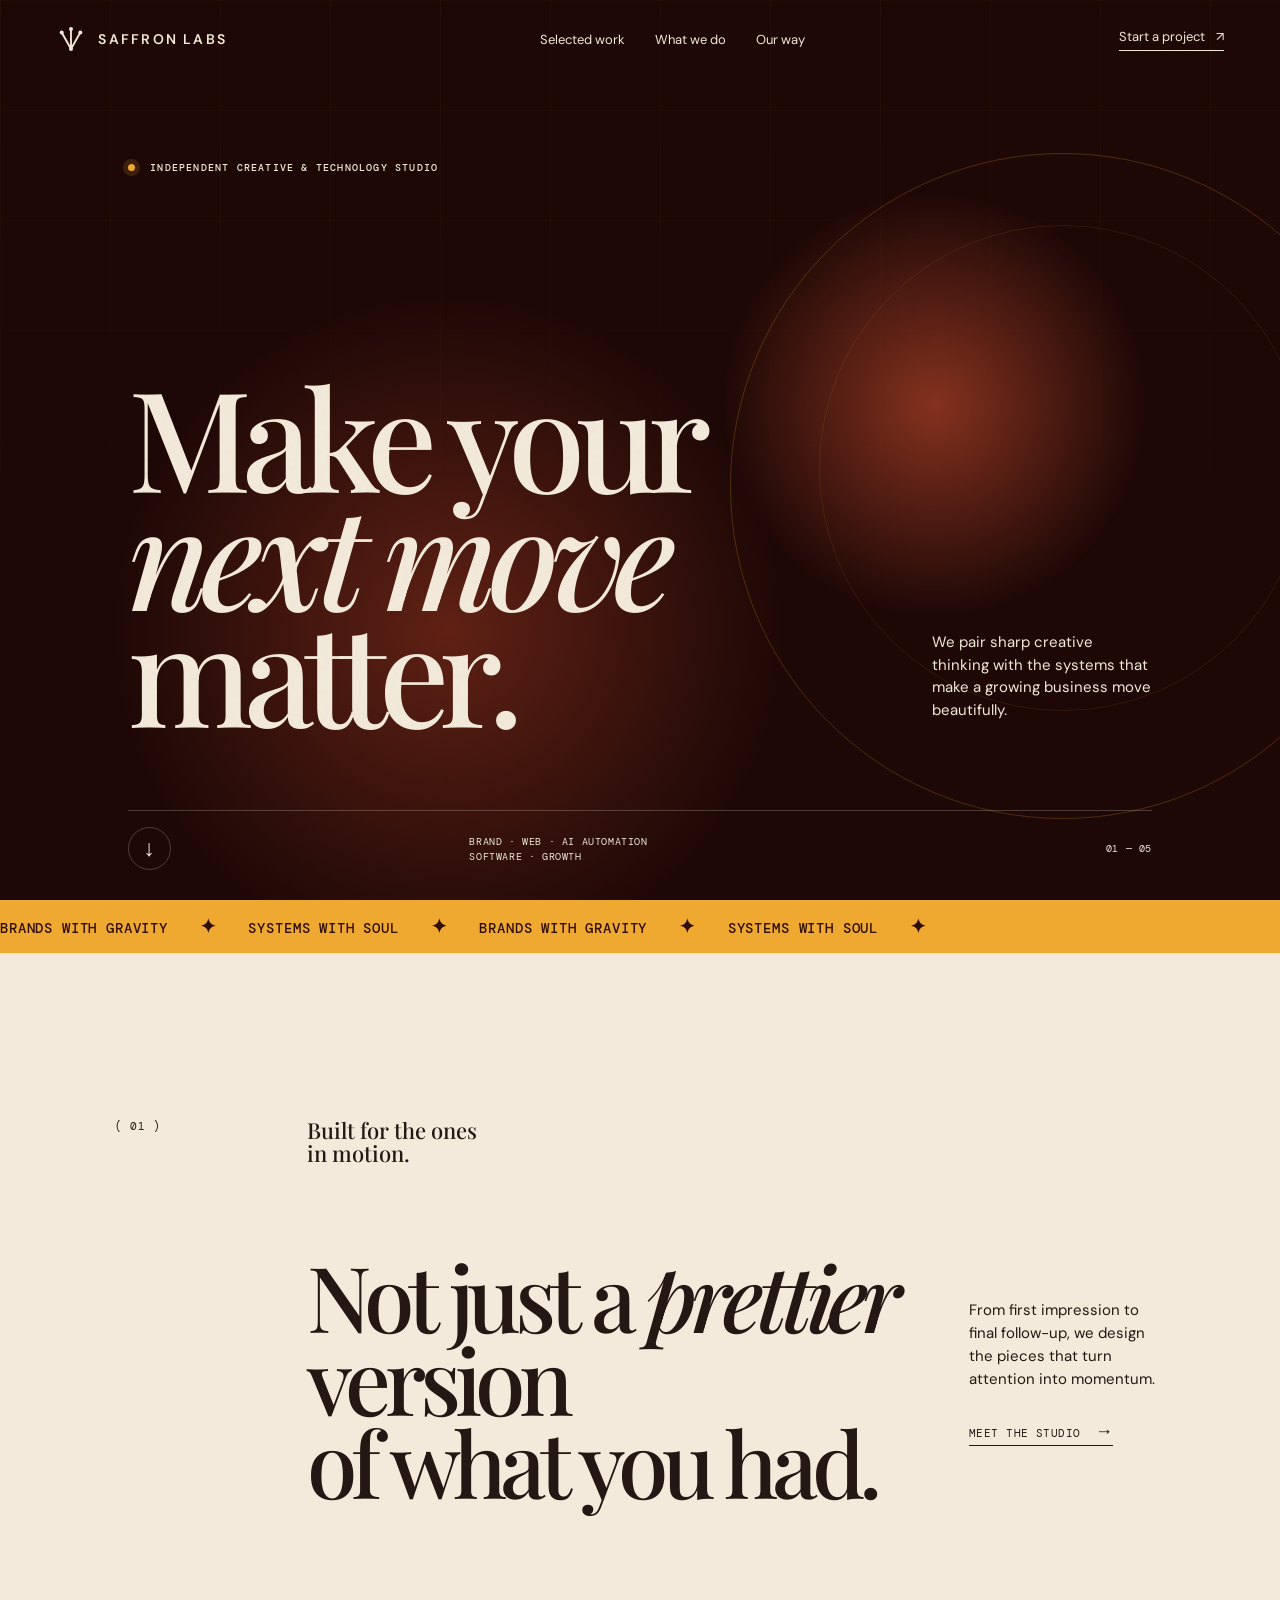
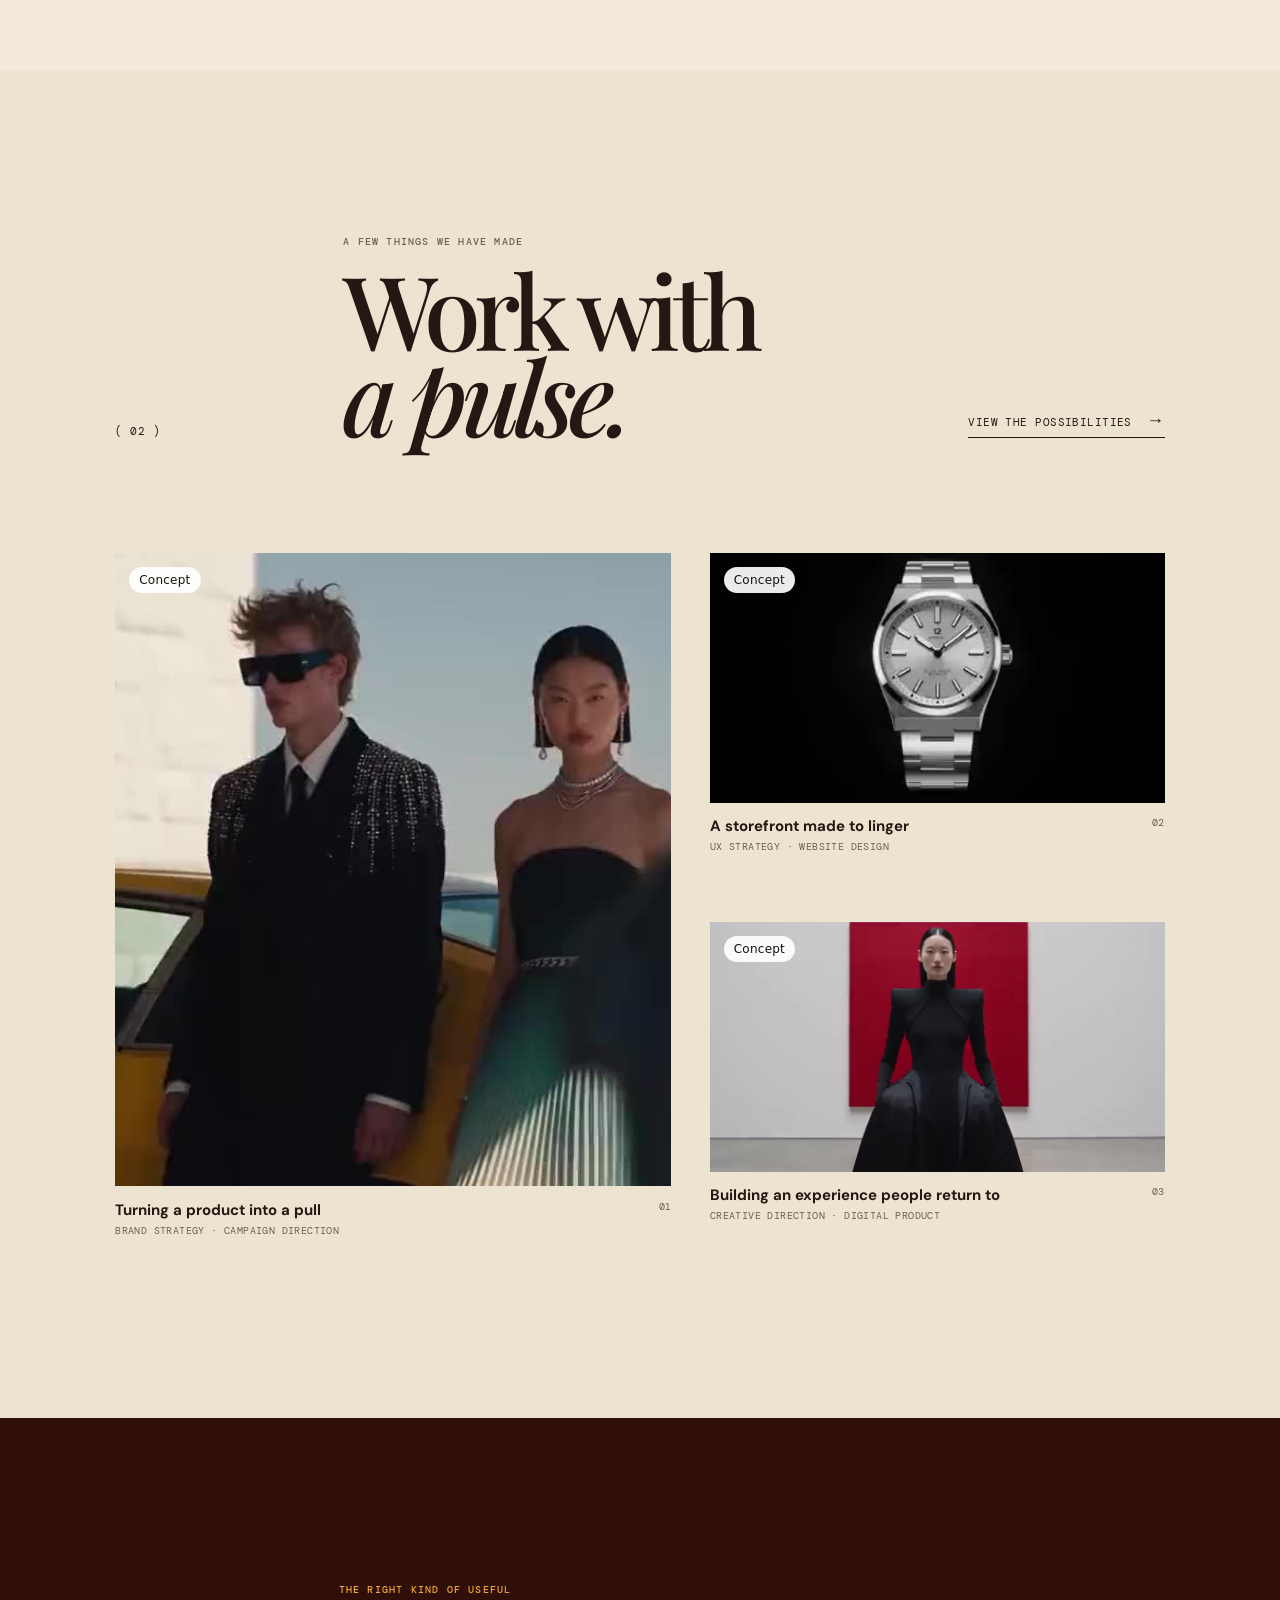
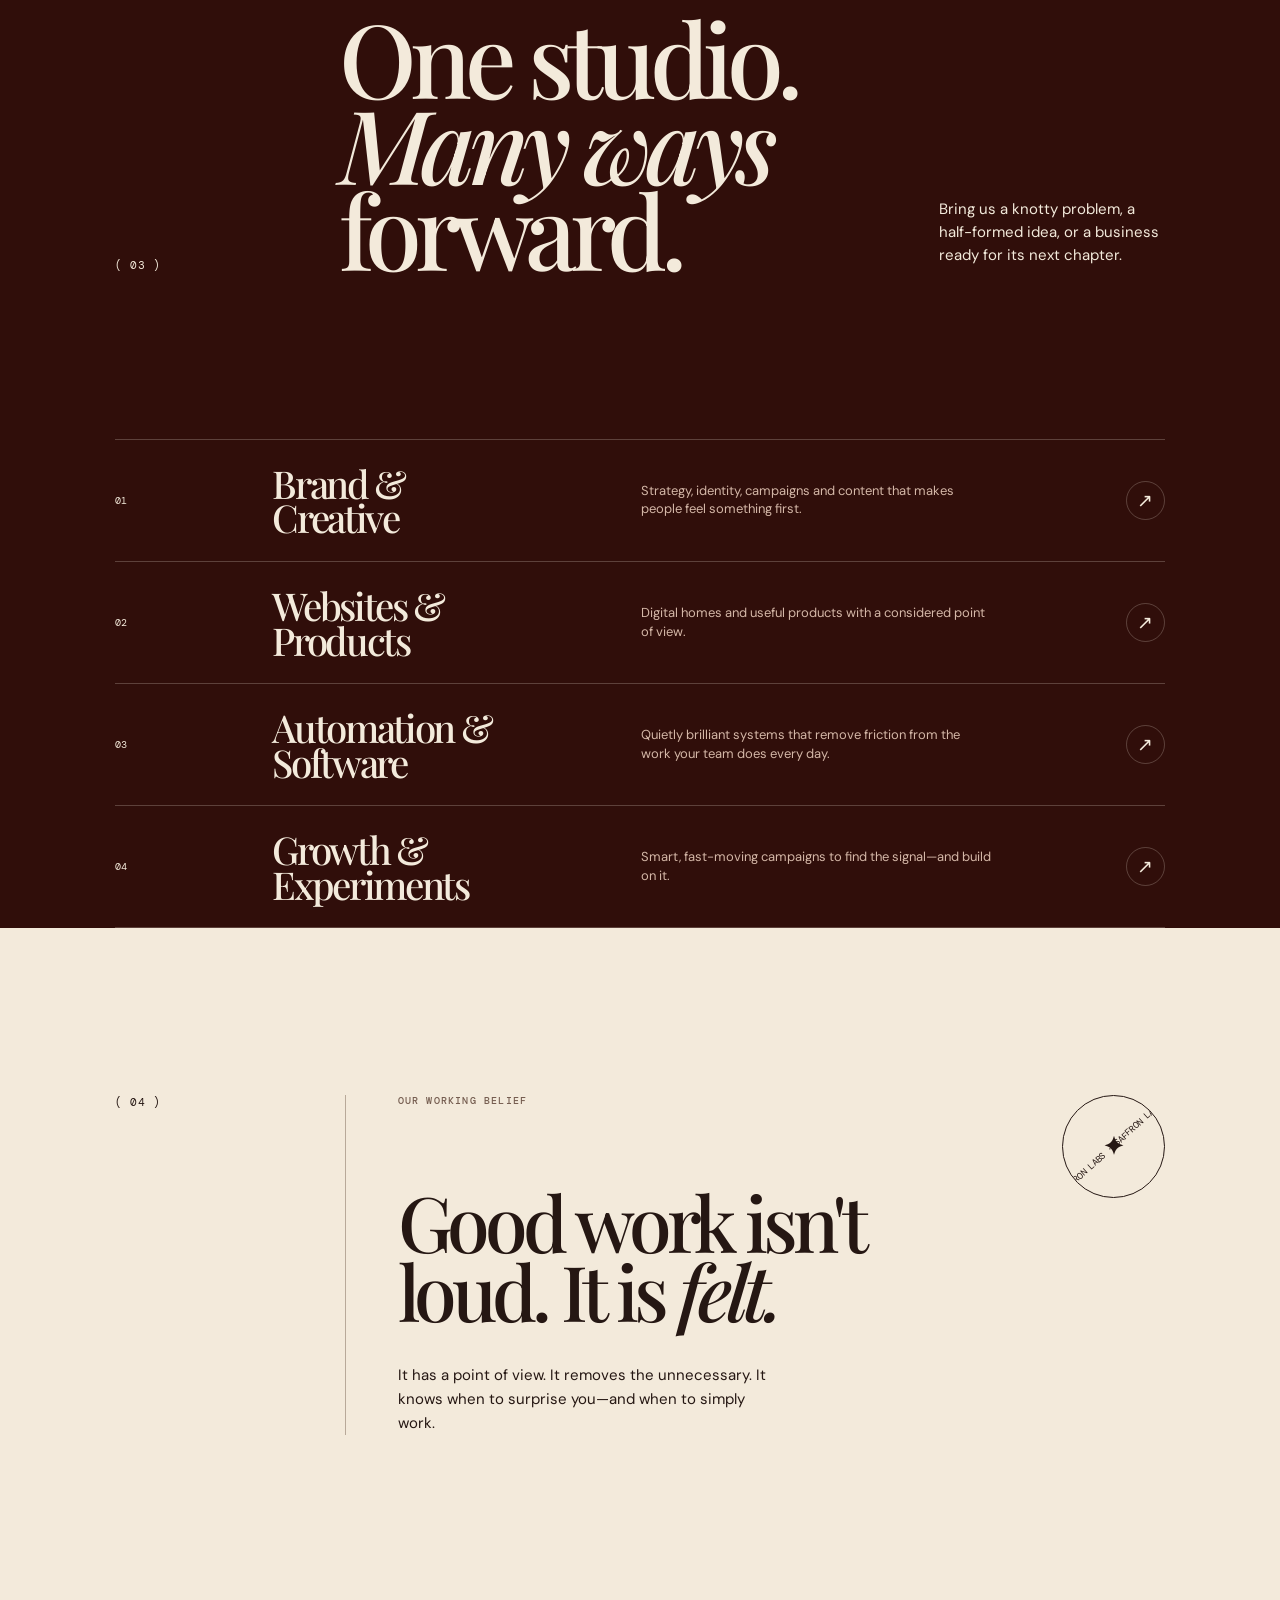
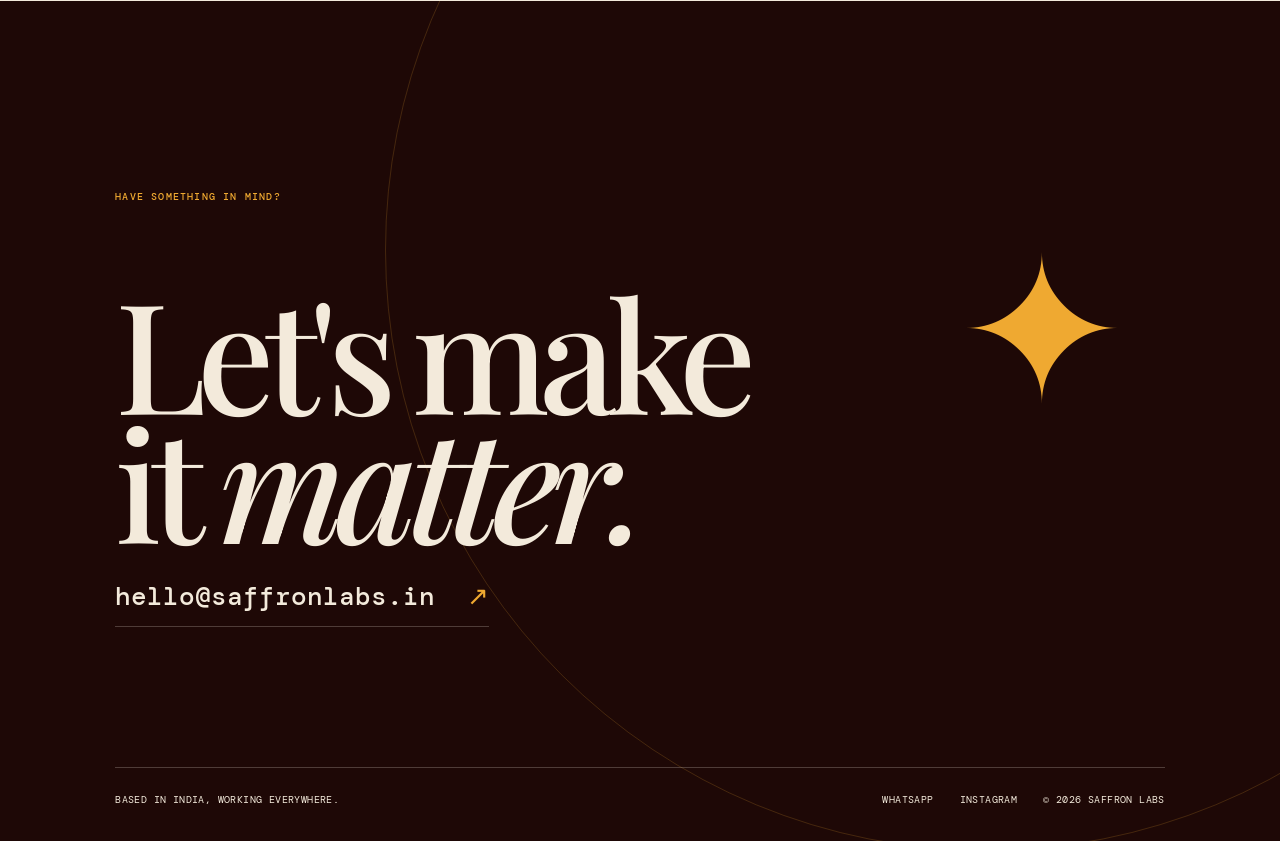
<file: index.html>
<!doctype html>
<html lang="en">
<head>
  <meta charset="UTF-8" />
  <meta name="viewport" content="width=device-width, initial-scale=1.0" />
  <meta name="description" content="Saffron Labs shapes vivid brands, high-converting websites, AI automation and custom software." />
  <title>Saffron Labs — Intelligent solutions, crafted in India</title>
  <link rel="preconnect" href="https://fonts.googleapis.com" />
  <link rel="preconnect" href="https://fonts.gstatic.com" crossorigin />
  <link href="https://fonts.googleapis.com/css2?family=DM+Mono&family=DM+Sans:opsz,wght@9..40,400;9..40,500;9..40,600;9..40,700&family=Playfair+Display:ital,wght@0,500;0,600;0,700;1,500;1,600&display=swap" rel="stylesheet" />
  <link rel="stylesheet" href="/style.css" />
</head>
<body>
  <div class="page-grain" aria-hidden="true"></div>
  <header class="site-header">
    <a class="wordmark" href="#top" aria-label="Saffron Labs home">
      <svg class="mark" viewBox="0 0 42 42" aria-hidden="true"><path d="M21 35V8M21 35L8 12M21 35L34 12"/><circle cx="21" cy="7" r="2.8"/><circle cx="8" cy="12" r="2.8"/><circle cx="34" cy="12" r="2.8"/><circle cx="21" cy="35" r="2.8"/></svg>
      <span>SAFFRON LABS</span>
    </a>
    <nav aria-label="Primary navigation"><a href="/work/">Selected work</a><a href="/services/">What we do</a><a href="/about/">Our way</a></nav>
    <a class="header-cta" href="/contact/">Start a project <span>↗</span></a>
  </header>

  <main id="top">
    <section class="hero">
      <div class="orbit orbit-one" aria-hidden="true"></div><div class="orbit orbit-two" aria-hidden="true"></div>
      <p class="eyebrow"><span class="pulse"></span> Independent creative &amp; technology studio</p>
      <div class="hero-copy">
        <h1>Make your<br><em>next move</em><br>matter.</h1>
        <p>We pair sharp creative thinking with the systems that make a growing business move beautifully.</p>
      </div>
      <div class="hero-bottom">
        <a class="round-link" href="#work" aria-label="Explore our work"><span>↓</span></a>
        <p>Brand · Web · AI automation<br>Software · Growth</p>
        <span class="hero-index">01 — 05</span>
      </div>
    </section>

    <section class="marquee" aria-label="Services"><div>BRANDS WITH GRAVITY <b>✦</b> SYSTEMS WITH SOUL <b>✦</b> BRANDS WITH GRAVITY <b>✦</b> SYSTEMS WITH SOUL <b>✦</b></div></section>

    <section class="intro section-pad" id="about">
      <p class="section-number">( 01 )</p>
      <div><p class="intro-kicker">Built for the ones<br>in motion.</p><h2>Not just a <em>prettier</em> version<br>of what you had.</h2></div>
      <div class="intro-note"><p>From first impression to final follow-up, we design the pieces that turn attention into momentum.</p><a href="#services" class="text-link">Meet the studio <span>→</span></a></div>
    </section>

    <section class="work section-pad" id="work">
      <div class="section-heading"><p class="section-number">( 02 )</p><div><p class="eyebrow dark">A few things we have made</p><h2>Work with<br><em>a pulse.</em></h2></div><a href="#contact" class="text-link">View the possibilities <span>→</span></a></div>
      <div class="work-grid">
        <article class="project project-night"><div class="project-art"><video autoplay muted loop playsinline preload="metadata" poster="/media/loops/jewel.jpg" src="/media/loops/jewel.mp4" aria-label="Concept film: diamond necklaces, then a couple at a desert petrol station"></video><span class="concept-tag">Concept</span></div><div class="project-meta"><div><h3>Turning a product into a pull</h3><p>Brand strategy · Campaign direction</p></div><span>01</span></div></article>
        <article class="project project-paper"><div class="project-art"><video autoplay muted loop playsinline preload="metadata" poster="/media/loops/watch.jpg" src="/media/loops/watch.mp4" aria-label="Concept film: exploded view of a mechanical watch movement"></video><span class="concept-tag">Concept</span></div><div class="project-meta"><div><h3>A storefront made to linger</h3><p>UX strategy · Website design</p></div><span>02</span></div></article>
        <article class="project project-sun"><div class="project-art"><video autoplay muted loop playsinline preload="metadata" poster="/media/loops/editorial.jpg" src="/media/loops/editorial.mp4" aria-label="Concept film: model in a black gown in front of a red canvas"></video><span class="concept-tag">Concept</span></div><div class="project-meta"><div><h3>Building an experience people return to</h3><p>Creative direction · Digital product</p></div><span>03</span></div></article>
      </div>
    </section>

    <section class="services" id="services">
      <div class="services-top section-pad"><p class="section-number">( 03 )</p><div><p class="eyebrow">The right kind of useful</p><h2>One studio.<br><em>Many ways</em> forward.</h2></div><p class="services-intro">Bring us a knotty problem, a half-formed idea, or a business ready for its next chapter.</p></div>
      <div class="service-list">
        <article><span>01</span><h3>Brand &amp;<br>Creative</h3><p>Strategy, identity, campaigns and content that makes people feel something first.</p><button aria-label="Learn about Brand and Creative">↗</button></article>
        <article><span>02</span><h3>Websites &amp;<br>Products</h3><p>Digital homes and useful products with a considered point of view.</p><button aria-label="Learn about Websites and Products">↗</button></article>
        <article><span>03</span><h3>Automation &amp;<br>Software</h3><p>Quietly brilliant systems that remove friction from the work your team does every day.</p><button aria-label="Learn about Automation and Software">↗</button></article>
        <article><span>04</span><h3>Growth &amp;<br>Experiments</h3><p>Smart, fast-moving campaigns to find the signal—and build on it.</p><button aria-label="Learn about Growth and Experiments">↗</button></article>
      </div>
    </section>

    <section class="manifesto section-pad"><p class="section-number">( 04 )</p><div class="manifesto-line"></div><div class="manifesto-copy"><p class="eyebrow dark">Our working belief</p><h2>Good work isn't<br>loud. It is <em>felt.</em></h2><p>It has a point of view. It removes the unnecessary. It knows when to surprise you—and when to simply work.</p></div><div class="stamp" aria-label="Saffron Labs — crafted in India"><span>SAFFRON LABS · SAFFRON LABS · </span><b>✦</b></div></section>

    <section class="contact" id="contact"><div class="contact-star">✦</div><p class="eyebrow">Have something in mind?</p><h2>Let's make<br>it <em>matter.</em></h2><a class="contact-email" href="mailto:hello@saffronlabs.in">hello@saffronlabs.in <span>↗</span></a><div class="contact-foot"><p>Based in India, working everywhere.</p><a href="https://wa.me/918281696632" target="_blank" rel="noreferrer">WhatsApp</a><a href="https://www.instagram.com/saffron.labs/" target="_blank" rel="noreferrer">Instagram</a><span>© <span id="year"></span> Saffron Labs</span></div></section>
  </main>
  <script src="/script.js"></script>
</body>
</html>
</file>
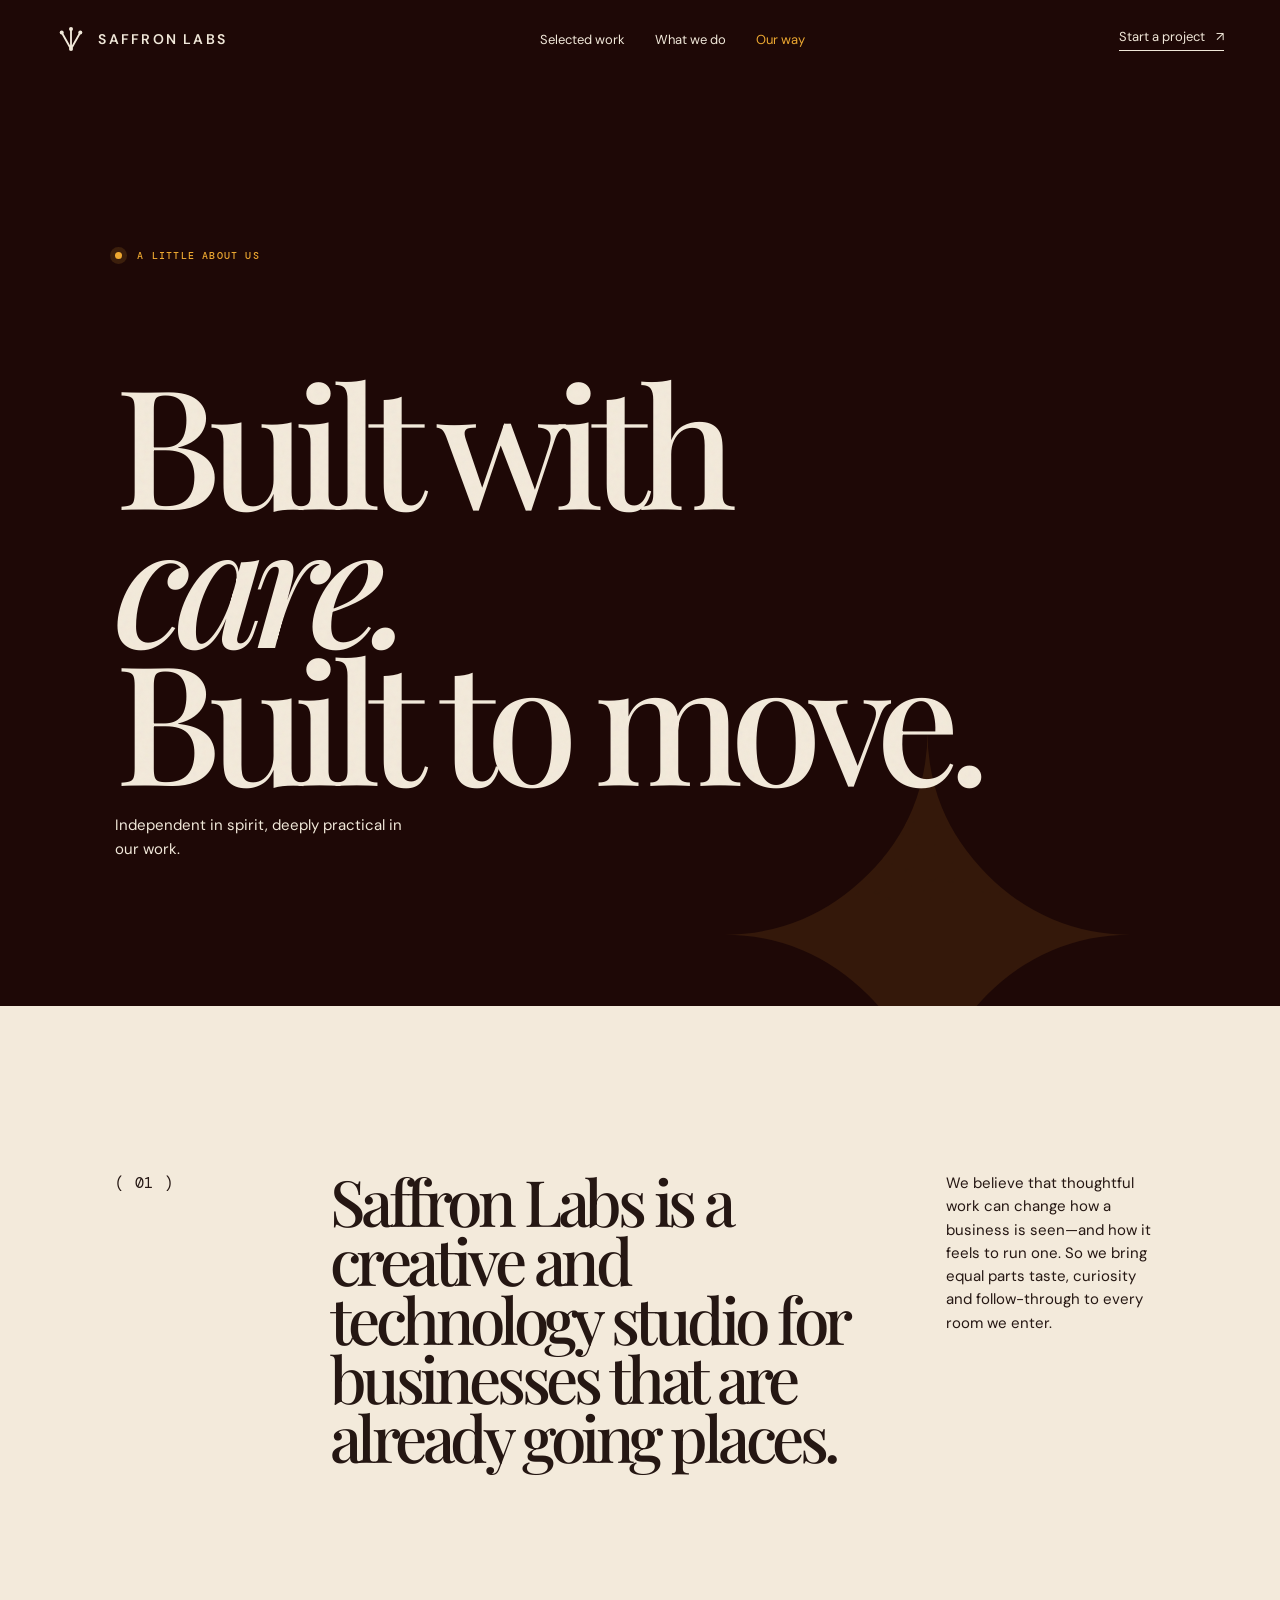
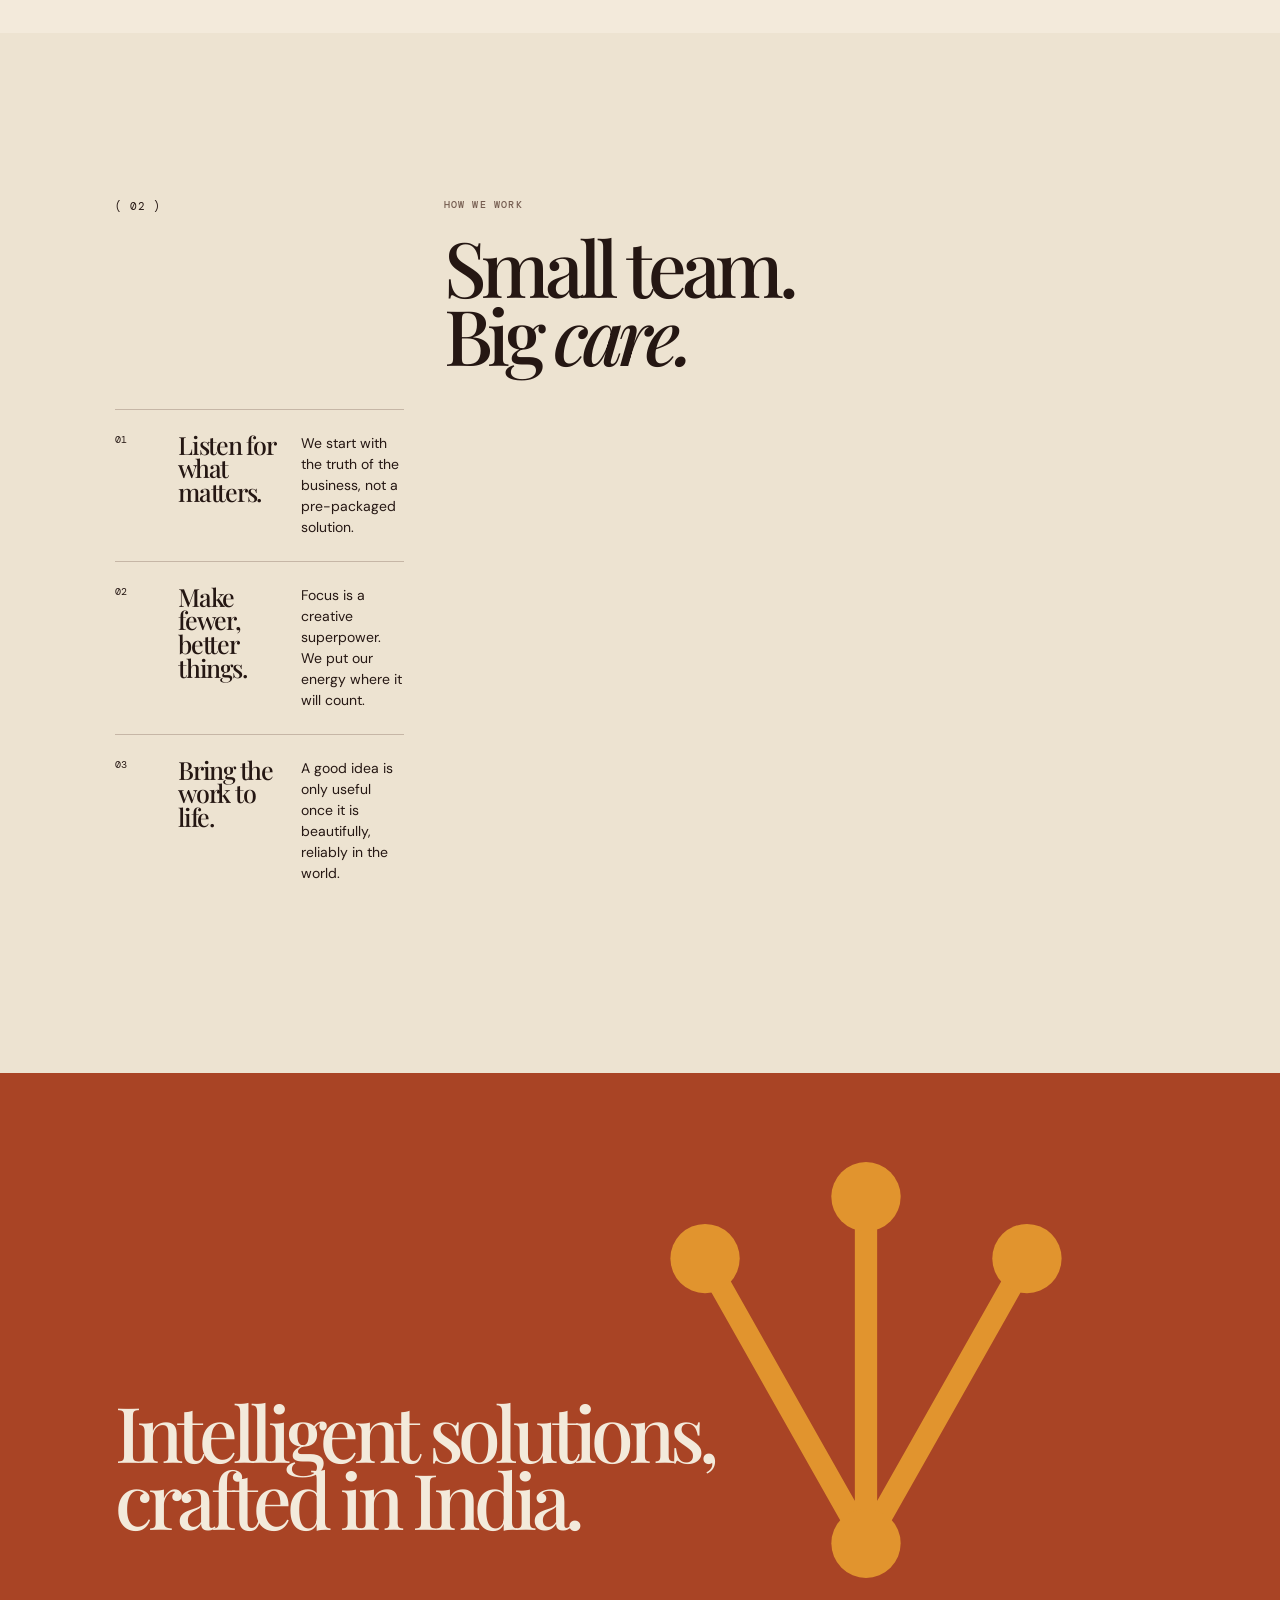
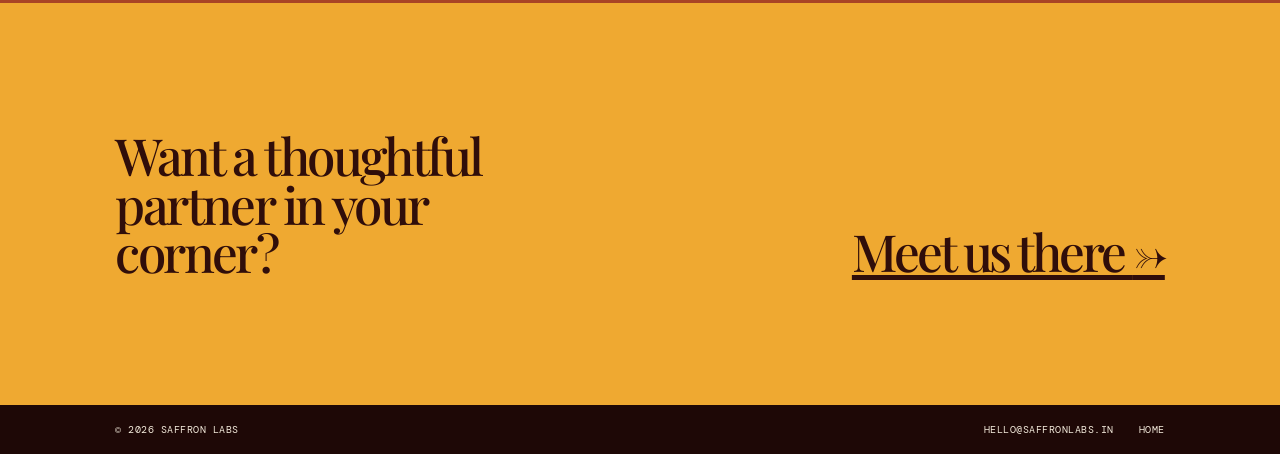
<file: about/index.html>
<!doctype html><html lang="en"><head><meta charset="UTF-8"><meta name="viewport" content="width=device-width,initial-scale=1.0"><meta name="description" content="About Saffron Labs."><title>About — Saffron Labs</title><link rel="preconnect" href="https://fonts.googleapis.com"><link rel="preconnect" href="https://fonts.gstatic.com" crossorigin><link href="https://fonts.googleapis.com/css2?family=DM+Mono&family=DM+Sans:opsz,wght@9..40,400;9..40,500;9..40,600;9..40,700&family=Playfair+Display:ital,wght@0,500;0,600;0,700;1,500;1,600&display=swap" rel="stylesheet"><link rel="stylesheet" href="/style.css"></head><body class="inner-page about-page"><div class="page-grain"></div><header class="site-header"><a class="wordmark" href="/" aria-label="Saffron Labs home"><svg class="mark" viewBox="0 0 42 42"><path d="M21 35V8M21 35L8 12M21 35L34 12"/><circle cx="21" cy="7" r="2.8"/><circle cx="8" cy="12" r="2.8"/><circle cx="34" cy="12" r="2.8"/><circle cx="21" cy="35" r="2.8"/></svg><span>SAFFRON LABS</span></a><nav aria-label="Primary"><a href="/work/">Selected work</a><a href="/services/">What we do</a><a class="active" href="/about/">Our way</a></nav><a class="header-cta" href="/contact/">Start a project <span>↗</span></a></header><main><section class="page-hero"><p class="eyebrow"><span class="pulse"></span> A little about us</p><h1>Built with<br><em>care.</em><br>Built to move.</h1><p>Independent in spirit, deeply practical in our work.</p></section><section class="about-statement section-pad"><p class="section-number">( 01 )</p><h2>Saffron Labs is a creative and technology studio for businesses that are already going places.</h2><p>We believe that thoughtful work can change how a business is seen—and how it feels to run one. So we bring equal parts taste, curiosity and follow-through to every room we enter.</p></section><section class="principles section-pad"><p class="section-number">( 02 )</p><div><p class="eyebrow dark">How we work</p><h2>Small team.<br>Big <em>care.</em></h2></div><ol><li><span>01</span><h3>Listen for what matters.</h3><p>We start with the truth of the business, not a pre-packaged solution.</p></li><li><span>02</span><h3>Make fewer, better things.</h3><p>Focus is a creative superpower. We put our energy where it will count.</p></li><li><span>03</span><h3>Bring the work to life.</h3><p>A good idea is only useful once it is beautifully, reliably in the world.</p></li></ol></section><section class="about-portrait"><div class="portrait-mark"><svg viewBox="0 0 42 42"><path d="M21 35V8M21 35L8 12M21 35L34 12"/><circle cx="21" cy="7" r="2.8"/><circle cx="8" cy="12" r="2.8"/><circle cx="34" cy="12" r="2.8"/><circle cx="21" cy="35" r="2.8"/></svg></div><p>Intelligent solutions,<br>crafted in India.</p></section><section class="closing-band"><p>Want a thoughtful partner in your corner?</p><a href="/contact/">Meet us there <span>→</span></a></section></main><footer class="mini-footer"><span>© <span class="year"></span> Saffron Labs</span><a href="mailto:hello@saffronlabs.in">hello@saffronlabs.in</a><a href="/">Home</a></footer><script src="/script.js"></script></body></html>
</file>
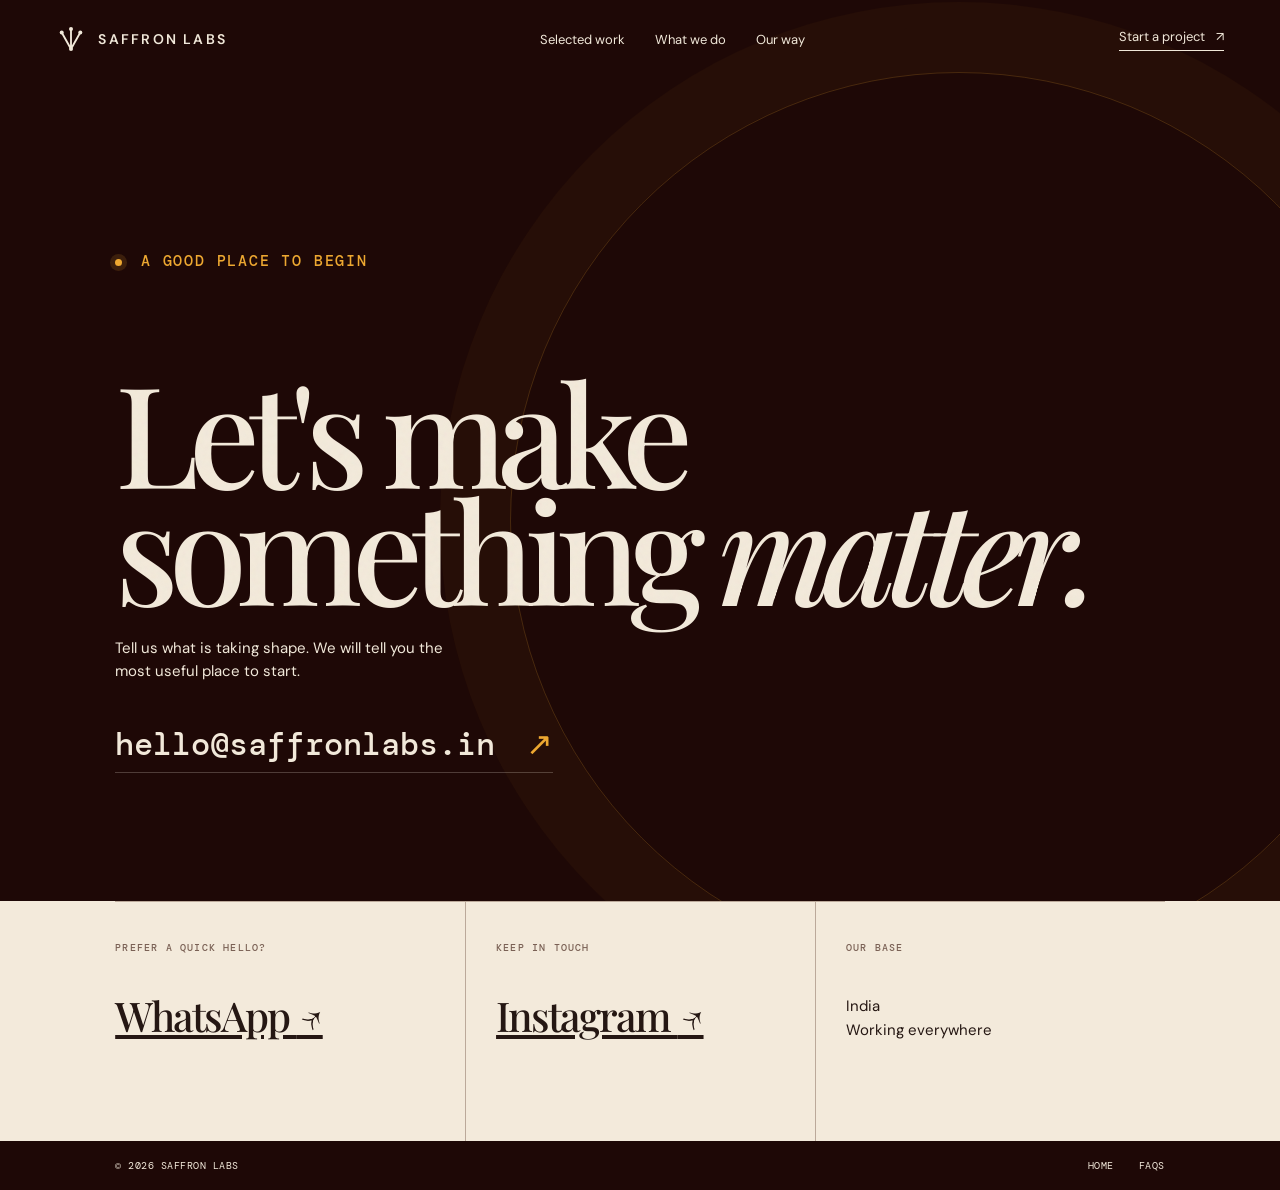
<file: contact/index.html>
<!doctype html><html lang="en"><head><meta charset="UTF-8"><meta name="viewport" content="width=device-width,initial-scale=1.0"><meta name="description" content="Contact Saffron Labs."><title>Contact — Saffron Labs</title><link rel="preconnect" href="https://fonts.googleapis.com"><link rel="preconnect" href="https://fonts.gstatic.com" crossorigin><link href="https://fonts.googleapis.com/css2?family=DM+Mono&family=DM+Sans:opsz,wght@9..40,400;9..40,500;9..40,600;9..40,700&family=Playfair+Display:ital,wght@0,500;0,600;0,700;1,500;1,600&display=swap" rel="stylesheet"><link rel="stylesheet" href="/style.css"></head><body class="contact-page"><div class="page-grain"></div><header class="site-header"><a class="wordmark" href="/" aria-label="Saffron Labs home"><svg class="mark" viewBox="0 0 42 42"><path d="M21 35V8M21 35L8 12M21 35L34 12"/><circle cx="21" cy="7" r="2.8"/><circle cx="8" cy="12" r="2.8"/><circle cx="34" cy="12" r="2.8"/><circle cx="21" cy="35" r="2.8"/></svg><span>SAFFRON LABS</span></a><nav aria-label="Primary"><a href="/work/">Selected work</a><a href="/services/">What we do</a><a href="/about/">Our way</a></nav><a class="header-cta active" href="/contact/">Start a project <span>↗</span></a></header><main><section class="contact-page-hero"><p class="eyebrow"><span class="pulse"></span> A good place to begin</p><h1>Let's make<br>something <em>matter.</em></h1><p>Tell us what is taking shape. We will tell you the most useful place to start.</p><a class="contact-big" href="mailto:hello@saffronlabs.in">hello@saffronlabs.in <span>↗</span></a></section><section class="contact-routes"><div><p class="eyebrow dark">Prefer a quick hello?</p><a href="https://wa.me/918281696632" target="_blank" rel="noreferrer">WhatsApp <span>↗</span></a></div><div><p class="eyebrow dark">Keep in touch</p><a href="https://www.instagram.com/saffron.labs/" target="_blank" rel="noreferrer">Instagram <span>↗</span></a></div><div><p class="eyebrow dark">Our base</p><p>India<br>Working everywhere</p></div></section></main><footer class="mini-footer"><span>© <span class="year"></span> Saffron Labs</span><a href="/">Home</a><a href="/faq/">FAQs</a></footer><script src="/script.js"></script></body></html>
</file>
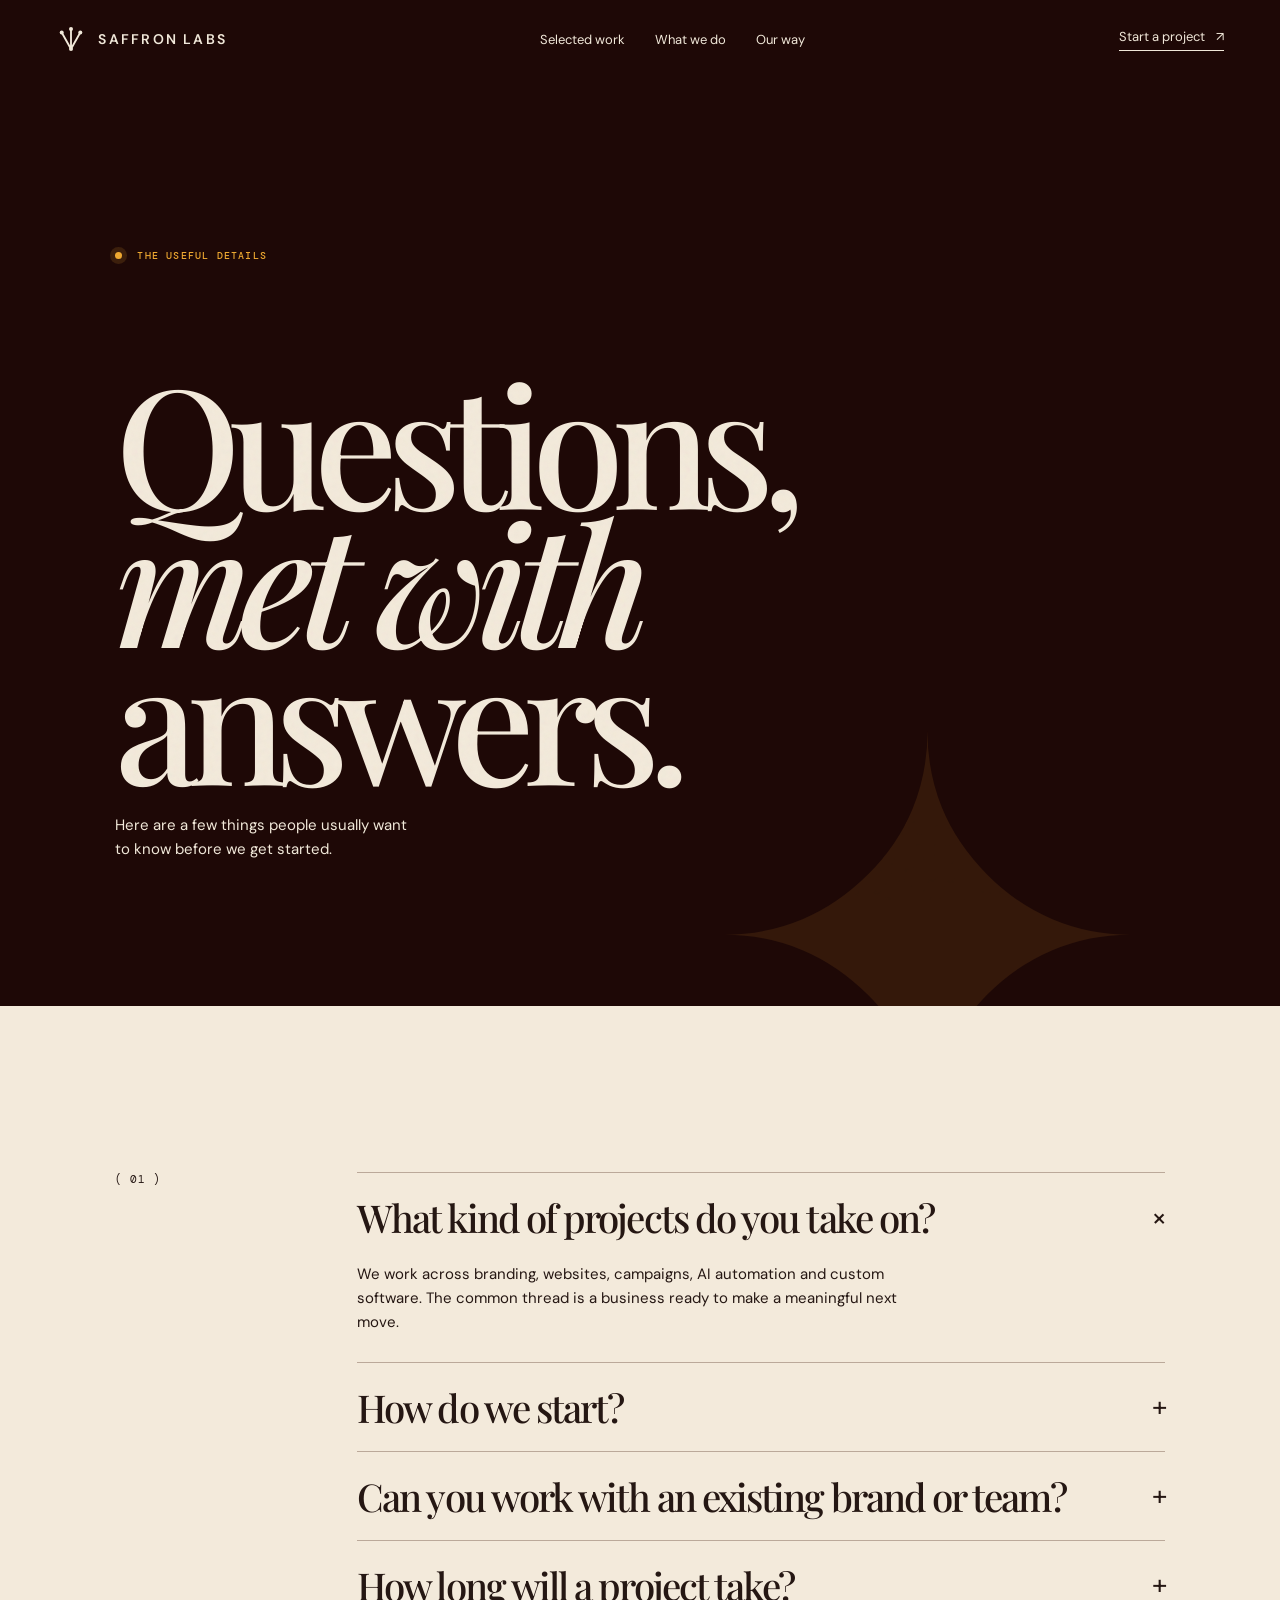
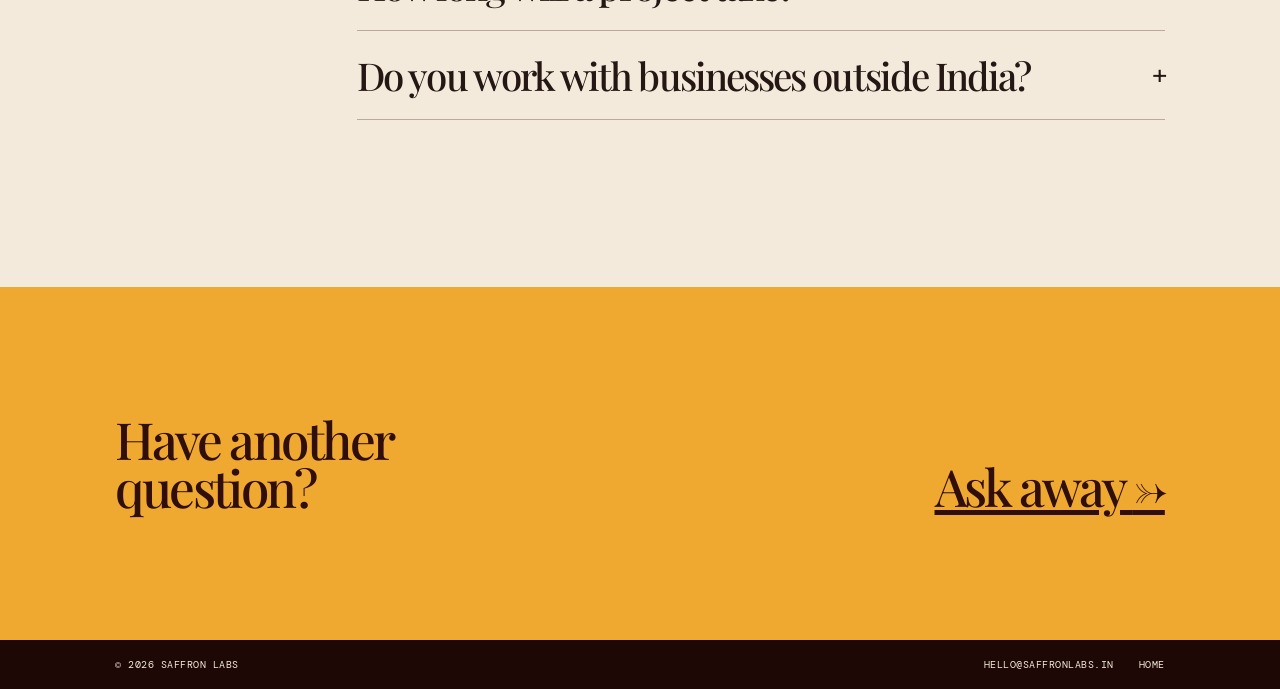
<file: faq/index.html>
<!doctype html><html lang="en"><head><meta charset="UTF-8"><meta name="viewport" content="width=device-width,initial-scale=1.0"><meta name="description" content="Frequently asked questions about Saffron Labs."><title>FAQs — Saffron Labs</title><link rel="preconnect" href="https://fonts.googleapis.com"><link rel="preconnect" href="https://fonts.gstatic.com" crossorigin><link href="https://fonts.googleapis.com/css2?family=DM+Mono&family=DM+Sans:opsz,wght@9..40,400;9..40,500;9..40,600;9..40,700&family=Playfair+Display:ital,wght@0,500;0,600;0,700;1,500;1,600&display=swap" rel="stylesheet"><link rel="stylesheet" href="/style.css"></head><body class="inner-page faq-page"><div class="page-grain"></div><header class="site-header"><a class="wordmark" href="/" aria-label="Saffron Labs home"><svg class="mark" viewBox="0 0 42 42"><path d="M21 35V8M21 35L8 12M21 35L34 12"/><circle cx="21" cy="7" r="2.8"/><circle cx="8" cy="12" r="2.8"/><circle cx="34" cy="12" r="2.8"/><circle cx="21" cy="35" r="2.8"/></svg><span>SAFFRON LABS</span></a><nav aria-label="Primary"><a href="/work/">Selected work</a><a href="/services/">What we do</a><a href="/about/">Our way</a></nav><a class="header-cta" href="/contact/">Start a project <span>↗</span></a></header><main><section class="page-hero"><p class="eyebrow"><span class="pulse"></span> The useful details</p><h1>Questions,<br><em>met with</em><br>answers.</h1><p>Here are a few things people usually want to know before we get started.</p></section><section class="faq-list section-pad"><p class="section-number">( 01 )</p><div class="faqs"><details open><summary>What kind of projects do you take on?<span>+</span></summary><p>We work across branding, websites, campaigns, AI automation and custom software. The common thread is a business ready to make a meaningful next move.</p></details><details><summary>How do we start?<span>+</span></summary><p>Send us a note with what is changing, what feels stuck and where you want to go. We will come back with the clearest next step.</p></details><details><summary>Can you work with an existing brand or team?<span>+</span></summary><p>Yes. We can sharpen what already exists, bring a campaign to life, or work alongside your in-house team.</p></details><details><summary>How long will a project take?<span>+</span></summary><p>That depends on the shape of the work. After an initial conversation, we map a focused scope and an honest timeline before anything begins.</p></details><details><summary>Do you work with businesses outside India?<span>+</span></summary><p>Absolutely. We are based in India and collaborate with ambitious teams wherever they are.</p></details></div></section><section class="closing-band"><p>Have another question?</p><a href="mailto:hello@saffronlabs.in">Ask away <span>→</span></a></section></main><footer class="mini-footer"><span>© <span class="year"></span> Saffron Labs</span><a href="mailto:hello@saffronlabs.in">hello@saffronlabs.in</a><a href="/">Home</a></footer><script src="/script.js"></script></body></html>
</file>
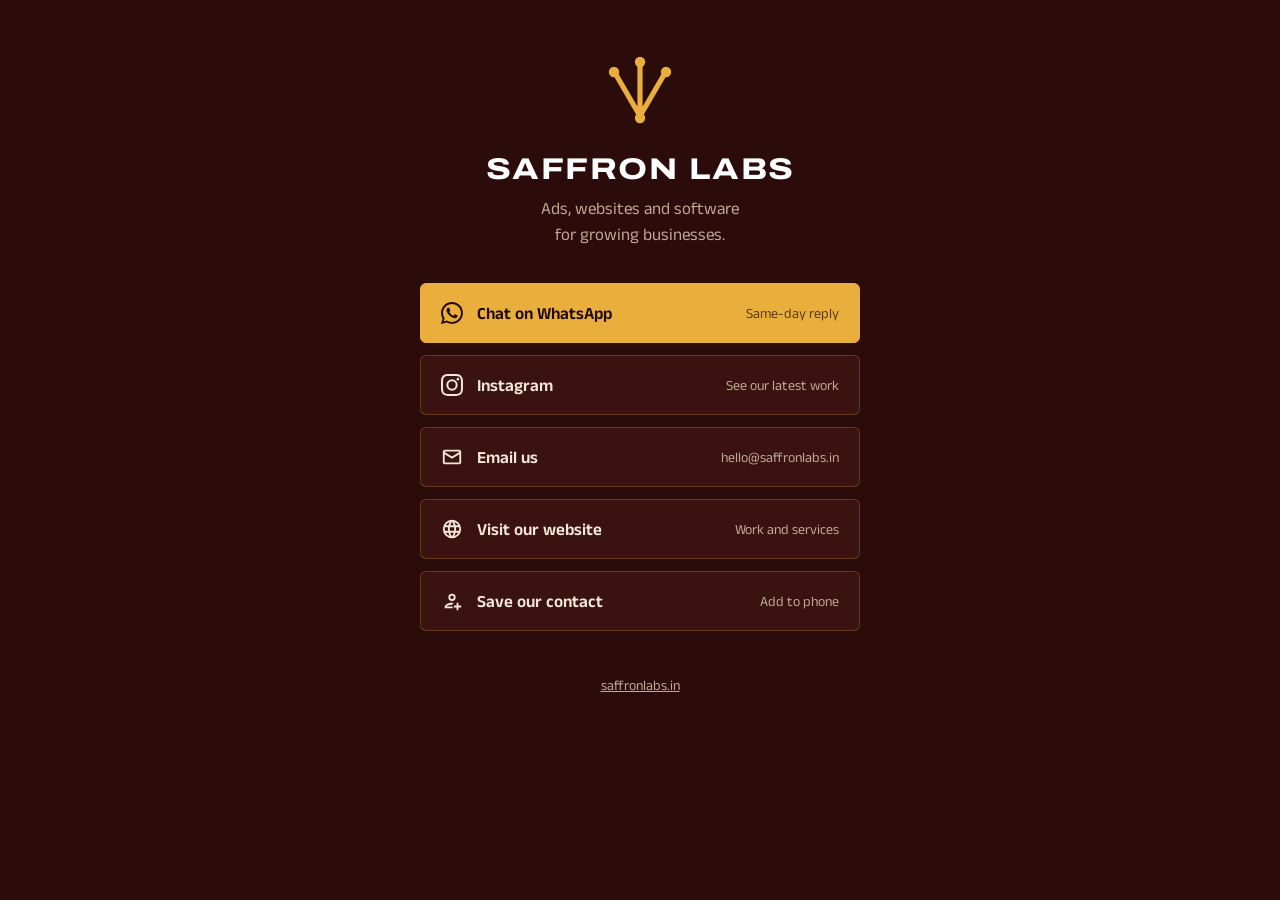
<file: links/index.html>
<!doctype html>
<html lang="en">
<head>
<meta charset="utf-8">
<meta name="viewport" content="width=device-width, initial-scale=1, viewport-fit=cover">
<title>Saffron Labs: links</title>
<meta name="description" content="Reach Saffron Labs on WhatsApp, Instagram or email. Ads, websites and software for growing businesses.">
<link rel="canonical" href="https://saffronlabs.in/links/">
<meta name="theme-color" content="#2b0c0a">
<meta property="og:type" content="website">
<meta property="og:url" content="https://saffronlabs.in/links/">
<meta property="og:title" content="Saffron Labs">
<meta property="og:description" content="Ads, websites and software for growing businesses.">
<meta property="og:image" content="https://saffronlabs.in/media/loops/hero.jpg">
<link rel="icon" href="data:image/svg+xml,%3Csvg xmlns='http://www.w3.org/2000/svg' viewBox='0 0 42 42'%3E%3Crect width='42' height='42' rx='8' fill='%232b0c0a'/%3E%3Cg stroke='%23e9ae3c' stroke-width='3' stroke-linecap='round' fill='none'%3E%3Cpath d='M21 33V9M21 33L9 13M21 33L33 13'/%3E%3C/g%3E%3Cg fill='%23e9ae3c'%3E%3Ccircle cx='21' cy='8' r='3'/%3E%3Ccircle cx='9' cy='13' r='3'/%3E%3Ccircle cx='33' cy='13' r='3'/%3E%3Ccircle cx='21' cy='34' r='3'/%3E%3C/g%3E%3C/svg%3E">
<link rel="preconnect" href="https://fonts.googleapis.com">
<link rel="preconnect" href="https://fonts.gstatic.com" crossorigin>
<link rel="stylesheet" href="https://fonts.googleapis.com/css2?family=Anek+Latin:wght@400;500;600&family=Archivo:wdth,wght@62..125,400..800&display=swap">
<style>
  :root{
    --maroon:#2b0c0a; --maroon-2:#3a120f; --maroon-line:rgba(233,174,60,.24);
    --gold:#e9ae3c; --gold-hover:#f3bf57; --on-gold:#1f0a05;
    --on-maroon:#f3e7da; --muted-on-maroon:#bfa894;
    --display:"Archivo","Helvetica Neue",Arial,sans-serif;
    --text:"Anek Latin",system-ui,-apple-system,"Segoe UI",sans-serif;
    color-scheme:dark;
  }
  *{box-sizing:border-box}
  html{-webkit-text-size-adjust:100%}
  body{
    margin:0;min-height:100vh;min-height:100dvh;
    background:var(--maroon);color:var(--on-maroon);
    font:400 17px/1.5 var(--text);
    display:flex;flex-direction:column;align-items:center;
    padding:max(48px,env(safe-area-inset-top)) max(16px,env(safe-area-inset-right)) max(32px,env(safe-area-inset-bottom)) max(16px,env(safe-area-inset-left));
  }
  main{width:100%;max-width:440px;display:flex;flex-direction:column;align-items:center;flex:1}
  .mark{width:84px;height:84px;margin-bottom:22px}
  .mark path{fill:none;stroke:var(--gold);stroke-width:2.6;stroke-linecap:round}
  .mark circle{fill:var(--gold)}
  h1{
    margin:0;color:#fff;text-align:center;
    font:760 30px/1 var(--display);font-variation-settings:"wdth" 120;letter-spacing:.05em;
  }
  .tag{margin:12px 0 0;text-align:center;color:var(--muted-on-maroon);max-width:30ch;text-wrap:balance}
  ul{list-style:none;margin:36px 0 0;padding:0;width:100%;display:grid;gap:12px}
  .link{
    display:flex;align-items:center;gap:14px;min-height:60px;padding:0 20px;
    border:1px solid var(--maroon-line);border-radius:6px;background:var(--maroon-2);
    color:var(--on-maroon);text-decoration:none;font:600 17px/1.2 var(--text);
    transition:background-color .15s,border-color .15s,transform .1s;
  }
  .link:hover{border-color:var(--gold);background:#45160f}
  .link:active{transform:scale(.98)}
  .link:focus-visible{outline:2px solid var(--gold);outline-offset:3px}
  .link svg{width:22px;height:22px;flex:none;fill:currentColor}
  .link .sub{margin-left:auto;padding-left:12px;font:400 14px/1.2 var(--text);color:var(--muted-on-maroon);text-align:right}
  .link.primary{background:var(--gold);border-color:var(--gold);color:var(--on-gold)}
  .link.primary:hover{background:var(--gold-hover);border-color:var(--gold-hover)}
  .link.primary .sub{color:rgba(31,10,5,.7)}
  footer{margin-top:44px;text-align:center;font-size:14px;color:var(--muted-on-maroon)}
  footer a{color:inherit}
  @media (prefers-reduced-motion:reduce){.link{transition:none}.link:active{transform:none}}
</style>
</head>
<body>
<main>
  <svg class="mark" viewBox="0 0 42 42" role="img" aria-label="Saffron Labs logo"><path d="M21 34V8M21 34L8.5 12.5M21 34L33.5 12.5"/><circle cx="21" cy="7" r="2.6"/><circle cx="8" cy="12" r="2.6"/><circle cx="34" cy="12" r="2.6"/><circle cx="21" cy="35" r="2.6"/></svg>
  <h1>SAFFRON LABS</h1>
  <p class="tag">Ads, websites and software for growing businesses.</p>

  <ul>
    <li><a class="link primary" href="https://wa.me/918281696632?text=Hi%20Saffron%20Labs%2C%20I%27d%20like%20to%20talk%20about%20a%20project." target="_blank" rel="noopener">
      <svg viewBox="0 0 24 24" aria-hidden="true"><path d="M17.5 14.4c-.3-.1-1.8-.9-2-1-.3-.1-.5-.1-.7.1-.2.3-.8 1-.9 1.2-.2.2-.3.2-.6.1-.3-.1-1.3-.5-2.4-1.5-.9-.8-1.5-1.8-1.7-2.1-.2-.3 0-.5.1-.6l.4-.5c.2-.2.2-.3.3-.5.1-.2 0-.4 0-.5l-.9-2.2c-.2-.6-.5-.5-.7-.5h-.6c-.2 0-.5.1-.8.4-.3.3-1 1-1 2.5s1.1 2.9 1.2 3.1c.1.2 2.1 3.2 5.1 4.5.7.3 1.3.5 1.7.6.7.2 1.4.2 1.9.1.6-.1 1.8-.7 2-1.4.2-.7.2-1.3.2-1.4-.1-.1-.3-.2-.6-.3zM12 21.8c-1.8 0-3.5-.5-5-1.4l-.4-.2-3.7 1 1-3.6-.2-.4C2.7 15.6 2.2 13.8 2.2 12 2.2 6.6 6.6 2.2 12 2.2c2.6 0 5.1 1 6.9 2.9 1.8 1.8 2.9 4.3 2.9 6.9 0 5.4-4.4 9.8-9.8 9.8zm8.4-18.2C18.2 1.3 15.2 0 12 0 5.4 0 .1 5.3.1 11.9c0 2.1.6 4.2 1.6 6L0 24l6.3-1.7c1.8 1 3.8 1.5 5.7 1.5 6.6 0 11.9-5.3 11.9-11.9 0-3.2-1.2-6.2-3.5-8.3z"/></svg>
      Chat on WhatsApp<span class="sub">Same-day reply</span></a></li>

    <li><a class="link" href="https://www.instagram.com/saffron.labs/" target="_blank" rel="noopener">
      <svg viewBox="0 0 24 24" aria-hidden="true"><path d="M12 2.2c3.2 0 3.6 0 4.8.1 1.2.1 1.8.2 2.2.4.6.2 1 .5 1.4.9.4.4.7.8.9 1.4.2.4.4 1.1.4 2.2.1 1.3.1 1.6.1 4.8s0 3.6-.1 4.8c-.1 1.2-.2 1.8-.4 2.2-.2.6-.5 1-.9 1.4-.4.4-.8.7-1.4.9-.4.2-1.1.4-2.2.4-1.3.1-1.6.1-4.8.1s-3.6 0-4.8-.1c-1.2-.1-1.8-.2-2.2-.4-.6-.2-1-.5-1.4-.9-.4-.4-.7-.8-.9-1.4-.2-.4-.4-1.1-.4-2.2-.1-1.3-.1-1.6-.1-4.8s0-3.6.1-4.8c.1-1.2.2-1.8.4-2.2.2-.6.5-1 .9-1.4.4-.4.8-.7 1.4-.9.4-.2 1.1-.4 2.2-.4 1.2-.1 1.6-.1 4.8-.1M12 0C8.7 0 8.3 0 7.1.1 5.8.1 4.9.3 4.1.6c-.8.3-1.5.7-2.1 1.4C1.3 2.6.9 3.3.6 4.1.3 4.9.1 5.8.1 7.1 0 8.3 0 8.7 0 12s0 3.7.1 4.9c.1 1.3.3 2.2.6 2.9.3.8.7 1.5 1.4 2.1.7.7 1.3 1.1 2.1 1.4.8.3 1.6.5 2.9.6 1.2.1 1.6.1 4.9.1s3.7 0 4.9-.1c1.3-.1 2.2-.3 2.9-.6.8-.3 1.5-.7 2.1-1.4.7-.7 1.1-1.3 1.4-2.1.3-.8.5-1.6.6-2.9.1-1.2.1-1.6.1-4.9s0-3.7-.1-4.9c-.1-1.3-.3-2.2-.6-2.9-.3-.8-.7-1.5-1.4-2.1C21.4 1.3 20.7.9 19.9.6 19.1.3 18.2.1 16.9.1 15.7 0 15.3 0 12 0zm0 5.8a6.2 6.2 0 1 0 0 12.4 6.2 6.2 0 0 0 0-12.4zM12 16a4 4 0 1 1 0-8 4 4 0 0 1 0 8zm6.4-11.8a1.4 1.4 0 1 0 0 2.9 1.4 1.4 0 0 0 0-2.9z"/></svg>
      Instagram<span class="sub">See our latest work</span></a></li>

    <li><a class="link" href="mailto:hello@saffronlabs.in">
      <svg viewBox="0 0 24 24" aria-hidden="true"><path d="M20 4H4a2 2 0 0 0-2 2v12a2 2 0 0 0 2 2h16a2 2 0 0 0 2-2V6a2 2 0 0 0-2-2zm0 2v.5l-8 5-8-5V6h16zM4 18V8.9l7.5 4.7c.3.2.7.2 1 0L20 8.9V18H4z"/></svg>
      Email us<span class="sub">hello@saffronlabs.in</span></a></li>

    <li><a class="link" href="https://saffronlabs.in/">
      <svg viewBox="0 0 24 24" aria-hidden="true"><path d="M12 2a10 10 0 1 0 0 20 10 10 0 0 0 0-20zm6.9 6h-3a15.7 15.7 0 0 0-1.4-3.6A8 8 0 0 1 18.9 8zM12 4c.8 1.2 1.5 2.5 1.9 4h-3.8c.4-1.5 1.1-2.8 1.9-4zM4.3 14a8.2 8.2 0 0 1 0-4h3.4a16.5 16.5 0 0 0 0 4H4.3zm.8 2h3c.3 1.3.8 2.5 1.4 3.6A8 8 0 0 1 5.1 16zm3-8h-3a8 8 0 0 1 4.4-3.6C8.9 5.5 8.4 6.7 8.1 8zM12 20c-.8-1.2-1.5-2.5-1.9-4h3.8c-.4 1.5-1.1 2.8-1.9 4zm2.3-6H9.7a14.7 14.7 0 0 1 0-4h4.6a14.7 14.7 0 0 1 0 4zm.2 5.6c.6-1.1 1.1-2.3 1.4-3.6h3a8 8 0 0 1-4.4 3.6zm1.8-5.6a16.5 16.5 0 0 0 0-4h3.4a8.2 8.2 0 0 1 0 4h-3.4z"/></svg>
      Visit our website<span class="sub">Work and services</span></a></li>

    <li><a class="link" href="saffron-labs.vcf" download="Saffron Labs.vcf">
      <svg viewBox="0 0 24 24" aria-hidden="true"><path d="M12 12a4 4 0 1 0 0-8 4 4 0 0 0 0 8zm0-6a2 2 0 1 1 0 4 2 2 0 0 1 0-4zm0 8c-4 0-8 2-8 5v1h9.1a6.3 6.3 0 0 1-.6-2H6.2c.6-1.2 3-2 5.8-2h.4c.3-.7.7-1.3 1.2-1.9-.5-.1-1-.1-1.6-.1zm7 0h-2v3h-3v2h3v3h2v-3h3v-2h-3v-3z"/></svg>
      Save our contact<span class="sub">Add to phone</span></a></li>
  </ul>

  <footer><a href="https://saffronlabs.in/">saffronlabs.in</a></footer>
</main>
</body>
</html>
</file>
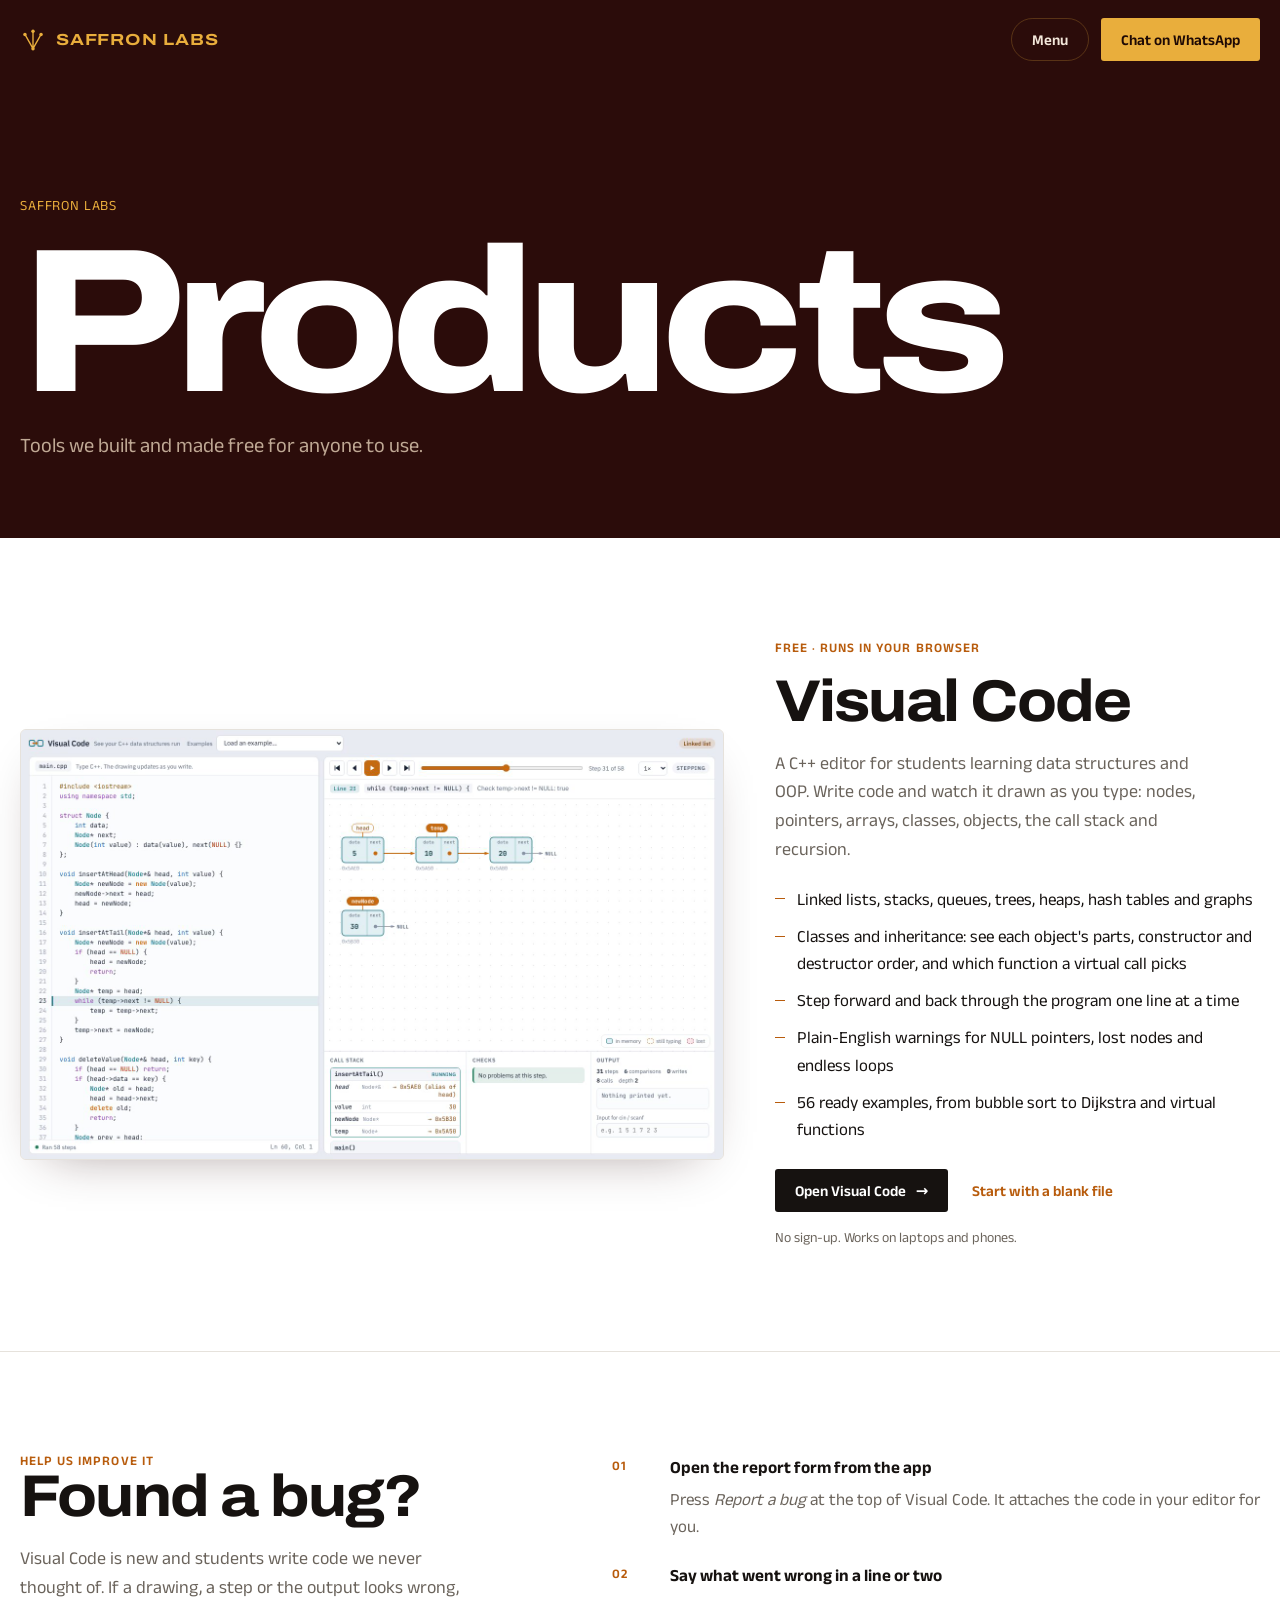
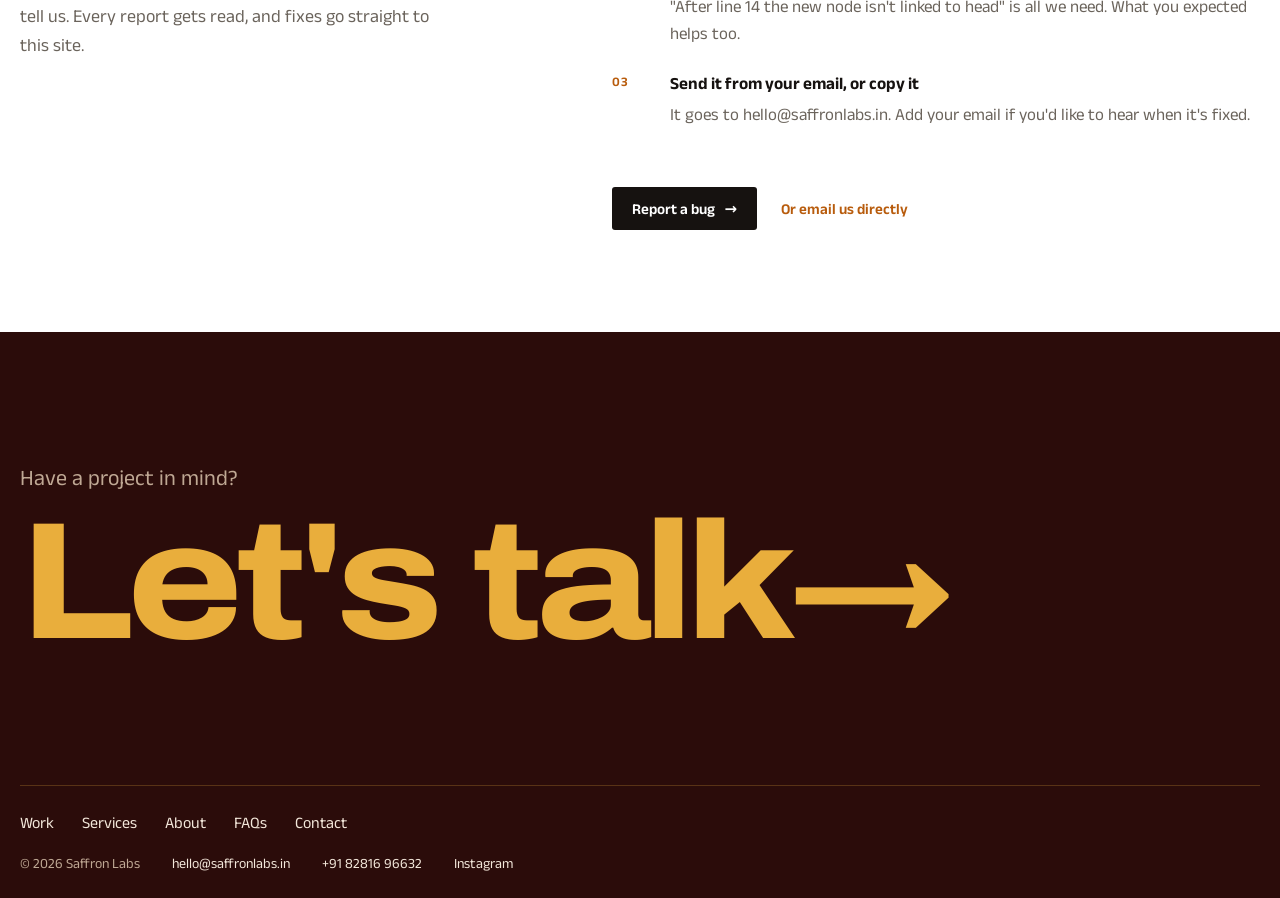
<file: products/index.html>
<!doctype html>
<html lang="en">
<head>
<meta charset="utf-8">
<meta name="viewport" content="width=device-width, initial-scale=1, viewport-fit=cover">
<meta name="robots" content="noindex">
<title>Products · Saffron Labs</title>
<meta name="description" content="Free tools built by Saffron Labs, including Visual Code, a C++ editor that draws data structures and classes as you type.">
<meta name="theme-color" content="#2b0c0a">
<link rel="canonical" href="https://saffronlabs.in/products/">
<meta property="og:type" content="website">
<meta property="og:url" content="https://saffronlabs.in/products/">
<meta property="og:title" content="Products · Saffron Labs">
<meta property="og:description" content="Free tools built by Saffron Labs, including Visual Code, a C++ editor that draws data structures and classes as you type.">
<meta property="og:image" content="https://saffronlabs.in/media/products/visual-code.jpg">
<link rel="icon" href="data:image/svg+xml,%3Csvg xmlns='http://www.w3.org/2000/svg' viewBox='0 0 42 42'%3E%3Crect width='42' height='42' rx='8' fill='%232b0c0a'/%3E%3Cpath d='M21 35V8M21 35L8 12M21 35L34 12' stroke='%23e9ae3c' stroke-width='2.6' stroke-linecap='round' fill='none'/%3E%3Ccircle cx='21' cy='7' r='2.8' fill='%23e9ae3c'/%3E%3Ccircle cx='8' cy='12' r='2.8' fill='%23e9ae3c'/%3E%3Ccircle cx='34' cy='12' r='2.8' fill='%23e9ae3c'/%3E%3Ccircle cx='21' cy='35' r='2.8' fill='%23e9ae3c'/%3E%3C/svg%3E">
<link rel="preconnect" href="https://fonts.googleapis.com">
<link rel="preconnect" href="https://fonts.gstatic.com" crossorigin>
<link rel="stylesheet" href="https://fonts.googleapis.com/css2?family=Anek+Latin:wght@400;500;600&family=Archivo:wdth,wght@62..125,400..800&display=swap">
<link rel="stylesheet" href="/style-legacy.css">

<style>
  .products .wrap{padding-block:clamp(56px,8vw,112px)}
  .product{display:grid;grid-template-columns:minmax(0,1.45fr) minmax(0,1fr);gap:clamp(28px,4vw,56px);align-items:center}
  .product-shot{display:block;border-radius:6px;overflow:hidden;border:1px solid var(--line);background:var(--panel);box-shadow:0 18px 50px -28px rgba(43,12,10,.45);transition:transform .25s}
  .product-shot:hover{transform:translateY(-3px)}
  .product-shot img{display:block;width:100%;height:auto;max-width:100%}
  .product-body{display:grid;gap:18px;align-content:start}
  .product-tag{font:600 13px/1 var(--text);letter-spacing:.08em;text-transform:uppercase;color:var(--saffron)}
  .product-body h2{font-size:clamp(36px,4.6vw,60px);line-height:1;font-weight:740;font-variation-settings:"wdth" 110;letter-spacing:-.03em}
  .product-body .lead{color:var(--quiet);font-size:18px;max-width:42ch}
  .product-body ul{margin:4px 0 0;padding:0;list-style:none;display:grid;gap:10px}
  .product-body li{padding-left:22px;position:relative}
  .product-body li::before{content:"";position:absolute;left:0;top:.75em;width:10px;height:1px;background:var(--saffron)}
  .product-actions{display:flex;flex-wrap:wrap;align-items:center;gap:14px 20px;margin-top:8px}
  .btn-link{font:600 15px/1 var(--text);color:var(--saffron);text-decoration:none;padding:14px 4px}
  .btn-link:hover{text-decoration:underline}
  .product-actions .note{flex-basis:100%;font-size:14px;color:var(--quiet)}
  @media (max-width:860px){.product{grid-template-columns:minmax(0,1fr)}}
  @media (prefers-reduced-motion:reduce){.product-shot{transition:none}.product-shot:hover{transform:none}}
  .report{border-top:1px solid var(--line)}
  .report .wrap{padding-block:clamp(56px,8vw,112px);display:grid;grid-template-columns:minmax(0,1fr) minmax(0,1.2fr);gap:clamp(28px,4vw,64px);align-items:start}
  .report h2{font-size:clamp(36px,4.6vw,60px);line-height:1;font-weight:740;font-variation-settings:"wdth" 110;letter-spacing:-.03em}
  .report .lead{color:var(--quiet);font-size:18px;max-width:44ch;margin-top:18px}
  .report ol{margin:0;padding:0;list-style:none;display:grid;gap:22px;counter-reset:r}
  .report li{counter-increment:r;display:grid;grid-template-columns:44px minmax(0,1fr);gap:4px 14px}
  .report li::before{content:counter(r,decimal-leading-zero);font:600 13px/1.9 var(--text);letter-spacing:.08em;color:var(--saffron);grid-row:span 2}
  .report li strong{font-weight:650}
  .report li span{color:var(--quiet)}
  .report .product-actions{grid-column:2}
  @media (max-width:860px){.report .wrap{grid-template-columns:minmax(0,1fr)}.report .product-actions{grid-column:auto}}
</style>
</head>
<body>
<a class="skip" href="#main">Skip to content</a>
<header class="top band">
  <div class="wrap">
    <a class="brand" href="/" aria-label="Saffron Labs home">
      <svg viewBox="0 0 42 42" aria-hidden="true"><path d="M21 35V8M21 35L8 12M21 35L34 12"/><circle cx="21" cy="7" r="2.8"/><circle cx="8" cy="12" r="2.8"/><circle cx="34" cy="12" r="2.8"/><circle cx="21" cy="35" r="2.8"/></svg>
      <span>SAFFRON LABS</span>
    </a>
    <button class="pill" type="button" id="menu-open" aria-haspopup="dialog" aria-controls="menu">Menu</button>
    <a class="btn btn-gold" href="https://wa.me/918281696632?text=Hi%20Saffron%20Labs%2C%20I%27d%20like%20to%20talk%20about%20a%20project." target="_blank" rel="noopener"><span class="long">Chat on WhatsApp</span><span class="short">WhatsApp</span></a>
  </div>
</header>

<dialog class="menu" id="menu" aria-label="Menu">
  <div class="menu-panel">
    <div class="menu-top">
      <button class="pill pill-on-dark" type="button" id="menu-close">Close</button>
    </div>
    <nav aria-label="Main">
      <ol class="menu-links">
        <li><a href="/">Home<sup aria-hidden="true">01</sup></a></li>
        <li><a href="/work/">Work<sup aria-hidden="true">02</sup></a></li>
        <li><a href="/services/">Services<sup aria-hidden="true">03</sup></a></li>
        <li><a href="/about/">About<sup aria-hidden="true">04</sup></a></li>
        <li><a href="/faq/">FAQs<sup aria-hidden="true">05</sup></a></li>
        <li><a href="/contact/">Contact<sup aria-hidden="true">06</sup></a></li>
      </ol>
    </nav>
    <div class="menu-foot">
      <a href="https://wa.me/918281696632?text=Hi%20Saffron%20Labs%2C%20I%27d%20like%20to%20talk%20about%20a%20project." target="_blank" rel="noopener">WhatsApp</a>
      <a href="mailto:hello@saffronlabs.in">hello@saffronlabs.in</a>
      <a href="https://www.instagram.com/saffron.labs/" target="_blank" rel="noopener">Instagram</a>
    </div>
  </div>
</dialog>

<main id="main">
  <section class="page-hero band">
    <div class="wrap">
      <p class="eyebrow">Saffron Labs</p>
      <h1>Products</h1>
      <p class="hero-line">Tools we built and made free for anyone to use.</p>
    </div>
  </section>

  <section class="products band">
    <div class="wrap">
      <article class="product">
        <a class="product-shot" href="/visual-code/" aria-label="Open Visual Code">
          <img src="/media/products/visual-code.jpg" width="1440" height="880" alt="Visual Code: C++ code on the left; on the right, a linked list drawn as boxes and arrows, with head, temp and newNode labels on the nodes they point to." loading="eager">
        </a>
        <div class="product-body">
          <p class="product-tag">Free · Runs in your browser</p>
          <h2>Visual Code</h2>
          <p class="lead">A C++ editor for students learning data structures and OOP. Write code and watch it drawn as you type: nodes, pointers, arrays, classes, objects, the call stack and recursion.</p>
          <ul>
            <li>Linked lists, stacks, queues, trees, heaps, hash tables and graphs</li>
            <li>Classes and inheritance: see each object's parts, constructor and destructor order, and which function a virtual call picks</li>
            <li>Step forward and back through the program one line at a time</li>
            <li>Plain-English warnings for NULL pointers, lost nodes and endless loops</li>
            <li>56 ready examples, from bubble sort to Dijkstra and virtual functions</li>
          </ul>
          <div class="product-actions">
            <a class="btn btn-ink" href="/visual-code/">Open Visual Code<span aria-hidden="true"> →</span></a>
            <a class="btn-link" href="/visual-code/#new">Start with a blank file</a>
            <span class="note">No sign-up. Works on laptops and phones.</span>
          </div>
        </div>
      </article>
    </div>
  </section>

  <section class="report band" id="report">
    <div class="wrap">
      <div>
        <p class="product-tag">Help us improve it</p>
        <h2>Found a bug?</h2>
        <p class="lead">Visual Code is new and students write code we never thought of. If a drawing, a step or the output looks wrong, tell us. Every report gets read, and fixes go straight to this site.</p>
      </div>
      <ol>
        <li><strong>Open the report form from the app</strong><span>Press <em>Report a bug</em> at the top of Visual Code. It attaches the code in your editor for you.</span></li>
        <li><strong>Say what went wrong in a line or two</strong><span>"After line 14 the new node isn't linked to head" is all we need. What you expected helps too.</span></li>
        <li><strong>Send it from your email, or copy it</strong><span>It goes to hello@saffronlabs.in. Add your email if you'd like to hear when it's fixed.</span></li>
      </ol>
      <div class="product-actions">
        <a class="btn btn-ink" href="/visual-code/#bug">Report a bug<span aria-hidden="true"> →</span></a>
        <a class="btn-link" href="mailto:hello@saffronlabs.in?subject=Visual%20Code%20bug">Or email us directly</a>
      </div>
    </div>
  </section>

  <section class="cta band">
    <div class="wrap">
      <p>Have a project in mind?</p>
      <a class="cta-word" href="/contact/">Let's talk<span aria-hidden="true"> →</span></a>
    </div>
  </section>
</main>

<footer class="band"><div class="wrap">
  <nav class="foot-nav" aria-label="Footer"><a href="/work/">Work</a> <a href="/services/">Services</a> <a href="/about/">About</a> <a href="/faq/">FAQs</a> <a href="/contact/">Contact</a></nav>
  <div class="foot-meta"><span>© 2026 Saffron Labs</span><a href="mailto:hello@saffronlabs.in">hello@saffronlabs.in</a><a href="tel:+918281696632">+91 82816 96632</a><a href="https://www.instagram.com/saffron.labs/" target="_blank" rel="noopener">Instagram</a></div>
</div></footer>
<script src="/script.js"></script>
</body>
</html>
</file>
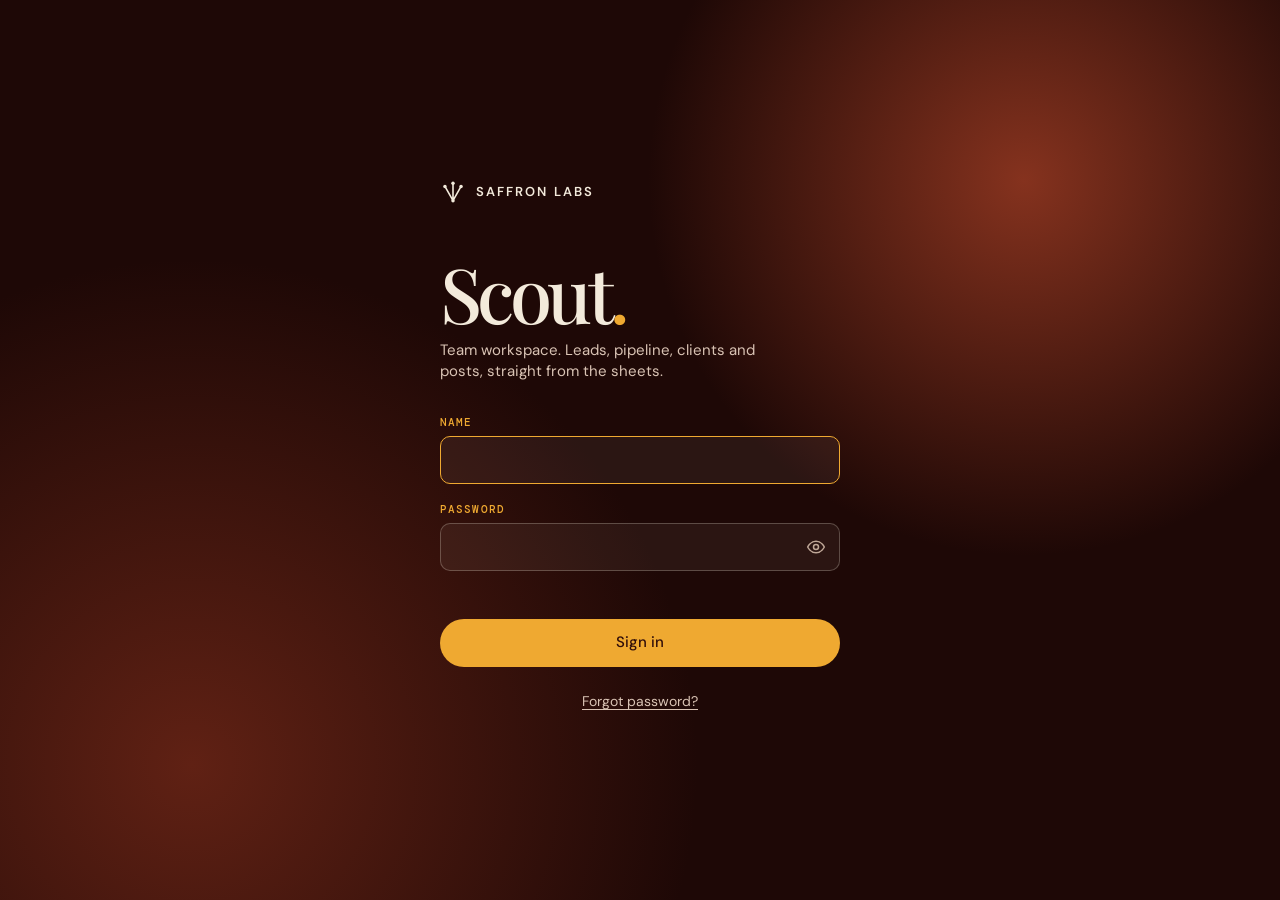
<file: scout/index.html>
<!doctype html>
<html lang="en">
<head>
<meta charset="UTF-8">
<meta name="viewport" content="width=device-width,initial-scale=1.0,viewport-fit=cover">
<meta name="robots" content="noindex,nofollow">
<meta name="theme-color" content="#1e0806">
<title>Saffron Scout</title>
<link rel="preconnect" href="https://fonts.googleapis.com">
<link rel="preconnect" href="https://fonts.gstatic.com" crossorigin>
<link href="https://fonts.googleapis.com/css2?family=DM+Mono:wght@400;500&family=DM+Sans:opsz,wght@9..40,400;9..40,500;9..40,600;9..40,700&family=Playfair+Display:ital,wght@0,500;0,600;1,500&display=swap" rel="stylesheet">
<link rel="stylesheet" href="scout.css?v=20261116b">
<script>try{var t=localStorage.getItem('scout-theme');if(t)document.documentElement.dataset.theme=t}catch(e){}</script>
</head>
<body>
<div id="login" class="login" hidden>
  <div class="login-card">
    <a class="wordmark" href="/" aria-label="Saffron Labs home">
      <svg class="mark" viewBox="0 0 42 42" aria-hidden="true"><path d="M21 35V8M21 35L8 12M21 35L34 12"/><circle cx="21" cy="7" r="2.8"/><circle cx="8" cy="12" r="2.8"/><circle cx="34" cy="12" r="2.8"/><circle cx="21" cy="35" r="2.8"/></svg>
      <span>SAFFRON LABS</span>
    </a>
    <h1>Scout<em>.</em></h1>

    <form id="login-form" class="login-form" novalidate>
      <p class="login-sub">Team workspace. Leads, pipeline, clients and posts, straight from the sheets.</p>
      <label for="login-name">Name</label>
      <input id="login-name" name="name" autocomplete="username" autocapitalize="words" required>
      <label for="login-password">Password</label>
      <input id="login-password" name="password" type="password" autocomplete="current-password" required>
      <p id="login-error" class="form-error" role="alert"></p>
      <button id="login-button" class="btn btn-primary btn-wide" type="submit">Sign in</button>
      <button id="forgot-link" class="login-link" type="button">Forgot password?</button>
    </form>

    <form id="reset-form" class="login-form" novalidate hidden>
      <p class="login-sub">Enter your name and we'll ask Bijo or Kashi to reset your password. They'll send you a temporary one.</p>
      <label for="reset-name">Name</label>
      <input id="reset-name" name="name" autocomplete="username" autocapitalize="words" required>
      <p id="reset-error" class="form-error" role="alert"></p>
      <p id="reset-done" class="login-done" role="status" hidden></p>
      <button id="reset-button" class="btn btn-primary btn-wide" type="submit">Ask for a reset</button>
      <button id="reset-back" class="login-link" type="button">Back to sign in</button>
    </form>

    <form id="newpw-form" class="login-form" novalidate hidden>
      <p class="login-sub">You signed in with a temporary password. Pick your own to continue.</p>
      <input id="newpw-user" type="text" autocomplete="username" hidden>
      <label for="newpw-password">New password</label>
      <input id="newpw-password" type="password" autocomplete="new-password" minlength="8" required aria-describedby="newpw-hint">
      <label for="newpw-confirm">Type it again</label>
      <input id="newpw-confirm" type="password" autocomplete="new-password" required>
      <p id="newpw-hint" class="login-hint">At least 8 characters.</p>
      <p id="newpw-error" class="form-error" role="alert"></p>
      <button id="newpw-button" class="btn btn-primary btn-wide" type="submit">Save password and continue</button>
      <button id="newpw-cancel" class="login-link" type="button">Cancel</button>
    </form>
  </div>
</div>

<div id="app" class="app" hidden>
  <header class="topbar">
    <a class="wordmark" href="/" aria-label="Saffron Labs home">
      <svg class="mark" viewBox="0 0 42 42" aria-hidden="true"><path d="M21 35V8M21 35L8 12M21 35L34 12"/><circle cx="21" cy="7" r="2.8"/><circle cx="8" cy="12" r="2.8"/><circle cx="34" cy="12" r="2.8"/><circle cx="21" cy="35" r="2.8"/></svg>
      <span>SCOUT</span>
    </a>
    <div class="topbar-right">
      <span id="who" class="who"></span>
      <button id="theme" class="btn btn-ghost-light" type="button" aria-label="Switch light or dark theme">◐</button>
      <button id="account" class="btn btn-ghost-light" type="button">Account</button>
      <button id="logout" class="btn btn-ghost-light" type="button">Sign out</button>
    </div>
  </header>
  <nav id="tabs" class="tabs" aria-label="Sections"></nav>
  <main id="view" class="view" tabindex="-1"></main>
</div>

<div id="drawer-backdrop" class="drawer-backdrop" hidden></div>
<aside id="drawer" class="drawer" role="dialog" aria-modal="true" aria-labelledby="drawer-title" hidden></aside>
<div id="toast" class="toast" role="status" aria-live="polite"></div>

<script src="config.js"></script>
<script src="qrcode.js?v=20261116b"></script>
<script src="finance-docs.js?v=20261116b"></script>
<script src="scout.js?v=20261116b"></script>
</body>
</html>
</file>
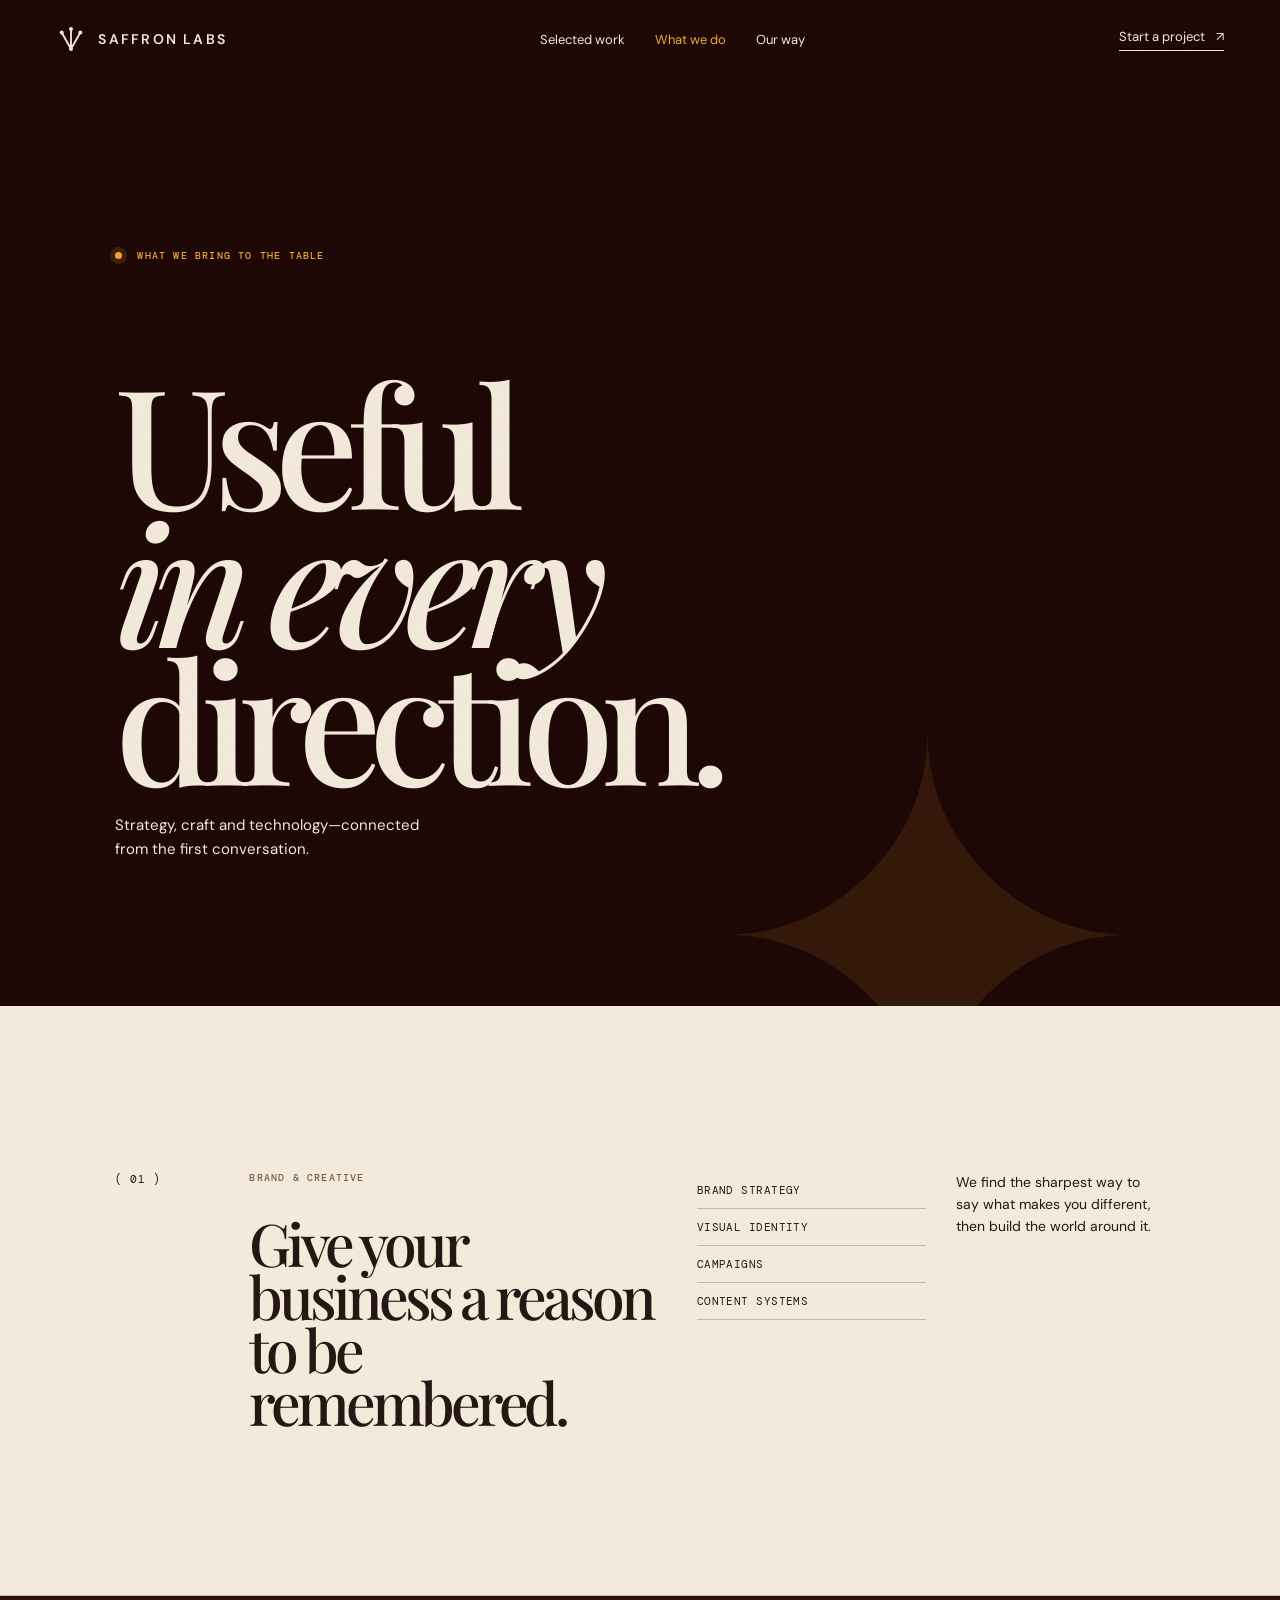
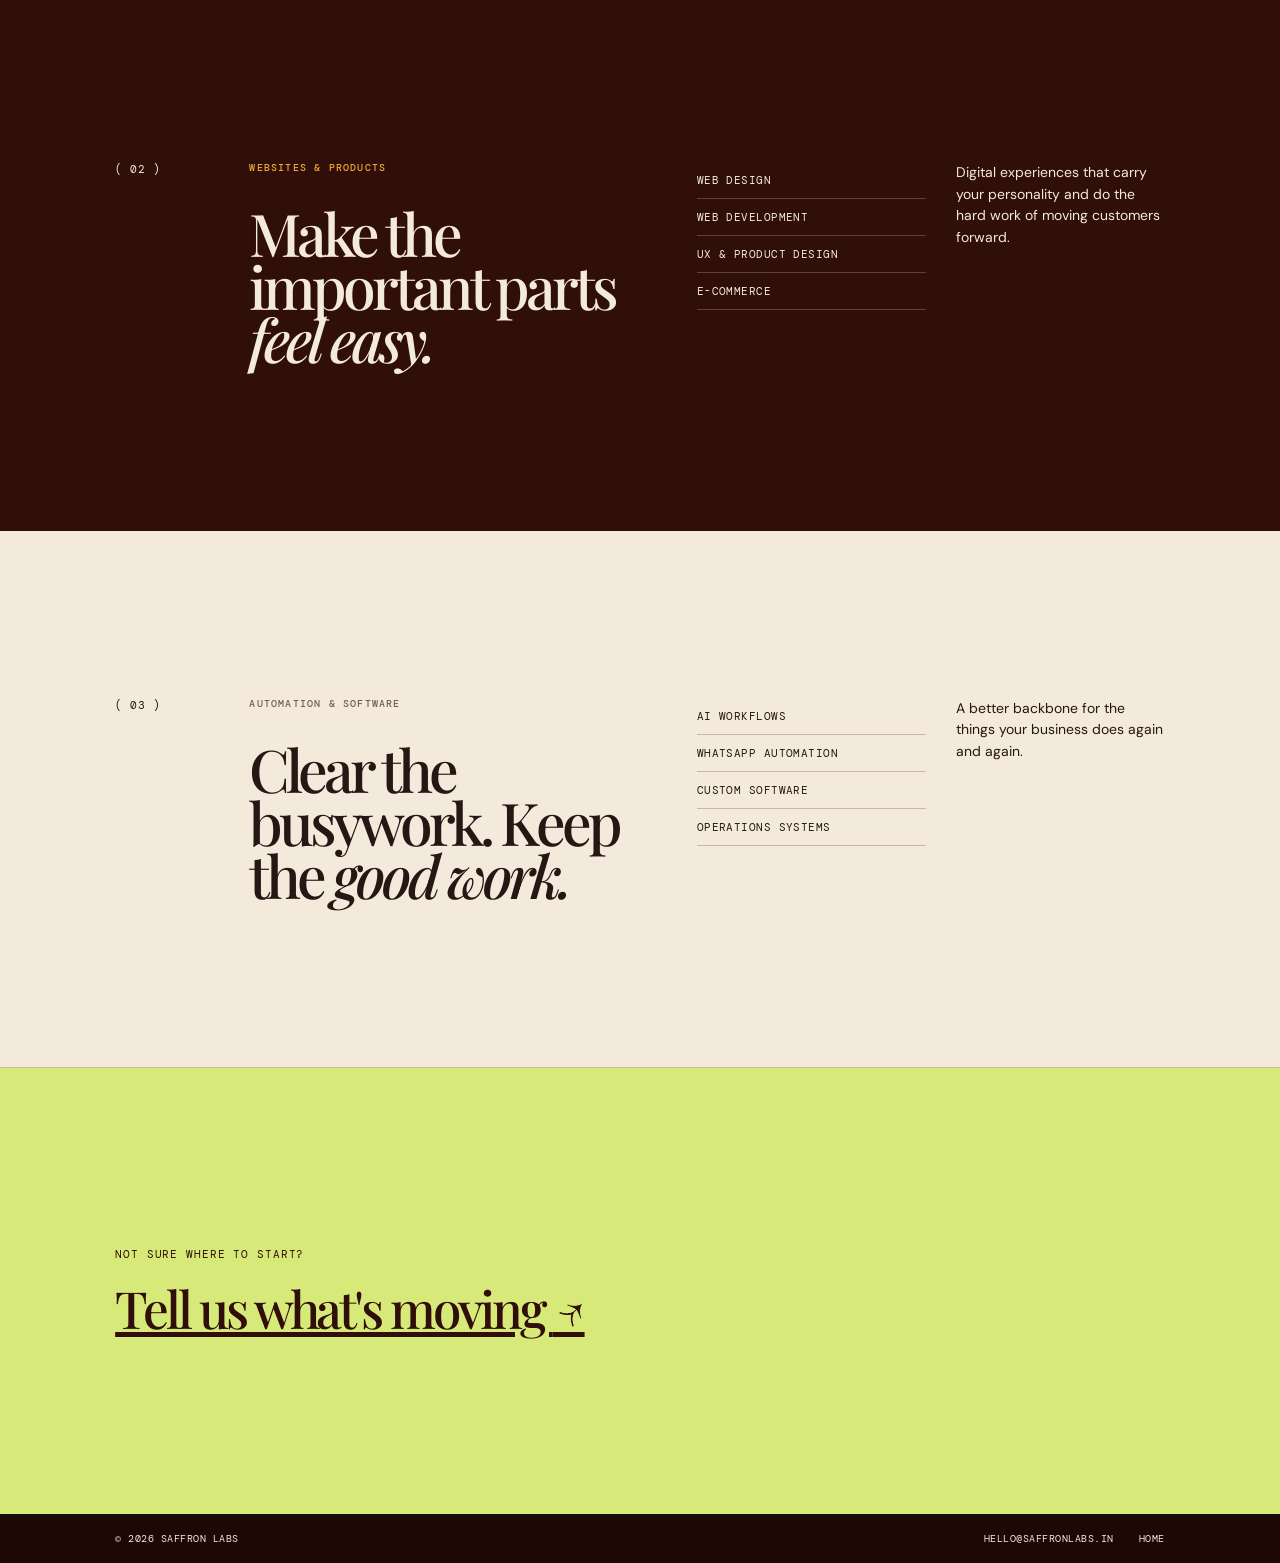
<file: services/index.html>
<!doctype html><html lang="en"><head><meta charset="UTF-8"><meta name="viewport" content="width=device-width,initial-scale=1.0"><meta name="description" content="Services by Saffron Labs."><title>Services — Saffron Labs</title><link rel="preconnect" href="https://fonts.googleapis.com"><link rel="preconnect" href="https://fonts.gstatic.com" crossorigin><link href="https://fonts.googleapis.com/css2?family=DM+Mono&family=DM+Sans:opsz,wght@9..40,400;9..40,500;9..40,600;9..40,700&family=Playfair+Display:ital,wght@0,500;0,600;0,700;1,500;1,600&display=swap" rel="stylesheet"><link rel="stylesheet" href="/style.css"></head><body class="inner-page services-page"><div class="page-grain"></div><header class="site-header"><a class="wordmark" href="/" aria-label="Saffron Labs home"><svg class="mark" viewBox="0 0 42 42"><path d="M21 35V8M21 35L8 12M21 35L34 12"/><circle cx="21" cy="7" r="2.8"/><circle cx="8" cy="12" r="2.8"/><circle cx="34" cy="12" r="2.8"/><circle cx="21" cy="35" r="2.8"/></svg><span>SAFFRON LABS</span></a><nav aria-label="Primary"><a href="/work/">Selected work</a><a class="active" href="/services/">What we do</a><a href="/about/">Our way</a></nav><a class="header-cta" href="/contact/">Start a project <span>↗</span></a></header><main><section class="page-hero"><p class="eyebrow"><span class="pulse"></span> What we bring to the table</p><h1>Useful<br><em>in every</em><br>direction.</h1><p>Strategy, craft and technology—connected from the first conversation.</p></section><section class="service-detail section-pad"><p class="section-number">( 01 )</p><div><p class="eyebrow dark">Brand &amp; creative</p><h2>Give your business a reason to be remembered.</h2></div><div class="detail-list"><p>Brand strategy</p><p>Visual identity</p><p>Campaigns</p><p>Content systems</p></div><p class="detail-desc">We find the sharpest way to say what makes you different, then build the world around it.</p></section><section class="service-detail service-dark section-pad"><p class="section-number">( 02 )</p><div><p class="eyebrow">Websites &amp; products</p><h2>Make the important parts <em>feel easy.</em></h2></div><div class="detail-list"><p>Web design</p><p>Web development</p><p>UX &amp; product design</p><p>E-commerce</p></div><p class="detail-desc">Digital experiences that carry your personality and do the hard work of moving customers forward.</p></section><section class="service-detail section-pad"><p class="section-number">( 03 )</p><div><p class="eyebrow dark">Automation &amp; software</p><h2>Clear the busywork. Keep the <em>good work.</em></h2></div><div class="detail-list"><p>AI workflows</p><p>WhatsApp automation</p><p>Custom software</p><p>Operations systems</p></div><p class="detail-desc">A better backbone for the things your business does again and again.</p></section><section class="services-cta"><p>Not sure where to start?</p><a href="/contact/">Tell us what's moving <span>↗</span></a></section></main><footer class="mini-footer"><span>© <span class="year"></span> Saffron Labs</span><a href="mailto:hello@saffronlabs.in">hello@saffronlabs.in</a><a href="/">Home</a></footer><script src="/script.js"></script></body></html>
</file>
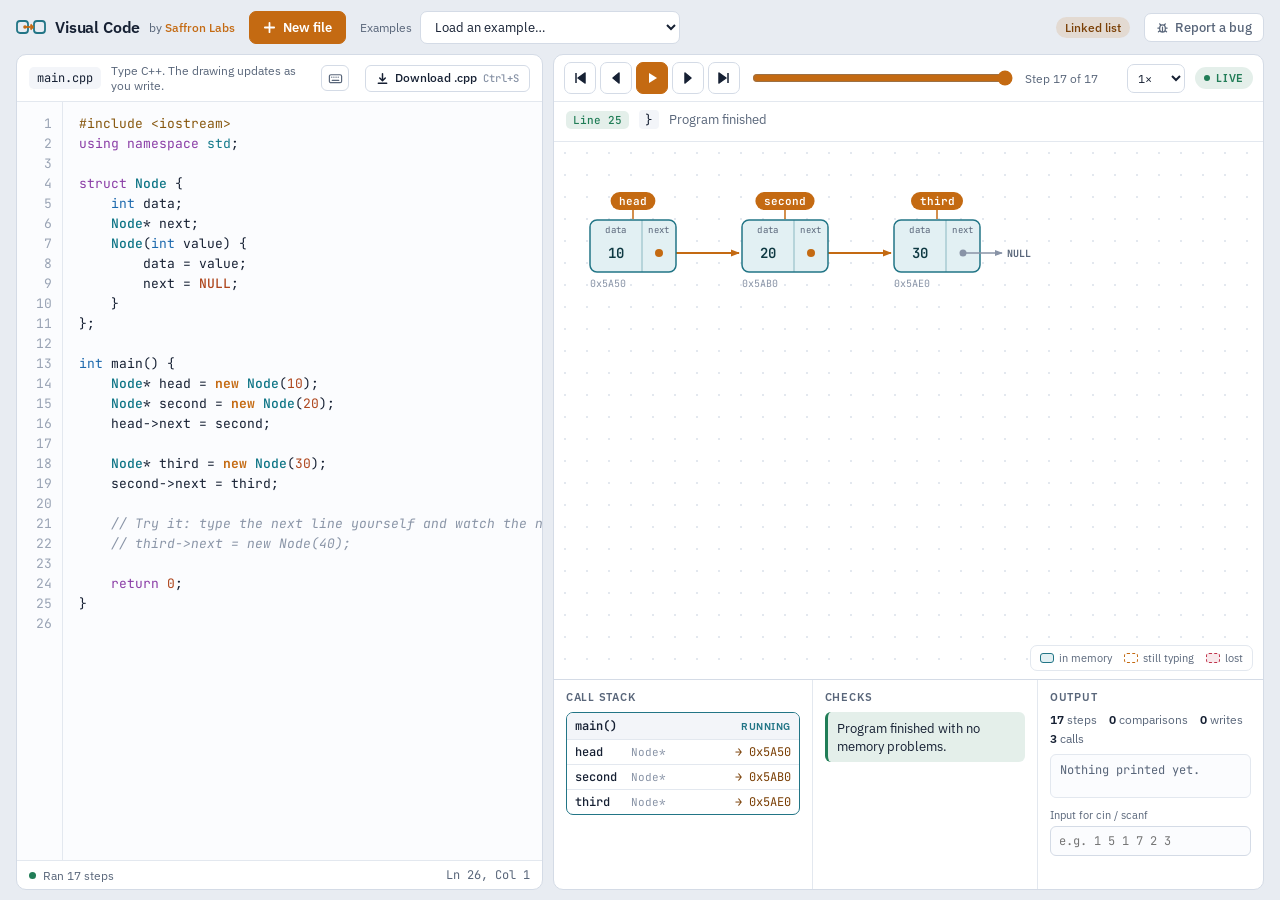
<file: visual-code/index.html>
<!doctype html>
<html lang="en">
<head>
<meta charset="utf-8">
<meta name="viewport" content="width=device-width, initial-scale=1, viewport-fit=cover">
<meta name="robots" content="noindex">
<link rel="canonical" href="https://saffronlabs.in/visual-code/">
<link rel="icon" href="data:image/svg+xml,%3Csvg xmlns='http://www.w3.org/2000/svg' viewBox='0 0 30 22'%3E%3Crect x='1' y='5' width='11' height='12' rx='3' fill='none' stroke='%23227586' stroke-width='1.8'/%3E%3Crect x='18' y='5' width='11' height='12' rx='3' fill='none' stroke='%23227586' stroke-width='1.8'/%3E%3Cpath d='M9 11h7' stroke='%23C46A12' stroke-width='1.8'/%3E%3C/svg%3E">
<title>Visual Code</title>
<meta name="claude:viewport-fit-sides" content="cover">
<meta name="description" content="A C++ editor that draws your data structures live as you type and step through the code.">
<link rel="preconnect" href="https://fonts.googleapis.com">
<link rel="preconnect" href="https://fonts.gstatic.com" crossorigin>
<link rel="stylesheet" href="https://fonts.googleapis.com/css2?family=IBM+Plex+Sans:wght@400;500;600&family=JetBrains+Mono:wght@400;500;700&display=swap">
<style>
/* Layout concept: an IDE split. Code on the left, memory drawn on the right, inspectors docked under the drawing. */
:root {
  --bg: #E8ECF2; --panel: #FFFFFF; --panel-2: #F3F5F9; --line: #D4DBE6; --line-2: #E3E8EF;
  --fg: #162033; --muted: #59667A; --faint: #8893A6;
  --accent: #C46A12; --accent-soft: rgba(196, 106, 18, .14); --accent-ink: #7A3F05; --tag-ink: #FFFFFF;
  --node: #E2F0F3; --node-line: #227586; --node-ink: #0E3942;
  --ok: #217D57; --warn: #A86A08; --err: #C0324A; --err-soft: rgba(192, 50, 74, .11); --warn-soft: rgba(168, 106, 8, .13); --ok-soft: rgba(33, 125, 87, .12);
  --code-bg: #FBFCFE; --gutter: #9AA4B5; --step: rgba(34, 117, 134, .13); --sel: rgba(34, 117, 134, .24);
  --s-kw: #8A3DA6; --s-ty: #1D69AD; --s-str: #2B7A3D; --s-num: #AE461D; --s-com: #8A95A7; --s-pre: #87570E; --s-mem: #C46A12; --s-null: #AE461D; --s-io: #11788A; --s-st: #0E7586;
  --skin: #F2C9A0; --skin-line: #C99A6E; --trousers: #3B4A63;
  --k0: #227586; --k1: #6B4FBB; --k2: #B5541C; --k3: #2B7A3D; --k4: #A8456B; --k5: #1D69AD;
  --shirt-0: #E0793A; --shirt-1: #3F8FD2; --shirt-2: #4FAE7A; --shirt-3: #C65A8E; --shirt-4: #E3B53B; --shirt-5: #7B67C9;
  --f-ui: "IBM Plex Sans", system-ui, -apple-system, "Segoe UI", Roboto, sans-serif;
  --f-code: "JetBrains Mono", ui-monospace, "SFMono-Regular", Menlo, Consolas, monospace;
}
@media (prefers-color-scheme: dark) { :root:not([data-theme="light"]) {
  --bg: #0A1019; --panel: #101824; --panel-2: #151F2E; --line: #233045; --line-2: #1A2537;
  --fg: #DCE4EF; --muted: #8B99AF; --faint: #5E6C84;
  --accent: #F0A443; --accent-soft: rgba(240, 164, 67, .17); --accent-ink: #FFD39A; --tag-ink: #1A1206;
  --node: #112B34; --node-line: #5AC1D3; --node-ink: #D4F2F7;
  --ok: #4BC18B; --warn: #EFB24B; --err: #FF6E81; --err-soft: rgba(255, 110, 129, .13); --warn-soft: rgba(239, 178, 75, .13); --ok-soft: rgba(75, 193, 139, .12);
  --code-bg: #0D1520; --gutter: #4D5B71; --step: rgba(90, 193, 211, .13); --sel: rgba(90, 193, 211, .26);
  --s-kw: #C792EA; --s-ty: #7AB8FF; --s-str: #A5D98B; --s-num: #F7A072; --s-com: #5E6C84; --s-pre: #DFB76F; --s-mem: #F0A443; --s-null: #F7A072; --s-io: #6FD2DD; --s-st: #5AC1D3;
  --skin: #E2B48A; --skin-line: #A97E58; --trousers: #2A3650;
  --k0: #5AC1D3; --k1: #B39DFF; --k2: #F7A072; --k3: #8BD27A; --k4: #F08FB4; --k5: #7AB8FF;
  --shirt-0: #E8874A; --shirt-1: #4F9BDB; --shirt-2: #5CBB86; --shirt-3: #D16A9B; --shirt-4: #E9BF4C; --shirt-5: #8C79D6;
  color-scheme: dark;
} }
:root[data-theme="dark"] {
  --bg: #0A1019; --panel: #101824; --panel-2: #151F2E; --line: #233045; --line-2: #1A2537;
  --fg: #DCE4EF; --muted: #8B99AF; --faint: #5E6C84;
  --accent: #F0A443; --accent-soft: rgba(240, 164, 67, .17); --accent-ink: #FFD39A; --tag-ink: #1A1206;
  --node: #112B34; --node-line: #5AC1D3; --node-ink: #D4F2F7;
  --ok: #4BC18B; --warn: #EFB24B; --err: #FF6E81; --err-soft: rgba(255, 110, 129, .13); --warn-soft: rgba(239, 178, 75, .13); --ok-soft: rgba(75, 193, 139, .12);
  --code-bg: #0D1520; --gutter: #4D5B71; --step: rgba(90, 193, 211, .13); --sel: rgba(90, 193, 211, .26);
  --s-kw: #C792EA; --s-ty: #7AB8FF; --s-str: #A5D98B; --s-num: #F7A072; --s-com: #5E6C84; --s-pre: #DFB76F; --s-mem: #F0A443; --s-null: #F7A072; --s-io: #6FD2DD; --s-st: #5AC1D3;
  --skin: #E2B48A; --skin-line: #A97E58; --trousers: #2A3650;
  --k0: #5AC1D3; --k1: #B39DFF; --k2: #F7A072; --k3: #8BD27A; --k4: #F08FB4; --k5: #7AB8FF;
  --shirt-0: #E8874A; --shirt-1: #4F9BDB; --shirt-2: #5CBB86; --shirt-3: #D16A9B; --shirt-4: #E9BF4C; --shirt-5: #8C79D6;
  color-scheme: dark;
}
html, body { height: 100%; }
body { background: var(--bg); color: var(--fg); font-family: var(--f-ui); margin: 0; -webkit-font-smoothing: antialiased; }
* { box-sizing: border-box; }
[hidden] { display: none !important; }
.editor, #viz text, .explain code, .var, #out, #stdin, .nchip { font-variant-ligatures: none; font-feature-settings: "liga" 0, "calt" 0; }
button, select, input { font: inherit; color: inherit; }
:focus-visible { outline: 2px solid var(--accent); outline-offset: 2px; }

.app { height: 100%; display: flex; flex-direction: column; gap: 10px; padding-left: max(16px, env(safe-area-inset-left, 0px)); padding-right: max(16px, env(safe-area-inset-right, 0px)); padding-block: 10px; }
.top { display: flex; align-items: center; gap: 14px; flex-wrap: wrap; min-height: 34px; }
.brand { display: flex; align-items: center; gap: 9px; }
.brand svg { flex: none; }
.brand .name { font-weight: 600; font-size: 16px; letter-spacing: -.01em; }
.brand .sub { font-size: 12px; color: var(--muted); }
.pick { display: flex; align-items: center; gap: 8px; font-size: 12px; color: var(--muted); }
.pick select { background: var(--panel); border: 1px solid var(--line); border-radius: 7px; padding: 6px 10px; font-size: 13px; color: var(--fg); max-width: 260px; }
.detect { display: flex; gap: 6px; flex-wrap: wrap; margin-left: auto; }
.dchip { font-size: 12px; padding: 3px 9px; border-radius: 999px; background: var(--accent-soft); color: var(--accent-ink); font-weight: 500; }
.dchip.dim { background: var(--panel-2); color: var(--muted); }

.main { flex: 1; min-height: 0; display: grid; grid-template-columns: minmax(0, 1fr) minmax(0, 1.35fr); gap: 10px; }
.pane { background: var(--panel); border: 1px solid var(--line); border-radius: 10px; display: flex; flex-direction: column; min-height: 0; min-width: 0; overflow: hidden; }
.pane-head { display: flex; align-items: center; gap: 10px; padding: 8px 12px; border-bottom: 1px solid var(--line-2); font-size: 12px; color: var(--muted); min-height: 38px; }
.file { font-family: var(--f-code); color: var(--fg); font-size: 12px; padding: 3px 8px; background: var(--panel-2); border-radius: 5px; }

/* editor */
.editor { position: relative; flex: 1; min-height: 0; display: flex; background: var(--code-bg); font-family: var(--f-code); font-size: 13px; line-height: 20px; }
.gutter { width: 46px; flex: none; overflow: hidden; position: relative; border-right: 1px solid var(--line-2); color: var(--gutter); text-align: right; user-select: none; }
#gutter { position: absolute; top: 0; left: 0; right: 0; padding: 12px 10px 12px 0; }
.ln { height: 20px; position: relative; font-variant-numeric: tabular-nums; }
.ln.cur { color: var(--fg); }
.ln.err::before { content: ""; position: absolute; left: 7px; top: 6px; width: 8px; height: 8px; border-radius: 50%; background: var(--err); }
.code { position: relative; flex: 1; min-width: 0; overflow: hidden; }
.code pre, .code textarea { margin: 0; padding: 12px 16px; font: inherit; line-height: inherit; tab-size: 4; white-space: pre; letter-spacing: 0; border: 0; }
.code pre { position: absolute; top: 0; left: 0; min-width: 100%; pointer-events: none; color: var(--fg); }
.code textarea { position: absolute; inset: 0; width: 100%; height: 100%; resize: none; background: transparent; color: transparent; -webkit-text-fill-color: transparent; caret-color: var(--fg); outline: none; overflow: auto; }
.code textarea::selection { background: var(--sel); }
.hl-line { position: absolute; left: 0; right: 0; height: 20px; background: var(--step); border-left: 3px solid var(--node-line); pointer-events: none; }
.hl-line.err { background: var(--err-soft); border-left-color: var(--err); }
.hl-line.warn { background: var(--warn-soft); border-left-color: var(--warn); }
.s-kw { color: var(--s-kw); } .s-ty { color: var(--s-ty); } .s-str { color: var(--s-str); } .s-num { color: var(--s-num); }
.s-com { color: var(--s-com); font-style: italic; } .s-pre { color: var(--s-pre); } .s-mem { color: var(--s-mem); font-weight: 700; }
.s-null { color: var(--s-null); font-weight: 500; } .s-io { color: var(--s-io); } .s-st { color: var(--s-st); font-weight: 500; }
.status { display: flex; align-items: center; justify-content: space-between; gap: 12px; padding: 6px 12px; border-top: 1px solid var(--line-2); font-size: 12px; color: var(--muted); }
.st { display: flex; align-items: center; gap: 7px; min-width: 0; overflow: hidden; text-overflow: ellipsis; white-space: nowrap; }
.st::before { content: ""; width: 7px; height: 7px; border-radius: 50%; background: var(--faint); flex: none; }
.st.ok::before { background: var(--ok); } .st.warn::before { background: var(--warn); } .st.err::before { background: var(--err); }
#cursor { font-family: var(--f-code); font-variant-numeric: tabular-nums; flex: none; }

/* visualizer */
.toolbar { display: flex; align-items: center; gap: 10px; padding: 7px 10px; border-bottom: 1px solid var(--line-2); flex-wrap: wrap; }
.ctrls { display: flex; gap: 4px; }
.ib { width: 32px; height: 32px; display: grid; place-items: center; border: 1px solid var(--line); background: var(--panel); border-radius: 7px; cursor: pointer; color: var(--fg); transition: background .15s, transform .1s; }
.ib:hover { background: var(--panel-2); } .ib:active { transform: scale(.96); }
.ib.primary { background: var(--accent); border-color: var(--accent); color: var(--tag-ink); }
.ib .pause { display: none; } .ib.on .pause { display: block; } .ib.on .playi { display: none; }
#scrub { flex: 1; min-width: 120px; accent-color: var(--accent); }
.count { font-size: 12px; color: var(--muted); font-variant-numeric: tabular-nums; min-width: 92px; }
.speed { font-size: 12px; background: var(--panel); border: 1px solid var(--line); border-radius: 7px; padding: 5px 6px; }
.pill { font-size: 11px; font-weight: 600; letter-spacing: .06em; text-transform: uppercase; padding: 4px 9px; border-radius: 999px; background: var(--panel-2); color: var(--muted); display: flex; align-items: center; gap: 6px; }
.pill.live { color: var(--ok); background: var(--ok-soft); }
.pill.live::before { content: ""; width: 6px; height: 6px; border-radius: 50%; background: var(--ok); animation: pulse 1.6s ease-in-out infinite; }
@keyframes pulse { 50% { opacity: .3; } }
.explain { display: flex; align-items: baseline; gap: 10px; padding: 8px 12px; border-bottom: 1px solid var(--line-2); font-size: 13px; min-height: 40px; flex-wrap: wrap; }
.lnchip { font-family: var(--f-code); font-size: 11px; padding: 2px 7px; border-radius: 5px; background: var(--step); color: var(--node-line); font-weight: 500; flex: none; }
.lnchip.err { background: var(--err-soft); color: var(--err); } .lnchip.warn { background: var(--warn-soft); color: var(--warn); } .lnchip.ok { background: var(--ok-soft); color: var(--ok); }
.explain code { font-family: var(--f-code); font-size: 12.5px; color: var(--fg); background: var(--panel-2); padding: 1px 6px; border-radius: 4px; max-width: 100%; overflow: hidden; text-overflow: ellipsis; white-space: nowrap; }
.explain .note { color: var(--muted); min-width: 0; }
.canvas-area { position: relative; flex: 1; min-height: 0; }
.canvas-wrap { position: absolute; inset: 0; overflow: auto; background-image: radial-gradient(var(--line-2) 1px, transparent 1px); background-size: 22px 22px; }
#viz { display: block; }
.chips { position: absolute; top: 8px; left: 10px; display: flex; gap: 6px; flex-wrap: wrap; pointer-events: none; max-width: calc(100% - 20px); }
.nchip { font-family: var(--f-code); font-size: 11.5px; background: var(--panel); border: 1px solid var(--line); border-radius: 999px; padding: 3px 9px; color: var(--muted); }
.nchip b { color: var(--accent); font-weight: 600; }
.empty { position: absolute; inset: 0; display: flex; flex-direction: column; align-items: center; justify-content: center; gap: 6px; text-align: center; padding: 24px; color: var(--muted); font-size: 13px; pointer-events: none; }
.empty b { color: var(--fg); font-size: 15px; font-weight: 600; }
.empty code { font-family: var(--f-code); background: var(--panel-2); padding: 1px 5px; border-radius: 4px; }
.legend { position: absolute; right: 10px; bottom: 8px; display: flex; gap: 12px; font-size: 11px; color: var(--muted); background: var(--panel); border: 1px solid var(--line-2); border-radius: 7px; padding: 5px 9px; pointer-events: none; }
.legend i { display: inline-block; width: 14px; height: 10px; border-radius: 3px; vertical-align: -1px; margin-right: 5px; border: 1.5px solid var(--node-line); background: var(--node); }
.legend i.g { border-style: dashed; border-color: var(--accent); background: none; }
.legend i.l { border-style: dashed; border-color: var(--err); background: var(--err-soft); }

.bottom { display: grid; grid-template-columns: 1.15fr 1fr 1fr; border-top: 1px solid var(--line); height: 210px; min-height: 0; }
.panel { min-width: 0; overflow: auto; padding: 10px 12px; border-right: 1px solid var(--line-2); font-size: 12.5px; }
.panel:last-child { border-right: 0; }
.panel h3 { margin: 0 0 8px; font-size: 11px; letter-spacing: .07em; text-transform: uppercase; color: var(--muted); font-weight: 600; }
.frame { border: 1px solid var(--line-2); border-radius: 7px; margin-bottom: 7px; overflow: hidden; }
.frame.cur { border-color: var(--node-line); }
.fn { font-family: var(--f-code); font-size: 12px; font-weight: 600; padding: 5px 8px; background: var(--panel-2); display: flex; justify-content: space-between; align-items: center; gap: 8px; }
.fbadge { font-family: var(--f-ui); font-size: 10px; font-weight: 600; text-transform: uppercase; letter-spacing: .05em; color: var(--node-line); }
.var { display: grid; grid-template-columns: minmax(48px, auto) auto 1fr; gap: 8px; padding: 4px 8px; font-family: var(--f-code); font-size: 12px; border-top: 1px solid var(--line-2); align-items: baseline; }
.var .vn { color: var(--fg); font-weight: 500; } .var .vt { color: var(--faint); font-size: 11px; } .var .vv { color: var(--accent-ink); text-align: right; min-width: 0; overflow-wrap: anywhere; }
.var.ref .vn { font-style: italic; }
.muted { color: var(--muted); }
.issue { padding: 7px 9px; border-radius: 6px; margin-bottom: 6px; line-height: 1.45; border-left: 3px solid var(--faint); background: var(--panel-2); }
.issue.err { border-left-color: var(--err); background: var(--err-soft); }
.issue.warn { border-left-color: var(--warn); background: var(--warn-soft); }
.issue.ok { border-left-color: var(--ok); background: var(--ok-soft); }
.issue.info { border-left-color: var(--node-line); background: var(--step); }
#stats { display: flex; flex-wrap: wrap; gap: 4px 12px; font-size: 11.5px; color: var(--muted); margin-bottom: 8px; font-variant-numeric: tabular-nums; }
#stats b { color: var(--fg); font-weight: 600; }
#out { font-family: var(--f-code); font-size: 12px; margin: 0 0 10px; white-space: pre-wrap; overflow-wrap: anywhere; background: var(--code-bg); border: 1px solid var(--line-2); border-radius: 6px; padding: 7px 9px; min-height: 44px; }
.inlabel { display: block; font-size: 11px; color: var(--muted); margin-bottom: 4px; }
#stdin { width: 100%; font-family: var(--f-code); font-size: 12px; background: var(--code-bg); border: 1px solid var(--line); border-radius: 6px; padding: 6px 8px; }

/* svg */
#viz text { font-family: var(--f-code); }
.nd { transition: transform .45s cubic-bezier(.3, .7, .2, 1); }
.nd .box { fill: var(--node); stroke: var(--node-line); stroke-width: 1.5; }
.nd .div { stroke: var(--node-line); stroke-opacity: .45; }
.nd .fname { font-size: 9px; fill: var(--muted); letter-spacing: .03em; }
.nd .fval { font-size: 14px; font-weight: 600; fill: var(--node-ink); }
.garb { fill: var(--warn) !important; font-weight: 700; font-size: 15px; }
.dot { fill: var(--accent); }
.dot.null { fill: var(--faint); }
.slash { stroke: var(--faint); stroke-width: 1.5; }
.nd .addr { font-size: 10px; fill: var(--faint); }
.null-a { stroke: var(--faint); stroke-width: 1.5; marker-end: url(#mh-null); }
.null-t { font-size: 10px; font-weight: 700; fill: var(--muted); }
.slot-flash { fill: var(--accent); fill-opacity: 0; animation: flash 1.1s ease-out; }
@keyframes flash { 0% { fill-opacity: .5; } 100% { fill-opacity: 0; } }
.nd.lost .box { stroke: var(--err); stroke-dasharray: 5 4; fill: var(--err-soft); }
.nd.dead .box, .nd.dying .box { fill: var(--panel-2); stroke: var(--faint); stroke-dasharray: 3 3; }
.nd.dead .fval, .nd.dying .fval { fill: var(--faint); text-decoration: line-through; }
.nd.ghost .box { fill: none; stroke: var(--accent); stroke-dasharray: 6 5; animation: march 1s linear infinite; }
.nd.blue .box { fill: none; stroke: var(--node-line); stroke-dasharray: 4 4; }
.ghost-t { font-size: 11px; fill: var(--accent); font-family: var(--f-ui) !important; font-weight: 500; }
.nd.blue .ghost-t { fill: var(--node-line); }
@keyframes march { to { stroke-dashoffset: -22; } }
.nd.born .nd-body { animation: pop .55s cubic-bezier(.2, .9, .3, 1.25); transform-box: fill-box; transform-origin: center; }
@keyframes pop { 0% { transform: scale(.35); opacity: 0; } 100% { transform: scale(1); opacity: 1; } }
.nd.leave { opacity: 0; transition: opacity .3s; }
.edge { fill: none; stroke: var(--accent); stroke-width: 2; marker-end: url(#mh); transition: d .45s cubic-bezier(.3, .7, .2, 1); }
.edge.back { stroke: var(--node-line); stroke-opacity: .8; marker-end: url(#mh-back); }
.edge.cellp { stroke-opacity: .85; }
.edge.dang { stroke: var(--err); stroke-dasharray: 6 4; marker-end: url(#mh-err); }
.edge.drawing { stroke-dasharray: 1; stroke-dashoffset: 1; animation: draw .55s ease-out forwards; }
.edge.retarget { animation: thick .6s ease-out; }
@keyframes draw { to { stroke-dashoffset: 0; } }
@keyframes thick { 0% { stroke-width: 4.5; } 100% { stroke-width: 2; } }
.mk { fill: var(--accent); } .mk-back { fill: var(--node-line); } .mk-err { fill: var(--err); } .mk-null { fill: var(--faint); } .mk-g { fill: var(--faint); }
.tag { transition: transform .45s cubic-bezier(.3, .7, .2, 1); }
.tag rect { fill: var(--accent); }
.tag text { font-size: 11px; font-weight: 600; fill: var(--tag-ink); }
.tag .stem { stroke: var(--accent); stroke-width: 1.5; }
.tag.other rect { fill: var(--panel); stroke: var(--accent); stroke-width: 1; }
.tag.other text { fill: var(--accent-ink); font-weight: 500; }
.plabel { font-size: 13px; font-weight: 700; fill: var(--fg); }
.psub { font-size: 11px; font-weight: 400; fill: var(--muted); font-family: var(--f-ui) !important; }
.cell rect { fill: var(--panel); stroke: var(--line); stroke-width: 1.2; }
.cell text { font-size: 13px; font-weight: 600; fill: var(--fg); }
.cell.small text { font-size: 12px; }
.cell.mat text { font-size: 11.5px; font-weight: 500; }
.cell.read rect { stroke: var(--warn); stroke-width: 2; fill: var(--warn-soft); }
.cell.write rect, .cell.hot rect { stroke: var(--accent); stroke-width: 2; fill: var(--accent-soft); animation: cellflash .9s ease-out; }
@keyframes cellflash { 0% { stroke-width: 4; } 100% { stroke-width: 2; } }
.cell.outside rect { fill: var(--panel-2); stroke-dasharray: 3 3; } .cell.outside text { fill: var(--faint); }
.cidx { font-size: 10px; fill: var(--faint); }
.ichip rect, .ichip path { fill: var(--node-line); }
.ichip text { font-size: 10.5px; font-weight: 600; fill: var(--panel); }
.ichip.dim rect, .ichip.dim path { fill: var(--faint); }
.bucket { fill: var(--panel-2); stroke: var(--line); }
.adj-link { stroke: var(--faint); stroke-width: 1.4; }
.tedge { stroke: var(--line); stroke-width: 1.6; }
.tnode circle { fill: var(--node); stroke: var(--node-line); stroke-width: 1.5; }
.tnode text { font-size: 12px; font-weight: 600; fill: var(--node-ink); }
.tnode .tidx { font-size: 9px; fill: var(--faint); font-weight: 400; }
.tnode.read circle { stroke: var(--warn); stroke-width: 2.5; }
.tnode.write circle { stroke: var(--accent); stroke-width: 3; fill: var(--accent-soft); }
.gedge { stroke: var(--faint); stroke-width: 1.6; }
.gedge.act { stroke: var(--accent); stroke-width: 2.4; }
.gw { font-size: 10.5px; fill: var(--muted); font-weight: 600; paint-order: stroke; stroke: var(--panel); stroke-width: 3px; }
.gnode circle { fill: var(--panel); stroke: var(--node-line); stroke-width: 1.6; }
.gnode text { font-size: 12px; font-weight: 700; fill: var(--fg); }
.gnode.vis circle { fill: var(--node-line); } .gnode.vis text { fill: var(--panel); }
.gnode.vis .gd { fill: var(--muted); }
.gnode.cur circle { stroke: var(--accent); stroke-width: 3.5; }
.gd { font-size: 10.5px; fill: var(--muted); font-weight: 500 !important; }
.hpeg { fill: var(--faint); } .hbase { fill: var(--muted); }
.hdisk rect { fill: var(--node); stroke: var(--node-line); stroke-width: 1.4; transition: all .3s; }
.hdisk text { font-size: 10.5px; font-weight: 700; fill: var(--node-ink); }
.hdisk.moved rect { fill: var(--panel); stroke: var(--accent); stroke-width: 2.2; }
.lane { font-size: 11.5px; fill: var(--err); font-family: var(--f-ui) !important; font-weight: 600; }


.toggles { position: absolute; bottom: 8px; left: 10px; display: flex; gap: 6px; flex-wrap: wrap; max-width: calc(100% - 20px); }
.qstyle[hidden] { display: none; }
.qstyle { display: flex; align-items: center; gap: 2px; background: var(--panel); border: 1px solid var(--line); border-radius: 8px; padding: 3px; font-size: 12px; }
.qstyle span { color: var(--muted); padding: 0 8px 0 6px; }
.qstyle button { border: 0; background: transparent; padding: 5px 10px; border-radius: 6px; cursor: pointer; color: var(--muted); font-weight: 500; }
.qstyle button:hover { color: var(--fg); }
.qstyle button[aria-pressed="true"] { background: var(--accent); color: var(--tag-ink); }
.person .head { fill: var(--skin); stroke: var(--skin-line); stroke-width: 1.2; }
.person .eye { fill: var(--fg); }
.person .smile { fill: none; stroke: var(--fg); stroke-width: 1.3; stroke-linecap: round; }
.person .leg { fill: var(--trousers); }
.person .body { stroke: rgba(0, 0, 0, .12); stroke-width: 1; }
.person .shadow { fill: var(--fg); opacity: .12; }
.person .sign { fill: var(--panel); stroke: var(--fg); stroke-opacity: .25; }
.person .sign-t { font-size: 11.5px; font-weight: 700; fill: var(--fg); }
.person.s0 .body { fill: var(--shirt-0); } .person.s1 .body { fill: var(--shirt-1); } .person.s2 .body { fill: var(--shirt-2); }
.person.s3 .body { fill: var(--shirt-3); } .person.s4 .body { fill: var(--shirt-4); } .person.s5 .body { fill: var(--shirt-5); }
.person.arriving { animation: walkin .6s cubic-bezier(.25, .8, .3, 1); }
.person.leaving { animation: walkout .7s ease-in forwards; }
.person.reading .sign { stroke: var(--warn); stroke-width: 2; stroke-opacity: 1; }
@keyframes walkin { 0% { transform: translateX(46px); opacity: 0; } 100% { transform: none; opacity: 1; } }
@keyframes walkout { 0% { transform: none; opacity: 1; } 100% { transform: translateX(-46px); opacity: 0; } }
.spot { fill: none; stroke: var(--line); stroke-width: 1.5; stroke-dasharray: 3 3; }
.gone { font-size: 11px; fill: var(--faint); text-decoration: line-through; }
.desk { fill: var(--node); stroke: var(--node-line); stroke-width: 1.4; }
.desk-top { fill: var(--node-line); }
.desk-t { font-size: 9px; fill: var(--node-ink); font-family: var(--f-ui) !important; font-weight: 600; }


.newbtn { display: inline-flex; align-items: center; gap: 7px; font-size: 13px; font-weight: 600; padding: 7px 13px; border-radius: 7px; border: 1px solid var(--accent); background: var(--accent); color: var(--tag-ink); cursor: pointer; transition: transform .1s, filter .15s; }
.newbtn:hover { filter: brightness(1.06); } .newbtn:active { transform: scale(.96); }
.toast { position: fixed; left: 50%; bottom: calc(18px + env(safe-area-inset-bottom, 0px)); transform: translateX(-50%); z-index: 30; display: flex; align-items: center; gap: 14px; background: var(--fg); color: var(--bg); font-size: 13px; padding: 9px 10px 9px 16px; border-radius: 9px; box-shadow: 0 10px 30px -10px rgba(0, 0, 0, .4); max-width: calc(100% - 32px); }
.toast button { border: 0; background: transparent; color: var(--accent); font-weight: 700; cursor: pointer; padding: 4px 8px; border-radius: 5px; }

@media (max-width: 960px) {
  .app { height: auto; min-height: 100%; }
  .main { grid-template-columns: minmax(0, 1fr); }
  .editor-pane { height: 58vh; }
  .canvas-area { height: 60vh; flex: none; }
  .bottom { grid-template-columns: minmax(0, 1fr); height: auto; }
  .panel { max-height: 260px; border-right: 0; border-bottom: 1px solid var(--line-2); }
  .detect { margin-left: 0; }
  .legend { display: none; }
}
@media (prefers-reduced-motion: reduce) {
  *, *::before { animation: none !important; transition: none !important; }
}
.bugbtn { display: inline-flex; align-items: center; gap: 6px; font: 500 12.5px/1 var(--f-ui); padding: 7px 11px; border-radius: 7px; border: 1px solid var(--line); background: var(--panel); color: var(--muted); cursor: pointer; transition: color .15s, border-color .15s, transform .1s; }
.bugbtn:hover { color: var(--fg); border-color: var(--faint); } .bugbtn:active { transform: scale(.96); }
.bugbtn:focus-visible, .bug button:focus-visible, .bug textarea:focus-visible, .bug input:focus-visible { outline: 2px solid var(--accent); outline-offset: 2px; }
.bug { width: min(520px, calc(100% - 32px)); max-height: calc(100% - 32px); border: 1px solid var(--line); border-radius: 12px; background: var(--panel); color: var(--fg); padding: 0; box-shadow: 0 30px 80px -30px rgba(0,0,0,.5); }
.bug::backdrop { background: rgba(10, 16, 25, .45); }
.bug form { display: grid; gap: 14px; padding: 20px 20px 18px; }
.bug h2 { margin: 0; font-size: 17px; font-weight: 600; letter-spacing: -.01em; }
.bug .lede { margin: -6px 0 0; font-size: 13px; color: var(--muted); line-height: 1.45; }
.bug label { display: grid; gap: 6px; font-size: 12.5px; font-weight: 500; }
.bug label .opt { color: var(--faint); font-weight: 400; }
.bug textarea, .bug input[type=email] { font: 400 13.5px/1.45 var(--f-ui); color: var(--fg); background: var(--panel-2); border: 1px solid var(--line); border-radius: 8px; padding: 9px 11px; resize: vertical; }
.bug textarea { min-height: 84px; }
.bug .check { display: flex; align-items: center; gap: 8px; font-weight: 400; color: var(--muted); }
.bug .err { color: var(--err); font-size: 12.5px; margin: -6px 0 0; }
.bug .actions { display: flex; flex-wrap: wrap; gap: 10px; align-items: center; margin-top: 4px; }
.bug .actions .send { font: 600 13px/1 var(--f-ui); padding: 10px 14px; border-radius: 8px; border: 1px solid var(--accent); background: var(--accent); color: var(--tag-ink); cursor: pointer; }
.bug .actions .copy, .bug .actions .close { font: 500 13px/1 var(--f-ui); padding: 10px 12px; border-radius: 8px; border: 1px solid var(--line); background: transparent; color: var(--fg); cursor: pointer; }
.bug .actions .close { margin-left: auto; color: var(--muted); }
.bug .note { margin: 0; font-size: 12px; color: var(--faint); line-height: 1.45; }
@media (max-width: 960px) { .bugbtn { margin-left: auto; } }
.brand .by { color: var(--accent); text-decoration: none; font-weight: 500; } .brand .by:hover { text-decoration: underline; }
.kbbtn { margin-left: auto; display: inline-grid; place-items: center; width: 28px; height: 26px; border-radius: 6px; border: 1px solid var(--line); background: var(--panel); color: var(--muted); cursor: pointer; transition: border-color .15s, color .15s, transform .1s; }
.kbbtn:hover { border-color: var(--faint); color: var(--fg); } .kbbtn:active { transform: scale(.96); }
.kbbtn:focus-visible { outline: 2px solid var(--accent); outline-offset: 2px; }
.kbbtn + .dlbtn { margin-left: 6px; }
.keys { width: 100%; border-collapse: collapse; font-size: 13px; }
.keys td { padding: 7px 0; border-top: 1px solid var(--line-2); vertical-align: middle; }
.keys tr:first-child td { border-top: 0; }
.keys td:last-child { text-align: right; white-space: nowrap; }
.keys kbd { font: 500 11.5px/1 var(--f-code); color: var(--fg); background: var(--panel-2); border: 1px solid var(--line); border-bottom-width: 2px; border-radius: 5px; padding: 3px 6px; margin-left: 3px; }
.bug .actions.end { justify-content: flex-end; }
.dlbtn { margin-left: auto; display: inline-flex; align-items: center; gap: 6px; font: 500 12px/1 var(--f-ui); padding: 6px 10px; border-radius: 6px; border: 1px solid var(--line); background: var(--panel); color: var(--fg); cursor: pointer; white-space: nowrap; transition: border-color .15s, transform .1s; }
.dlbtn:hover { border-color: var(--faint); } .dlbtn:active { transform: scale(.96); }
.dlbtn:focus-visible { outline: 2px solid var(--accent); outline-offset: 2px; }
.dlbtn kbd { font: 500 10.5px/1 var(--f-code); color: var(--faint); }
@media (max-width: 560px) { .pane-head .hint, .dlbtn kbd { display: none; } }

/* classes and objects */
.k0 { --k: var(--k0); } .k1 { --k: var(--k1); } .k2 { --k: var(--k2); } .k3 { --k: var(--k3); } .k4 { --k: var(--k4); } .k5 { --k: var(--k5); }
.cls .cbox { fill: var(--panel); stroke: var(--k); stroke-width: 1.4; }
.cls.on .cbox { stroke-width: 2.4; }
.cls .chead { fill: color-mix(in srgb, var(--k) 16%, var(--panel)); }
.cls .cname { font-size: 12.5px; font-weight: 700; fill: var(--fg); }
.cls .cabs { font-style: italic; font-weight: 500; fill: var(--muted); }
.cls .cmem { font-size: 11px; fill: var(--fg); }
.cls .cmem.dim { fill: var(--faint); font-style: italic; }
.cls .cmem.a-private { fill: var(--muted); }
.cls .cmem.st { text-decoration: underline; text-decoration-color: var(--faint); }
.cls .cmem.pure { font-style: italic; }
.cls .cmem.skip { text-decoration: line-through; fill: var(--faint); }
.cls .cover { font-size: 9.5px; fill: var(--k); font-family: var(--f-ui) !important; font-weight: 600; letter-spacing: .02em; }
.cls .csep { stroke: var(--line); }
.cls .cvt { font-size: 9.5px; fill: var(--muted); font-family: var(--f-ui) !important; font-weight: 600; letter-spacing: .06em; text-transform: uppercase; }
.cls .vimpl { fill: var(--k); font-weight: 600; }
.cls .crow.run { fill: var(--accent-soft); stroke: var(--accent); stroke-width: 1; }
.cls .crow.via { fill: none; stroke: var(--accent); stroke-dasharray: 3 3; }
.cls .crow.skip { fill: var(--panel-2); }
.inh { fill: none; stroke: var(--muted); stroke-width: 1.4; }
.inh.virt { stroke-dasharray: 6 4; }
.inh-h { fill: var(--panel); stroke: var(--muted); stroke-width: 1.4; stroke-linejoin: round; }
.inh-l rect { fill: var(--panel-2); stroke: var(--line); }
.inh-l text { font-size: 10px; fill: var(--muted); font-family: var(--f-ui) !important; }
.ptint { fill: color-mix(in srgb, var(--k) 13%, transparent); }
.ptint.pending, .ptint.gone { fill: var(--panel-2); }
.ptint.building, .ptint.tearing { fill: var(--accent-soft); stroke: var(--accent); stroke-width: 1.5; }
.pbr path { fill: none; stroke: var(--k); stroke-width: 1.4; }
.pbr text { font-size: 10.5px; fill: var(--k); font-weight: 600; font-family: var(--f-ui) !important; }
.pbr.pending, .pbr.gone { opacity: .45; }
.pbr.building text, .pbr.tearing text { fill: var(--accent-ink); }
.pempty { font-size: 10px; fill: var(--faint); font-family: var(--f-ui) !important; }
.nd .vptrv { font-size: 11px; font-weight: 600; fill: var(--muted); }
.obj .olabel { font-size: 12px; font-weight: 700; fill: var(--fg); }
.obj .otype { font-weight: 400; fill: var(--muted); }
.flow rect { fill: var(--panel-2); stroke: var(--line); }
.flow text { font-size: 11px; fill: var(--fg); }
.flow.code text { font-weight: 600; }
.flow.lead rect { fill: none; stroke: none; } .flow.lead text { fill: var(--muted); font-family: var(--f-ui) !important; }
.flow.hit rect { fill: var(--accent-soft); stroke: var(--accent); } .flow.hit text { fill: var(--accent-ink); font-weight: 600; }
.flow.done text { fill: var(--muted); }
.flow.pend rect { fill: none; stroke-dasharray: 3 3; } .flow.pend text { fill: var(--faint); }
.flow.bad rect { fill: var(--err-soft); stroke: var(--err); } .flow.bad text { fill: var(--err); }
.flow.x text { text-decoration: line-through; }
.flow-a { stroke: var(--faint); stroke-width: 1.3; fill: none; }
.cchip rect { fill: color-mix(in srgb, var(--k) 14%, var(--panel)); stroke: var(--k); }
.cchip.on rect { stroke-width: 2.2; }
.cchip text { font-size: 11px; font-weight: 600; fill: var(--fg); }
</style>

<div class="toast" id="toast" role="status" hidden><span id="toast-msg"></span><button type="button" id="toast-undo">Undo</button></div>
</head>
<body>
<div class="app">
  <header class="top">
    <div class="brand">
      <svg width="30" height="22" viewBox="0 0 30 22" aria-hidden="true"><rect x="1" y="5" width="11" height="12" rx="3" fill="none" stroke="var(--node-line)" stroke-width="1.8"/><rect x="18" y="5" width="11" height="12" rx="3" fill="none" stroke="var(--node-line)" stroke-width="1.8"/><path d="M9 11h7" stroke="var(--accent)" stroke-width="1.8"/><path d="M14.5 8.5l2.5 2.5-2.5 2.5" fill="none" stroke="var(--accent)" stroke-width="1.8"/><circle cx="9" cy="11" r="1.8" fill="var(--accent)"/></svg>
      <span class="name">Visual Code</span><span class="sub">by <a href="/products/" class="by">Saffron Labs</a></span>
    </div>
    <button class="newbtn" id="newfile" type="button" title="Start a blank C++ file"><svg width="13" height="13" viewBox="0 0 14 14" aria-hidden="true"><path d="M7 2v10M2 7h10" stroke="currentColor" stroke-width="1.9" stroke-linecap="round"/></svg>New file</button>
    <label class="pick" for="ex">Examples <select id="ex"></select></label>
    <div class="detect" id="detect" aria-label="Recognized structures"></div>
    <button class="bugbtn" id="bugbtn" type="button" aria-haspopup="dialog" title="Tell us when the drawing or output looks wrong"><svg width="13" height="13" viewBox="0 0 14 14" aria-hidden="true"><path d="M7 4.2c1.7 0 3 1.4 3 3.3v1.3c0 1.8-1.3 3.2-3 3.2s-3-1.4-3-3.2V7.5c0-1.9 1.3-3.3 3-3.3zM5.2 4.6 4 3M8.8 4.6 10 3M4 7.6H2M12 7.6h-2M4.2 10.4 2.6 11.6M9.8 10.4l1.6 1.2M7 6.6v4.8" fill="none" stroke="currentColor" stroke-width="1.3" stroke-linecap="round"/></svg>Report a bug</button>
  </header>
  <div class="main">
    <section class="pane editor-pane" aria-label="Code editor">
      <div class="pane-head"><span class="file">main.cpp</span><span class="hint">Type C++. The drawing updates as you write.</span><button class="kbbtn" id="kbbtn" type="button" aria-haspopup="dialog" title="Keyboard shortcuts" aria-label="Keyboard shortcuts"><svg width="15" height="15" viewBox="0 0 16 16" aria-hidden="true"><rect x="1.5" y="4" width="13" height="8.5" rx="1.6" fill="none" stroke="currentColor" stroke-width="1.3"/><path d="M4 6.6h.01M6.3 6.6h.01M8.6 6.6h.01M10.9 6.6h.01M4.6 10h6.8" fill="none" stroke="currentColor" stroke-width="1.4" stroke-linecap="round"/></svg></button><button class="dlbtn" id="dlcode" type="button" title="Download your code as main.cpp (Ctrl+S)"><svg width="13" height="13" viewBox="0 0 14 14" aria-hidden="true"><path d="M7 2v7M4 6.5 7 9.5l3-3M2.5 12h9" fill="none" stroke="currentColor" stroke-width="1.6" stroke-linecap="round" stroke-linejoin="round"/></svg>Download .cpp <kbd id="dlkey">Ctrl+S</kbd></button></div>
      <div class="editor">
        <div class="gutter"><div id="gutter"></div></div>
        <div class="code">
          <div class="hl-line" id="hlStep" hidden></div>
          <pre id="hl" aria-hidden="true"></pre>
          <textarea id="src" spellcheck="false" wrap="off" autocapitalize="off" autocomplete="off" autocorrect="off" aria-label="C++ code"></textarea>
        </div>
      </div>
      <div class="status"><span class="st" id="status-msg"></span><span id="cursor"></span></div>
    </section>
    <section class="pane viz-pane" aria-label="Visualizer">
      <div class="toolbar">
        <div class="ctrls">
          <button class="ib" id="first" aria-label="First step" title="First step (Home)"><svg width="14" height="14" viewBox="0 0 14 14"><path d="M3 2v10M12 2L5 7l7 5z" fill="currentColor" stroke="currentColor" stroke-width="1.5" stroke-linejoin="round"/></svg></button>
          <button class="ib" id="back" aria-label="Previous step" title="Previous step (←)"><svg width="14" height="14" viewBox="0 0 14 14"><path d="M10 2L4 7l6 5z" fill="currentColor" stroke="currentColor" stroke-width="1.5" stroke-linejoin="round"/></svg></button>
          <button class="ib primary" id="play" aria-label="Play" title="Play (Space)"><svg class="playi" width="14" height="14" viewBox="0 0 14 14"><path d="M4 2l8 5-8 5z" fill="currentColor"/></svg><svg class="pause" width="14" height="14" viewBox="0 0 14 14"><rect x="3" y="2" width="3" height="10" rx="1" fill="currentColor"/><rect x="8" y="2" width="3" height="10" rx="1" fill="currentColor"/></svg></button>
          <button class="ib" id="fwd" aria-label="Next step" title="Next step (→)"><svg width="14" height="14" viewBox="0 0 14 14"><path d="M4 2l6 5-6 5z" fill="currentColor" stroke="currentColor" stroke-width="1.5" stroke-linejoin="round"/></svg></button>
          <button class="ib" id="live" aria-label="Jump to the latest step" title="Latest step (End)"><svg width="14" height="14" viewBox="0 0 14 14"><path d="M11 2v10M2 2l7 5-7 5z" fill="currentColor" stroke="currentColor" stroke-width="1.5" stroke-linejoin="round"/></svg></button>
        </div>
        <input type="range" id="scrub" min="0" max="0" value="0" aria-label="Step through the program">
        <span class="count" id="count"></span>
        <select id="speed" class="speed" aria-label="Playback speed"><option value="1000">0.5×</option><option value="600" selected>1×</option><option value="300">2×</option><option value="120">4×</option></select>
        <span class="pill live" id="mode">Live</span>
      </div>
      <div class="explain" id="explain" aria-live="polite"></div>
      <div class="canvas-area">
        <div class="canvas-wrap" id="canvasWrap">
          <svg id="viz" xmlns="http://www.w3.org/2000/svg" role="img" aria-label="Memory drawing">
            <defs>
              <marker id="mh" viewBox="0 0 10 10" refX="9" refY="5" markerWidth="9" markerHeight="9" markerUnits="userSpaceOnUse" orient="auto"><path d="M0 1L10 5L0 9z" class="mk"/></marker>
              <marker id="mh-back" viewBox="0 0 10 10" refX="9" refY="5" markerWidth="9" markerHeight="9" markerUnits="userSpaceOnUse" orient="auto"><path d="M0 1L10 5L0 9z" class="mk-back"/></marker>
              <marker id="mh-err" viewBox="0 0 10 10" refX="9" refY="5" markerWidth="9" markerHeight="9" markerUnits="userSpaceOnUse" orient="auto"><path d="M0 1L10 5L0 9z" class="mk-err"/></marker>
              <marker id="mh-null" viewBox="0 0 10 10" refX="9" refY="5" markerWidth="8" markerHeight="8" markerUnits="userSpaceOnUse" orient="auto"><path d="M0 1L10 5L0 9z" class="mk-null"/></marker>
              <marker id="mh-g" viewBox="0 0 10 10" refX="9" refY="5" markerWidth="9" markerHeight="9" markerUnits="userSpaceOnUse" orient="auto"><path d="M0 1L10 5L0 9z" class="mk-g"/></marker>
            </defs>
            <g id="L-misc"></g><g id="L-edges"></g><g id="L-nodes"></g><g id="L-tags"></g>
          </svg>
        </div>
        <div class="chips" id="chips"></div>
        <div class="empty" id="empty" hidden></div>
        <div class="toggles"><div class="qstyle" id="cview" role="group" aria-label="How to draw classes" hidden><span>Classes</span><button type="button" data-cv="full" aria-pressed="true">Diagram</button><button type="button" data-cv="compact" aria-pressed="false">Compact</button></div><div class="qstyle" id="qstyle" role="group" aria-label="How to draw queues" hidden><span>Queue view</span><button type="button" data-style="boxes" aria-pressed="true">Boxes</button><button type="button" data-style="people" aria-pressed="false">People</button></div></div>
        <div class="legend"><span><i></i>in memory</span><span><i class="g"></i>still typing</span><span><i class="l"></i>lost</span></div>
      </div>
      <div class="bottom">
        <div class="panel"><h3>Call stack</h3><div id="stack"></div></div>
        <div class="panel"><h3>Checks</h3><div id="issues"></div></div>
        <div class="panel"><h3>Output</h3><div id="stats"></div><pre id="out"></pre><label class="inlabel" for="stdin">Input for cin / scanf</label><input id="stdin" placeholder="e.g. 1 5 1 7 2 3" autocomplete="off"></div>
      </div>
    </section>
  </div>
</div>
<script>
// Visual Code engine: a tolerant C/C++ teaching-subset parser and a tracing interpreter.
// Every statement records a snapshot of the stack, heap and containers so the UI can replay it.

// ===== Lexer =====
const OPS3 = ['<<=', '>>='];
const OPS2 = ['->', '++', '--', '<<', '>>', '<=', '>=', '==', '!=', '&&', '||', '+=', '-=', '*=', '/=', '%=', '::'];
function lex(src, macros = Object.create(null)) {
  const toks = []; let i = 0, line = 1; const n = src.length;
  const push = (t, v, s, l) => toks.push({ t, v, pos: s, end: i, line: l });
  while (i < n) {
    const c = src[i];
    if (c === '\n') { line++; i++; continue; }
    if (c === ' ' || c === '\t' || c === '\r') { i++; continue; }
    if (c === '/' && src[i + 1] === '/') { while (i < n && src[i] !== '\n') i++; continue; }
    if (c === '/' && src[i + 1] === '*') { i += 2; while (i < n && !(src[i] === '*' && src[i + 1] === '/')) { if (src[i] === '\n') line++; i++; } i = Math.min(n, i + 2); continue; }
    if (c === '#') {
      let j = i; while (j < n && src[j] !== '\n') j++;
      const m = /^#\s*define\s+([A-Za-z_]\w*)(\(?)\s*(.*)$/.exec(src.slice(i, j).trim());
      if (m && !m[2] && m[3].trim()) macros[m[1]] = lex(m[3].replace(/\/\/.*$/, ''), macros).slice(0, -1);
      i = j; continue;
    }
    const s = i, l = line;
    if (/[A-Za-z_]/.test(c)) {
      while (i < n && /\w/.test(src[i])) i++;
      const v = src.slice(s, i);
      if (macros[v]) { for (const mt of macros[v]) toks.push({ ...mt, pos: s, end: i, line: l }); continue; }
      push('id', v, s, l); continue;
    }
    if (/[0-9]/.test(c)) { while (i < n && /[0-9.]/.test(src[i])) i++; const v = src.slice(s, i); while (i < n && /[uUlLfF]/.test(src[i])) i++; push('num', v, s, l); continue; }
    if (c === '"' || c === "'") {
      i++; let v = '';
      while (i < n && src[i] !== c && src[i] !== '\n') {
        if (src[i] === '\\' && i + 1 < n) { const e = src[i + 1]; v += e === 'n' ? '\n' : e === 't' ? '\t' : e === '0' ? '\0' : e; i += 2; }
        else v += src[i++];
      }
      const closed = src[i] === c; if (closed) i++;
      push(c === '"' ? 'str' : 'chr', v, s, l);
      if (!closed) toks[toks.length - 1].open = true;
      continue;
    }
    const op = OPS3.find(o => src.startsWith(o, i)) || OPS2.find(o => src.startsWith(o, i)) || c;
    i += op.length; push('op', op, s, l);
  }
  toks.push({ t: 'eof', v: '', pos: n, end: n, line });
  return toks;
}

// ===== Parser =====
class ParseError { constructor(msg, tok) { this.msg = msg; this.tok = tok; this.line = tok.line; } }
const BASE_TYPES = new Set(['int', 'long', 'short', 'unsigned', 'signed', 'double', 'float', 'bool', 'char', 'void', 'string', 'auto', 'size_t']);
const CONT_KINDS = new Set(['vector', 'stack', 'queue', 'deque', 'priority_queue']);
const TEMPLATE_TYPES = new Set([...CONT_KINDS, 'pair', 'greater', 'less']);
const STREAM_TYPES = new Set(['ostream', 'istream']);
const PREC = { '||': 1, '&&': 2, '|': 3, '^': 4, '&': 5, '==': 6, '!=': 6, '<': 7, '>': 7, '<=': 7, '>=': 7, '<<': 8, '>>': 8, '+': 9, '-': 9, '*': 10, '/': 10, '%': 10 };
const ASSIGN_OPS = new Set(['=', '+=', '-=', '*=', '/=', '%=']);
const normBase = b => (['long', 'short', 'unsigned', 'signed', 'size_t'].includes(b) ? 'int' : b === 'float' ? 'double' : b);
const RESERVED = new Set(['if', 'while', 'for', 'return', 'else', 'struct', 'class', 'int', 'double', 'char', 'bool', 'void', 'new', 'delete', 'switch', 'case', 'default', 'do', 'break', 'continue']);

class Parser {
  constructor(src) {
    this.src = src; this.toks = lex(src); this.i = 0;
    this.structs = Object.create(null); this.funcs = Object.create(null);
    this.globals = []; this.err = null; this.halted = false; this.anon = 0; this._targs = null;
  }
  peek(k = 0) { return this.toks[Math.min(this.i + k, this.toks.length - 1)]; }
  prevTok() { return this.toks[Math.max(0, this.i - 1)]; }
  next() { const t = this.toks[this.i]; if (this.i < this.toks.length - 1) this.i++; return t; }
  is(v, k = 0) { const t = this.peek(k); return (t.t === 'op' || t.t === 'id') && t.v === v; }
  expect(v, msg) {
    if (this.is(v)) return this.next();
    const t = this.peek();
    throw new ParseError(msg || `Expected '${v}'` + (t.t === 'eof' ? '' : ` before '${t.v}'`), this.prevTok());
  }
  fail(e) { if (!this.err) this.err = e; this.halted = true; }
  isTypeAt(k) {
    const t = this.peek(k); if (t.t !== 'id') return false;
    if (CONT_KINDS.has(t.v) || t.v === 'pair') return this.is('<', k + 1);
    return BASE_TYPES.has(t.v) || STREAM_TYPES.has(t.v) || t.v in this.structs || t.v === 'const' || t.v === 'static' || t.v === 'struct' || t.v === 'unsigned' ||
      (t.v === 'std' && this.is('::', k + 1) && (this.peek(k + 2).v === 'string' || CONT_KINDS.has(this.peek(k + 2).v) || this.peek(k + 2).v === 'pair'));
  }
  isDeclStart() {
    if (!this.isTypeAt(0)) return false;
    const t = this.peek();
    if (t.v in this.structs) { const n = this.peek(1); return n.t === 'id' || n.v === '*' || n.v === '&'; }
    return true;
  }
  srcFrom(pos) { return this.src.slice(pos, this.prevTok().end).replace(/\s+/g, ' ').trim(); }
  closeAngle() {
    const t = this.peek();
    if (this.is('>')) { this.next(); return; }
    if (t.t === 'op' && t.v === '>>') { t.v = '>'; return; }
    throw new ParseError("Expected '>' to close the template", this.prevTok());
  }

  parseBaseType() {
    while (this.is('const') || this.is('static')) this.next();
    if (this.is('struct') || this.is('class')) this.next();
    if (this.is('std') && this.is('::', 1)) { this.next(); this.next(); }
    const t = this.next();
    if (t.t !== 'id') throw new ParseError('Expected a type', t);
    let b = t.v;
    while (this.peek().t === 'id' && ['int', 'long', 'short', 'double', 'char'].includes(this.peek().v) && ['unsigned', 'signed', 'long', 'short'].includes(b)) {
      b = this.next().v === 'double' ? 'double' : 'int';
    }
    b = normBase(b);
    let targs = null;
    if (TEMPLATE_TYPES.has(b) && this.is('<')) {
      this.next(); targs = [];
      for (;;) {
        const tb = this.parseBaseType(); const tt = this._targs;
        let ptr = 0; while (this.is('*')) { this.next(); ptr++; }
        targs.push({ base: tb, ptr, targs: tt });
        if (this.is(',')) { this.next(); continue; }
        this.closeAngle(); break;
      }
    }
    if (targs && this.is('::') && this.peek(1).t === 'id' && /^(const_|reverse_)?iterator$/.test(this.peek(1).v)) { this.next(); this.next(); b = 'iterator'; targs = null; }
    while (this.is('const')) this.next();
    this._targs = targs;
    return b;
  }
  parseDims() {
    const dims = [];
    while (this.is('[')) { this.next(); dims.push(this.is(']') ? null : this.parseExpr()); this.expect(']'); }
    return dims;
  }

  parseProgram() {
    while (this.peek().t !== 'eof' && !this.halted) {
      try {
        if (this.is('typedef')) { this.parseTypedef(); continue; }
        if (this.is('using') || this.is('template')) { while (!this.is(';') && this.peek().t !== 'eof') this.next(); this.expect(';'); continue; }
        if (this.is(';')) { this.next(); continue; }
        if ((this.is('struct') || this.is('class')) && this.peek(1).t === 'id' && (this.is('{', 2) || (this.is(':', 2) && !this.is('::', 2)))) { this.parseStruct(false); continue; }
        if ((this.is('struct') || this.is('class')) && this.peek(1).t === 'id' && this.is(';', 2)) { this.next(); this.next(); this.next(); continue; }
        if (this.peek().t === 'id' && this.peek().v in this.structs && this.is('::', 1)) { this.parseFunction(null); continue; }
        if (this.isTypeAt(0)) {
          const save = this.i; const base = this.parseBaseType(); const targs = this._targs;
          let ptr = 0; while (this.is('*') || this.is('&')) { if (this.is('*')) ptr++; this.next(); }
          if (this.peek().t === 'id' && (this.is('(', 1) || this.is('::', 1) || this.peek().v === 'operator')) { this.parseFunction({ base, ptr, targs }); continue; }
          this.i = save; this.globals.push(this.parseDecl(true)); continue;
        }
        const t = this.peek();
        throw new ParseError(`'${t.v}' can't go here. Code that runs must be inside a function like main()`, t);
      } catch (e) { if (!(e instanceof ParseError)) throw e; this.fail(e); break; }
    }
    return { structs: this.structs, funcs: this.funcs, globals: this.globals, err: this.err };
  }

  parseTypedef() {
    this.next();
    if ((this.is('struct') || this.is('class')) && (this.is('{', 1) || this.is('{', 2))) {
      const def = this.parseStruct(true);
      do {
        while (this.is('*')) this.next();
        const a = this.next(); if (a.t !== 'id') throw new ParseError('Expected a name for the typedef', a);
        this.structs[a.v] = def; if (def.anon) { def.name = a.v; def.anon = false; }
      } while (this.is(',') && this.next());
      this.expect(';'); return;
    }
    if (this.is('struct') && this.peek(1).t === 'id' && this.peek(2).t === 'id' && this.is(';', 3)) {
      this.next(); const orig = this.next().v; const alias = this.next().v; this.next();
      if (this.structs[orig]) this.structs[alias] = this.structs[orig];
      else this.pendingAlias = { orig, alias };
      return;
    }
    while (!this.is(';') && this.peek().t !== 'eof') this.next(); this.expect(';');
  }

  parseStruct(typedef) {
    const kw = this.next().v;
    let name;
    if (this.is('{')) name = '__anon' + (++this.anon); else name = this.next().v;
    const def = { name, kw, fields: [], ctors: [], methods: Object.create(null), bases: [], friends: [], statics: [], dtor: null, line: this.prevTok().line, complete: false, anon: name.startsWith('__anon') };
    this.structs[name] = def;
    if (this.pendingAlias && this.pendingAlias.orig === name) { this.structs[this.pendingAlias.alias] = def; this.pendingAlias = null; }
    if (this.is(':') && !def.anon) {
      this.next();
      do {
        let access = kw === 'class' ? 'private' : 'public', virt = false;
        for (;;) {
          if (this.is('virtual')) { this.next(); virt = true; continue; }
          if (this.is('public') || this.is('private') || this.is('protected')) { access = this.next().v; continue; }
          break;
        }
        const b = this.next();
        if (b.t !== 'id') throw new ParseError(b.t === 'eof' ? 'Name the class to inherit from' : `Expected a base class name before '${b.v}'`, b.t === 'eof' ? this.prevTok() : b);
        const bd = this.structs[b.v];
        if (!bd) throw new ParseError(`Base class ${b.v} isn't declared yet. Write class ${b.v} { … }; above ${name}`, b);
        if (bd === def) throw new ParseError(`${name} can't inherit from itself`, b);
        def.bases.push({ name: bd.name, access, virtual: virt, line: b.line });
      } while (this.is(',') && this.next());
    }
    this.expect('{');
    let access = kw === 'class' ? 'private' : 'public';
    while (!this.is('}')) {
      if (this.peek().t === 'eof') throw new ParseError(`${kw} ${name} is missing its closing '}'`, this.prevTok());
      if (this.is('public') || this.is('private') || this.is('protected')) { access = this.next().v; this.expect(':'); continue; }
      if (this.is(';')) { this.next(); continue; }
      let virt = false, isStatic = false;
      for (;;) {
        if (this.is('virtual')) { this.next(); virt = true; continue; }
        if (this.is('static')) { this.next(); isStatic = true; continue; }
        if (this.is('explicit') || this.is('inline') || this.is('mutable')) { this.next(); continue; }
        break;
      }
      if (this.is('friend')) { this.parseFriend(def); if (this.halted) return def; continue; }
      if (this.is(def.name) && this.is('(', 1)) {
        this.next(); const line = this.prevTok().line; const params = this.parseParams();
        while (this.is('noexcept')) this.next();
        const ctor = { params, inits: [], baseInits: [], body: null, line, access, owner: def.name };
        if (this.is('=')) { this.next(); const w = this.next(); this.expect(';'); if (w.v !== 'delete') { ctor.body = { k: 'block', stmts: [] }; def.ctors.push(ctor); } continue; }
        this.parseInitList(def, ctor);
        def.ctors.push(ctor);
        if (this.is(';')) { this.next(); ctor.body = { k: 'block', stmts: [] }; ctor.declOnly = true; continue; }
        ctor.body = this.parseBlock(); if (this.halted) return def;
        continue;
      }
      if (this.is('~')) {
        this.next(); const n = this.next(); this.parseParams();
        while (this.is('noexcept') || this.is('override')) this.next();
        const d = { body: null, line: n.line, virtual: virt, access, owner: def.name };
        def.dtor = d;
        if (this.is('=')) { this.next(); this.next(); this.expect(';'); continue; }
        if (this.is('{')) { d.body = this.parseBlock(); if (this.halted) return def; } else this.expect(';');
        continue;
      }
      const base = this.parseBaseType(); const targs = this._targs;
      let first = true;
      do {
        let ptr = 0, ref = false; while (this.is('*') || this.is('&')) { if (this.is('*')) ptr++; else ref = true; this.next(); }
        const f = this.next(); if (f.t !== 'id') throw new ParseError('Expected a member name', f.t === 'eof' ? this.prevTok() : f);
        let mname = f.v;
        if (mname === 'operator') mname = this.parseOpName();
        if (first && this.is('(')) {
          const params = this.parseParams();
          const fn = { name: mname, ret: { base, ptr, targs, ref }, params, line: f.line, body: null, owner: def.name, access, virtual: virt, static: isStatic };
          for (;;) {
            if (this.is('const')) { this.next(); fn.isConst = true; continue; }
            if (this.is('override')) { this.next(); fn.override = true; continue; }
            if (this.is('final') || this.is('noexcept')) { this.next(); continue; }
            break;
          }
          def.methods[mname] = fn;
          if (this.is('=')) { this.next(); const z = this.next(); if (z.v === '0') fn.pure = true; this.expect(';'); break; }
          if (this.is(';')) { this.next(); break; }
          fn.body = this.parseBlock(); if (this.halted) return def;
          first = null; break;
        }
        first = false;
        const dims = this.parseDims();
        let init = null;
        if (this.is('=')) { this.next(); init = this.is('{') ? { k: 'list', items: this.parseList() } : this.parseAssign(); }
        else if (this.is('{')) { init = { k: 'list', items: this.parseList() }; }
        const fld = { name: f.v, type: { base, ptr, targs, arr: dims.length > 0 }, dims, init, line: f.line, access };
        if (isStatic) def.statics.push(fld); else def.fields.push(fld);
      } while (this.is(',') && this.next());
      if (first !== null && this.prevTok().v !== ';') this.expect(';');
    }
    this.next();
    if (typedef) { def.complete = true; return def; }
    if (!this.is(';')) throw new ParseError(`Add ';' after the closing '}' of ${kw} ${name}`, this.prevTok());
    this.next(); def.complete = true; return def;
  }
  parseOpName() {
    const t = this.next();
    if (t.v === '(') { this.expect(')'); return 'operator()'; }
    if (t.v === '[') { this.expect(']'); return 'operator[]'; }
    if (t.t !== 'op') throw new ParseError("Expected an operator after 'operator', like operator+", t);
    return 'operator' + t.v;
  }
  parseInitList(def, ctor) {
    if (!this.is(':')) return;
    this.next();
    do {
      const f = this.next(); if (f.t !== 'id') throw new ParseError('Expected a member or base class name in the initializer list', f.t === 'eof' ? this.prevTok() : f);
      const close = this.is('{') ? '}' : ')';
      if (close === '}') this.next(); else this.expect('(');
      const args = [];
      if (!this.is(close)) { do { args.push(this.parseAssign()); } while (this.is(',') && this.next()); }
      this.expect(close);
      const bd = this.structs[f.v];
      if (def && bd && def.bases.some(b => b.name === bd.name)) ctor.baseInits.push({ base: bd.name, args, line: f.line });
      else ctor.inits.push({ f: f.v, args, line: f.line });
    } while (this.is(',') && this.next());
  }
  parseFriend(def) {
    this.next();
    if (this.is('class') || this.is('struct')) { this.next(); const n = this.next(); def.friends.push(n.v); this.expect(';'); return; }
    const base = this.parseBaseType(); const targs = this._targs;
    let ptr = 0; while (this.is('*') || this.is('&')) { if (this.is('*')) ptr++; this.next(); }
    const nameT = this.next(); let name = nameT.v;
    if (name === 'operator') name = this.parseOpName();
    const params = this.parseParams();
    while (this.is('const') || this.is('noexcept')) this.next();
    def.friends.push(name);
    if (this.is(';')) { this.next(); return; }
    const fn = { name, ret: { base, ptr, targs }, params, line: nameT.line, body: null, owner: null, friendOf: def.name };
    this.funcs[name] = fn;
    fn.body = this.parseBlock();
  }

  parseParams() {
    this.expect('('); const ps = [];
    if (this.is(')')) { this.next(); return ps; }
    if (this.is('void') && this.is(')', 1)) { this.next(); this.next(); return ps; }
    do {
      const base = this.parseBaseType(); const targs = this._targs;
      let ptr = 0; while (this.is('*')) { this.next(); ptr++; }
      let ref = false; if (this.is('&')) { this.next(); ref = true; }
      while (this.is('*')) { this.next(); ptr++; }
      let name = null; if (this.peek().t === 'id') name = this.next().v;
      const dims = this.parseDims();
      let dflt = null; if (this.is('=')) { this.next(); dflt = this.parseAssign(); }
      ps.push({ name, type: { base, ptr, ref, arr: dims.length > 0, targs }, def: dflt });
    } while (this.is(',') && this.next());
    this.expect(')'); return ps;
  }

  parseFunction(ret) {
    let owner = null, isDtor = false;
    if (!ret) { owner = this.next().v; ret = { base: 'void', ptr: 0 }; this.next(); if (this.is('~')) { this.next(); isDtor = true; } }
    const nameT = this.next();
    let name = nameT.v;
    if (name === 'operator') name = this.parseOpName();
    if (this.is('::')) {
      owner = name; this.next();
      if (this.is('~')) { this.next(); isDtor = true; }
      const nt = this.next(); name = nt.v;
      if (name === 'operator') name = this.parseOpName();
    }
    const def = owner ? this.structs[owner] : null;
    if (def && !isDtor && (this.is('=') || this.is(';') || this.is('['))) {
      // out-of-class definition of a static data member: int Counter::count = 0;
      const dims = this.parseDims(); let init = null;
      if (this.is('=')) { this.next(); init = this.parseAssign(); }
      this.expect(';');
      const st = def.statics.find(x => x.name === name);
      if (st) { if (init) st.init = init; } else def.statics.push({ name, type: { base: ret.base, ptr: ret.ptr, arr: dims.length > 0 }, dims, init, line: nameT.line, access: 'public' });
      return;
    }
    const params = this.parseParams();
    while (this.is('const') || this.is('noexcept') || this.is('override')) this.next();
    if (isDtor && def) {
      if (this.is(';')) { this.next(); return; }
      if (!def.dtor) def.dtor = { line: nameT.line, virtual: false, access: 'public', owner: def.name };
      def.dtor.line = nameT.line; def.dtor.body = this.parseBlock(); return;
    }
    if (def && name === owner) {
      let ctor = def.ctors.find(c => c.declOnly && c.params.length === params.length);
      if (!ctor) { ctor = { params, inits: [], baseInits: [], body: null, line: nameT.line, access: 'public', owner: def.name }; def.ctors.push(ctor); }
      else { ctor.declOnly = false; ctor.params = params; ctor.line = nameT.line; }
      if (this.is(';')) { this.next(); return; }
      this.parseInitList(def, ctor);
      ctor.body = this.parseBlock(); return;
    }
    if (this.is(';')) { this.next(); return; }
    if (def && def.methods[name]) { const m = def.methods[name]; m.params = params; m.line = nameT.line; m.body = this.parseBlock(); return; }
    const fn = { name, ret, params, line: nameT.line, body: null, owner: def ? def.name : null, access: 'public' };
    if (def) def.methods[name] = fn; else this.funcs[name] = fn;
    fn.body = this.parseBlock();
  }

  parseBlock() {
    const open = this.expect('{'); const stmts = []; let endLine = open.line;
    for (;;) {
      if (this.peek().t === 'eof') {
        const e = new ParseError("A closing '}' is missing", this.prevTok()); e.soft = true; this.fail(e);
        stmts.push({ k: 'halt', line: this.prevTok().line, end: true }); break;
      }
      if (this.is('}')) { endLine = this.next().line; break; }
      const s = this.i;
      try { stmts.push(this.parseStmt()); }
      catch (e) {
        if (!(e instanceof ParseError)) throw e;
        this.fail(e);
        stmts.push({ k: 'halt', line: this.toks[s].line, ghost: this.ghostScan(s) });
        break;
      }
      if (this.halted) break;
    }
    return { k: 'block', stmts, line: open.line, endLine };
  }
  ghostScan(s) {
    for (let j = s; j < this.toks.length - 1 && j <= this.i + 2; j++) {
      const t = this.toks[j];
      if (t.t === 'id' && t.v === 'new') { const n = this.toks[j + 1]; if (n && n.t === 'id' && n.v in this.structs) return { type: this.structs[n.v].name }; }
      if (t.t === 'id' && t.v === 'malloc') { for (let q = j; q < this.toks.length - 1 && q < j + 8; q++) { const n = this.toks[q]; if (n.t === 'id' && n.v in this.structs) return { type: this.structs[n.v].name }; } }
    }
    return null;
  }

  parseCond() { const st = this.peek().pos; const e = this.parseExpr(); e.src = this.srcFrom(st); return e; }
  parseSeq() {
    const st = this.peek().pos; const first = this.parseAssign(); const es = [first];
    while (this.is(',')) { this.next(); es.push(this.parseAssign()); }
    const e = es.length > 1 ? { k: 'seq', es, line: first.line } : first; e.src = this.srcFrom(st); return e;
  }

  parseStmt() {
    const t = this.peek(), line = t.line;
    if (this.is('{')) return this.parseBlock();
    if (this.is(';')) { this.next(); return { k: 'empty', line }; }
    if (this.is('if')) {
      this.next(); this.expect('('); const c = this.parseCond(); this.expect(')');
      const th = this.parseStmt(); let el = null;
      if (!this.halted && this.is('else')) { this.next(); el = this.parseStmt(); }
      return { k: 'if', c, th, el, line };
    }
    if (this.is('while')) { this.next(); this.expect('('); const c = this.parseCond(); this.expect(')'); const body = this.parseStmt(); return { k: 'while', c, body, line }; }
    if (this.is('do')) {
      this.next(); const body = this.parseStmt(); if (this.halted) return { k: 'do', body, c: null, line };
      this.expect('while'); this.expect('('); const c = this.parseCond(); this.expect(')'); this.expect(';');
      return { k: 'do', body, c, line };
    }
    if (this.is('for')) {
      this.next(); this.expect('(');
      if (this.isDeclStart()) {
        const save = this.i; let range = false;
        try { this.parseBaseType(); while (this.is('*') || this.is('&')) this.next(); const nm = this.next(); range = nm.t === 'id' && this.is(':'); } catch (e) { if (!(e instanceof ParseError)) throw e; }
        this.i = save;
        if (range) {
          const base = this.parseBaseType(); const targs = this._targs; let ptr = 0, ref = false;
          while (this.is('*') || this.is('&')) { if (this.is('*')) ptr++; else ref = true; this.next(); }
          const name = this.next().v; this.next();
          const it = this.parseCond(); this.expect(')'); const body = this.parseStmt();
          return { k: 'rfor', name, type: { base, ptr, ref, targs }, it, body, line };
        }
      }
      let init = null;
      if (!this.is(';')) init = this.isDeclStart() ? this.parseDecl(false) : { k: 'expr', e: this.parseSeq(), line };
      this.expect(';');
      const c = this.is(';') ? null : this.parseCond(); this.expect(';');
      const upd = this.is(')') ? null : this.parseSeq(); this.expect(')');
      const body = this.parseStmt();
      return { k: 'for', init, c, upd, body, line };
    }
    if (this.is('switch')) {
      this.next(); this.expect('('); const e = this.parseCond(); this.expect(')'); this.expect('{');
      const cases = []; let cur = null;
      for (;;) {
        if (this.peek().t === 'eof') throw new ParseError("This switch is missing its closing '}'", this.prevTok());
        if (this.is('}')) { this.next(); break; }
        if (this.is('case')) { const lt = this.next(); const v = this.parseTernary(); this.expect(':'); cur = { v, stmts: [], line: lt.line }; cases.push(cur); continue; }
        if (this.is('default')) { const lt = this.next(); this.expect(':'); cur = { v: null, stmts: [], line: lt.line }; cases.push(cur); continue; }
        if (!cur) throw new ParseError('Code inside a switch must come after a case label', this.peek());
        cur.stmts.push(this.parseStmt()); if (this.halted) break;
      }
      return { k: 'switch', e, cases, line };
    }
    if (this.is('return')) { this.next(); const e = this.is(';') ? null : this.parseExpr(); this.expect(';'); return { k: 'return', e, line }; }
    if (this.is('break')) { this.next(); this.expect(';'); return { k: 'break', line }; }
    if (this.is('continue')) { this.next(); this.expect(';'); return { k: 'continue', line }; }
    if (this.is('delete')) {
      this.next(); if (this.is('[')) { this.next(); this.expect(']'); }
      const st = this.peek().pos; const e = this.parseExpr(); e.src = this.srcFrom(st); this.expect(';');
      return { k: 'delete', e, line };
    }
    if (this.isDeclStart()) return this.parseDecl(true);
    const e = this.parseSeq(); this.expect(';'); return { k: 'expr', e, line };
  }

  parseDecl(semi) {
    const line = this.peek().line; const base = this.parseBaseType(); const targs = this._targs; const decls = [];
    do {
      let ptr = 0; while (this.is('*')) { this.next(); ptr++; }
      let ref = false; if (this.is('&')) { this.next(); ref = true; }
      const n = this.next(); if (n.t !== 'id') throw new ParseError('Expected a variable name', n);
      if (RESERVED.has(n.v)) throw new ParseError(`'${n.v}' is a keyword and can't be a variable name`, n);
      const dims = this.parseDims();
      const d = { name: n.v, type: { base, ptr, ref, arr: dims.length > 0, targs }, dims, line: n.line, init: null, list: null, cargs: null };
      if (this.is('=')) { this.next(); if (this.is('{')) d.list = this.parseList(); else d.init = this.parseAssign(); }
      else if (this.is('{')) d.list = this.parseList();
      else if (this.is('(') && !dims.length) d.cargs = this.parseArgs();
      decls.push(d);
    } while (this.is(',') && this.next());
    if (semi) this.expect(';');
    return { k: 'decl', decls, line };
  }
  parseList() {
    this.expect('{'); const xs = [];
    if (!this.is('}')) {
      do {
        if (this.is('}')) break;
        if (this.is('{')) xs.push({ k: 'list', items: this.parseList() }); else xs.push(this.parseAssign());
      } while (this.is(',') && this.next());
    }
    this.expect('}'); return xs;
  }

  parseExpr() { return this.parseAssign(); }
  parseAssign() {
    const st = this.peek().pos, line = this.peek().line;
    const l = this.parseTernary(); const t = this.peek();
    if (t.t === 'op' && ASSIGN_OPS.has(t.v)) {
      this.next(); l.src = this.src.slice(st, t.pos).replace(/\s+/g, ' ').trim();
      const r = this.is('{') ? { k: 'list', items: this.parseList(), line } : this.parseAssign();
      return { k: 'assign', op: t.v, l, r, line };
    }
    return l;
  }
  parseTernary() {
    const c = this.parseBin(1);
    if (this.is('?')) { this.next(); const a = this.parseAssign(); this.expect(':'); const b = this.parseAssign(); return { k: 'cond', c, a, b, line: c.line }; }
    return c;
  }
  parseBin(min) {
    let l = this.parseUnary();
    for (;;) {
      const t = this.peek(); const p = t.t === 'op' ? PREC[t.v] : undefined;
      if (p === undefined || p < min) break;
      this.next(); const r = this.parseBin(p + 1); l = { k: 'bin', op: t.v, l, r, line: t.line };
    }
    return l;
  }
  isCast() {
    let k = 1; if (this.is('struct', k) || this.is('const', k)) k++;
    const t = this.peek(k);
    if (t.t !== 'id' || !(BASE_TYPES.has(t.v) || t.v in this.structs)) return false;
    k++; while (this.is('*', k)) k++;
    return this.is(')', k);
  }
  parseUnary() {
    const t = this.peek();
    if (t.t === 'op' && ['!', '-', '+', '~', '*', '&'].includes(t.v)) { this.next(); const a = this.parseUnary(); return { k: 'un', op: t.v, a, line: t.line }; }
    if (t.t === 'op' && (t.v === '++' || t.v === '--')) { this.next(); const a = this.parseUnary(); return { k: 'pre', op: t.v, a, line: t.line }; }
    if (this.is('new')) {
      this.next(); const type = this.parseBaseType(); let ptr = 0; while (this.is('*')) { this.next(); ptr++; }
      if (this.is('[')) { this.next(); const size = this.parseExpr(); this.expect(']'); return { k: 'newarr', type, size, line: t.line }; }
      let args = [], paren = false;
      if (this.is('(')) { paren = true; args = this.parseArgs(); }
      else if (this.is('{')) { paren = true; args = this.parseList(); }
      return { k: 'new', type, ptr, args, paren, line: t.line };
    }
    if (this.is('sizeof')) {
      this.next(); this.expect('('); let e;
      if (this.isTypeAt(0) && !this.is('(', 1)) { const b = this.parseBaseType(); let ptr = 0; while (this.is('*')) { this.next(); ptr++; } e = { k: 'sizeT', base: b, ptr }; }
      else e = { k: 'sizeE', a: this.parseExpr() };
      this.expect(')'); e.line = t.line; return e;
    }
    if (this.is('(') && this.isCast()) {
      this.next(); const b = this.parseBaseType(); let ptr = 0; while (this.is('*')) { this.next(); ptr++; } this.expect(')');
      const a = this.parseUnary(); return { k: 'cast', base: b, ptr, a, line: t.line };
    }
    return this.parsePostfix();
  }
  parsePostfix() {
    let e = this.parsePrimary();
    for (;;) {
      const t = this.peek();
      if (this.is('(') && e.k === 'id') { const args = this.parseArgs(); e = { k: 'call', name: e.name, args, line: e.line, targs: e.targs }; continue; }
      if (this.is('[')) { this.next(); const i = this.parseExpr(); this.expect(']'); e = { k: 'index', a: e, i, line: t.line }; continue; }
      if (this.is('->') || this.is('.')) {
        this.next(); const f = this.next();
        if (f.t !== 'id') throw new ParseError(`Expected a field name after '${t.v}'`, f.t === 'eof' ? this.prevTok() : f);
        if (this.is('(')) { const args = this.parseArgs(); e = { k: 'mcall', obj: e, name: f.v, args, arrow: t.v === '->', line: t.line }; continue; }
        e = { k: t.v === '->' ? 'arrow' : 'dot', a: e, f: f.v, line: t.line }; continue;
      }
      if (t.t === 'op' && (t.v === '++' || t.v === '--')) { this.next(); e = { k: 'post', op: t.v, a: e, line: t.line }; continue; }
      break;
    }
    return e;
  }
  parseArgs() {
    this.expect('('); const xs = [];
    if (!this.is(')')) { do { xs.push(this.is('{') ? { k: 'list', items: this.parseList() } : this.parseAssign()); } while (this.is(',') && this.next()); }
    this.expect(')'); return xs;
  }
  parsePrimary() {
    const t = this.peek();
    if (t.t === 'num') { this.next(); return { k: 'num', v: parseFloat(t.v), dbl: t.v.includes('.'), line: t.line }; }
    if (t.t === 'str') {
      this.next(); if (t.open) throw new ParseError('This text is missing its closing quote', t);
      let v = t.v; while (this.peek().t === 'str' && !this.peek().open) v += this.next().v;
      return { k: 'str', v, line: t.line };
    }
    if (t.t === 'chr') { this.next(); if (t.open) throw new ParseError('This character is missing its closing quote', t); return { k: 'chr', v: t.v.charCodeAt(0) || 0, line: t.line }; }
    if (t.t === 'id') {
      if (t.v === 'std' && this.is('::', 1)) { this.next(); this.next(); return this.parsePrimary(); }
      if (t.v in this.structs && this.is('::', 1)) {
        this.next(); this.next(); const n = this.next();
        if (n.t !== 'id') throw new ParseError(`Expected a member name after ${t.v}::`, n.t === 'eof' ? this.prevTok() : n);
        let name = n.v; if (name === 'operator') name = this.parseOpName();
        if (this.is('(')) return { k: 'qcall', cls: this.structs[t.v].name, name, args: this.parseArgs(), line: t.line };
        return { k: 'qid', cls: this.structs[t.v].name, name, line: t.line };
      }
      if (RESERVED.has(t.v)) throw new ParseError(`Unexpected '${t.v}'`, t);
      if ((t.v === 'greater' || t.v === 'less' || CONT_KINDS.has(t.v) || t.v === 'pair') && this.is('<', 1)) {
        const b = this.parseBaseType(); return { k: 'id', name: b, targs: this._targs, line: t.line };
      }
      this.next(); return { k: 'id', name: t.v, line: t.line };
    }
    if (this.is('(')) { this.next(); const e = this.parseExpr(); this.expect(')'); return e; }
    throw new ParseError(t.t === 'eof' ? 'This line is not finished yet' : `Unexpected '${t.v}'`, t.t === 'eof' ? this.prevTok() : t);
  }
}

// ===== Interpreter =====
class RtErr { constructor(msg, line) { this.msg = msg; this.line = line; } }

// ===== Classes: inheritance, virtual functions, object layout (shared with the UI) =====
const an = w => (/^[aeiouAEIOU]/.test(String(w)) ? 'an ' : 'a ') + w;
const fitsArgs = (params, n) => n <= params.length && n >= params.filter(p => !p.def).length;
function isA(S, d, b) { if (!d || !b) return false; if (d === b) return true; const def = S[d]; return !!def && def.bases.some(x => isA(S, x.name, b)); }
function findMethod(S, cls, name) {
  const d = S[cls]; if (!d) return null;
  if (d.methods[name]) return { fn: d.methods[name], cls: d.name };
  for (const b of d.bases) { const r = findMethod(S, b.name, name); if (r) return r; }
  return null;
}
function isVirtualIn(S, cls, name) {
  const d = S[cls]; if (!d) return false;
  if (d.methods[name] && d.methods[name].virtual) return true;
  return d.bases.some(b => isVirtualIn(S, b.name, name));
}
function hasVirtualDtor(S, cls) { const d = S[cls]; if (!d) return false; if (d.dtor && d.dtor.virtual) return true; return d.bases.some(b => hasVirtualDtor(S, b.name)); }
function chainHasDtor(S, cls) { const d = S[cls]; if (!d) return false; if (d.dtor && d.dtor.body) return true; return d.bases.some(b => chainHasDtor(S, b.name)); }
function chainHasCtor(S, cls) { const d = S[cls]; if (!d) return false; if (d.ctors.length) return true; return d.bases.some(b => chainHasCtor(S, b.name)); }
function vtableOf(S, cls) {
  const names = [], seen = new Set();
  const walk = c => { const d = S[c]; if (!d) return; for (const b of d.bases) walk(b.name); for (const n in d.methods) if (!seen.has(n) && !d.methods[n].static && isVirtualIn(S, c, n)) { seen.add(n); names.push(n); } };
  walk(cls);
  const rows = names.map(n => { const m = findMethod(S, cls, n); return { name: n, impl: m.cls, pure: !!m.fn.pure && !m.fn.body }; });
  if (hasVirtualDtor(S, cls)) rows.unshift({ name: '~' + cls, impl: cls, dtor: true });
  return rows;
}
function layoutOf(S, cls) {
  const entries = [], parts = [], seenV = new Set();
  const visit = (c, via, depth) => {
    const d = S[c]; if (!d) return;
    for (const b of d.bases) {
      if (b.virtual) { if (seenV.has(b.name)) continue; seenV.add(b.name); }
      visit(b.name, depth === 0 ? b.name : via, depth + 1);
    }
    const part = { cls: d.name, via, virtual: depth > 0 && seenV.has(d.name) };
    parts.push(part);
    for (const f of d.fields) entries.push({ f, from: d.name, via, part: parts.length - 1, depth });
  };
  visit(cls, null, 0);
  const cnt = {}; for (const pt of parts) cnt[pt.cls] = (cnt[pt.cls] || 0) + 1;
  for (const pt of parts) pt.label = cnt[pt.cls] > 1 ? `${pt.cls} via ${pt.via}` : pt.cls;
  const ambig = {}; const groups = {};
  for (const en of entries) (groups[en.f.name] = groups[en.f.name] || []).push(en);
  for (const name in groups) {
    const g = groups[name];
    if (g.length === 1) { g[0].key = name; continue; }
    const min = Math.min(...g.map(x => x.depth)); const win = g.filter(x => x.depth === min);
    if (win.length === 1) { for (const x of g) x.key = x === win[0] ? name : `${x.from}::${name}`; }
    else { for (const x of g) x.key = `${x.via || x.from}::${name}`; ambig[name] = g.map(x => x.key); }
    const used = new Set(); for (const x of g) { let k = x.key, i = 2; while (used.has(k)) k = x.key + '#' + i++; x.key = k; used.add(k); }
  }
  return { entries, parts, ambig };
}
function oopUsed(S) {
  for (const k in S) { const d = S[k]; if (d.bases.length || d.dtor || d.statics.length || d.friends.length || Object.values(d.methods).some(m => m.virtual || m.access !== 'public' || /^operator/.test(m.name)) || d.fields.some(f => f.access !== 'public') || d.ctors.some(c => c.access !== 'public')) return true; }
  return false;
}
class HaltSig {}
class ExitSig {}
class RetSig { constructor(v) { this.v = v; } }
class BrkSig {}
class ContSig {}
const MAX_STEPS = 4000, MAX_DEPTH = 150, MAX_OPS = 40000;
const NUM = (v, t = 'int') => ({ k: 'num', v, t });
const typeStr = t => {
  const ta = t.targs ? `<${t.targs.map(typeStr).join(', ')}>` : '';
  return `${t.base}${ta}${'*'.repeat(t.ptr || 0)}${t.ref ? '&' : ''}${t.arr ? '[]' : ''}`;
};

function exprStr(e) {
  if (!e) return '';
  switch (e.k) {
    case 'id': return e.name;
    case 'num': return String(e.v);
    case 'str': return JSON.stringify(e.v);
    case 'chr': return `'${String.fromCharCode(e.v)}'`;
    case 'arrow': return exprStr(e.a) + '->' + e.f;
    case 'dot': return exprStr(e.a) + '.' + e.f;
    case 'index': return `${exprStr(e.a)}[${exprStr(e.i)}]`;
    case 'bin': return `${exprStr(e.l)} ${e.op} ${exprStr(e.r)}`;
    case 'un': case 'pre': return e.op + exprStr(e.a);
    case 'post': return exprStr(e.a) + e.op;
    case 'call': return `${e.name}(${e.args.map(exprStr).join(', ')})`;
    case 'val': return e.src || 'value';
    case 'qcall': return `${e.cls}::${e.name}(${e.args.map(exprStr).join(', ')})`;
    case 'qid': return `${e.cls}::${e.name}`;
    case 'mcall': return `${exprStr(e.obj)}${e.arrow ? '->' : '.'}${e.name}(${e.args.map(exprStr).join(', ')})`;
    case 'new': return `new ${e.type}(${e.args.map(exprStr).join(', ')})`;
    case 'assign': return `${exprStr(e.l)} ${e.op} ${exprStr(e.r)}`;
    case 'cast': return `(${e.base}${'*'.repeat(e.ptr || 0)})${exprStr(e.a)}`;
    default: return '…';
  }
}

class Interp {
  constructor(prog, stdin) {
    this.p = prog; this.heap = new Map(); this.seq = 0; this.addr = 0x5A10; this.arrSeq = 0; this.contSeq = 0;
    this.frames = []; this.global = { fn: 'globals', scopes: [new Map()], line: 0, thisObj: null, self: null };
    this.out = ''; this.steps = []; this.ev = this.freshEv();
    this.input = (stdin || '').split(/\s+/).filter(Boolean); this.ops = 0;
    this.stats = { steps: 0, cmp: 0, writes: 0, calls: 0, maxDepth: 0 };
    this.statics = Object.create(null); this._lay = Object.create(null);
  }
  freshEv() { return { alloc: [], free: [], sets: [], reads: [], writes: [], desc: [], conts: [], oop: [] }; }
  get frame() { return this.frames[this.frames.length - 1] || this.global; }
  sdef(t) { return t && !t.ptr ? this.p.structs[t.base] : null; }

  run() {
    try {
      this.initStatics();
      for (const g of this.p.globals) this.execStmt(g);
      const main = this.p.funcs.main;
      if (!main || !main.body) { this.snapRaw(0, null, { nomain: true }); return this.steps; }
      this.frames.push({ fn: 'main', scopes: [new Map()], line: main.line, thisObj: null, self: null });
      this.snap(main.line, 'The program starts in main()');
      try { this.execBlock(main.body, false); } catch (e) { if (!(e instanceof RetSig)) throw e; }
      this.endScope(this.frame.scopes[0], main.body.endLine || main.line);
      this.snap(main.body.endLine || main.line, 'Program finished', { done: true });
    } catch (e) {
      if (e instanceof HaltSig) { /* paused */ }
      else if (e instanceof ExitSig) this.snapRaw(this.lastLine || 0, 'exit() ended the program', { done: true });
      else if (e instanceof RtErr) { if (!e.snapped) this.snapRaw(e.line || 0, e.msg, { error: true }); }
      else if (e instanceof BrkSig || e instanceof ContSig) this.snapRaw(0, 'break or continue used outside a loop or switch', { error: true });
      else if (e instanceof RangeError) this.snapRaw(this.lastLine || 0, 'The program went too deep. Check the recursion base case', { error: true });
      else throw e;
    }
    return this.steps;
  }

  // ----- variables
  declare(name, entry) { const sc = this.frame.scopes; sc[sc.length - 1].set(name, entry); }
  lookupEntry(name) {
    const f = this.frame;
    for (let i = f.scopes.length - 1; i >= 0; i--) { const e = f.scopes[i].get(name); if (e) return e; }
    if (f.self) {
      const c = (f.via && f.self.cells[f.via + '::' + name]) || (f.cls && f.self.cells[f.cls + '::' + name]) || f.self.cells[name];
      if (c) {
        if (c.from && f.cls && c.from !== f.cls) this.checkAccess(c.from, c.access, f.cls, name, f.line);
        return { cell: c, type: c.type, member: true };
      }
      const amb = f.self.type && this.p.structs[f.self.type] && this.layout(f.self.type).ambig[name];
      if (amb) throw new RtErr(this.ambigMsg(f.self.type, name, amb), 0);
    }
    if (f.cls) { const st = this.staticCell(f.cls, name); if (st) return { cell: st, type: st.type, member: true }; }
    if (f !== this.global) for (let i = this.global.scopes.length - 1; i >= 0; i--) { const e = this.global.scopes[i].get(name); if (e) return e; }
    return null;
  }
  lookup(name) { const e = this.lookupEntry(name); return e ? e.cell : null; }
  entryOf(e) {
    if (e.k === 'id') {
      if (e.name === 'this') { const f = this.frame; if (f.thisObj == null) throw new RtErr("'this' can only be used inside a member function", e.line); return { cell: { val: { k: 'ptr', to: f.thisObj }, type: { base: f.cls, ptr: 1 } }, type: { base: f.cls, ptr: 1 } }; }
      const en = this.lookupEntry(e.name);
      if (!en) throw new RtErr(`'${e.name}' isn't declared yet`, e.line);
      return { cell: en.cell, type: en.type || en.cell.type };
    }
    const c = this.lv(e); return { cell: c, type: c.type };
  }

  // ----- classes
  layout(cls) { return this._lay[cls] || (this._lay[cls] = layoutOf(this.p.structs, cls)); }
  ambigMsg(cls, name, keys) { return `'${name}' is ambiguous in ${cls}: it inherited ${keys.length} copies (${keys.join(' and ')}). This is the diamond problem. Make the classes in the middle inherit with virtual, like class B : virtual public A`; }
  initStatics() {
    for (const key in this.p.structs) {
      const d = this.p.structs[key]; if (d.name !== key || !d.statics.length) continue;
      const tab = this.statics[d.name] = Object.create(null);
      for (const f of d.statics) {
        const t = { base: f.type.base, ptr: f.type.ptr, targs: f.type.targs };
        const val = f.init ? this.coerce(t, this.eval(f.init), f.line) : this.zero(t);
        tab[f.name] = { val, type: t, owner: { st: d.name, f: f.name }, from: d.name, access: f.access, stat: true };
      }
    }
  }
  staticCell(cls, name) {
    const d = this.p.structs[cls]; if (!d) return null;
    const tab = this.statics[d.name]; if (tab && tab[name]) return tab[name];
    for (const b of d.bases) { const c = this.staticCell(b.name, name); if (c) return c; }
    return null;
  }
  publicPath(s, b) {
    const S = this.p.structs; if (!s || s === b || !S[s] || !isA(S, s, b)) return true;
    return S[s].bases.some(x => x.access === 'public' && isA(S, x.name, b) && this.publicPath(x.name, b));
  }
  checkAccess(declCls, access, staticCls, member, line) {
    if (!declCls || !access) return;
    if (access === 'public' && this.publicPath(staticCls, declCls)) return;
    const S = this.p.structs; const f = this.frame; const ctx = f.cls || null; const d = S[declCls];
    if (ctx === declCls) return;
    if (d && (d.friends.includes(f.plain) || (ctx && d.friends.includes(ctx)))) return;
    const who = ctx ? `${ctx}'s functions` : f === this.global ? 'code outside the class' : `${f.fn}()`;
    if (access === 'private') {
      const fix = ctx && isA(S, ctx, declCls) ? `Make it protected so ${ctx} can use it, or call a public ${declCls} function.` : 'Use a public member function instead, like a getter.';
      throw new RtErr(`This won't compile: ${member} is private in ${declCls}, so ${who} can't use it. Only ${declCls}'s own functions${d && d.friends.length ? ' and its friends' : ''} can. ${fix}`, line);
    }
    if (ctx && isA(S, ctx, declCls)) return;
    if (access === 'protected') throw new RtErr(`This won't compile: ${member} is protected in ${declCls}. Only ${declCls} and the classes derived from it can use it, not ${who}.`, line);
    let mode = 'private'; const find = c => { const x = S[c]; if (!x || c === declCls) return; for (const b of x.bases) if (isA(S, b.name, declCls)) { if (b.access !== 'public') mode = b.access; find(b.name); return; } }; find(staticCls);
    throw new RtErr(`This won't compile: ${member} is public in ${declCls}, but ${staticCls} inherits ${declCls} as ${mode}, so ${who} can't reach it through ${an(staticCls)}.`, line);
  }
  member(o, f, st, label, line, ptr) {
    const S = this.p.structs; const sd = st && S[st] ? S[st].name : null;
    const c = (sd && o.cells[sd + '::' + f]) || o.cells[f];
    if (!c) {
      const amb = S[o.type] && this.layout(o.type).ambig[f];
      if (amb) throw new RtErr(this.ambigMsg(o.type, f, amb), line);
      throw new RtErr(`${o.type} has no field '${f}'. Its fields are: ${o.order.join(', ')}`, line);
    }
    if (sd && c.from && !isA(S, sd, c.from)) throw new RtErr(`This won't compile: ${label} is ${an(sd)}${ptr ? '*' : ''}, and ${sd} has no member '${f}'. The object really is ${an(o.type)}, but the compiler only goes by the type of ${label}. Use ${an(o.type)}${ptr ? '*' : ''} to reach ${f}`, line);
    if (c.from) this.checkAccess(c.from, c.access, sd || o.type, f, line);
    return c;
  }
  checkAbstract(def, line) {
    const pure = vtableOf(this.p.structs, def.name).find(r => r.pure);
    if (pure) throw new RtErr(`${def.name} is an abstract class: ${pure.name}() is pure virtual (= 0) in ${pure.impl}. You can't create ${an(def.name)} object, only objects of a class that overrides ${pure.name}(). A ${def.name}* pointing to one of those is fine`, line);
  }
  initObject(def, args, self, thisObj, line, selfName) {
    const S = this.p.structs;
    this.checkAbstract(def, line);
    const ctor = def.ctors.find(c => fitsArgs(c.params, args.length));
    if (ctor) { this.checkAccess(def.name, ctor.access, def.name, `the constructor ${def.name}()`, line); this.runCtor(def, ctor, args, self, thisObj, line, selfName, {}); return true; }
    if (args.length) { if (def.ctors.length) throw new RtErr(`${def.name} has no constructor that takes ${args.length} value(s)`, line); return false; }
    if (def.ctors.length) throw new RtErr(`${def.name} needs constructor values, like ${def.name} ${selfName || 'obj'}(...)`, line);
    if (!chainHasCtor(S, def.name)) return true;
    const built = new Set();
    for (const b of def.bases) {
      if (b.virtual) { if (built.has(b.name)) continue; built.add(b.name); }
      this.constructPart(b.name, [], self, thisObj, line, selfName, built, def.name, def.name, b.name);
    }
    return true;
  }
  constructPart(cls, args, self, thisObj, line, selfName, built, dyn, child, via) {
    const S = this.p.structs; const d = S[cls];
    const ctor = d.ctors.find(c => fitsArgs(c.params, args.length));
    if (ctor) { this.checkAccess(cls, ctor.access, cls, `the constructor ${cls}()`, line); return this.runCtor(d, ctor, args, self, thisObj, line, selfName, { built, dyn, via }); }
    if (args.length) throw new RtErr(`${cls} has no constructor that takes ${args.length} value(s)`, line);
    if (d.ctors.length) throw new RtErr(`${cls} has no default constructor, so ${child} has to choose one. Write it in ${child}'s initializer list: ${child}(…) : ${cls}(…) { }`, line);
    for (const b of d.bases) {
      if (b.virtual) { if (built.has(b.name)) continue; built.add(b.name); }
      this.constructPart(b.name, [], self, thisObj, line, selfName, built, dyn, cls, via);
    }
  }
  destroy(obj, start, thisObj, selfName, line, why) {
    const S = this.p.structs; const done = new Set(); const dyn = obj.type; let first = true;
    const run = cls => {
      const d = S[cls]; if (!d) return;
      if (d.dtor && d.dtor.body) {
        const note = first ? `${why ? why + ', so ' : ''}~${d.name}() runs` + (d.bases.length ? ' first. Destructors run in reverse: derived part first, base part last' : '') : `Then ~${d.name}() cleans up the ${d.name} part${dyn !== d.name ? ` of the ${dyn}` : ''}`;
        first = false;
        this.invoke({ name: '~' + d.name, params: [], body: d.dtor.body, line: d.dtor.line, ret: { base: 'void', ptr: 0 }, dtor: true, cls: d.name, dyn, note }, [], { self: obj, thisObj, selfName }, line);
      }
      for (const b of [...d.bases].reverse()) { if (b.virtual) { if (done.has(b.name)) continue; done.add(b.name); } run(b.name); }
    };
    run(start);
  }
  endScope(map, line) {
    if (!map || !map.size) return;
    const S = this.p.structs;
    for (const [name, e] of [...map.entries()].reverse()) {
      if (e.ref || e.dead) continue; const v = e.cell && e.cell.val;
      if (v && v.k === 'rec' && S[v.type] && chainHasDtor(S, v.type)) { e.dead = true; this.destroy(v, v.type, null, name, line, `${name} goes out of scope`); }
    }
  }
  constructingAs(obj) {
    for (let i = this.frames.length - 1; i >= 0; i--) { const f = this.frames[i]; if ((f.ctor || f.dtor) && f.self === obj) return f.cls; }
    return null;
  }
  callOn(obj, thisObj, staticCls, name, args, line, label) {
    const S = this.p.structs; const real = obj.type; const midway = this.constructingAs(obj); const dyn = midway || real;
    const st = staticCls && S[staticCls] ? S[staticCls].name : dyn;
    let m = findMethod(S, st, name);
    const sym = thisObj != null ? '*' : '&';
    if (!m) {
      const m2 = st !== real ? findMethod(S, real, name) : null;
      throw new RtErr(m2 ? `This won't compile: ${label} is ${an(st)}${sym}, and ${st} has no function ${name}(). The object is ${an(real)}, but the compiler only goes by ${label}'s type. Declare virtual ${name}() in ${st}` : `${real} has no function ${name}()`, line);
    }
    this.checkAccess(m.cls, m.fn.access, st, name + '()', line);
    if (m.fn.static) return this.callMethod(m.fn, args, null, null, line, null, null);
    let note = null; const virt = isVirtualIn(S, st, name);
    if (virt && dyn !== st && isA(S, dyn, st)) {
      const m2 = findMethod(S, dyn, name);
      this.ev.oop.push({ k: 'vcall', name, st, dyn, from: m.cls, impl: m2.cls, obj: thisObj != null ? thisObj : label, lab: label, sym });
      note = m2.cls === m.cls ? `${name}() is virtual, but ${dyn} doesn't override it, so ${m.cls}::${name}() runs`
        : `${name}() is virtual: ${label} is ${an(st)}${sym}, but the object is ${an(dyn)}, so the vtable sends the call to ${m2.cls}::${name}()`;
      m = m2;
    } else if (virt && midway && midway !== real) {
      this.ev.oop.push({ k: 'vcall', name, st, dyn, from: m.cls, impl: m.cls, obj: thisObj != null ? thisObj : label, midway: true, lab: label, sym });
      note = `${name}() is virtual, but the ${real} is still being ${this.frames.some(f => f.dtor && f.self === obj) ? 'destroyed' : 'built'}: inside ${midway}'s ${this.frames.some(f => f.dtor && f.self === obj) ? 'destructor' : 'constructor'} it is only ${an(midway)}, so ${m.cls}::${name}() runs, not ${real}'s`;
    } else if (!virt && real !== st && isA(S, real, st)) {
      const over = findMethod(S, real, name);
      this.ev.oop.push({ k: 'scall', name, st, dyn: real, impl: m.cls, over: over && over.cls, obj: thisObj != null ? thisObj : label, lab: label, sym });
      if (over && over.cls !== m.cls) note = `${name}() isn't virtual, so ${m.cls}::${name}() runs because ${label} is ${an(st)}${sym}. ${over.cls}::${name}() is ignored (static binding). Add virtual to fix it`;
    } else this.ev.oop.push({ k: 'call', name, st, dyn, impl: m.cls, virtual: virt, obj: thisObj != null ? thisObj : label, lab: label, sym });
    if (m.fn.pure && !m.fn.body) throw new RtErr(`${m.cls}::${name}() is pure virtual (= 0) and has no body to run`, line);
    return this.callMethod(m.fn, args, obj, thisObj, line, label, note);
  }
  opOverload(op, l, r, e) {
    const S = this.p.structs; const nm = 'operator' + op;
    const ls = exprStr(e.l), rs = exprStr(e.r);
    if (l.k === 'rec' && S[l.type]) {
      const m = findMethod(S, l.type, nm);
      if (m) { this.ev.oop.push({ k: 'op', op, impl: m.cls }); return this.callMethod(m.fn, [{ k: 'val', v: r, src: rs }], l, null, e.line, ls, `${ls} ${op} ${rs} calls your ${m.cls}::${nm}(${rs}), with ${ls} as *this`); }
    }
    const fn = this.p.funcs[nm];
    if (fn) { this.ev.oop.push({ k: 'op', op, impl: null }); return this.invoke({ ...fn, note: `${ls} ${op} ${rs} calls your ${nm}(${ls}, ${rs})` }, this.bindAll(fn.params, [{ k: 'val', v: l, src: ls }, { k: 'val', v: r, src: rs }], nm, e.line), null, e.line); }
    if (l.k === 'rec' && S[l.type]) throw new RtErr(`${l.type} has no ${nm}. Define ${l.type} ${nm}(const ${l.type}& other) inside the class to use ${op} with it`, e.line);
    return null;
  }
  bindAll(params, args, name, line) { return params.map((p, i) => this.bindParam(p, i < args.length ? args[i] : p.def, name, line)); }
  slice(v, base, line) {
    const r = this.newRec({ base, ptr: 0 }, line);
    for (const k of r.order) { const c = r.cells[k]; const src = v.order.map(x => v.cells[x]).find(x => x.from === c.from && x.fname === c.fname); if (src) c.val = this.copyVal(src.val); }
    const lost = v.order.filter(k => !isA(this.p.structs, base, v.cells[k].from));
    this.ev.oop.push({ k: 'slice', from: v.type, to: base, lost });
    this.ev.desc.push(`Object slicing: only the ${base} part of the ${v.type} was copied${lost.length ? `. ${lost.join(', ')} ${lost.length === 1 ? 'was' : 'were'} cut off` : ''}`);
    return r;
  }
  numType(t) { return t.base === 'char' ? 'char' : t.base === 'bool' ? 'bool' : t.base === 'double' ? 'double' : 'int'; }
  isCont(t) { return t && !t.ptr && CONT_KINDS.has(t.base); }
  isPair(t) { return t && !t.ptr && t.base === 'pair'; }
  newCont(t) {
    const kind = t.base, et = (t.targs && t.targs[0]) || { base: 'int', ptr: 0 };
    const cmpT = t.targs && t.targs[2];
    return { k: 'cont', kind, id: ++this.contSeq, et, items: [], min: !!(cmpT && cmpT.base === 'greater') };
  }
  newRec(t, line) {
    if (this.isPair(t)) {
      const ts = t.targs || [{ base: 'int', ptr: 0 }, { base: 'int', ptr: 0 }];
      const r = { k: 'rec', type: 'pair', cells: {}, order: ['first', 'second'] };
      r.cells.first = { val: this.defaultVal(ts[0]), type: ts[0], owner: { rec: 1 } };
      r.cells.second = { val: this.defaultVal(ts[1]), type: ts[1], owner: { rec: 1 } };
      return r;
    }
    const def = this.sdef(t);
    const lay = this.layout(def.name);
    const r = { k: 'rec', type: def.name, cells: {}, order: [], parts: lay.parts };
    for (const en of lay.entries) {
      const f = en.f;
      const ft = { base: f.type.base, ptr: f.type.ptr, targs: f.type.targs };
      let v;
      if (f.dims.length) { const sizes = f.dims.map(d => this.sizeOf(d, f.line)); v = this.makeArr(f.name, ft, sizes, f.init && f.init.k === 'list' ? f.init.items : null, f.line); }
      else v = f.init ? (f.init.k === 'list' ? this.fromList(ft, f.init.items, line) : this.coerce(ft, this.eval(f.init), line)) : this.defaultVal(ft);
      r.cells[en.key] = { val: v, type: f.dims.length ? { ...ft, arr: true } : ft, owner: { rec: 1 }, from: en.from, part: en.part, access: f.access, fname: f.name }; r.order.push(en.key);
    }
    return r;
  }
  defaultVal(t) {
    if (t.ptr) return { k: 'ptr', to: null, uninit: true };
    if (this.isCont(t)) return this.newCont(t);
    if (this.isPair(t) || this.sdef(t)) return this.newRec(t, 0);
    if (t.base === 'string') return { k: 'str', v: '' };
    return { k: 'uninit' };
  }
  zero(t) {
    if (t.ptr) return { k: 'ptr', to: null };
    if (this.isCont(t)) return this.newCont(t);
    if (this.isPair(t) || this.sdef(t)) { const r = this.newRec(t, 0); for (const f of r.order) { const c = r.cells[f]; if (c.val.k === 'uninit' || (c.val.k === 'ptr' && c.val.uninit)) c.val = this.zero(c.type); } return r; }
    if (t.base === 'string') return { k: 'str', v: '' };
    return NUM(0, this.numType(t));
  }
  copyVal(v) {
    if (v.k === 'rec') {
      const r = { k: 'rec', type: v.type, cells: {}, order: [...v.order], parts: v.parts };
      for (const f of v.order) { const c = v.cells[f]; r.cells[f] = { val: this.copyVal(c.val), type: c.type, owner: { rec: 1 }, from: c.from, part: c.part, access: c.access, fname: c.fname }; }
      return r;
    }
    if (v.k === 'cont') return { ...v, id: ++this.contSeq, items: v.items.map(c => ({ val: this.copyVal(c.val), type: c.type, owner: null })) };
    return v;
  }
  coerce(t, v, line) {
    if (v === undefined || v.k === 'void') throw new RtErr('This function does not return a value', line);
    if (!t || t.base === 'auto' || t.base === 'iterator' || t.arr || STREAM_TYPES.has(t.base)) return v;
    if (t.ptr > 0) {
      if (v.k === 'ptr') return { k: 'ptr', to: v.to, uninit: v.uninit };
      if (v.k === 'num' && v.v === 0) return { k: 'ptr', to: null };
      if (v.k === 'arr') throw new RtErr("Pointing into an array isn't drawn yet. Use an index variable like int i instead", line);
      throw new RtErr(`Can't store ${this.describe(v)} in a pointer`, line);
    }
    if (this.isCont(t)) { if (v.k === 'cont') return this.copyVal(v); throw new RtErr(`Expected a ${t.base} here`, line); }
    if (this.isPair(t) || this.sdef(t)) {
      if (v.k === 'rec') {
        const d = this.sdef(t);
        if (d && v.type !== d.name && this.p.structs[v.type] && isA(this.p.structs, v.type, d.name)) return this.slice(v, d.name, line);
        return this.copyVal(v);
      }
      throw new RtErr(`Expected a ${t.base} value here`, line);
    }
    if (t.base === 'string') {
      if (v.k === 'str') return { k: 'str', v: v.v };
      if (v.k === 'num' && v.t === 'char') return { k: 'str', v: String.fromCharCode(v.v) };
      if (v.k === 'arr') return { k: 'str', v: this.arrString(v) };
      throw new RtErr('A string needs text in quotes', line);
    }
    if (v.k === 'uninit') return v;
    if (v.k !== 'num') {
      if (v.k === 'ptr' && t.base === 'bool') return NUM(v.to != null ? 1 : 0, 'bool');
      throw new RtErr(`Can't store ${v.k === 'ptr' ? 'a pointer' : this.describe(v)} in a ${t.base}`, line);
    }
    const nt = this.numType(t); let x = v.v;
    if (nt === 'int' || nt === 'char') x = Math.trunc(x);
    if (nt === 'int' && Math.abs(x) > 2147483647) x = x | 0;
    if (nt === 'bool') x = x ? 1 : 0;
    return NUM(x, nt);
  }
  evalItem(t, item, line) { return item && item.k === 'list' ? this.fromList(t, item.items, line) : this.coerce(t, this.eval(item), line); }
  fromList(t, items, line) {
    if (this.isCont(t)) { const c = this.newCont(t); for (const it of items) this.contPush(c, this.evalItem(c.et, it, line)); return c; }
    if (this.isPair(t) || this.sdef(t)) {
      const r = this.zero(t);
      items.forEach((it, i) => { const f = r.order[i]; if (!f) throw new RtErr(`${t.base} has only ${r.order.length} field(s)`, line); const c = r.cells[f]; c.val = this.evalItem(c.type, it, line); });
      return r;
    }
    return items.length ? this.evalItem(t, items[0], line) : this.zero(t);
  }
  sizeOf(d, line) {
    if (d == null) return null;
    const v = this.eval(d); this.needNum(v, line); return Math.trunc(v.v);
  }
  makeArr(name, et, sizes, list, line) {
    let size = sizes[0];
    if (size == null) { if (!list) throw new RtErr(`Give ${name} a size, like int ${name}[5]`, line); size = list.length; }
    if (size <= 0) throw new RtErr('An array size must be at least 1', line);
    if (size > 512) throw new RtErr('Arrays over 512 elements are too big to draw', line);
    if (list && sizes.length > 1 && list.length && list[0].k !== 'list') {
      const inner = sizes.slice(1).reduce((a, b) => a * (b || 1), 1); const rows = [];
      for (let i = 0; i < list.length; i += inner) rows.push({ k: 'list', items: list.slice(i, i + inner) });
      list = rows;
    }
    const arr = { k: 'arr', id: ++this.arrSeq, name, elems: [], et, dims: sizes.length };
    for (let i = 0; i < size; i++) {
      let v; const item = list ? list[i] : undefined;
      if (sizes.length > 1) v = this.makeArr(`${name}[${i}]`, et, sizes.slice(1), item && item.k === 'list' ? item.items : (list ? [] : null), line);
      else if (list) v = item !== undefined ? this.evalItem(et, item, line) : this.zero(et);
      else v = this.defaultVal(et);
      arr.elems.push({ val: v, type: sizes.length > 1 ? { arr: true } : et, owner: { arr: arr.id, idx: i } });
    }
    return arr;
  }
  arrString(a) { let s = ''; for (const c of a.elems) { if (c.val.k !== 'num' || c.val.v === 0) break; s += String.fromCharCode(c.val.v); } return s; }
  fillCharArr(a, s, line) {
    if (s.length + 1 > a.elems.length) throw new RtErr(`"${s}" does not fit in ${a.name} (size ${a.elems.length})`, line);
    a.elems.forEach((c, i) => { c.val = NUM(i < s.length ? s.charCodeAt(i) : 0, 'char'); this.ev.writes.push(c.owner); });
  }
  describe(v) {
    if (!v) return 'nothing';
    switch (v.k) {
      case 'ptr': return v.uninit ? 'an unset pointer' : v.to == null ? 'NULL' : `node ${this.heap.get(v.to).addr}`;
      case 'num': return v.t === 'bool' ? (v.v ? 'true' : 'false') : v.t === 'char' ? `'${String.fromCharCode(v.v)}'` : String(+v.v.toFixed(6));
      case 'str': return JSON.stringify(v.v);
      case 'arr': return `array ${v.name}`;
      case 'rec': return `{${v.order.map(f => this.describe(v.cells[f].val)).join(', ')}}`;
      case 'cont': return `${v.kind} of ${v.items.length}`;
      case 'uninit': return 'no value';
      case 'iter': return `an iterator at index ${v.pos}`;
      default: return v.k;
    }
  }
  fmtOut(v) {
    switch (v.k) {
      case 'endl': return '\n';
      case 'num': return v.t === 'char' ? String.fromCharCode(v.v) : v.t === 'double' ? String(Number(v.v.toPrecision(6))) : String(v.v);
      case 'str': return v.v;
      case 'ptr': return v.to == null ? '0' : this.heap.get(v.to).addr.toLowerCase();
      case 'arr': return this.arrString(v);
      case 'uninit': throw new RtErr('Printing a variable that has no value yet', 0);
      case 'manip': return '';
      default: return '';
    }
  }
  readCell(c, label, line) {
    const v = c.val;
    if (v.k === 'uninit') throw new RtErr(`${label} has no value yet. Give it one before using it`, line);
    if (v.k === 'ptr' && v.uninit) throw new RtErr(`${label} was never given an address. Set it to NULL or to a node first`, line);
    return v;
  }
  truthy(v, e) {
    if (v.k === 'num') return v.v !== 0;
    if (v.k === 'ptr') { if (v.uninit) throw new RtErr(`${exprStr(e)} was never given an address`, e.line); return v.to != null; }
    if (v.k === 'str') return true;
    throw new RtErr('This condition is not true/false', e.line);
  }
  needNum(v, line) {
    if (v.k === 'ptr') throw new RtErr("Arithmetic on pointers isn't supported here. Move with p = p->next instead", line);
    if (v.k !== 'num') throw new RtErr('Expected a number here', line);
  }
  tick(line) { if (++this.ops > MAX_OPS) throw new RtErr('Stopped: loops ran more than 40,000 times. Check that each loop moves toward its end', line); }

  // ----- snapshots
  sv(v) {
    if (!v) return { k: 'void' };
    switch (v.k) {
      case 'ptr': return { k: 'ptr', to: v.to, uninit: !!v.uninit };
      case 'num': return { k: 'num', v: v.v, t: v.t };
      case 'str': return { k: 'str', v: v.v };
      case 'arr': return { k: 'arr', id: v.id, name: v.name, dims: v.dims, vals: v.elems.map(c => this.sv(c.val)) };
      case 'rec': return { k: 'rec', type: v.type, parts: v.parts, fields: v.order.map(f => ({ name: f, val: this.sv(v.cells[f].val), from: v.cells[f].from, part: v.cells[f].part, ptr: (v.cells[f].type.ptr || 0) > 0 })) };
      case 'cont': return { k: 'cont', kind: v.kind, id: v.id, min: v.min, vals: v.items.map(c => this.sv(c.val)) };
      case 'iter': return { k: 'iter', pos: v.pos };
      default: return { k: v.k };
    }
  }
  flat(f) {
    const vs = [];
    if (f.thisObj != null) vs.push({ name: 'this', type: this.heap.get(f.thisObj).type + '*', val: { k: 'ptr', to: f.thisObj }, ptr: true });
    else if (f.self) vs.push({ name: '*this', type: f.self.type, val: this.sv(f.self), ref: true, alias: f.selfName || 'object' });
    for (const sc of f.scopes) for (const [n, e] of sc) vs.push({ name: n, type: typeStr(e.type), val: this.sv(e.cell.val), ref: !!e.ref, alias: e.alias });
    return vs;
  }
  snap(line, note, flags) {
    if (this.steps.length >= MAX_STEPS) throw new RtErr('Stopped after 4,000 steps. The program may be stuck in a loop', line);
    this.snapRaw(line, note, flags);
  }
  snapRaw(line, note, flags = {}) {
    const ev = this.ev; this.ev = this.freshEv(); this.lastLine = line; this.stats.steps++;
    const frames = [];
    const gl = this.flat(this.global); if (gl.length) frames.push({ fn: 'globals', vars: gl, global: true });
    for (const f of this.frames) frames.push({ fn: f.fn, vars: this.flat(f), ctor: !!f.ctor, dtor: !!f.dtor, cls: f.cls || null });
    const targets = new Set();
    const addT = v => {
      if (!v) return;
      if (v.k === 'ptr' && v.to != null) targets.add(v.to);
      else if (v.k === 'arr' || v.k === 'cont') v.vals.forEach(addT);
      else if (v.k === 'rec') v.fields.forEach(f => addT(f.val));
    };
    for (const fr of frames) for (const v of fr.vars) addT(v.val);
    for (const o of this.heap.values()) if (o.alive) for (const f of o.order) addT(this.sv(o.cells[f].val));
    const heap = [];
    for (const o of this.heap.values()) {
      if (!o.alive && !targets.has(o.id) && !ev.free.includes(o.id)) continue;
      heap.push({ id: o.id, type: o.type, addr: o.addr, alive: o.alive, parts: o.parts, fields: o.order.map(f => ({ name: f, val: this.sv(o.cells[f].val), ptr: o.cells[f].type.ptr > 0, from: o.cells[f].from, part: o.cells[f].part })) });
    }
    const statics = [];
    for (const cls in this.statics) for (const n in this.statics[cls]) statics.push({ cls, name: n, val: this.sv(this.statics[cls][n].val) });
    this.steps.push({ line, note: note ?? (ev.desc.slice(-2).join(' · ') || null), flags, frames, heap, statics, out: this.out, ev, stats: { ...this.stats } });
  }

  // ----- statements
  execStmt(s) {
    try { this.exec(s); }
    catch (e) {
      if (e instanceof RtErr && !e.snapped) { e.snapped = true; if (!e.line) e.line = s.line; this.snapRaw(e.line, e.msg, { error: true }); }
      throw e;
    }
  }
  execBlock(b, scope) {
    if (scope) this.frame.scopes.push(new Map());
    const end = () => { const sc = this.frame.scopes; this.endScope(sc[sc.length - 1], b.endLine || b.line); sc.pop(); };
    try { for (const st of b.stmts) this.execStmt(st); }
    catch (e) { if (scope && (e instanceof BrkSig || e instanceof ContSig || e instanceof RetSig)) end(); throw e; }
    if (scope) end();
  }
  loopBody(body) {
    try { this.execStmt(body); return 0; }
    catch (e) { if (e instanceof BrkSig) return 1; if (e instanceof ContSig) return 0; throw e; }
  }
  condNote(c, v) { return `Check ${c.src}: ${v ? 'true' : 'false'}`; }
  exec(s) {
    switch (s.k) {
      case 'block': return this.execBlock(s, true);
      case 'empty': return;
      case 'halt': this.snapRaw(s.line, null, { halt: true, ghost: s.ghost, end: !!s.end }); throw new HaltSig();
      case 'decl': for (const d of s.decls) this.declVar(d); this.snap(s.line); return;
      case 'expr': this.eval(s.e); this.snap(s.line); return;
      case 'if': {
        const c = this.truthy(this.eval(s.c), s.c);
        this.snap(s.line, this.condNote(s.c, c), { cond: c });
        if (c) this.execStmt(s.th); else if (s.el) this.execStmt(s.el);
        return;
      }
      case 'while':
        for (;;) {
          this.tick(s.line);
          const c = this.truthy(this.eval(s.c), s.c);
          this.snap(s.line, this.condNote(s.c, c), { cond: c });
          if (!c || this.loopBody(s.body)) break;
        }
        return;
      case 'do':
        for (;;) {
          this.tick(s.line);
          if (this.loopBody(s.body) || !s.c) break;
          const c = this.truthy(this.eval(s.c), s.c);
          this.snap(s.line, this.condNote(s.c, c), { cond: c });
          if (!c) break;
        }
        return;
      case 'for': {
        this.frame.scopes.push(new Map());
        if (s.init) { if (s.init.k === 'decl') for (const d of s.init.decls) this.declVar(d); else this.eval(s.init.e); }
        for (;;) {
          this.tick(s.line);
          if (s.c) { const c = this.truthy(this.eval(s.c), s.c); this.snap(s.line, this.condNote(s.c, c), { cond: c }); if (!c) break; }
          let r;
          try { r = this.loopBody(s.body); } catch (e) { if (e instanceof RetSig) this.frame.scopes.pop(); throw e; }
          if (r) break;
          if (s.upd) this.eval(s.upd);
        }
        this.frame.scopes.pop(); this.ev.desc = [];
        return;
      }
      case 'rfor': {
        const it = this.eval(s.it);
        const cells = it.k === 'arr' ? it.elems : it.k === 'cont' ? [...it.items] : it.k === 'str' ? [...it.v].map(ch => ({ val: NUM(ch.charCodeAt(0), 'char'), type: { base: 'char', ptr: 0 } })) : null;
        if (!cells) throw new RtErr(`Can't loop over ${this.describe(it)}`, s.line);
        for (const c of cells) {
          this.tick(s.line);
          this.frame.scopes.push(new Map());
          if (s.type.ref) this.declare(s.name, { cell: c, type: s.type, ref: true, alias: `${s.it.src}[…]` });
          else { const t = s.type.base === 'auto' ? c.type : s.type; this.declare(s.name, { cell: { val: this.coerce(t, this.readCell(c, s.name, s.line), s.line), type: t, owner: { v: s.name } }, type: t }); }
          this.snap(s.line, `${s.name} = ${this.describe(c.val)}`);
          let r; try { r = this.loopBody(s.body); } catch (e) { if (e instanceof RetSig) this.frame.scopes.pop(); throw e; }
          this.frame.scopes.pop();
          if (r) break;
        }
        return;
      }
      case 'switch': {
        const v = this.eval(s.e);
        let start = s.cases.findIndex(c => c.v && this.valEq(v, this.eval(c.v)));
        if (start < 0) start = s.cases.findIndex(c => !c.v);
        this.snap(s.line, start < 0 ? `switch (${s.e.src}): no case matches` : `switch (${s.e.src}) jumps to ${s.cases[start].v ? 'case ' + exprStr(s.cases[start].v) : 'default'}`);
        if (start < 0) return;
        this.frame.scopes.push(new Map());
        try { for (let i = start; i < s.cases.length; i++) for (const st of s.cases[i].stmts) this.execStmt(st); }
        catch (e) { this.frame.scopes.pop(); if (e instanceof BrkSig) return; throw e; }
        this.frame.scopes.pop();
        return;
      }
      case 'return': {
        const v = s.e ? this.eval(s.e) : { k: 'void' };
        this.snap(s.line, s.e ? `return ${this.describe(v)}` : 'return');
        throw new RetSig(v);
      }
      case 'break': throw new BrkSig();
      case 'continue': throw new ContSig();
      case 'delete': {
        let p, st = null;
        if (this.lvable(s.e) && !(s.e.k === 'id' && s.e.name === 'this')) { const en = this.entryOf(s.e); p = en.cell.val; st = en.type && !en.type.arr ? en.type.base : null; }
        else p = this.eval(s.e);
        this.freeNode(p, s.line, st, exprStr(s.e)); this.snap(s.line); return;
      }
    }
  }
  valEq(a, b) { if (a.k === 'num' && b.k === 'num') return a.v === b.v; if (a.k === 'str' && b.k === 'str') return a.v === b.v; return false; }
  freeNode(p, line, st, label) {
    if (p.k !== 'ptr') throw new RtErr('delete/free needs a pointer', line);
    if (p.uninit) throw new RtErr('Deleting a pointer that was never given an address', line);
    if (p.to == null) { this.ev.desc.push('Deleting NULL does nothing'); return; }
    const o = this.heap.get(p.to);
    if (!o.alive) throw new RtErr('This node was already deleted. Deleting twice crashes real programs (double free)', line);
    const S = this.p.structs; const sd = st && S[st] ? S[st].name : o.type;
    let start = o.type, bad = false;
    if (sd !== o.type && isA(S, o.type, sd) && !hasVirtualDtor(S, sd)) { start = sd; bad = true; }
    if (chainHasDtor(S, start)) this.destroy(o, start, o.id, label, line, `delete ${label || ''}`.trim());
    o.alive = false; this.ev.free.push(o.id);
    const isCls = S[o.type] && (S[o.type].kw === 'class' || S[o.type].bases.length);
    if (bad) {
      this.ev.oop.push({ k: 'baddel', st: sd, dyn: o.type, obj: o.id });
      this.ev.desc.push(`${sd}'s destructor isn't virtual, so deleting through ${an(sd)}* only ran the ${sd} cleanup. ~${o.type}() never ran (undefined behavior). Make ~${sd}() virtual`);
    }
    this.ev.desc.push(`Deleted ${isCls ? 'the ' + o.type : 'node'} at ${o.addr}. Its memory is given back`);
  }
  declVar(d) {
    const t = d.type;
    if (t.arr) {
      const et = { base: t.base, ptr: t.ptr, targs: t.targs };
      const sizes = d.dims.map(x => this.sizeOf(x, d.line));
      let list = d.list;
      if (!list && d.init && d.init.k === 'str' && t.base === 'char') list = [...d.init.v, '\0'].map(ch => ({ k: 'chr', v: ch.charCodeAt(0), line: d.line }));
      else if (d.init) throw new RtErr(`Use { } to give ${d.name} its starting values`, d.line);
      const arr = this.makeArr(d.name, et, sizes, list || (this.frames.length ? null : []), d.line);
      this.declare(d.name, { cell: { val: arr, type: t, owner: { v: d.name } }, type: t });
      this.ev.desc.push(`Created array ${d.name} with ${arr.elems.length}${arr.dims > 1 ? '×' + arr.elems[0].val.elems.length : ''} slots`);
      return;
    }
    if (t.ref) {
      if (!d.init) throw new RtErr(`The reference ${d.name} must be set when it is declared`, d.line);
      this.declare(d.name, { cell: this.lv(d.init), type: t, ref: true, alias: exprStr(d.init) });
      return;
    }
    const cell = { val: null, type: t, owner: { v: d.name } };
    if (d.cargs) cell.val = this.construct(t, d.cargs, d.line, d.name);
    else if (d.init) cell.val = d.init.k === 'list' ? this.fromList(t, d.init.items, d.line) : this.coerce(t, this.eval(d.init), d.line);
    else if (d.list) cell.val = this.fromList(t, d.list, d.line);
    else {
      cell.val = this.frames.length ? this.defaultVal(t) : this.zero(t);
      const def = this.sdef(t);
      if (def) this.initObject(def, [], cell.val, null, d.line, d.name);
    }
    this.declare(d.name, { cell, type: t });
    const v = cell.val;
    if (d.init || d.list || d.cargs) this.ev.desc.push(v.k === 'ptr' ? (v.to == null ? `${d.name} = NULL` : `${d.name} now points to node ${this.heap.get(v.to).addr}`) : `${d.name} = ${this.describe(v)}`);
    else this.ev.desc.push(`Declared ${d.name}` + (t.ptr ? ' (it has no address yet)' : v.k === 'uninit' ? ' (no value yet)' : ''));
  }
  construct(t, argExprs, line, name) {
    if (this.isCont(t)) {
      const c = this.newCont(t); const args = argExprs.map(a => this.eval(a));
      if (args.length && args[0].k === 'num') { const n = Math.trunc(args[0].v); if (n > 512) throw new RtErr('Containers over 512 items are too big to draw', line); for (let i = 0; i < n; i++) c.items.push({ val: args[1] ? this.coerce(c.et, this.copyVal(args[1]), line) : this.zero(c.et), type: c.et, owner: null }); }
      else if (args.length && args[0].k === 'cont') return this.copyVal(args[0]);
      return c;
    }
    const def = this.sdef(t);
    if (def) {
      const r = this.newRec(t, line);
      if (!this.initObject(def, argExprs, r, null, line, name)) return this.fromList(t, argExprs, line);
      return r;
    }
    if (this.isPair(t)) return this.fromList(t, argExprs, line);
    if (argExprs.length !== 1) throw new RtErr('Expected one starting value', line);
    return this.coerce(t, this.eval(argExprs[0]), line);
  }
  runCtor(def, ctor, argExprs, self, thisObj, line, selfName, opts = {}) {
    const binds = this.bindAll(ctor.params, argExprs, def.name, line);
    this.invoke({ name: def.name, params: ctor.params, body: ctor.body, line: ctor.line, ret: { base: 'void', ptr: 0 }, inits: ctor.inits, baseInits: ctor.baseInits, ctor: true, def, cls: def.name, built: opts.built || new Set(), dyn: opts.dyn || def.name, via: opts.via || null }, binds, { self, thisObj, selfName }, line);
  }

  // ----- containers
  cmpVal(a, b) {
    if (a.k === 'num' && b.k === 'num') return a.v - b.v;
    if (a.k === 'str' && b.k === 'str') return a.v < b.v ? -1 : a.v > b.v ? 1 : 0;
    if (a.k === 'rec' && b.k === 'rec') { for (const f of a.order) { const d = this.cmpVal(a.cells[f].val, b.cells[f].val); if (d) return d; } return 0; }
    throw new RtErr("These values can't be compared", 0);
  }
  growCap(c, add) {
    if (c.kind !== 'vector') return;
    const size = c.items.length, cap = c.cap === undefined ? size : c.cap;
    if (size + add > cap) { let n = Math.max(cap, 1); while (n < size + add) n *= 2; c.cap = n; } else c.cap = cap;
  }
  iterCell(it, label, line) {
    const cells = it.arr ? it.arr.elems : it.cont.items;
    if (it.pos < 0 || it.pos >= cells.length) throw new RtErr(`${label} doesn't point at an element (index ${it.pos}, size ${cells.length}). Don't use * on end()`, line);
    return cells[it.pos];
  }
  contIter(c, v, what, line) {
    if (!v || v.k !== 'iter' || v.cont !== c) throw new RtErr(`${what} needs an iterator of the same ${c.kind}, like v.begin() + 1`, line);
    if (v.pos < 0 || v.pos > c.items.length) throw new RtErr(`That iterator (index ${v.pos}) is outside the ${c.kind} (size ${c.items.length})`, line);
    return v.pos;
  }
  contUnknown(c, n, name, line) {
    const OK = {
      vector: 'push_back pop_back emplace_back emplace insert erase clear size empty front back at begin end cbegin cend resize assign swap capacity reserve shrink_to_fit',
      deque: 'push_back pop_back push_front pop_front emplace_back emplace_front emplace insert erase clear size empty front back at begin end resize assign swap',
      stack: 'push pop top emplace size empty', queue: 'push pop front back emplace size empty', priority_queue: 'push pop top emplace size empty',
    }[c.kind].split(' ');
    const ALIAS = (c.kind === 'vector' || c.kind === 'deque') ? { push: 'push_back', pop: 'pop_back', top: 'back', add: 'push_back', append: 'push_back', length: 'size', remove: 'erase', delete: 'erase', count: 'size', insert_back: 'push_back' } : c.kind === 'stack' ? { push_back: 'push', pop_back: 'pop', back: 'top' } : {};
    const norm = x => x.toLowerCase().replace(/_/g, '');
    const lev = (a, b) => { const d = Array.from({ length: a.length + 1 }, (_, i) => [i, ...Array(b.length).fill(0)]); for (let j = 1; j <= b.length; j++) d[0][j] = j; for (let i = 1; i <= a.length; i++) for (let j = 1; j <= b.length; j++) d[i][j] = Math.min(d[i - 1][j] + 1, d[i][j - 1] + 1, d[i - 1][j - 1] + (a[i - 1] === b[j - 1] ? 0 : 1)); return d[a.length][b.length]; };
    if (/^(c?r(begin|end)|data|max_size|get_allocator|operator.*)$/.test(n)) throw new RtErr(`.${n}() isn't supported on ${c.kind} yet`, line);
    let best = ALIAS[n] || OK.find(k => norm(k) === norm(n));
    if (!best && n.length > 3) { let bd = 3; for (const k of OK) { const d = lev(norm(n), norm(k)); if (d < bd) { bd = d; best = k; } } }
    if (best && best !== n) throw new RtErr(`${name}.${n}() isn't a ${c.kind} function. Did you mean ${name}.${best}()?`, line);
    throw new RtErr(`.${n}() isn't supported on ${c.kind} yet`, line);
  }
  contPush(c, v) {
    const cell = { val: v, type: c.et, owner: null };
    if (c.kind !== 'priority_queue') { this.growCap(c, 1); c.items.push(cell); return; }
    const it = c.items; it.push(cell); let i = it.length - 1;
    const better = (x, y) => (c.min ? this.cmpVal(x.val, y.val) < 0 : this.cmpVal(x.val, y.val) > 0);
    while (i > 0) { const p = (i - 1) >> 1; if (better(it[i], it[p])) { [it[i], it[p]] = [it[p], it[i]]; i = p; } else break; }
  }
  pqPop(c) {
    const it = c.items; const top = it[0]; const last = it.pop();
    if (it.length) {
      it[0] = last; let i = 0;
      const better = (x, y) => (c.min ? this.cmpVal(x.val, y.val) < 0 : this.cmpVal(x.val, y.val) > 0);
      for (;;) { const l = 2 * i + 1, r = l + 1; let m = i; if (l < it.length && better(it[l], it[m])) m = l; if (r < it.length && better(it[r], it[m])) m = r; if (m === i) break; [it[i], it[m]] = [it[m], it[i]]; i = m; }
    }
    return top;
  }
  contMethod(c, e, name) {
    const n = e.name, items = c.items, line = e.line, kind = c.kind;
    const empty = what => { if (!items.length) throw new RtErr(`${name}.${n}() on an empty ${kind} has nothing to ${what}. Check ${name}.empty() first`, line); };
    const arg = i => this.eval(e.args[i]);
    const mark = desc => { this.ev.conts.push(c.id); this.ev.desc.push(desc); this.stats.writes++; };
    switch (n) {
      case 'push': case 'push_back': case 'emplace': case 'emplace_back': {
        if (n === 'push' && (kind === 'vector' || kind === 'deque')) break;
        if (n === 'emplace' && (kind === 'vector' || kind === 'deque') && e.args.length === 2) return this.contMethod(c, { ...e, name: 'insert' }, name);
        let v = e.args.length === 1 ? this.evalItem(c.et, e.args[0], line) : this.fromList(c.et, e.args, line);
        this.contPush(c, this.coerce(c.et, v, line)); mark(`${kind === 'stack' ? 'Pushed' : 'Added'} ${this.describe(v)} ${kind === 'stack' ? 'onto' : 'to'} ${name}`); return { k: 'void' };
      }
      case 'push_front': case 'emplace_front': { const v = this.coerce(c.et, arg(0), line); items.unshift({ val: v, type: c.et, owner: null }); mark(`Added ${this.describe(v)} to the front of ${name}`); return { k: 'void' }; }
      case 'pop': {
        if (kind === 'vector' || kind === 'deque') break;
        empty('remove'); let removed;
        if (kind === 'stack') removed = items.pop(); else if (kind === 'priority_queue') removed = this.pqPop(c); else removed = items.shift();
        mark(`Removed ${this.describe(removed.val)} from ${name}`); return { k: 'void' };
      }
      case 'pop_back': { empty('remove'); const r = items.pop(); mark(`Removed ${this.describe(r.val)} from the back of ${name}`); return { k: 'void' }; }
      case 'pop_front': { empty('remove'); const r = items.shift(); mark(`Removed ${this.describe(r.val)} from the front of ${name}`); return { k: 'void' }; }
      case 'top': if (kind === 'vector' || kind === 'deque') break; empty('read'); return kind === 'priority_queue' ? items[0].val : items[items.length - 1].val;
      case 'front': empty('read'); return items[0].val;
      case 'back': empty('read'); return items[items.length - 1].val;
      case 'empty': return NUM(items.length ? 0 : 1, 'bool');
      case 'length': if (kind === 'vector' || kind === 'deque') break; return NUM(items.length);
      case 'size': return NUM(items.length);
      case 'clear': items.length = 0; mark(`Cleared ${name}`); return { k: 'void' };
      case 'at': { const i = Math.trunc(arg(0).v); if (i < 0 || i >= items.length) throw new RtErr(`Index ${i} is outside ${name} (size ${items.length})`, line); return items[i].val; }
      case 'begin': return { k: 'iter', cont: c, pos: 0 };
      case 'end': return { k: 'iter', cont: c, pos: items.length };
      case 'cbegin': return { k: 'iter', cont: c, pos: 0 };
      case 'cend': return { k: 'iter', cont: c, pos: items.length };
      case 'resize': {
        const k = Math.trunc(arg(0).v); if (k < 0) throw new RtErr(`resize() can't make ${name} a negative size`, line);
        const fill = () => (e.args.length > 1 ? this.coerce(c.et, arg(1), line) : this.zero(c.et));
        this.growCap(c, Math.max(0, k - items.length));
        while (items.length > k) items.pop(); while (items.length < k) items.push({ val: fill(), type: c.et, owner: null });
        mark(`Resized ${name} to ${k}`); return { k: 'void' };
      }
      case 'insert': case 'emplace': {
        if (kind !== 'vector' && kind !== 'deque') break;
        if (n === 'emplace' && e.args.length < 2) break;
        const pos = this.contIter(c, arg(0), `${name}.${n}()`, line);
        let vals;
        if (e.args.length === 2 && e.args[1].k === 'list') vals = e.args[1].items.map(it => this.evalItem(c.et, it, line));
        else if (e.args.length === 2) vals = [this.evalItem(c.et, e.args[1], line)];
        else if (e.args.length === 3) {
          const b = arg(1), d = arg(2);
          if (b.k === 'iter' && d.k === 'iter') vals = b.arr || b.cont ? (b.arr ? b.arr.elems : b.cont.items).slice(b.pos, d.pos).map(x => x.val) : [];
          else { this.needNum(b, line); vals = Array.from({ length: Math.max(0, Math.trunc(b.v)) }, () => this.coerce(c.et, d, line)); }
        } else throw new RtErr(`${name}.insert() takes an iterator and a value, like ${name}.insert(${name}.begin() + 1, 5)`, line);
        this.growCap(c, vals.length);
        items.splice(pos, 0, ...vals.map(x => ({ val: this.copyVal(x), type: c.et, owner: null })));
        mark(vals.length === 1 ? `Inserted ${this.describe(vals[0])} at index ${pos} of ${name}, shifting the rest right` : `Inserted ${vals.length} values at index ${pos} of ${name}`);
        return { k: 'iter', cont: c, pos };
      }
      case 'erase': {
        if (kind !== 'vector' && kind !== 'deque') break;
        const a = this.contIter(c, arg(0), `${name}.erase()`, line);
        const b = e.args.length > 1 ? this.contIter(c, arg(1), `${name}.erase()`, line) : a + 1;
        if (e.args.length === 1 && a >= items.length) throw new RtErr(`${name}.erase() needs an iterator that points at an element, not ${name}.end()`, line);
        if (b < a) throw new RtErr(`${name}.erase(first, last) needs first to come before last`, line);
        const gone = items.splice(a, b - a);
        mark(b - a === 1 ? `Erased ${this.describe(gone[0].val)} at index ${a} of ${name}, shifting the rest left` : `Erased ${b - a} values from index ${a} of ${name}`);
        return { k: 'iter', cont: c, pos: a };
      }
      case 'assign': {
        if (kind !== 'vector' && kind !== 'deque') break;
        let vals;
        if (e.args.length === 1 && e.args[0].k === 'list') vals = e.args[0].items.map(it => this.evalItem(c.et, it, line));
        else if (e.args.length === 2) {
          const a = arg(0), b = arg(1);
          if (a.k === 'iter' && b.k === 'iter') vals = (a.arr ? a.arr.elems : a.cont.items).slice(a.pos, b.pos).map(x => x.val);
          else { this.needNum(a, line); vals = Array.from({ length: Math.max(0, Math.trunc(a.v)) }, () => this.coerce(c.et, b, line)); }
        } else throw new RtErr(`${name}.assign() takes a count and a value, like ${name}.assign(3, 0)`, line);
        vals = vals.map(x => this.copyVal(x));
        this.growCap(c, Math.max(0, vals.length - items.length));
        items.length = 0; for (const x of vals) items.push({ val: x, type: c.et, owner: null });
        mark(`Replaced the contents of ${name} with ${vals.length} value(s)`); return { k: 'void' };
      }
      case 'swap': {
        const o = arg(0);
        if (!o || o.k !== 'cont' || o.kind !== kind) throw new RtErr(`${name}.swap() needs another ${kind}`, line);
        [c.items, o.items] = [o.items, c.items]; [c.cap, o.cap] = [o.cap, c.cap];
        this.ev.conts.push(c.id, o.id); this.ev.desc.push(`Swapped the contents of ${name} and ${e.args[0].src || exprStr(e.args[0])}`); this.stats.writes++; return { k: 'void' };
      }
      case 'capacity': if (kind !== 'vector') break; return NUM(Math.max(c.cap === undefined ? 0 : c.cap, items.length));
      case 'reserve': if (kind !== 'vector') break; { const k = Math.trunc(arg(0).v); c.cap = Math.max(c.cap === undefined ? items.length : c.cap, k); mark(`Reserved room for ${k} items in ${name}`); return { k: 'void' }; }
      case 'shrink_to_fit': if (kind !== 'vector') break; c.cap = items.length; mark(`Shrunk ${name}'s capacity to its size`); return { k: 'void' };
    }
    return this.contUnknown(c, n, name, line);
  }

  // ----- expressions
  store(c, v, lhs) {
    c.val = v; const o = c.owner; this.ev.sets.push(o);
    if (o && o.arr != null) { this.ev.writes.push(o); this.stats.writes++; }
    const name = lhs ? (lhs.src || exprStr(lhs)) : 'value';
    this.ev.desc.push(v.k === 'ptr' ? (v.to == null ? `${name} = NULL` : `${name} now points to node ${this.heap.get(v.to).addr}`) : `${name} = ${this.describe(v)}`);
  }
  lvable(e) { return e.k === 'id' || e.k === 'qid' || e.k === 'arrow' || e.k === 'dot' || e.k === 'index' || (e.k === 'un' && e.op === '*'); }
  lv(e) {
    if (e.k === 'id') {
      const c = this.lookup(e.name);
      if (!c) throw new RtErr(`'${e.name}' isn't declared yet`, e.line);
      return c;
    }
    if (e.k === 'qid') {
      const c = this.staticCell(e.cls, e.name);
      if (!c) throw new RtErr(`${e.cls} has no static member '${e.name}'`, e.line);
      this.checkAccess(c.from, c.access, e.cls, e.name, e.line);
      return c;
    }
    if (e.k === 'arrow' || (e.k === 'dot' && e.a.k === 'un' && e.a.op === '*')) {
      const pe = e.k === 'arrow' ? e.a : e.a.a; const label = exprStr(pe);
      let p, st = null;
      if (this.lvable(pe)) { const en = this.entryOf(pe); p = this.readCell(en.cell, label, e.line); st = en.type && !en.type.arr ? en.type.base : null; if (pe.k === 'index' && en.cell.owner) this.ev.reads.push(en.cell.owner); }
      else p = this.eval(pe);
      const o = this.deref(p, label, e.line);
      return this.member(o, e.f, st, label, e.line, true);
    }
    if (e.k === 'dot') {
      let v, st = null;
      if (this.lvable(e.a)) { const en = this.entryOf(e.a); v = en.cell.val; st = en.type && !en.type.ptr && !en.type.arr ? en.type.base : null; }
      else v = this.eval(e.a);
      if (v.k === 'ptr') throw new RtErr(`${exprStr(e.a)} is a pointer. Write ${exprStr(e.a)}->${e.f}`, e.line);
      if (v.k !== 'rec') throw new RtErr(`${exprStr(e.a)} has no fields`, e.line);
      return this.member(v, e.f, st, exprStr(e.a), e.line, false);
    }
    if (e.k === 'index') {
      const a = this.lvable(e.a) ? this.lv(e.a).val : this.eval(e.a);
      const iv = this.eval(e.i); this.needNum(iv, e.line); const i = Math.trunc(iv.v);
      if (a.k === 'arr') {
        if (i < 0 || i >= a.elems.length) throw new RtErr(`Index ${i} is outside ${a.name}. Valid indexes are 0 to ${a.elems.length - 1}`, e.line);
        return a.elems[i];
      }
      if (a.k === 'cont') {
        if (a.kind !== 'vector' && a.kind !== 'deque') throw new RtErr(`A ${a.kind} can't be indexed with [ ]`, e.line);
        if (i < 0 || i >= a.items.length) throw new RtErr(`Index ${i} is outside ${exprStr(e.a)} (size ${a.items.length})`, e.line);
        return a.items[i];
      }
      if (a.k === 'str') {
        if (i < 0 || i >= a.v.length) throw new RtErr(`Index ${i} is outside the string (length ${a.v.length})`, e.line);
        const base = this.lv(e.a);
        return { val: NUM(a.v.charCodeAt(i), 'char'), type: { base: 'char', ptr: 0 }, owner: null, strOf: base, strIdx: i };
      }
      throw new RtErr(`${exprStr(e.a)} is not an array`, e.line);
    }
    if (e.k === 'un' && e.op === '*') {
      const p = this.eval(e.a);
      if (p.k === 'iter') return this.iterCell(p, exprStr(e.a), e.line);
      throw new RtErr(p.k === 'ptr' ? `Use ${exprStr(e.a)}->field to reach the node's fields` : `${exprStr(e.a)} is not a pointer`, e.line);
    }
    throw new RtErr("This can't be assigned to", e.line);
  }
  deref(p, label, line) {
    if (p.k !== 'ptr') throw new RtErr(`${label} is not a pointer`, line);
    if (p.uninit) throw new RtErr(`${label} was never given an address`, line);
    if (p.to == null) throw new RtErr(`${label} is NULL, so there is no node to access. Check for NULL before using ->`, line);
    const o = this.heap.get(p.to);
    if (!o.alive) throw new RtErr(`${label} points to a node that was already deleted (dangling pointer)`, line);
    return o;
  }
  writeCell(c, v, lhs) {
    if (c.strOf) { const s = c.strOf.val.v; c.strOf.val = { k: 'str', v: s.slice(0, c.strIdx) + String.fromCharCode(v.v) + s.slice(c.strIdx + 1) }; this.ev.desc.push(`${exprStr(lhs)} = ${this.describe(v)}`); return; }
    this.store(c, v, lhs);
  }
  eval(e) {
    switch (e.k) {
      case 'num': return NUM(e.v, e.dbl ? 'double' : 'int');
      case 'str': return { k: 'str', v: e.v };
      case 'chr': return NUM(e.v, 'char');
      case 'list': throw new RtErr('A { } list can only be used to set up a variable', e.line);
      case 'seq': { let v; for (const x of e.es) v = this.eval(x); return v; }
      case 'id': {
        switch (e.name) {
          case 'true': return NUM(1, 'bool');
          case 'false': return NUM(0, 'bool');
          case 'NULL': case 'nullptr': return { k: 'ptr', to: null };
          case 'endl': return { k: 'endl' };
          case 'cout': case 'cerr': return { k: 'stream', s: 'out' };
          case 'cin': return { k: 'stream', s: 'in' };
          case 'INT_MAX': return NUM(2147483647);
          case 'INT_MIN': return NUM(-2147483648);
          case 'boolalpha': case 'fixed': case 'setw': return { k: 'manip' };
          case 'this': if (this.frame.thisObj != null) return { k: 'ptr', to: this.frame.thisObj }; break;
        }
        const c = this.lookup(e.name);
        if (!c) {
          if (this.p.funcs[e.name]) throw new RtErr(`${e.name} is a function. Call it with ( )`, e.line);
          throw new RtErr(`'${e.name}' isn't declared. Declare it first, for example int ${e.name} = 0;`, e.line);
        }
        return this.readCell(c, e.name, e.line);
      }
      case 'val': return e.v;
      case 'qid': return this.readCell(this.lv(e), exprStr(e), e.line);
      case 'qcall': {
        const S = this.p.structs; const m = findMethod(S, e.cls, e.name);
        if (!m) throw new RtErr(`${e.cls} has no function ${e.name}()`, e.line);
        this.checkAccess(m.cls, m.fn.access, e.cls, e.name + '()', e.line);
        if (m.fn.static) return this.callMethod(m.fn, e.args, null, null, e.line, null, null);
        const f = this.frame;
        if (!f.self || !isA(S, f.self.type, e.cls)) throw new RtErr(`${e.cls}::${e.name}() needs an object. Call it as obj.${e.name}(), or from inside a ${e.cls} member function`, e.line);
        this.ev.oop.push({ k: 'qcall', name: e.name, st: e.cls, impl: m.cls, obj: f.thisObj != null ? f.thisObj : f.selfName });
        return this.callMethod(m.fn, e.args, f.self, f.thisObj, e.line, f.selfName, `${e.cls}::${e.name}() names the class, so ${m.cls}'s version runs directly, with no virtual lookup`);
      }
      case 'arrow': case 'dot': case 'index': {
        const c = this.lv(e); const v = this.readCell(c, exprStr(e), e.line);
        if (e.k === 'index' && c.owner) this.ev.reads.push(c.owner);
        return v;
      }
      case 'assign': {
        const c = this.lv(e.l);
        if (c.type && c.type.arr) throw new RtErr("Arrays can't be assigned all at once. Assign one element at a time", e.line);
        let v = e.r.k === 'list' ? this.fromList(c.type, e.r.items, e.line) : this.eval(e.r);
        if (e.op !== '=') {
          const cur = this.readCell(c, exprStr(e.l), e.line);
          if (cur.k === 'rec' && this.p.structs[cur.type]) {
            const m = findMethod(this.p.structs, cur.type, 'operator' + e.op);
            if (m) return this.callMethod(m.fn, [{ k: 'val', v, src: exprStr(e.r) }], cur, null, e.line, exprStr(e.l), `${exprStr(e.l)} ${e.op} ${exprStr(e.r)} calls your ${m.cls}::operator${e.op}`);
            v = this.opOverload(e.op[0], cur, v, { l: e.l, r: e.r, line: e.line });
          } else v = (e.op === '+=' && cur.k === 'str') ? { k: 'str', v: cur.v + this.fmtOut(v) } : this.arith(e.op[0], cur, v, e.line);
        }
        v = this.coerce(c.type, v, e.line); this.writeCell(c, v, e.l); return v;
      }
      case 'bin': return this.evalBin(e);
      case 'un': {
        if (e.op === '*') {
          const S = this.p.structs;
          if (e.a.k === 'id' && e.a.name === 'this' && this.frame.self) return this.frame.self.k === 'rec' ? this.frame.self : { k: 'rec', type: this.frame.self.type, cells: this.frame.self.cells, order: this.frame.self.order, parts: this.frame.self.parts };
          const pv = this.eval(e.a);
          if (pv.k === 'iter') return this.iterCell(pv, exprStr(e.a), e.line).val;
          if (pv.k === 'ptr' && pv.to != null && !pv.uninit) { const o = this.deref(pv, exprStr(e.a), e.line); const d = S[o.type]; if (d && (d.kw === 'class' || d.bases.length || Object.keys(d.methods).length)) return { k: 'rec', type: o.type, cells: o.cells, order: o.order, parts: o.parts }; }
          this.lv(e); break;
        }
        if (e.op === '&') throw new RtErr("Taking addresses with & isn't drawn yet. Use a reference parameter (Node*& head) instead", e.line);
        const v = this.eval(e.a);
        if (v.k === 'rec' && this.p.structs[v.type]) {
          const m = findMethod(this.p.structs, v.type, 'operator' + e.op);
          if (m && m.fn.params.length === 0) return this.callMethod(m.fn, [], v, null, e.line, exprStr(e.a), `${e.op}${exprStr(e.a)} calls your ${m.cls}::operator${e.op}()`);
        }
        if (e.op === '!') return NUM(this.truthy(v, e.a) ? 0 : 1, 'bool');
        this.needNum(v, e.line);
        if (e.op === '-') return NUM(-v.v, v.t === 'double' ? 'double' : 'int');
        if (e.op === '~') return NUM(~v.v);
        return v;
      }
      case 'pre': case 'post': {
        const c = this.lv(e.a); const cur = this.readCell(c, exprStr(e.a), e.line);
        if (cur.k === 'iter') { const iv = { ...cur, pos: cur.pos + (e.op === '++' ? 1 : -1) }; this.store(c, iv, e.a); return e.k === 'pre' ? iv : cur; }
        this.needNum(cur, e.line);
        const nv = this.coerce(c.type, NUM(cur.v + (e.op === '++' ? 1 : -1), cur.t), e.line);
        this.writeCell(c, nv, e.a); return e.k === 'pre' ? nv : cur;
      }
      case 'cond': return this.truthy(this.eval(e.c), e.c) ? this.eval(e.a) : this.eval(e.b);
      case 'cast': {
        const v = this.eval(e.a);
        if (e.ptr) return v;
        this.needNum(v, e.line); return this.coerce({ base: e.base, ptr: 0 }, v, e.line);
      }
      case 'new': return this.alloc(e.type, e.args, e.paren, e.line);
      case 'newarr': throw new RtErr("Dynamic arrays (new int[n]) aren't drawn yet. Use int arr[n] instead", e.line);
      case 'call': return this.call(e);
      case 'mcall': return this.mcall(e);
      case 'sizeT': { const def = this.p.structs[e.base]; if (def && !e.ptr) return { k: 'num', v: Math.max(1, def.fields.length) * 8, t: 'int', st: def.name }; return NUM(e.ptr ? 8 : ({ int: 4, double: 8, char: 1, bool: 1 }[e.base] || 8)); }
      case 'sizeE': {
        const v = e.a.k === 'id' ? (this.lookup(e.a.name) || {}).val : this.eval(e.a);
        if (v && v.k === 'arr') return NUM(v.elems.length * (v.elems[0] && v.elems[0].val.k === 'arr' ? v.elems[0].val.elems.length * 4 : 4));
        if (v && v.k === 'ptr') return NUM(8);
        return NUM(v && v.t === 'double' ? 8 : v && v.t === 'char' ? 1 : 4);
      }
    }
    throw new RtErr('This expression is not supported yet', e.line);
  }
  evalBin(e) {
    const op = e.op;
    if (op === '&&') return NUM(this.truthy(this.eval(e.l), e.l) && this.truthy(this.eval(e.r), e.r) ? 1 : 0, 'bool');
    if (op === '||') return NUM(this.truthy(this.eval(e.l), e.l) || this.truthy(this.eval(e.r), e.r) ? 1 : 0, 'bool');
    const l = this.eval(e.l);
    if (l.k === 'stream') {
      if (op === '<<') {
        if (l.s !== 'out') throw new RtErr('Use >> with cin', e.line);
        const ov = this.p.funcs['operator<<'];
        const rc = ov && this.lvable(e.r) && !(e.r.k === 'id' && ['endl', 'cout', 'cin', 'true', 'false', 'NULL', 'nullptr', 'this'].includes(e.r.name)) ? this.lv(e.r) : null;
        const r = rc ? rc.val : this.eval(e.r);
        if (ov && r.k === 'rec') { this.ev.oop.push({ k: 'op', op: '<<', impl: null }); return this.invoke({ ...ov, note: `cout << ${exprStr(e.r)} calls your operator<<` }, this.bindAll(ov.params, [{ k: 'val', v: l, src: 'cout' }, rc ? e.r : { k: 'val', v: r, src: exprStr(e.r) }], 'operator<<', e.line), null, e.line); }
        this.out += this.fmtOut(r); this.ev.desc.push('Printed to the output'); return l;
      }
      if (op === '>>') {
        if (l.s !== 'in') throw new RtErr('Use << with cout', e.line);
        const ov = this.p.funcs['operator>>'];
        if (ov && this.lvable(e.r)) { const c = this.lv(e.r); if (c.val.k === 'rec') return this.invoke({ ...ov, note: `cin >> ${exprStr(e.r)} calls your operator>>` }, this.bindAll(ov.params, [{ k: 'val', v: l, src: 'cin' }, e.r], 'operator>>', e.line), null, e.line); }
        this.readInput(this.lv(e.r), 'auto', e.r, e.line); return l;
      }
    }
    const r = this.eval(e.r);
    if ((l.k === 'rec' && this.p.structs[l.type]) || (r.k === 'rec' && this.p.structs[r.type])) { const ov = this.opOverload(op, l, r, e); if (ov) return ov; }
    if (['==', '!=', '<', '>', '<=', '>='].includes(op)) {
      this.stats.cmp++;
      const cmp = (a, b) => ({ '==': a === b, '!=': a !== b, '<': a < b, '>': a > b, '<=': a <= b, '>=': a >= b }[op] ? 1 : 0);
      if (l.k === 'iter' && r.k === 'iter') return NUM(cmp(l.pos, r.pos), 'bool');
      if (l.k === 'ptr' || r.k === 'ptr') {
        const a = this.ptrKey(l, e), b = this.ptrKey(r, e);
        if (op !== '==' && op !== '!=') throw new RtErr('Pointers can only be compared with == or !=', e.line);
        return NUM(cmp(a, b), 'bool');
      }
      if (l.k === 'str' && r.k === 'str') return NUM(cmp(l.v, r.v), 'bool');
      if (l.k === 'rec' && r.k === 'rec') return NUM(cmp(this.cmpVal(l, r), 0), 'bool');
      this.needNum(l, e.line); this.needNum(r, e.line); return NUM(cmp(l.v, r.v), 'bool');
    }
    if (op === '+' && (l.k === 'str' || r.k === 'str')) return { k: 'str', v: this.fmtOut(l) + this.fmtOut(r) };
    if (op === '+' && l.k === 'arr' && r.k === 'num') return { k: 'iter', arr: l, pos: r.v };
    if (op === '+' && l.k === 'iter' && r.k === 'num') return { ...l, pos: l.pos + r.v };
    if (op === '-' && l.k === 'iter' && r.k === 'iter') return NUM(l.pos - r.pos);
    if (op === '-' && l.k === 'iter' && r.k === 'num') return { ...l, pos: l.pos - r.v };
    if (op === '<<' || op === '>>') { this.needNum(l, e.line); this.needNum(r, e.line); return NUM(op === '<<' ? l.v << r.v : l.v >> r.v); }
    return this.arith(op, l, r, e.line);
  }
  readInput(c, fmt, lhs, line) {
    if (!this.input.length) { this.snapRaw(line, 'Waiting for input. Type values into the Input box (separate them with spaces)', { halt: true, needInput: true }); throw new HaltSig(); }
    const tok = this.input.shift();
    if (c.val && c.val.k === 'arr') { this.fillCharArr(c.val, tok, line); this.ev.desc.push(`Read "${tok}" into ${exprStr(lhs)}`); return; }
    let v;
    if (c.type.base === 'string') v = { k: 'str', v: tok };
    else if (c.type.base === 'char' || fmt === 'c') v = NUM(tok.charCodeAt(0), 'char');
    else { const x = parseFloat(tok); if (isNaN(x)) throw new RtErr(`The input "${tok}" is not a number`, line); v = NUM(x, 'double'); }
    this.writeCell(c, this.coerce(c.type, v, line), lhs);
  }
  ptrKey(v, e) {
    if (v.k === 'num' && v.v === 0) return null;
    if (v.k !== 'ptr') throw new RtErr(`Can't compare a pointer with ${this.describe(v)}`, e.line);
    if (v.uninit) throw new RtErr('Comparing a pointer that was never given an address', e.line);
    return v.to;
  }
  arith(op, l, r, line) {
    this.needNum(l, line); this.needNum(r, line);
    const dbl = l.t === 'double' || r.t === 'double'; let x;
    switch (op) {
      case '+': x = l.v + r.v; break;
      case '-': x = l.v - r.v; break;
      case '*': x = l.v * r.v; break;
      case '/': if (r.v === 0) throw new RtErr('Division by zero', line); x = dbl ? l.v / r.v : Math.trunc(l.v / r.v); break;
      case '%': if (r.v === 0) throw new RtErr('Modulo by zero', line); x = l.v % r.v; break;
      case '&': x = l.v & r.v; break;
      case '|': x = l.v | r.v; break;
      case '^': x = l.v ^ r.v; break;
      default: throw new RtErr(`The operator ${op} isn't supported`, line);
    }
    if (!dbl) { x = Math.trunc(x); if (Math.abs(x) > 2147483647) x = x | 0; }
    return NUM(x, dbl ? 'double' : 'int');
  }
  alloc(typeName, args, paren, line) {
    const def = this.p.structs[typeName];
    if (!def) throw new RtErr(BASE_TYPES.has(typeName) ? `new ${typeName} isn't drawn yet. Try a struct, like new Node(5)` : `Unknown type '${typeName}'`, line);
    this.checkAbstract(def, line);
    const ctor = def.ctors.find(c => fitsArgs(c.params, args.length));
    if (def.ctors.length && !ctor) throw new RtErr(`${def.name} has no constructor that takes ${args.length} value(s)`, line);
    const id = ++this.seq; this.addr += 0x20 + ((id * 37) % 5) * 0x10;
    const o = { id, type: def.name, addr: '0x' + this.addr.toString(16).toUpperCase(), cells: {}, order: [], alive: true };
    this.heap.set(id, o);
    const tpl = (!def.ctors.length && paren) ? this.zero({ base: def.name, ptr: 0 }) : this.newRec({ base: def.name, ptr: 0 }, line);
    o.parts = tpl.parts;
    for (const f of tpl.order) { const c = tpl.cells[f]; o.cells[f] = { val: c.val, type: c.type, owner: { obj: id, f }, from: c.from, part: c.part, access: c.access, fname: c.fname }; o.order.push(f); }
    this.ev.alloc.push(id); this.ev.desc.push(`new ${def.name} created at ${o.addr}`);
    if (ctor || !args.length) this.initObject(def, args, o, id, line, null);
    else if (args.length) {
      if (args.length > o.order.length) throw new RtErr(`${def.name} has only ${o.order.length} field(s)`, line);
      args.forEach((a, i) => { const c = o.cells[o.order[i]]; c.val = this.evalItem(c.type, a, line); });
    }
    return { k: 'ptr', to: id };
  }
  bindParam(p, a, fname, line) {
    if (STREAM_TYPES.has(p.type.base)) return { name: p.name, entry: { cell: { val: this.eval(a), type: p.type, owner: { v: p.name } }, type: p.type } };
    if (p.type.ref) {
      if (!this.lvable(a)) { const v = this.eval(a); return { name: p.name, entry: { cell: { val: this.coerce(p.type, v, line), type: p.type, owner: { v: p.name } }, type: p.type } }; }
      return { name: p.name, entry: { cell: this.lv(a), type: p.type, ref: true, alias: exprStr(a) } };
    }
    const v = a.k === 'list' ? this.fromList(p.type, a.items, line) : this.eval(a);
    if (p.type.arr) {
      if (v.k !== 'arr') throw new RtErr(`${fname} expects an array for ${p.name}`, line);
      return { name: p.name, entry: { cell: { val: v, type: p.type, owner: { v: p.name } }, type: p.type, alias: exprStr(a) } };
    }
    return { name: p.name, entry: { cell: { val: this.coerce(p.type, v, line), type: p.type, owner: { v: p.name } }, type: p.type } };
  }
  call(e) {
    const n = e.name; let fn = this.p.funcs[n];
    const f = this.frame;
    if (f.cls) {
      const m = findMethod(this.p.structs, f.cls, n);
      if (m) {
        if (m.fn.static || !f.self) return this.callMethod(m.fn, e.args, null, null, e.line, null, null);
        return this.callOn(f.self, f.thisObj, f.cls, n, e.args, e.line, f.thisObj != null ? 'this' : (f.selfName || 'this'));
      }
    }
    const sd = !fn && this.p.structs[n];
    if (sd) {
      const r = this.newRec({ base: sd.name, ptr: 0 }, e.line);
      if (!this.initObject(sd, e.args, r, null, e.line, `temporary ${sd.name}`)) return this.fromList({ base: sd.name, ptr: 0 }, e.args, e.line);
      return r;
    }
    if (!fn) {
      const b = this.builtin(e); if (b) return b;
      throw new RtErr(`The function '${n}' isn't defined yet`, e.line);
    }
    if (!fn.body) throw new RtErr(`${n} has no body yet`, e.line);
    if (!fitsArgs(fn.params, e.args.length)) throw new RtErr(`${n} expects ${fn.params.length} argument(s) but got ${e.args.length}`, e.line);
    return this.invoke(fn, this.bindAll(fn.params, e.args, n, e.line), null, e.line);
  }
  callMethod(fn, args, self, thisObj, line, selfName, note) {
    if (!fn.body) throw new RtErr(fn.pure ? `${fn.owner}::${fn.name}() is pure virtual (= 0) and has no body to run` : `${fn.name} has no body yet`, line);
    if (!fitsArgs(fn.params, args.length)) throw new RtErr(`${fn.name} expects ${fn.params.length} argument(s) but got ${args.length}`, line);
    const binds = this.bindAll(fn.params, args, fn.name, line);
    const owner = fn.owner || (self && self.type);
    return this.invoke({ ...fn, name: `${owner}::${fn.name}`, cls: owner, note: note || null }, binds, { self, thisObj, selfName }, line);
  }
  mcall(e) {
    let v, name = exprStr(e.obj);
    if (e.arrow) {
      let p, st = null;
      if (this.lvable(e.obj)) { const en = this.entryOf(e.obj); p = this.readCell(en.cell, name, e.line); st = en.type && !en.type.arr ? en.type.base : null; }
      else p = this.eval(e.obj);
      const o = this.deref(p, name, e.line);
      if (this.p.structs[o.type]) return this.callOn(o, o.id, st, e.name, e.args, e.line, name);
      throw new RtErr(`${o.type} has no function ${e.name}()`, e.line);
    }
    let cell = null, st = null;
    if (this.lvable(e.obj)) { const en = this.entryOf(e.obj); cell = en.cell; st = en.type && !en.type.arr && !en.type.ptr ? en.type.base : null; }
    v = cell ? cell.val : this.eval(e.obj);
    if (v.k === 'cont') return this.contMethod(v, e, name);
    if (v.k === 'rec') {
      if (this.p.structs[v.type]) return this.callOn(v, null, st, e.name, e.args, e.line, name);
      throw new RtErr(`${v.type} has no function ${e.name}()`, e.line);
    }
    if (v.k === 'ptr' && v.to != null && !v.uninit && this.heap.has(v.to)) throw new RtErr(`${name} is a pointer. Write ${name}->${e.name}()`, e.line);
    if (v.k === 'str') {
      switch (e.name) {
        case 'length': case 'size': return NUM(v.v.length);
        case 'empty': return NUM(v.v.length ? 0 : 1, 'bool');
        case 'push_back': { const c = this.eval(e.args[0]); cell.val = { k: 'str', v: v.v + this.fmtOut(c) }; this.ev.desc.push(`${name} = ${JSON.stringify(cell.val.v)}`); return { k: 'void' }; }
        case 'pop_back': cell.val = { k: 'str', v: v.v.slice(0, -1) }; return { k: 'void' };
        case 'back': return NUM(v.v.charCodeAt(v.v.length - 1), 'char');
        case 'front': return NUM(v.v.charCodeAt(0), 'char');
        case 'substr': { const a = this.eval(e.args[0]).v; const b = e.args[1] ? this.eval(e.args[1]).v : undefined; return { k: 'str', v: v.v.substr(a, b) }; }
      }
    }
    throw new RtErr(`.${e.name}() isn't supported here yet`, e.line);
  }
  builtin(e) {
    const n = e.name, A = e.args, line = e.line;
    const num = i => { const v = this.eval(A[i]); this.needNum(v, line); return v; };
    switch (n) {
      case 'swap': {
        if (A.length !== 2) return null;
        const a = this.lv(A[0]), b = this.lv(A[1]); const t = a.val; a.val = b.val; b.val = t;
        for (const c of [a, b]) { this.ev.sets.push(c.owner); if (c.owner && c.owner.arr != null) { this.ev.writes.push(c.owner); this.stats.writes++; } }
        this.ev.desc.push(`Swapped ${exprStr(A[0])} and ${exprStr(A[1])}`); return { k: 'void' };
      }
      case 'max': case 'min': { const a = this.eval(A[0]), b = this.eval(A[1]); this.stats.cmp++; return (n === 'max' ? this.cmpVal(a, b) >= 0 : this.cmpVal(a, b) <= 0) ? a : b; }
      case 'abs': case 'fabs': { const a = num(0); return NUM(Math.abs(a.v), a.t); }
      case 'pow': return NUM(Math.pow(num(0).v, num(1).v), 'double');
      case 'sqrt': return NUM(Math.sqrt(num(0).v), 'double');
      case 'floor': return NUM(Math.floor(num(0).v), 'double');
      case 'ceil': return NUM(Math.ceil(num(0).v), 'double');
      case 'log2': return NUM(Math.log2(num(0).v), 'double');
      case 'isdigit': { const c = num(0).v; return NUM(c >= 48 && c <= 57 ? 1 : 0, 'bool'); }
      case 'isalpha': { const c = String.fromCharCode(num(0).v); return NUM(/[A-Za-z]/.test(c) ? 1 : 0, 'bool'); }
      case 'isalnum': { const c = String.fromCharCode(num(0).v); return NUM(/[A-Za-z0-9]/.test(c) ? 1 : 0, 'bool'); }
      case 'isspace': { const c = String.fromCharCode(num(0).v); return NUM(/\s/.test(c) ? 1 : 0, 'bool'); }
      case 'isupper': { const c = String.fromCharCode(num(0).v); return NUM(/[A-Z]/.test(c) ? 1 : 0, 'bool'); }
      case 'islower': { const c = String.fromCharCode(num(0).v); return NUM(/[a-z]/.test(c) ? 1 : 0, 'bool'); }
      case 'toupper': return NUM(String.fromCharCode(num(0).v).toUpperCase().charCodeAt(0), 'char');
      case 'tolower': return NUM(String.fromCharCode(num(0).v).toLowerCase().charCodeAt(0), 'char');
      case 'to_string': { const v = this.eval(A[0]); return { k: 'str', v: this.fmtOut(v) }; }
      case 'stoi': case 'atoi': { const v = this.eval(A[0]); return NUM(parseInt(v.k === 'arr' ? this.arrString(v) : v.v, 10) || 0); }
      case 'strlen': { const v = this.eval(A[0]); return NUM(v.k === 'arr' ? this.arrString(v).length : v.v.length); }
      case 'make_pair': { const a = this.eval(A[0]), b = this.eval(A[1]); const tOf = v => (v.k === 'num' ? { base: v.t, ptr: 0 } : v.k === 'str' ? { base: 'string', ptr: 0 } : { base: 'auto', ptr: 0 }); return { k: 'rec', type: 'pair', order: ['first', 'second'], cells: { first: { val: a, type: tOf(a), owner: { rec: 1 } }, second: { val: b, type: tOf(b), owner: { rec: 1 } } } }; }
      case 'pair': { const t = { base: 'pair', ptr: 0, targs: e.targs }; return this.fromList(t, A, line); }
      case 'greater': case 'less': return { k: 'cmp', min: n === 'greater' };
      case 'exit': throw new ExitSig();
      case 'malloc': case 'calloc': {
        const v = this.eval(A[A.length - 1]);
        if (!v.st) throw new RtErr('malloc is drawn for structs only, like malloc(sizeof(struct Node))', line);
        return this.alloc(v.st, [], n === 'calloc', line);
      }
      case 'free': this.freeNode(this.eval(A[0]), line); return { k: 'void' };
      case 'printf': {
        const f = this.eval(A[0]); if (f.k !== 'str') throw new RtErr('printf needs a format text first', line);
        const vals = A.slice(1).map(a => this.eval(a)); let ai = 0;
        this.out += f.v.replace(/%([-+ 0#]*)(\d*)(?:\.(\d+))?(?:ll|l|h)?([diufcsxXe%])/g, (m, fl, w, p, c) => {
          if (c === '%') return '%';
          const v = vals[ai++]; if (!v) return m; let s;
          switch (c) {
            case 'd': case 'i': case 'u': s = String(Math.trunc(v.v)); break;
            case 'f': case 'e': s = v.v.toFixed(p === undefined ? 6 : +p); break;
            case 'c': s = String.fromCharCode(v.v); break;
            case 's': s = v.k === 'str' ? v.v : v.k === 'arr' ? this.arrString(v) : ''; break;
            case 'x': s = Math.trunc(v.v).toString(16); break;
            case 'X': s = Math.trunc(v.v).toString(16).toUpperCase(); break;
          }
          if (w) s = fl.includes('-') ? s.padEnd(+w) : s.padStart(+w, fl.includes('0') ? '0' : ' ');
          return s;
        });
        this.ev.desc.push('Printed to the output'); return NUM(0);
      }
      case 'scanf': {
        const f = this.eval(A[0]); const specs = (f.v.match(/%[a-z]+/g) || []);
        A.slice(1).forEach((a, i) => { const target = a.k === 'un' && a.op === '&' ? a.a : a; this.readInput(this.lv(target), (specs[i] || '%d').slice(-1), target, line); });
        return NUM(A.length - 1);
      }
      case 'find': case 'count': case 'max_element': case 'min_element': case 'accumulate': {
        if (A.length < 2) return null;
        const a = this.eval(A[0]), b = this.eval(A[1]);
        const f = v => (v.k === 'arr' ? { cells: v.elems, pos: 0 } : v.k === 'iter' ? { cells: v.arr ? v.arr.elems : v.cont.items, pos: v.pos } : null);
        const x = f(a), y = f(b); if (!x || !y) { if (n === 'count' || n === 'find') return null; throw new RtErr(`${n} needs a range like (v.begin(), v.end())`, line); }
        const cells = x.cells.slice(x.pos, y.pos); const at = i => (a.k === 'iter' ? { ...a, pos: a.pos + i } : { k: 'iter', arr: a, pos: i });
        if (n === 'accumulate') { let acc = this.eval(A[2]); for (const c of cells) { this.stats.cmp++; acc = this.arith('+', acc, c.val, line); } this.ev.desc.push(`Added up ${cells.length} value(s)`); return acc; }
        if (n === 'max_element' || n === 'min_element') { if (!cells.length) return at(0); let bi = 0; cells.forEach((c, i) => { this.stats.cmp++; const d = this.cmpVal(c.val, cells[bi].val); if (n === 'max_element' ? d > 0 : d < 0) bi = i; }); this.ev.desc.push(`${n === 'max_element' ? 'Largest' : 'Smallest'} is ${this.describe(cells[bi].val)} at index ${x.pos + bi}`); return at(bi); }
        const want = this.eval(A[2]);
        if (n === 'count') { let k = 0; for (const c of cells) { this.stats.cmp++; if (this.cmpVal(c.val, want) === 0) k++; } return NUM(k); }
        let hit = cells.length; for (let i = 0; i < cells.length; i++) { this.stats.cmp++; if (this.cmpVal(cells[i].val, want) === 0) { hit = i; break; } }
        this.ev.desc.push(hit === cells.length ? `${this.describe(want)} not found` : `Found ${this.describe(want)} at index ${x.pos + hit}`); return at(hit);
      }
      case 'sort': case 'reverse': {
        const a = this.eval(A[0]), b = this.eval(A[1]);
        const arrOf = v => (v.k === 'arr' ? { cells: v.elems, pos: 0 } : v.k === 'iter' ? { cells: v.arr ? v.arr.elems : v.cont.items, pos: v.pos } : null);
        const x = arrOf(a), y = arrOf(b); if (!x || !y) throw new RtErr(`${n} needs a range like (v.begin(), v.end()) or (arr, arr + n)`, line);
        const cells = x.cells.slice(x.pos, y.pos); const vals = cells.map(c => c.val);
        if (n === 'sort') { let desc = false; if (A[2]) { const cv = this.eval(A[2]); desc = cv.k === 'cmp' && cv.min; } vals.sort((p, q) => (desc ? -1 : 1) * this.cmpVal(p, q)); } else vals.reverse();
        cells.forEach((c, i) => { c.val = vals[i]; if (c.owner && c.owner.arr != null) this.ev.writes.push(c.owner); });
        this.ev.desc.push(n === 'sort' ? 'Sorted the range' : 'Reversed the range'); return { k: 'void' };
      }
    }
    return null;
  }
  invoke(fn, binds, selfInfo, callLine) {
    if (this.frames.length >= MAX_DEPTH) throw new RtErr('Too many nested calls. Make sure the recursion reaches a base case that stops it', callLine);
    const fr = { fn: fn.name, scopes: [new Map()], line: fn.line, thisObj: selfInfo ? selfInfo.thisObj ?? null : null, self: selfInfo ? selfInfo.self : null, selfName: selfInfo && selfInfo.selfName, ctor: !!fn.ctor, dtor: !!fn.dtor, cls: fn.cls || null, plain: fn.cls ? null : fn.name, via: fn.via || null };
    for (const b of binds) if (b.name) fr.scopes[0].set(b.name, b.entry);
    this.frames.push(fr); this.stats.calls++; this.stats.maxDepth = Math.max(this.stats.maxDepth, this.frames.length - 1);
    let ret = { k: 'void' };
    try {
      if (fn.ctor && fn.def) for (const b of fn.def.bases) {
        if (b.virtual) { if (fn.built.has(b.name)) continue; fn.built.add(b.name); }
        const bi = (fn.baseInits || []).find(x => x.base === b.name);
        this.constructPart(b.name, bi ? bi.args : [], fr.self, fr.thisObj, bi ? bi.line : fn.line, fr.selfName, fn.built, fn.dyn, fn.def.name, fn.via || (b.virtual ? null : b.name));
      }
      if (fn.inits) for (const it of fn.inits) {
        const c = (fn.via && fr.self.cells[fn.via + '::' + it.f]) || (fn.cls && fr.self.cells[fn.cls + '::' + it.f]) || fr.self.cells[it.f];
        if (!c) throw new RtErr(`${fn.name} has no field named ${it.f}`, it.line);
        const v = it.args.length ? this.eval(it.args[0]) : this.zero(c.type);
        this.store(c, this.coerce(c.type, v, it.line), { src: it.f });
      }
      const args = binds.map(b => this.describe(b.entry.cell.val)).join(', ');
      if (fn.ctor || fn.dtor) this.ev.oop.push({ k: fn.ctor ? 'ctor' : 'dtor', cls: fn.cls, dyn: fn.dyn || fn.cls, obj: fr.thisObj != null ? fr.thisObj : fr.selfName });
      let note = fn.note;
      if (!note && fn.ctor) {
        const hasBases = fn.def && fn.def.bases.length;
        note = fn.dyn && fn.dyn !== fn.cls ? `${fn.name}(${args}) runs first and builds the ${fn.cls} part of the new ${fn.dyn}`
          : hasBases ? `Its base part${fn.def.bases.length > 1 ? 's are' : ' is'} ready, so now ${fn.name}(${args}) builds the ${fn.cls} part`
          : `Constructor ${fn.name}(${args}) sets up the new ${fn.name}`;
      }
      this.snap(fn.line, note || `Call ${fn.name}(${args})`, { call: true });
      this.execBlock(fn.body, false);
    } catch (x) { if (x instanceof RetSig) ret = x.v; else throw x; }
    this.endScope(fr.scopes[0], (fn.body && fn.body.endLine) || fn.line);
    this.frames.pop();
    if (fn.ret.base !== 'void' || fn.ret.ptr) {
      if (ret.k === 'void') throw new RtErr(`${fn.name} ended without returning a value`, callLine);
      ret = this.coerce(fn.ret, ret, callLine);
    }
    return ret;
  }
}

function classifyStructs(structs) {
  const kinds = {};
  for (const key in structs) {
    const d = structs[key]; const name = d.name;
    if (kinds[name]) { kinds[key] = kinds[name]; continue; }
    const selfNames = new Set(Object.keys(structs).filter(k => structs[k] === d));
    const ps = d.fields.filter(f => f.type.ptr === 1 && !f.type.arr && selfNames.has(f.type.base)).map(f => f.name);
    const has = (...ns) => ps.find(p => ns.includes(p.toLowerCase()));
    let k = { kind: 'plain', ptrs: ps, label: Object.keys(d.methods).length ? 'class' : 'struct' };
    if (ps.length === 1) k = { kind: 'singly', link: ps[0], ptrs: ps, label: 'linked list node' };
    else if (ps.length >= 2) {
      const L = has('left', 'l', 'lchild', 'leftchild', 'lc'), R = has('right', 'r', 'rchild', 'rightchild', 'rc');
      if (L && R) k = { kind: 'tree', left: L, right: R, ptrs: ps, label: 'binary tree node' };
      else {
        const nx = has('next', 'nxt', 'forward', 'link', 'rlink', 'rptr') || ps[ps.length - 1];
        const pv = has('prev', 'previous', 'back', 'prv', 'llink', 'lptr') || ps.find(p => p !== nx);
        k = { kind: 'doubly', link: nx, back: pv, ptrs: ps, label: 'doubly linked list node' };
      }
    }
    kinds[name] = k; kinds[key] = k;
  }
  return kinds;
}

function runProgram(src, stdin) {
  const p = new Parser(src); const prog = p.parseProgram();
  let steps;
  try { steps = new Interp(prog, stdin).run(); }
  catch (e) { steps = [{ line: 0, note: 'Visual Code hit an internal problem running this code: ' + (e && e.message), flags: { error: true }, frames: [], heap: [], out: '', ev: { alloc: [], free: [], sets: [], reads: [], writes: [], desc: [], conts: [] }, stats: { steps: 0, cmp: 0, writes: 0, calls: 0, maxDepth: 0 } }]; }
  return { prog, steps, err: prog.err };
}

</script>
<script>
const EXAMPLES = [{"unit":"Unit I · Basics and arrays","items":[{"id":"01_array_ops","name":"Array insertion and deletion","code":"#include <iostream>\nusing namespace std;\n\nint main() {\n    int arr[10] = {12, 45, 7, 23, 56};\n    int n = 5;\n\n    // Insert 99 at index 2\n    int pos = 2;\n    for (int i = n; i > pos; i--) {\n        arr[i] = arr[i - 1];\n    }\n    arr[pos] = 99;\n    n++;\n\n    // Delete the element at index 4\n    pos = 4;\n    for (int i = pos; i < n - 1; i++) {\n        arr[i] = arr[i + 1];\n    }\n    n--;\n\n    // Traverse\n    for (int i = 0; i < n; i++) {\n        cout << arr[i] << \" \";\n    }\n    cout << endl;\n    return 0;\n}\n","stdin":""},{"id":"02_merge_arrays","name":"Merging two sorted arrays","code":"#include <iostream>\nusing namespace std;\n\nint main() {\n    int a[] = {1, 4, 7, 9};\n    int b[] = {2, 3, 8};\n    int c[7];\n    int i = 0, j = 0, k = 0;\n    while (i < 4 && j < 3) {\n        if (a[i] <= b[j]) c[k++] = a[i++];\n        else c[k++] = b[j++];\n    }\n    while (i < 4) c[k++] = a[i++];\n    while (j < 3) c[k++] = b[j++];\n    for (int x = 0; x < 7; x++) cout << c[x] << \" \";\n    cout << endl;\n    return 0;\n}\n","stdin":""},{"id":"38_complexity","name":"Counting work: O(n), O(n²), O(log n)","code":"#include <iostream>\nusing namespace std;\n\nint main() {\n    int n = 8;\n    int linear = 0, quadratic = 0, logarithmic = 0;\n    for (int i = 0; i < n; i++) linear++;\n    for (int i = 0; i < n; i++)\n        for (int j = 0; j < n; j++) quadratic++;\n    for (int i = 1; i < n; i *= 2) logarithmic++;\n    cout << \"O(n): \" << linear << \", O(n^2): \" << quadratic << \", O(log n): \" << logarithmic << endl;\n    return 0;\n}\n","stdin":""},{"id":"42_vector_ops","name":"Vector functions","code":"#include <iostream>\n#include <vector>\nusing namespace std;\n\nint main() {\n    vector<int> v;\n    v.push_back(30);\n    v.push_back(10);\n    v.push_back(20);\n    cout << \"size = \" << v.size() << \", capacity = \" << v.capacity() << endl;\n\n    v.insert(v.begin() + 1, 99);   // add 99 at index 1\n    v.erase(v.begin());            // remove the first item\n    v.pop_back();                  // remove the last item\n\n    for (auto it = v.begin(); it != v.end(); it++) {\n        *it = *it + 1;\n    }\n\n    sort(v.begin(), v.end());\n    cout << \"front = \" << v.front() << \", back = \" << v.back() << endl;\n    v.resize(4, 7);                // grow to 4 items, new ones are 7\n    v.clear();\n    cout << \"empty? \" << v.empty() << endl;\n    return 0;\n}\n"}]},{"unit":"Unit I · Sorting and searching","items":[{"id":"03_bubble","name":"Bubble sort","code":"#include <iostream>\nusing namespace std;\n\nvoid bubbleSort(int arr[], int n) {\n    for (int i = 0; i < n - 1; i++) {\n        for (int j = 0; j < n - i - 1; j++) {\n            if (arr[j] > arr[j + 1]) {\n                int temp = arr[j];\n                arr[j] = arr[j + 1];\n                arr[j + 1] = temp;\n            }\n        }\n    }\n}\n\nint main() {\n    int arr[] = {64, 34, 25, 12, 22};\n    int n = sizeof(arr) / sizeof(arr[0]);\n    bubbleSort(arr, n);\n    for (int i = 0; i < n; i++) cout << arr[i] << \" \";\n    cout << endl;\n    return 0;\n}\n","stdin":""},{"id":"04_insertion","name":"Insertion sort","code":"#include <iostream>\nusing namespace std;\n\nint main() {\n    int arr[] = {9, 5, 1, 4, 3};\n    int n = 5;\n    for (int i = 1; i < n; i++) {\n        int key = arr[i];\n        int j = i - 1;\n        while (j >= 0 && arr[j] > key) {\n            arr[j + 1] = arr[j];\n            j--;\n        }\n        arr[j + 1] = key;\n    }\n    for (int i = 0; i < n; i++) cout << arr[i] << \" \";\n    return 0;\n}\n","stdin":""},{"id":"05_selection","name":"Selection sort","code":"#include <iostream>\nusing namespace std;\n\nint main() {\n    int arr[] = {29, 10, 14, 37, 13};\n    int n = 5;\n    for (int i = 0; i < n - 1; i++) {\n        int minIdx = i;\n        for (int j = i + 1; j < n; j++) {\n            if (arr[j] < arr[minIdx]) minIdx = j;\n        }\n        swap(arr[i], arr[minIdx]);\n    }\n    for (int i = 0; i < n; i++) cout << arr[i] << \" \";\n    return 0;\n}\n","stdin":""},{"id":"06_linear_search","name":"Linear search","code":"#include <iostream>\nusing namespace std;\n\nint linearSearch(int arr[], int n, int key) {\n    for (int i = 0; i < n; i++) {\n        if (arr[i] == key) return i;\n    }\n    return -1;\n}\n\nint main() {\n    int arr[] = {10, 50, 30, 70, 80};\n    int idx = linearSearch(arr, 5, 70);\n    cout << \"Found at index \" << idx << endl;\n    return 0;\n}\n","stdin":""},{"id":"07_binary_search","name":"Binary search","code":"#include <iostream>\nusing namespace std;\n\nint main() {\n    int arr[] = {2, 5, 8, 12, 16, 23, 38, 56, 72, 91};\n    int n = 10, key = 23;\n    int low = 0, high = n - 1, mid;\n    while (low <= high) {\n        mid = (low + high) / 2;\n        if (arr[mid] == key) {\n            cout << \"Found at \" << mid << endl;\n            break;\n        } else if (arr[mid] < key) {\n            low = mid + 1;\n        } else {\n            high = mid - 1;\n        }\n    }\n    return 0;\n}\n","stdin":""}]},{"unit":"Unit II · Linked lists","items":[{"id":"00_by_hand","name":"Create nodes by hand","code":"#include <iostream>\nusing namespace std;\n\nstruct Node {\n    int data;\n    Node* next;\n    Node(int value) {\n        data = value;\n        next = NULL;\n    }\n};\n\nint main() {\n    Node* head = new Node(10);\n    Node* second = new Node(20);\n    head->next = second;\n\n    Node* third = new Node(30);\n    second->next = third;\n\n    // Try it: type the next line yourself and watch the node appear\n    // third->next = new Node(40);\n\n    return 0;\n}\n","stdin":""},{"id":"08_singly","name":"Insert and delete (singly)","code":"#include <iostream>\nusing namespace std;\n\nstruct Node {\n    int data;\n    Node* next;\n    Node(int value) : data(value), next(NULL) {}\n};\n\nvoid insertAtHead(Node*& head, int value) {\n    Node* newNode = new Node(value);\n    newNode->next = head;\n    head = newNode;\n}\n\nvoid insertAtTail(Node*& head, int value) {\n    Node* newNode = new Node(value);\n    if (head == NULL) {\n        head = newNode;\n        return;\n    }\n    Node* temp = head;\n    while (temp->next != NULL) {\n        temp = temp->next;\n    }\n    temp->next = newNode;\n}\n\nvoid deleteValue(Node*& head, int key) {\n    if (head == NULL) return;\n    if (head->data == key) {\n        Node* old = head;\n        head = head->next;\n        delete old;\n        return;\n    }\n    Node* prev = head;\n    Node* curr = head->next;\n    while (curr != NULL && curr->data != key) {\n        prev = curr;\n        curr = curr->next;\n    }\n    if (curr != NULL) {\n        prev->next = curr->next;\n        delete curr;\n    }\n}\n\nint main() {\n    Node* head = NULL;\n    insertAtTail(head, 10);\n    insertAtTail(head, 20);\n    insertAtHead(head, 5);\n    insertAtTail(head, 30);\n    deleteValue(head, 20);\n    for (Node* t = head; t != NULL; t = t->next) cout << t->data << \" -> \";\n    cout << \"NULL\" << endl;\n    return 0;\n}\n","stdin":""},{"id":"09_c_style_malloc","name":"C style: malloc and free","code":"#include <stdio.h>\n#include <stdlib.h>\n\ntypedef struct node {\n    int data;\n    struct node *next;\n} Node;\n\nNode* createNode(int data) {\n    Node* n = (Node*)malloc(sizeof(Node));\n    n->data = data;\n    n->next = NULL;\n    return n;\n}\n\nint main() {\n    Node* head = createNode(1);\n    head->next = createNode(2);\n    head->next->next = createNode(3);\n    Node* t = head;\n    while (t != NULL) {\n        printf(\"%d \", t->data);\n        t = t->next;\n    }\n    printf(\"\\n\");\n    free(head->next->next);\n    head->next->next = NULL;\n    return 0;\n}\n","stdin":""},{"id":"10_header_list","name":"Header linked list","code":"#include <iostream>\nusing namespace std;\n\nstruct Node {\n    int data;\n    Node* next;\n};\n\nint main() {\n    // Grounded header list: the header node stores the count, the last node points to NULL\n    Node* header = new Node();\n    header->data = 0;\n    header->next = NULL;\n    for (int v = 10; v <= 30; v += 10) {\n        Node* n = new Node();\n        n->data = v;\n        n->next = header->next;\n        header->next = n;\n        header->data++;\n    }\n    cout << \"Nodes: \" << header->data << endl;\n    return 0;\n}\n","stdin":""},{"id":"11_circular","name":"Circular linked list","code":"#include <iostream>\nusing namespace std;\n\nstruct Node {\n    int data;\n    Node* next;\n    Node(int v) : data(v), next(NULL) {}\n};\n\nint main() {\n    Node* head = new Node(1);\n    Node* second = new Node(2);\n    Node* third = new Node(3);\n    head->next = second;\n    second->next = third;\n    third->next = head;\n    Node* temp = head;\n    do {\n        cout << temp->data << \" \";\n        temp = temp->next;\n    } while (temp != head);\n    cout << endl;\n    return 0;\n}\n","stdin":""},{"id":"12_doubly","name":"Two-way (doubly) linked list","code":"#include <iostream>\nusing namespace std;\n\nstruct Node {\n    int data;\n    Node* prev;\n    Node* next;\n    Node(int v) : data(v), prev(NULL), next(NULL) {}\n};\n\nvoid pushBack(Node*& head, Node*& tail, int v) {\n    Node* n = new Node(v);\n    if (tail == NULL) {\n        head = tail = n;\n        return;\n    }\n    tail->next = n;\n    n->prev = tail;\n    tail = n;\n}\n\nint main() {\n    Node* head = NULL;\n    Node* tail = NULL;\n    pushBack(head, tail, 10);\n    pushBack(head, tail, 20);\n    pushBack(head, tail, 30);\n    Node* mid = head->next;\n    mid->prev->next = mid->next;\n    mid->next->prev = mid->prev;\n    delete mid;\n    mid = NULL;\n    for (Node* t = tail; t != NULL; t = t->prev) cout << t->data << \" \";\n    return 0;\n}\n","stdin":""},{"id":"37_reverse","name":"Reverse a list","code":"#include <iostream>\nusing namespace std;\n\nstruct Node {\n    int data;\n    Node* next;\n    Node(int v) : data(v), next(NULL) {}\n};\n\nint main() {\n    Node* head = NULL;\n    for (int i = 4; i >= 1; i--) {\n        Node* n = new Node(i * 10);\n        n->next = head;\n        head = n;\n    }\n    Node* prev = NULL;\n    Node* curr = head;\n    while (curr != NULL) {\n        Node* nextNode = curr->next;\n        curr->next = prev;\n        prev = curr;\n        curr = nextNode;\n    }\n    head = prev;\n    return 0;\n}\n","stdin":""},{"id":"41_scratch","name":"Start from scratch","code":"#include <iostream>\nusing namespace std;\n\nstruct Node {\n    int data;\n    Node* next;\n};\n\nint main() {\n    // Type a line like:  Node* head = new Node();\n    \n    return 0;\n}\n","stdin":""}]},{"unit":"Unit III · Stacks and queues","items":[{"id":"13_stack_array","name":"Stack with an array","code":"#include <iostream>\nusing namespace std;\n#define MAX 5\n\nint stack[MAX];\nint top = -1;\n\nvoid push(int x) {\n    if (top == MAX - 1) {\n        cout << \"Stack overflow\" << endl;\n        return;\n    }\n    stack[++top] = x;\n}\n\nint pop() {\n    if (top == -1) {\n        cout << \"Stack underflow\" << endl;\n        return -1;\n    }\n    return stack[top--];\n}\n\nint main() {\n    push(10);\n    push(20);\n    push(30);\n    cout << pop() << \" popped\" << endl;\n    push(40);\n    for (int i = top; i >= 0; i--) cout << stack[i] << \" \";\n    return 0;\n}\n","stdin":""},{"id":"14_stack_list","name":"Stack with a linked list","code":"#include <iostream>\nusing namespace std;\n\nstruct Node {\n    int data;\n    Node* next;\n};\n\nNode* top = NULL;\n\nvoid push(int x) {\n    Node* n = new Node;\n    n->data = x;\n    n->next = top;\n    top = n;\n}\n\nvoid pop() {\n    if (top == NULL) return;\n    Node* t = top;\n    top = top->next;\n    delete t;\n}\n\nint main() {\n    push(1);\n    push(2);\n    push(3);\n    pop();\n    cout << top->data << endl;\n    return 0;\n}\n","stdin":""},{"id":"15_infix_postfix","name":"Infix to postfix conversion","code":"#include <iostream>\n#include <stack>\n#include <string>\nusing namespace std;\n\nint prec(char c) {\n    if (c == '^') return 3;\n    if (c == '*' || c == '/') return 2;\n    if (c == '+' || c == '-') return 1;\n    return -1;\n}\n\nstring infixToPostfix(string s) {\n    stack<char> st;\n    string result = \"\";\n    for (int i = 0; i < s.length(); i++) {\n        char c = s[i];\n        if (isalnum(c)) {\n            result += c;\n        } else if (c == '(') {\n            st.push(c);\n        } else if (c == ')') {\n            while (st.top() != '(') {\n                result += st.top();\n                st.pop();\n            }\n            st.pop();\n        } else {\n            while (!st.empty() && prec(c) <= prec(st.top())) {\n                result += st.top();\n                st.pop();\n            }\n            st.push(c);\n        }\n    }\n    while (!st.empty()) {\n        result += st.top();\n        st.pop();\n    }\n    return result;\n}\n\nint main() {\n    string exp = \"a+b*(c^d-e)\";\n    cout << infixToPostfix(exp) << endl;\n    return 0;\n}\n","stdin":""},{"id":"16_postfix_eval","name":"Evaluate a postfix expression","code":"#include <iostream>\nusing namespace std;\n\nint main() {\n    char exp[] = \"231*+9-\";\n    int stack[20];\n    int top = -1;\n    for (int i = 0; exp[i] != '\\0'; i++) {\n        char c = exp[i];\n        if (isdigit(c)) {\n            stack[++top] = c - '0';\n        } else {\n            int b = stack[top--];\n            int a = stack[top--];\n            switch (c) {\n                case '+': stack[++top] = a + b; break;\n                case '-': stack[++top] = a - b; break;\n                case '*': stack[++top] = a * b; break;\n                case '/': stack[++top] = a / b; break;\n            }\n        }\n    }\n    cout << \"Result: \" << stack[top] << endl;\n    return 0;\n}\n","stdin":""},{"id":"17_queue_array","name":"Queue with an array","code":"#include <iostream>\nusing namespace std;\n#define SIZE 5\n\nint q[SIZE];\nint front = -1, rear = -1;\n\nvoid enqueue(int x) {\n    if (rear == SIZE - 1) { cout << \"Queue full\" << endl; return; }\n    if (front == -1) front = 0;\n    q[++rear] = x;\n}\n\nvoid dequeue() {\n    if (front == -1 || front > rear) { cout << \"Queue empty\" << endl; return; }\n    cout << q[front] << \" removed\" << endl;\n    front++;\n}\n\nint main() {\n    enqueue(5);\n    enqueue(10);\n    enqueue(15);\n    dequeue();\n    enqueue(20);\n    return 0;\n}\n","stdin":""},{"id":"18_circular_queue","name":"Circular queue (class)","code":"#include <iostream>\nusing namespace std;\n\nclass CircularQueue {\n    int arr[4];\n    int front, rear, count;\npublic:\n    CircularQueue() { front = 0; rear = -1; count = 0; }\n    bool isFull() { return count == 4; }\n    bool isEmpty() { return count == 0; }\n    void enqueue(int x) {\n        if (isFull()) { cout << \"Full\" << endl; return; }\n        rear = (rear + 1) % 4;\n        arr[rear] = x;\n        count++;\n    }\n    int dequeue() {\n        int x = arr[front];\n        front = (front + 1) % 4;\n        count--;\n        return x;\n    }\n};\n\nint main() {\n    CircularQueue q;\n    q.enqueue(1);\n    q.enqueue(2);\n    q.enqueue(3);\n    q.dequeue();\n    q.enqueue(4);\n    q.enqueue(5);\n    return 0;\n}\n","stdin":""},{"id":"19_queue_list","name":"Queue with a linked list","code":"#include <iostream>\nusing namespace std;\n\nstruct Node {\n    int data;\n    Node* next;\n    Node(int d) : data(d), next(NULL) {}\n};\n\nstruct Queue {\n    Node* front;\n    Node* rear;\n};\n\nint main() {\n    Queue q;\n    q.front = q.rear = NULL;\n    for (int i = 1; i <= 3; i++) {\n        Node* n = new Node(i * 10);\n        if (q.rear == NULL) {\n            q.front = q.rear = n;\n        } else {\n            q.rear->next = n;\n            q.rear = n;\n        }\n    }\n    Node* t = q.front;\n    q.front = q.front->next;\n    delete t;\n    return 0;\n}\n","stdin":""},{"id":"20_priority_deque","name":"Priority queue and deque","code":"#include <iostream>\n#include <queue>\n#include <deque>\nusing namespace std;\n\nint main() {\n    priority_queue<int> pq;\n    pq.push(30);\n    pq.push(10);\n    pq.push(50);\n    pq.push(20);\n    cout << \"Highest: \" << pq.top() << endl;\n    pq.pop();\n\n    priority_queue<int, vector<int>, greater<int>> minq;\n    minq.push(5);\n    minq.push(1);\n    minq.push(3);\n\n    deque<int> dq;\n    dq.push_back(1);\n    dq.push_front(0);\n    dq.push_back(2);\n    dq.pop_front();\n    cout << dq.front() << \" \" << dq.back() << endl;\n    return 0;\n}\n","stdin":""},{"id":"36_menu_cin","name":"Menu-driven stack with cin","code":"#include <iostream>\nusing namespace std;\n\nint main() {\n    int stack[10], top = -1, choice, x;\n    while (true) {\n        cout << \"1.Push 2.Pop 3.Exit: \";\n        cin >> choice;\n        if (choice == 1) {\n            cin >> x;\n            stack[++top] = x;\n        } else if (choice == 2) {\n            if (top >= 0) top--;\n        } else {\n            break;\n        }\n    }\n    return 0;\n}\n","stdin":"1 5 1 7 2 1 9 3"}]},{"unit":"Unit IV · Recursion and trees","items":[{"id":"21_recursion_factorial","name":"Recursion: factorial and Fibonacci","code":"#include <iostream>\nusing namespace std;\n\nint factorial(int n) {\n    if (n <= 1) return 1;\n    return n * factorial(n - 1);\n}\n\nint fib(int n) {\n    if (n <= 1) return n;\n    return fib(n - 1) + fib(n - 2);\n}\n\nint main() {\n    cout << factorial(5) << endl;\n    cout << fib(5) << endl;\n    return 0;\n}\n","stdin":""},{"id":"22_hanoi","name":"Tower of Hanoi","code":"#include <iostream>\nusing namespace std;\n\nvoid towerOfHanoi(int n, char from, char to, char aux) {\n    if (n == 1) {\n        cout << \"Move disk 1 from \" << from << \" to \" << to << endl;\n        return;\n    }\n    towerOfHanoi(n - 1, from, aux, to);\n    cout << \"Move disk \" << n << \" from \" << from << \" to \" << to << endl;\n    towerOfHanoi(n - 1, aux, to, from);\n}\n\nint main() {\n    towerOfHanoi(3, 'A', 'C', 'B');\n    return 0;\n}\n","stdin":""},{"id":"23_bst","name":"Binary search tree: insert, search, delete, traversals","code":"#include <iostream>\nusing namespace std;\n\nstruct Node {\n    int data;\n    Node* left;\n    Node* right;\n    Node(int v) : data(v), left(NULL), right(NULL) {}\n};\n\nNode* insert(Node* root, int key) {\n    if (root == NULL) return new Node(key);\n    if (key < root->data) root->left = insert(root->left, key);\n    else root->right = insert(root->right, key);\n    return root;\n}\n\nNode* minNode(Node* root) {\n    while (root->left != NULL) root = root->left;\n    return root;\n}\n\nNode* deleteNode(Node* root, int key) {\n    if (root == NULL) return root;\n    if (key < root->data) root->left = deleteNode(root->left, key);\n    else if (key > root->data) root->right = deleteNode(root->right, key);\n    else {\n        if (root->left == NULL) {\n            Node* t = root->right;\n            delete root;\n            return t;\n        } else if (root->right == NULL) {\n            Node* t = root->left;\n            delete root;\n            return t;\n        }\n        Node* t = minNode(root->right);\n        root->data = t->data;\n        root->right = deleteNode(root->right, t->data);\n    }\n    return root;\n}\n\nbool search(Node* root, int key) {\n    if (root == NULL) return false;\n    if (root->data == key) return true;\n    if (key < root->data) return search(root->left, key);\n    return search(root->right, key);\n}\n\nvoid inorder(Node* root) {\n    if (root == NULL) return;\n    inorder(root->left);\n    cout << root->data << \" \";\n    inorder(root->right);\n}\n\nvoid preorder(Node* root) {\n    if (root == NULL) return;\n    cout << root->data << \" \";\n    preorder(root->left);\n    preorder(root->right);\n}\n\nvoid postorder(Node* root) {\n    if (root == NULL) return;\n    postorder(root->left);\n    postorder(root->right);\n    cout << root->data << \" \";\n}\n\nint main() {\n    Node* root = NULL;\n    int keys[] = {50, 30, 70, 20, 40, 60, 80};\n    for (int i = 0; i < 7; i++) root = insert(root, keys[i]);\n    inorder(root); cout << endl;\n    preorder(root); cout << endl;\n    postorder(root); cout << endl;\n    cout << search(root, 60) << endl;\n    root = deleteNode(root, 30);\n    inorder(root); cout << endl;\n    return 0;\n}\n","stdin":""},{"id":"24_tree_sequential","name":"Tree in an array (sequential)","code":"#include <iostream>\nusing namespace std;\n\nint main() {\n    // Sequential (array) representation: children of i are at 2i+1 and 2i+2\n    char tree[7] = {'A', 'B', 'C', 'D', 'E', 'F', 'G'};\n    for (int i = 0; i < 3; i++) {\n        cout << tree[i] << \": \" << tree[2 * i + 1] << \" \" << tree[2 * i + 2] << endl;\n    }\n    return 0;\n}\n","stdin":""},{"id":"25_merge_sort","name":"Merge sort","code":"#include <iostream>\nusing namespace std;\n\nvoid merge(int arr[], int l, int m, int r) {\n    int n1 = m - l + 1;\n    int n2 = r - m;\n    int L[n1], R[n2];\n    for (int i = 0; i < n1; i++) L[i] = arr[l + i];\n    for (int j = 0; j < n2; j++) R[j] = arr[m + 1 + j];\n    int i = 0, j = 0, k = l;\n    while (i < n1 && j < n2) {\n        if (L[i] <= R[j]) arr[k++] = L[i++];\n        else arr[k++] = R[j++];\n    }\n    while (i < n1) arr[k++] = L[i++];\n    while (j < n2) arr[k++] = R[j++];\n}\n\nvoid mergeSort(int arr[], int l, int r) {\n    if (l < r) {\n        int m = l + (r - l) / 2;\n        mergeSort(arr, l, m);\n        mergeSort(arr, m + 1, r);\n        merge(arr, l, m, r);\n    }\n}\n\nint main() {\n    int arr[] = {38, 27, 43, 3, 9, 82, 10};\n    mergeSort(arr, 0, 6);\n    for (int i = 0; i < 7; i++) cout << arr[i] << \" \";\n    return 0;\n}\n","stdin":""},{"id":"26_quick_sort","name":"Quick sort","code":"#include <iostream>\nusing namespace std;\n\nint partition(int arr[], int low, int high) {\n    int pivot = arr[high];\n    int i = low - 1;\n    for (int j = low; j < high; j++) {\n        if (arr[j] < pivot) {\n            i++;\n            swap(arr[i], arr[j]);\n        }\n    }\n    swap(arr[i + 1], arr[high]);\n    return i + 1;\n}\n\nvoid quickSort(int arr[], int low, int high) {\n    if (low < high) {\n        int pi = partition(arr, low, high);\n        quickSort(arr, low, pi - 1);\n        quickSort(arr, pi + 1, high);\n    }\n}\n\nint main() {\n    int arr[] = {10, 7, 8, 9, 1, 5};\n    quickSort(arr, 0, 5);\n    for (int i = 0; i < 6; i++) cout << arr[i] << \" \";\n    return 0;\n}\n","stdin":""}]},{"unit":"Unit V · Heaps and hashing","items":[{"id":"27_heap","name":"Max heap: insert and delete","code":"#include <iostream>\nusing namespace std;\n\nint heap[20];\nint heapSize = 0;\n\nvoid insert(int val) {\n    heapSize++;\n    int i = heapSize - 1;\n    heap[i] = val;\n    while (i > 0 && heap[(i - 1) / 2] < heap[i]) {\n        swap(heap[i], heap[(i - 1) / 2]);\n        i = (i - 1) / 2;\n    }\n}\n\nvoid heapify(int i) {\n    int largest = i;\n    int l = 2 * i + 1;\n    int r = 2 * i + 2;\n    if (l < heapSize && heap[l] > heap[largest]) largest = l;\n    if (r < heapSize && heap[r] > heap[largest]) largest = r;\n    if (largest != i) {\n        swap(heap[i], heap[largest]);\n        heapify(largest);\n    }\n}\n\nint deleteMax() {\n    int root = heap[0];\n    heap[0] = heap[heapSize - 1];\n    heapSize--;\n    heapify(0);\n    return root;\n}\n\nint main() {\n    insert(10);\n    insert(40);\n    insert(20);\n    insert(50);\n    insert(30);\n    cout << deleteMax() << endl;\n    return 0;\n}\n","stdin":""},{"id":"28_heap_sort","name":"Heap sort","code":"#include <iostream>\nusing namespace std;\n\nvoid heapify(int arr[], int n, int i) {\n    int largest = i;\n    int l = 2 * i + 1;\n    int r = 2 * i + 2;\n    if (l < n && arr[l] > arr[largest]) largest = l;\n    if (r < n && arr[r] > arr[largest]) largest = r;\n    if (largest != i) {\n        swap(arr[i], arr[largest]);\n        heapify(arr, n, largest);\n    }\n}\n\nvoid heapSort(int arr[], int n) {\n    for (int i = n / 2 - 1; i >= 0; i--) heapify(arr, n, i);\n    for (int i = n - 1; i > 0; i--) {\n        swap(arr[0], arr[i]);\n        heapify(arr, i, 0);\n    }\n}\n\nint main() {\n    int arr[] = {12, 11, 13, 5, 6, 7};\n    heapSort(arr, 6);\n    for (int i = 0; i < 6; i++) cout << arr[i] << \" \";\n    return 0;\n}\n","stdin":""},{"id":"29_hash_chaining","name":"Hashing: separate chaining","code":"#include <iostream>\nusing namespace std;\n#define SIZE 7\n\nstruct Node {\n    int key;\n    Node* next;\n};\n\nNode* table[SIZE];\n\nvoid insert(int key) {\n    int idx = key % SIZE;\n    Node* n = new Node;\n    n->key = key;\n    n->next = table[idx];\n    table[idx] = n;\n}\n\nint main() {\n    for (int i = 0; i < SIZE; i++) table[i] = NULL;\n    int keys[] = {50, 700, 76, 85, 92, 73, 101};\n    for (int i = 0; i < 7; i++) insert(keys[i]);\n    return 0;\n}\n","stdin":""},{"id":"30_hash_probing","name":"Hashing: linear, quadratic, double","code":"#include <iostream>\nusing namespace std;\n#define SIZE 10\n\nint table[SIZE];\n\nint h1(int key) { return key % SIZE; }\nint h2(int key) { return 7 - (key % 7); }\n\nvoid insertLinear(int key) {\n    int idx = h1(key);\n    int i = 0;\n    while (table[(idx + i) % SIZE] != -1) i++;\n    table[(idx + i) % SIZE] = key;\n}\n\nvoid insertQuadratic(int key) {\n    int idx = h1(key);\n    int i = 0;\n    while (table[(idx + i * i) % SIZE] != -1) i++;\n    table[(idx + i * i) % SIZE] = key;\n}\n\nvoid insertDouble(int key) {\n    int idx = h1(key);\n    int step = h2(key);\n    int i = 0;\n    while (table[(idx + i * step) % SIZE] != -1) i++;\n    table[(idx + i * step) % SIZE] = key;\n}\n\nint main() {\n    for (int i = 0; i < SIZE; i++) table[i] = -1;\n    insertLinear(23);\n    insertLinear(43);\n    insertLinear(13);\n    insertQuadratic(33);\n    insertDouble(53);\n    for (int i = 0; i < SIZE; i++) cout << table[i] << \" \";\n    return 0;\n}\n","stdin":""}]},{"unit":"Unit VI · Graphs","items":[{"id":"31_bfs_dfs","name":"BFS and DFS (adjacency matrix)","code":"#include <iostream>\nusing namespace std;\n#define V 5\n\nint adj[V][V] = {\n    {0, 1, 1, 0, 0},\n    {1, 0, 0, 1, 0},\n    {1, 0, 0, 1, 1},\n    {0, 1, 1, 0, 1},\n    {0, 0, 1, 1, 0}\n};\nbool visited[V];\n\nvoid dfs(int u) {\n    visited[u] = true;\n    cout << u << \" \";\n    for (int v = 0; v < V; v++) {\n        if (adj[u][v] == 1 && !visited[v]) dfs(v);\n    }\n}\n\nvoid bfs(int start) {\n    int queue[V];\n    int front = 0, rear = 0;\n    for (int i = 0; i < V; i++) visited[i] = false;\n    visited[start] = true;\n    queue[rear++] = start;\n    while (front < rear) {\n        int u = queue[front++];\n        cout << u << \" \";\n        for (int v = 0; v < V; v++) {\n            if (adj[u][v] == 1 && !visited[v]) {\n                visited[v] = true;\n                queue[rear++] = v;\n            }\n        }\n    }\n}\n\nint main() {\n    dfs(0);\n    cout << endl;\n    bfs(0);\n    cout << endl;\n    return 0;\n}\n","stdin":""},{"id":"32_bfs_stl","name":"BFS with vector and queue","code":"#include <iostream>\n#include <vector>\n#include <queue>\nusing namespace std;\n\nint main() {\n    int n = 5;\n    vector<int> adj[5];\n    adj[0].push_back(1); adj[1].push_back(0);\n    adj[0].push_back(2); adj[2].push_back(0);\n    adj[1].push_back(3); adj[3].push_back(1);\n    adj[2].push_back(4); adj[4].push_back(2);\n    vector<bool> visited(n, false);\n    queue<int> q;\n    q.push(0);\n    visited[0] = true;\n    while (!q.empty()) {\n        int u = q.front();\n        q.pop();\n        cout << u << \" \";\n        for (int v : adj[u]) {\n            if (!visited[v]) {\n                visited[v] = true;\n                q.push(v);\n            }\n        }\n    }\n    return 0;\n}\n","stdin":""},{"id":"33_dijkstra","name":"Dijkstra's algorithm","code":"#include <iostream>\n#include <climits>\nusing namespace std;\n#define V 5\n\nint minDistance(int dist[], bool sptSet[]) {\n    int min = INT_MAX, minIndex = -1;\n    for (int v = 0; v < V; v++) {\n        if (!sptSet[v] && dist[v] <= min) {\n            min = dist[v];\n            minIndex = v;\n        }\n    }\n    return minIndex;\n}\n\nvoid dijkstra(int graph[V][V], int src) {\n    int dist[V];\n    bool sptSet[V];\n    for (int i = 0; i < V; i++) {\n        dist[i] = INT_MAX;\n        sptSet[i] = false;\n    }\n    dist[src] = 0;\n    for (int count = 0; count < V - 1; count++) {\n        int u = minDistance(dist, sptSet);\n        sptSet[u] = true;\n        for (int v = 0; v < V; v++) {\n            if (!sptSet[v] && graph[u][v] && dist[u] != INT_MAX && dist[u] + graph[u][v] < dist[v]) {\n                dist[v] = dist[u] + graph[u][v];\n            }\n        }\n    }\n    for (int i = 0; i < V; i++) cout << i << \": \" << dist[i] << endl;\n}\n\nint main() {\n    int graph[V][V] = {\n        {0, 4, 1, 0, 0},\n        {4, 0, 2, 5, 0},\n        {1, 2, 0, 8, 10},\n        {0, 5, 8, 0, 2},\n        {0, 0, 10, 2, 0}\n    };\n    dijkstra(graph, 0);\n    return 0;\n}\n","stdin":""},{"id":"34_bellman_ford","name":"Bellman–Ford algorithm","code":"#include <iostream>\nusing namespace std;\n#define INF 99999\n\nstruct Edge {\n    int u, v, w;\n};\n\nint main() {\n    int V = 5, E = 7;\n    Edge edges[] = {\n        {0, 1, 6}, {0, 2, 7}, {1, 3, 5}, {1, 2, 8},\n        {2, 3, -3}, {3, 4, 2}, {1, 4, -4}\n    };\n    int dist[5];\n    for (int i = 0; i < V; i++) dist[i] = INF;\n    dist[0] = 0;\n    for (int i = 1; i <= V - 1; i++) {\n        for (int j = 0; j < E; j++) {\n            int u = edges[j].u, v = edges[j].v, w = edges[j].w;\n            if (dist[u] != INF && dist[u] + w < dist[v]) dist[v] = dist[u] + w;\n        }\n    }\n    for (int j = 0; j < E; j++) {\n        if (dist[edges[j].u] != INF && dist[edges[j].u] + edges[j].w < dist[edges[j].v]) {\n            cout << \"Negative cycle found\" << endl;\n        }\n    }\n    for (int i = 0; i < V; i++) cout << i << \": \" << dist[i] << endl;\n    return 0;\n}\n","stdin":""},{"id":"35_floyd","name":"Floyd–Warshall algorithm","code":"#include <iostream>\nusing namespace std;\n#define V 4\n#define INF 99999\n\nint main() {\n    int dist[V][V] = {\n        {0, 5, INF, 10},\n        {INF, 0, 3, INF},\n        {INF, INF, 0, 1},\n        {INF, INF, INF, 0}\n    };\n    for (int k = 0; k < V; k++)\n        for (int i = 0; i < V; i++)\n            for (int j = 0; j < V; j++)\n                if (dist[i][k] + dist[k][j] < dist[i][j])\n                    dist[i][j] = dist[i][k] + dist[k][j];\n    for (int i = 0; i < V; i++) {\n        for (int j = 0; j < V; j++) {\n            if (dist[i][j] == INF) cout << \"INF \";\n            else cout << dist[i][j] << \" \";\n        }\n        cout << endl;\n    }\n    return 0;\n}\n","stdin":""}]},{"unit":"Common bugs","items":[{"id":"39_bug_lost_node","name":"Bug: a lost node (memory leak)","code":"#include <iostream>\nusing namespace std;\n\nstruct Node {\n    int data;\n    Node* next;\n    Node(int v) : data(v), next(NULL) {}\n};\n\nvoid insertAtHead(Node*& head, int value) {\n    Node* newNode = new Node(value);\n    // Bug: we forgot  newNode->next = head;\n    head = newNode;\n}\n\nint main() {\n    Node* head = new Node(10);\n    head->next = new Node(20);\n    insertAtHead(head, 5);\n    return 0;\n}\n","stdin":""},{"id":"40_bug_null_crash","name":"Bug: using -> on NULL","code":"#include <iostream>\nusing namespace std;\n\nstruct Node {\n    int data;\n    Node* next;\n};\n\nint main() {\n    Node* head = NULL;\n    Node* temp = head;\n    // Walking to the last node without checking for an empty list\n    while (temp->next != NULL) {\n        temp = temp->next;\n    }\n    return 0;\n}\n","stdin":""}]}];
// OOP example programs for Visual Code. Each one is also a test (see test_oop.js).
const OOP_UNIT = { unit: 'OOP · Classes, inheritance and polymorphism', items: [
{ id: 'oop_01_encapsulation', name: 'Class and encapsulation (private data)', expect: 'Balance: 1500\nBalance: 1300\nNot enough money\n',
code: `#include <iostream>
using namespace std;

class BankAccount {
private:
    string owner;
    int balance;          // only BankAccount's own functions can touch this

public:
    BankAccount(string name, int amount) {
        owner = name;
        balance = amount;
    }
    void deposit(int amount) { balance += amount; }
    bool withdraw(int amount) {
        if (amount > balance) {
            cout << "Not enough money" << endl;
            return false;
        }
        balance -= amount;
        return true;
    }
    int getBalance() { return balance; }
};

int main() {
    BankAccount acc("Asha", 1000);
    acc.deposit(500);
    cout << "Balance: " << acc.getBalance() << endl;
    acc.withdraw(200);
    cout << "Balance: " << acc.getBalance() << endl;
    acc.withdraw(5000);

    // Uncomment the next line: it won't compile, balance is private
    // acc.balance = 1000000;
    return 0;
}
` },
{ id: 'oop_02_ctor_dtor', name: 'Constructors and destructors (order)', expect: 'Box 1 made\nBox 2 made\nInner block ends\nBox 2 destroyed\nmain ends\nBox 1 destroyed\n',
code: `#include <iostream>
using namespace std;

class Box {
public:
    int id;
    Box(int n) {
        id = n;
        cout << "Box " << id << " made" << endl;
    }
    ~Box() {
        cout << "Box " << id << " destroyed" << endl;
    }
};

int main() {
    Box a(1);
    {
        Box b(2);
        cout << "Inner block ends" << endl;
    }   // b goes out of scope here, so ~Box() runs for it
    cout << "main ends" << endl;
    return 0;
}   // a is destroyed last
` },
{ id: 'oop_03_single', name: 'Single inheritance (Animal → Dog)', expect: 'Rex is eating\nRex says Woof\nRex is 3 years old\n',
code: `#include <iostream>
using namespace std;

class Animal {
protected:
    string name;          // protected: Dog can use it, main can't
public:
    Animal(string n) : name(n) {}
    void eat() { cout << name << " is eating" << endl; }
};

class Dog : public Animal {
    int age;
public:
    Dog(string n, int a) : Animal(n), age(a) {}
    void bark() { cout << name << " says Woof" << endl; }
    void info() { cout << name << " is " << age << " years old" << endl; }
};

int main() {
    Dog d("Rex", 3);      // Animal part is built first, then the Dog part
    d.eat();              // inherited from Animal
    d.bark();
    d.info();
    return 0;
}
` },
{ id: 'oop_04_multilevel', name: 'Multilevel inheritance (constructor chain)', expect: 'Vehicle()\nCar()\nSportsCar()\nTop speed 300, 2 doors, 4 wheels\n~SportsCar()\n~Car()\n~Vehicle()\n',
code: `#include <iostream>
using namespace std;

class Vehicle {
public:
    int wheels;
    Vehicle() { wheels = 4; cout << "Vehicle()" << endl; }
    ~Vehicle() { cout << "~Vehicle()" << endl; }
};

class Car : public Vehicle {
public:
    int doors;
    Car() { doors = 4; cout << "Car()" << endl; }
    ~Car() { cout << "~Car()" << endl; }
};

class SportsCar : public Car {
public:
    int topSpeed;
    SportsCar() { doors = 2; topSpeed = 300; cout << "SportsCar()" << endl; }
    ~SportsCar() { cout << "~SportsCar()" << endl; }
};

int main() {
    SportsCar s;    // constructors run base first: Vehicle, Car, SportsCar
    cout << "Top speed " << s.topSpeed << ", " << s.doors << " doors, " << s.wheels << " wheels" << endl;
    return 0;       // destructors run in reverse order
}
` },
{ id: 'oop_05_multiple', name: 'Multiple inheritance', expect: 'Dr. Mehta teaches DSA\nDr. Mehta researches AI\n',
code: `#include <iostream>
using namespace std;

class Teacher {
public:
    string subject;
    Teacher(string s) : subject(s) {}
    void teach(string who) { cout << who << " teaches " << subject << endl; }
};

class Researcher {
public:
    string field;
    Researcher(string f) : field(f) {}
    void research(string who) { cout << who << " researches " << field << endl; }
};

// A Professor is both: it gets a Teacher part and a Researcher part
class Professor : public Teacher, public Researcher {
public:
    string name;
    Professor(string n) : Teacher("DSA"), Researcher("AI"), name(n) {}
};

int main() {
    Professor p("Dr. Mehta");
    p.teach(p.name);
    p.research(p.name);
    return 0;
}
` },
{ id: 'oop_06_virtual', name: 'Virtual functions (runtime polymorphism)', expect: 'Circle area: 78.5\nRectangle area: 24\nTriangle area: 6\n',
code: `#include <iostream>
using namespace std;

class Shape {
public:
    virtual double area() = 0;     // pure virtual: Shape is abstract
    virtual string name() { return "Shape"; }
    virtual ~Shape() {}
};

class Circle : public Shape {
    double r;
public:
    Circle(double radius) : r(radius) {}
    double area() override { return 3.14 * r * r; }
    string name() override { return "Circle"; }
};

class Rectangle : public Shape {
    double w, h;
public:
    Rectangle(double a, double b) : w(a), h(b) {}
    double area() override { return w * h; }
    string name() override { return "Rectangle"; }
};

class Triangle : public Shape {
    double b, h;
public:
    Triangle(double base, double height) : b(base), h(height) {}
    double area() override { return 0.5 * b * h; }
    string name() override { return "Triangle"; }
};

int main() {
    Shape* shapes[3];
    shapes[0] = new Circle(5);
    shapes[1] = new Rectangle(4, 6);
    shapes[2] = new Triangle(3, 4);

    // Same line of code, three different functions: the vtable decides
    for (int i = 0; i < 3; i++) {
        cout << shapes[i]->name() << " area: " << shapes[i]->area() << endl;
    }
    for (int i = 0; i < 3; i++) delete shapes[i];

    // Shape s;   // uncomment: you can't create an abstract class
    return 0;
}
` },
{ id: 'oop_07_static_binding', name: 'virtual vs non-virtual (static binding)', expect: 'Some animal sound\nMeow\n',
code: `#include <iostream>
using namespace std;

class Animal {
public:
    void sound() { cout << "Some animal sound" << endl; }          // not virtual
    virtual void speak() { cout << "..." << endl; }               // virtual
    virtual ~Animal() {}
};

class Cat : public Animal {
public:
    void sound() { cout << "Purr" << endl; }
    void speak() override { cout << "Meow" << endl; }
};

int main() {
    Animal* a = new Cat();
    a->sound();   // not virtual: picked by the pointer's type, Animal
    a->speak();   // virtual: picked by the object's type, Cat
    delete a;
    return 0;
}
` },
{ id: 'oop_08_virtual_dtor', name: 'Why destructors should be virtual', expect: 'Base()\nDerived()\n~Base()\nBase()\nDerived()\n~Derived()\n~Base()\n',
code: `#include <iostream>
using namespace std;

class Base {
public:
    Base() { cout << "Base()" << endl; }
    ~Base() { cout << "~Base()" << endl; }          // not virtual
};
class Derived : public Base {
public:
    Derived() { cout << "Derived()" << endl; }
    ~Derived() { cout << "~Derived()" << endl; }
};

class SafeBase {
public:
    SafeBase() { cout << "Base()" << endl; }
    virtual ~SafeBase() { cout << "~Base()" << endl; }  // virtual
};
class SafeDerived : public SafeBase {
public:
    SafeDerived() { cout << "Derived()" << endl; }
    ~SafeDerived() { cout << "~Derived()" << endl; }
};

int main() {
    Base* p = new Derived();
    delete p;          // only ~Base() runs: the Derived part is never cleaned up

    SafeBase* q = new SafeDerived();
    delete q;          // ~Derived() then ~Base(), as it should be
    return 0;
}
` },
{ id: 'oop_09_diamond', name: 'Diamond problem and virtual base class', expect: 'Person() runs once\nAge: 21\n',
code: `#include <iostream>
using namespace std;

class Person {
public:
    int age;
    Person() { age = 0; cout << "Person() runs once" << endl; }
};

// virtual: Student and Employee share ONE Person part
class Student : virtual public Person {
public:
    int rollNo;
    Student() { rollNo = 101; }
};

class Employee : virtual public Person {
public:
    int empId;
    Employee() { empId = 7; }
};

class Intern : public Student, public Employee {
public:
    Intern() { age = 21; }
};

int main() {
    Intern x;
    cout << "Age: " << x.age << endl;
    // Remove both "virtual" words above: Intern gets two Person parts
    // and x.age becomes ambiguous
    return 0;
}
` },
{ id: 'oop_10_slicing', name: 'Object slicing', expect: 'Generic animal\nWoof\n',
code: `#include <iostream>
using namespace std;

class Animal {
public:
    string name;
    Animal() { name = "animal"; }
    virtual void speak() { cout << "Generic animal" << endl; }
};

class Dog : public Animal {
public:
    string breed;
    Dog() { name = "Rex"; breed = "Beagle"; }
    void speak() override { cout << "Woof" << endl; }
};

int main() {
    Dog d;
    Animal copy = d;    // slicing: only the Animal part is copied
    copy.speak();       // it's a real Animal now, so Animal::speak() runs

    Animal& ref = d;    // a reference does NOT slice
    ref.speak();        // the object is still a Dog
    return 0;
}
` },
{ id: 'oop_11_operator', name: 'Operator overloading (+ and <<)', expect: '3+4i\n1+2i\n4+6i\n',
code: `#include <iostream>
using namespace std;

class Complex {
public:
    int re, im;
    Complex(int r = 0, int i = 0) : re(r), im(i) {}

    Complex operator+(const Complex& other) {
        return Complex(re + other.re, im + other.im);
    }
    friend ostream& operator<<(ostream& out, const Complex& c);
};

ostream& operator<<(ostream& out, const Complex& c) {
    out << c.re << "+" << c.im << "i";
    return out;
}

int main() {
    Complex a(3, 4), b(1, 2);
    cout << a << endl;
    cout << b << endl;
    Complex c = a + b;     // calls a.operator+(b)
    cout << c << endl;
    return 0;
}
` },
{ id: 'oop_12_static', name: 'Static members (shared by all objects)', expect: 'Objects alive: 3\nObjects alive: 2\n',
code: `#include <iostream>
using namespace std;

class Counter {
public:
    static int count;     // one copy shared by every Counter
    int id;
    Counter() { count++; id = count; }
    ~Counter() { count--; }
    static int alive() { return count; }
};

int Counter::count = 0;

int main() {
    Counter a, b;
    {
        Counter c;
        cout << "Objects alive: " << Counter::alive() << endl;
    }
    cout << "Objects alive: " << Counter::count << endl;
    return 0;
}
` },
{ id: 'oop_13_friend', name: 'Friend function', expect: 'Area: 12\n',
code: `#include <iostream>
using namespace std;

class Rect {
private:
    int w, h;
public:
    Rect(int a, int b) : w(a), h(b) {}
    friend int area(Rect r);    // area() may read the private w and h
};

int area(Rect r) {
    return r.w * r.h;
}

int main() {
    Rect r(3, 4);
    cout << "Area: " << area(r) << endl;
    return 0;
}
` },
{ id: 'oop_14_ctor_virtual', name: 'Virtual call inside a constructor', expect: 'Base hello\nDerived hello\n',
code: `#include <iostream>
using namespace std;

class Base {
public:
    Base() { hello(); }     // the object is only a Base here
    virtual void hello() { cout << "Base hello" << endl; }
};

class Derived : public Base {
public:
    void hello() override { cout << "Derived hello" << endl; }
};

int main() {
    Derived d;     // prints "Base hello": Derived isn't built yet
    d.hello();     // now it's a full Derived
    return 0;
}
` },
] };
EXAMPLES.push(OOP_UNIT);
const DEFAULT_EXAMPLE = '00_by_hand';
</script>
<script>
// Visual Code UI: editor, live runner, and the memory visualizer.
(function () {
  'use strict';
  const $ = s => document.querySelector(s);
  const esc = s => String(s).replace(/[&<>"]/g, c => ({ '&': '&amp;', '<': '&lt;', '>': '&gt;', '"': '&quot;' }[c]));
  const SVGNS = 'http://www.w3.org/2000/svg';
  const svgEl = tag => document.createElementNS(SVGNS, tag);
  const reduceMotion = window.matchMedia && window.matchMedia('(prefers-reduced-motion: reduce)').matches;

  // ---------- state ----------
  const state = { classView: 'full', queueStyle: 'boxes', steps: [], idx: 0, live: true, lines: [], prog: null, kinds: {}, parseErr: null, playing: null, structNames: new Set(), funcNames: [] };
  let kinds = {};

  // ---------- editor ----------
  const ta = $('#src'), hl = $('#hl'), gutter = $('#gutter'), hlStep = $('#hlStep');
  const KW = new Set('if else while for do return break continue struct class public private protected using namespace const static typedef this sizeof true false switch case default template'.split(' '));
  const TY = new Set('int long short unsigned signed double float bool char void string auto size_t vector stack queue deque priority_queue pair'.split(' '));
  const IO = new Set(['cout', 'cin', 'endl', 'std', 'printf', 'scanf', 'malloc', 'free']);
  function highlight(src) {
    const re = /(\/\/[^\n]*|\/\*[\s\S]*?(?:\*\/|$))|("(?:\\.|[^"\\\n])*"?|'(?:\\.|[^'\\\n])*'?)|(^[ \t]*#[^\n]*)|(\b\d+(?:\.\d+)?\b)|([A-Za-z_]\w*)/gm;
    let out = '', last = 0, m;
    while ((m = re.exec(src))) {
      out += esc(src.slice(last, m.index)); last = re.lastIndex;
      const t = m[0]; let c = null;
      if (m[1]) c = 'com'; else if (m[2]) c = 'str'; else if (m[3]) c = 'pre'; else if (m[4]) c = 'num';
      else if (t === 'new' || t === 'delete' || t === 'malloc' || t === 'free') c = 'mem';
      else if (t === 'NULL' || t === 'nullptr') c = 'null';
      else if (KW.has(t)) c = 'kw'; else if (TY.has(t)) c = 'ty';
      else if (state.structNames.has(t)) c = 'st'; else if (IO.has(t)) c = 'io';
      out += c ? `<span class="s-${c}">${esc(t)}</span>` : esc(t);
    }
    return out + esc(src.slice(last));
  }
  let lineCount = 0;
  function renderCode() {
    hl.innerHTML = highlight(ta.value) + '\n';
    const n = ta.value.split('\n').length;
    if (n !== lineCount) {
      lineCount = n; let g = '';
      for (let i = 1; i <= n; i++) g += `<div class="ln" data-l="${i}">${i}</div>`;
      gutter.innerHTML = g;
    }
    syncScroll();
  }
  function syncScroll() {
    hl.style.transform = `translate(${-ta.scrollLeft}px,${-ta.scrollTop}px)`;
    gutter.style.transform = `translateY(${-ta.scrollTop}px)`;
    placeStepLine();
  }
  let stepLine = 0, stepKind = '';
  function placeStepLine() {
    if (!stepLine) { hlStep.hidden = true; return; }
    hlStep.hidden = false;
    hlStep.className = 'hl-line ' + stepKind;
    hlStep.style.top = `${12 + (stepLine - 1) * 20 - ta.scrollTop}px`;
  }
  function markGutter(errLine, curLine) {
    gutter.querySelectorAll('.ln').forEach(el => {
      const l = +el.dataset.l;
      el.classList.toggle('err', l === errLine);
      el.classList.toggle('cur', l === curLine);
    });
  }
  function insertText(text) {
    ta.focus();
    let ok = false;
    try { ok = document.execCommand('insertText', false, text); } catch (e) { ok = false; }
    if (!ok) { ta.setRangeText(text, ta.selectionStart, ta.selectionEnd, 'end'); onInput(); }
  }
  function deleteRange(a, b) {
    ta.setSelectionRange(a, b);
    let ok = false;
    try { ok = document.execCommand('delete'); } catch (e) { ok = false; }
    if (!ok) { ta.setRangeText('', a, b, 'end'); onInput(); }
  }
  // VS Code-style bracket and quote pairs
  const PAIRS = { '(': ')', '[': ']', '{': '}', '"': '"', "'": "'" };
  const CLOSERS = new Set([')', ']', '}', '"', "'", '>', ';']);
  function autoPair(e) {
    if (e.ctrlKey || e.metaKey || e.altKey || e.isComposing) return false;
    const v = ta.value, s = ta.selectionStart, end = ta.selectionEnd;
    const next = v[s] || '', prev = v[s - 1] || '';
    const line = v.slice(v.lastIndexOf('\n', s - 1) + 1, s);
    const k = e.key;
    // Typing a closer that's already there: step over it
    if ((k === ')' || k === ']' || k === '}' || k === '"' || k === "'" || k === '>') && s === end && next === k) {
      if (k === '>' && !/^\s*#\s*include\s*<[^>]*$/.test(line)) return false;
      ta.setSelectionRange(s + 1, s + 1); updateCursor(); return true;
    }
    // Backspace inside an empty pair removes both halves
    if (k === 'Backspace' && s === end && s > 0) {
      if (prev === '{' && v.slice(s, s + 2) === '};') { deleteRange(s - 1, s + 2); return true; }
      if ((PAIRS[prev] && PAIRS[prev] === next) || (prev === '<' && next === '>' && /#\s*include\s*<$/.test(line))) { deleteRange(s - 1, s + 1); return true; }
      return false;
    }
    // #include <  ->  #include <>
    if (k === '<' && s === end && /^\s*#\s*include\s*$/.test(line)) { insertText('<>'); ta.setSelectionRange(s + 1, s + 1); return true; }
    if (!PAIRS[k]) return false;
    const close = PAIRS[k];
    // Selection: wrap it, keep it selected
    if (s !== end) {
      const sel = v.slice(s, end);
      insertText(k + sel + close); ta.setSelectionRange(s + 1, s + 1 + sel.length); return true;
    }
    const isQuote = k === '"' || k === "'";
    if (isQuote) {
      if (/[\w\\]/.test(prev)) return false;          // don't, it's an apostrophe or escape
      if (((line.split(k).length - 1) % 2) === 1) return false; // already inside an open string
    }
    if (next && !/\s/.test(next) && !CLOSERS.has(next) && next !== ',') return false; // only before space/closer/EOL
    // class / struct / union / enum bodies need a trailing semicolon
    let tail = close;
    if (k === '{' && /^\s*(template\s*<[^>]*>\s*)?(class|struct|union|enum(\s+class)?)\b[^;(){}]*$/.test(line) && next !== ';') tail = '};';
    insertText(k + tail); ta.setSelectionRange(s + 1, s + 1); return true;
  }
  // VS Code-style line shortcuts. Every edit goes through insertText so Ctrl+Z undoes it in one step.
  function lineBounds(v, s, end) {
    const a = v.lastIndexOf('\n', s - 1) + 1;
    let e2 = end;
    if (end > s && v[end - 1] === '\n') e2 = end - 1; // selection ending at a line start doesn't include that line
    let b = v.indexOf('\n', Math.max(e2, a)); if (b === -1) b = v.length;
    return [a, b];
  }
  function replaceRange(a, b, text, selA, selB) {
    ta.setSelectionRange(a, b);
    if (text === '') { deleteRange(a, b); } else insertText(text);
    ta.setSelectionRange(selA, selB === undefined ? selA : selB);
    updateCursor();
  }
  function shiftIndent(out) {
    const v = ta.value, s = ta.selectionStart, end = ta.selectionEnd;
    const [a, b] = lineBounds(v, s, end);
    const lines = v.slice(a, b).split('\n');
    let firstDelta = 0, total = 0;
    const next = lines.map((ln, i) => {
      let d;
      if (out) { const n = ln.match(/^ {0,4}/)[0].length || (ln[0] === '\t' ? 1 : 0); d = -n; ln = ln.slice(n); }
      else { d = ln.trim() || lines.length === 1 ? 4 : 0; ln = ' '.repeat(d) + ln; }
      if (i === 0) firstDelta = d; total += d; return ln;
    });
    const lead = (lines[0].match(/^[ \t]*/) || [''])[0].length;
    const s2 = out ? Math.max(a, s + firstDelta) : (s - a <= 0 && s !== end ? s : s + firstDelta);
    replaceRange(a, b, next.join('\n'), Math.max(a, s2), Math.max(a, end + total));
  }
  function toggleComment() {
    const v = ta.value, s = ta.selectionStart, end = ta.selectionEnd;
    const [a, b] = lineBounds(v, s, end);
    const lines = v.slice(a, b).split('\n');
    const used = lines.filter(l => l.trim());
    if (!used.length) return;
    const allOn = used.every(l => /^\s*\/\//.test(l));
    const minInd = Math.min(...used.map(l => l.match(/^\s*/)[0].length));
    let firstDelta = 0, total = 0;
    const next = lines.map((ln, i) => {
      let d = 0;
      if (allOn) { const m = ln.match(/^(\s*)\/\/ ?/); if (m) { d = -(m[0].length - m[1].length); ln = m[1] + ln.slice(m[0].length); } }
      else if (ln.trim()) { ln = ln.slice(0, minInd) + '// ' + ln.slice(minInd); d = 3; }
      if (i === 0) firstDelta = d; total += d; return ln;
    });
    const txt = next.join('\n');
    const at = allOn ? (lines[0].match(/^\s*/)[0].length) : minInd; // column where // is added or removed
    const s2 = (s - a) < at || (s - a === at && s !== end && !allOn) ? s : Math.max(a + at, s + firstDelta);
    if (s === end) replaceRange(a, b, txt, s2);
    else replaceRange(a, b, txt, s2, Math.max(a, end + total));
  }
  function lineShortcut(e) {
    if (e.isComposing) return false;
    const mod = e.ctrlKey || e.metaKey, k = e.key;
    const v = ta.value, s = ta.selectionStart, end = ta.selectionEnd;
    const [a, b] = lineBounds(v, s, end);
    const block = v.slice(a, b);
    // Alt+Shift+Down / Up: copy line(s)
    if (e.altKey && e.shiftKey && !mod && (k === 'ArrowDown' || k === 'ArrowUp')) {
      if (k === 'ArrowDown') { const d = block.length + 1; replaceRange(b, b, '\n' + block, s + d, end + d); }
      else replaceRange(a, a, block + '\n', s, end);
      return true;
    }
    // Alt+Down / Up: move line(s)
    if (e.altKey && !e.shiftKey && !mod && (k === 'ArrowDown' || k === 'ArrowUp')) {
      if (k === 'ArrowDown') {
        if (b >= v.length) return true;
        let nb = v.indexOf('\n', b + 1); if (nb === -1) nb = v.length;
        const nxt = v.slice(b + 1, nb), d = nxt.length + 1;
        replaceRange(a, nb, nxt + '\n' + block, s + d, end + d);
      } else {
        if (a === 0) return true;
        const pa = v.lastIndexOf('\n', a - 2) + 1, prv = v.slice(pa, a - 1), d = prv.length + 1;
        replaceRange(pa, b, block + '\n' + prv, s - d, end - d);
      }
      return true;
    }
    // Ctrl+Shift+K: delete line(s)
    if (mod && e.shiftKey && !e.altKey && k.toLowerCase() === 'k') {
      if (b < v.length) replaceRange(a, b + 1, '', a);
      else if (a > 0) { const pa = v.lastIndexOf('\n', a - 2) + 1; replaceRange(a - 1, b, '', pa + Math.min(s - a, a - 1 - pa)); }
      else replaceRange(a, b, '', 0);
      return true;
    }
    // Ctrl+/: toggle // comment
    if (mod && !e.altKey && (k === '/' || e.code === 'Slash')) { toggleComment(); return true; }
    // Ctrl+Enter: new line below; Ctrl+Shift+Enter: new line above
    if (mod && !e.altKey && k === 'Enter') {
      const ind = v.slice(a).match(/^[ \t]*/)[0];
      if (e.shiftKey) replaceRange(a, a, ind + '\n', a + ind.length);
      else { let eol = v.indexOf('\n', end); if (eol === -1) eol = v.length; const extra = /\{\s*$/.test(v.slice(a, eol)) ? '    ' : ''; replaceRange(eol, eol, '\n' + ind + extra, eol + 1 + ind.length + extra.length); }
      return true;
    }
    // Ctrl+] / Ctrl+[: indent / outdent
    if (mod && !e.altKey && !e.shiftKey && (k === ']' || k === '[')) { shiftIndent(k === '['); return true; }
    // Tab / Shift+Tab with a multi-line selection; Shift+Tab always outdents
    if (k === 'Tab' && !mod && !e.altKey) {
      if (e.shiftKey) { shiftIndent(true); return true; }
      if (s !== end && v.slice(s, end).includes('\n')) { shiftIndent(false); return true; }
      return false;
    }
    // Ctrl+L: select line (press again to extend)
    if (mod && !e.altKey && !e.shiftKey && k.toLowerCase() === 'l') {
      const full = s === a && (end === b + 1 || end === b);
      if (full && end < v.length) { let nb = v.indexOf('\n', end); nb = nb === -1 ? v.length : nb + 1; ta.setSelectionRange(a, nb); }
      else ta.setSelectionRange(a, Math.min(b + 1, v.length));
      updateCursor(); return true;
    }
    // Home: jump to first character, then to column 0
    if (k === 'Home' && !mod && !e.altKey && s === end) {
      const first = a + v.slice(a).match(/^[ \t]*/)[0].length;
      const to = s === first ? a : first;
      if (e.shiftKey) ta.setSelectionRange(Math.min(to, s), Math.max(to, s), to < s ? 'backward' : 'forward'); else ta.setSelectionRange(to, to);
      updateCursor(); return true;
    }
    return false;
  }
  ta.addEventListener('keydown', e => {
    if (lineShortcut(e)) { e.preventDefault(); return; }
    if (autoPair(e)) { e.preventDefault(); return; }
    if (e.key === 'Tab' && !e.shiftKey) { e.preventDefault(); insertText('    '); return; }
    if (e.key === 'Enter' && !e.isComposing) {
      e.preventDefault();
      const v = ta.value, s = ta.selectionStart;
      const ls = v.lastIndexOf('\n', s - 1) + 1;
      const ind = v.slice(ls).match(/^[ \t]*/)[0];
      const before = v.slice(ls, s).trimEnd();
      let ins = '\n' + ind;
      if (before.endsWith('{')) {
        ins += '    ';
        if (v[s] === '}') { insertText(ins + '\n' + ind); const p = s + ins.length; ta.setSelectionRange(p, p); return; }
      }
      insertText(ins); return;
    }
    if (e.key === '}') {
      const v = ta.value, s = ta.selectionStart;
      const ls = v.lastIndexOf('\n', s - 1) + 1; const pre = v.slice(ls, s);
      if (s === ta.selectionEnd && /^ +$/.test(pre) && pre.length >= 4) { e.preventDefault(); ta.setSelectionRange(s - 4, s); insertText('}'); }
    }
  });
  ta.addEventListener('scroll', syncScroll);
  ta.addEventListener('input', onInput);
  ta.addEventListener('keyup', updateCursor);
  ta.addEventListener('click', updateCursor);
  let runTimer = null;
  function onInput() {
    renderCode(); stopPlay(); state.live = true;
    clearTimeout(runTimer); runTimer = setTimeout(runNow, 90);
    try { localStorage.setItem('vc-draft', ta.value); } catch (e) { /* storage unavailable */ }
    updateCursor();
  }
  function updateCursor() {
    const s = ta.selectionStart; const before = ta.value.slice(0, s);
    const line = before.split('\n').length; const col = s - before.lastIndexOf('\n');
    $('#cursor').textContent = `Ln ${line}, Col ${col}`;
  }

  // ---------- run ----------
  function runNow() {
    const src = ta.value; state.lines = src.split('\n');
    let r;
    try { r = runProgram(src, $('#stdin').value); }
    catch (e) { r = { prog: { structs: {}, funcs: {} }, steps: [{ line: 0, note: 'Visual Code hit an internal problem: ' + e.message, flags: { error: true }, frames: [], heap: [], out: '', ev: { alloc: [], free: [], sets: [], reads: [], writes: [], desc: [], conts: [] }, stats: {} }], err: null }; }
    state.prog = r.prog; state.parseErr = r.err; state.steps = r.steps;
    kinds = classifyStructs(r.prog.structs); state.kinds = kinds;
    const names = new Set(Object.keys(r.prog.structs));
    const changed = names.size !== state.structNames.size || [...names].some(n => !state.structNames.has(n));
    state.structNames = names; state.funcNames = Object.keys(r.prog.funcs);
    if (changed) renderCode();
    if (state.live) state.idx = state.steps.length - 1;
    else state.idx = Math.min(state.idx, state.steps.length - 1);
    render();
  }

  // ---------- step controls ----------
  const scrub = $('#scrub');
  function go(i, fromPlay) {
    const last = state.steps.length - 1;
    state.idx = Math.max(0, Math.min(last, i));
    state.live = state.idx === last;
    if (!fromPlay) stopPlay();
    render(true);
  }
  function stopPlay() { if (state.playing) { clearInterval(state.playing); state.playing = null; } $('#play').classList.remove('on'); $('#play').setAttribute('aria-label', 'Play'); $('#play').title = 'Play (Space)'; }
  function startPlay() {
    if (state.idx >= state.steps.length - 1) go(0, true);
    const ms = +$('#speed').value;
    state.playing = setInterval(() => { if (state.idx >= state.steps.length - 1) { stopPlay(); render(); return; } go(state.idx + 1, true); }, ms);
    $('#play').classList.add('on'); $('#play').setAttribute('aria-label', 'Pause'); $('#play').title = 'Pause (Space)';
  }
  $('#first').onclick = () => go(0);
  $('#back').onclick = () => go(state.idx - 1);
  $('#fwd').onclick = () => go(state.idx + 1);
  $('#live').onclick = () => go(state.steps.length - 1);
  $('#play').onclick = () => (state.playing ? stopPlay() : startPlay());
  $('#speed').onchange = () => { if (state.playing) { stopPlay(); startPlay(); } };
  scrub.oninput = () => go(+scrub.value);
  document.addEventListener('keydown', e => {
    if (e.target === ta || e.target.tagName === 'INPUT' || e.target.tagName === 'SELECT') return;
    if (e.key === 'ArrowRight') { e.preventDefault(); go(state.idx + 1); }
    else if (e.key === 'ArrowLeft') { e.preventDefault(); go(state.idx - 1); }
    else if (e.key === ' ') { e.preventDefault(); state.playing ? stopPlay() : startPlay(); }
    else if (e.key === 'Home') go(0); else if (e.key === 'End') go(state.steps.length - 1);
  });
  $('#stdin').addEventListener('input', () => { clearTimeout(runTimer); runTimer = setTimeout(runNow, 200); });

  // ---------- value helpers ----------
  const INFS = v => v >= 99999 || v === 2147483647;
  function valText(v, short) {
    if (!v) return '';
    switch (v.k) {
      case 'num':
        if (v.t === 'bool') return v.v ? 'true' : 'false';
        if (v.t === 'char') return v.v === 0 ? '\\0' : `'${String.fromCharCode(v.v)}'`;
        if (INFS(v.v)) return '∞';
        if (v.t === 'double') return String(+v.v.toFixed(3));
        return String(v.v);
      case 'str': { const s = v.v.length > 12 && short ? v.v.slice(0, 11) + '…' : v.v; return `"${s}"`; }
      case 'uninit': return '?';
      case 'ptr': return v.uninit ? '?' : v.to == null ? 'NULL' : '•';
      case 'arr': return `[${v.vals.slice(0, 6).map(x => valText(x, true)).join(', ')}${v.vals.length > 6 ? ', …' : ''}]`;
      case 'rec': return `{${v.fields.map(f => valText(f.val, true)).join(', ')}}`;
      case 'cont': return `${v.kind}(${v.vals.length})`;
      case 'iter': return `→[${v.pos}]`;
      case 'ph': return '…';
      case 'vt': return '→ ' + v.cls;
      default: return '…';
    }
  }
  const tgtOf = (v, byId) => (v && v.k === 'ptr' && !v.uninit && v.to != null && byId.has(v.to) ? v.to : null);

  // ---------- layout constants ----------
  const G = { H: 52, VAL: 52, PTR: 34, GAP: 66, ROWH: 150, PADX: 36, CW: 44, CH: 38, ROWB: 84 };
  const IDX = new Set(['i', 'j', 'k', 'l', 'r', 'lo', 'hi', 'low', 'high', 'mid', 'left', 'right', 'start', 'end', 'minIdx', 'min_idx', 'minIndex', 'maxIdx', 'pos', 'idx', 'index', 'top', 'front', 'rear', 'largest', 'smallest', 'pi', 'p', 'q', 'u', 'v', 'x', 'pivotIdx', 'key_idx', 'tail', 'head', 'last', 'first']);
  const VISITED = /^(visited|vis|visit|sptset|spt|done|included|inmst|mstset|finalized|seen|explored)$/i;
  const DIST = /^(dist|distance|d|key|cost)$/i;

  function slotsFor(type, fields) {
    const k = kinds[type] || { kind: 'plain' };
    const vals = fields.filter(f => !f.ptr), ptrs = fields.filter(f => f.ptr);
    let ord;
    if (k.kind === 'doubly') ord = [...ptrs.filter(f => f.name === k.back), ...vals, ...ptrs.filter(f => f.name === k.link), ...ptrs.filter(f => f.name !== k.back && f.name !== k.link)];
    else if (k.kind === 'tree') ord = [...ptrs.filter(f => f.name === k.left), ...vals, ...ptrs.filter(f => f.name === k.right), ...ptrs.filter(f => f.name !== k.left && f.name !== k.right)];
    else ord = fields.some(f => f.vptr || f.part > 0) ? fields : [...vals, ...ptrs];
    let x = 0;
    const slots = ord.map(f => { const w = f.ptr ? G.PTR : Math.min(120, Math.max(G.VAL, valText(f.val, true).length * 8.6 + 18, f.name.length * 6 + 14)); const s = { ...f, x, w, cx: x + w / 2 }; x += w; return s; });
    return { slots, w: Math.max(x, G.VAL) };
  }
  const dotY = (k, name) => (k.kind === 'doubly' ? (name === k.back ? 40 : 26) : 33);

  // ---------- collect arrays / containers / strings ----------
  function collectData(step) {
    const items = new Map(), order = []; const lastFi = step.frames.length - 1;
    const add = (val, name, fi, recInts) => {
      const key = val.k + ':' + val.id; let it = items.get(key);
      if (!it) { it = { key, val, name, fis: new Set(), recInts: [] }; items.set(key, it); order.push(it); }
      it.fis.add(fi); if (recInts) it.recInts.push(...recInts);
    };
    const walk = (val, name, fi, recInts) => {
      if (!val) return;
      if (val.k === 'arr' || val.k === 'cont') add(val, name, fi, recInts);
      else if (val.k === 'rec') {
        const ints = val.fields.filter(f => f.val.k === 'num').map(f => ({ name: f.name, v: f.val.v }));
        const cm = state.prog && classModel(state.prog); const objRec = cm && cm.on && cm.S[val.type];
        for (const f of val.fields) if (!(objRec && f.val.k === 'str')) walk(f.val, name === '*this' ? f.name : `${name}.${f.name}`, fi, ints);
      } else if (val.k === 'str' && val.v.length && val.v.length <= 48 && (fi === lastFi || step.frames[fi].global)) add({ ...val, id: fi + ':' + name }, name, fi, null);
    };
    step.frames.forEach((fr, fi) => fr.vars.forEach(v => walk(v.val, v.name, fi, null)));
    return order;
  }
  function indexChips(it, step, len) {
    const chips = []; const seen = new Set(); const lastFi = step.frames.length - 1;
    const push = (name, v, cur) => { if (!IDX.has(name) || v < -1 || v > len) return; const key = name + '@' + v; if (seen.has(key)) return; seen.add(key); chips.push({ name, i: v, cur }); };
    [...it.fis].sort((a, b) => b - a).forEach(fi => {
      for (const v of step.frames[fi].vars) if (v.val.k === 'num' && v.val.t === 'int') {
        if (chips.some(c => c.name === v.name)) continue;
        push(v.name, v.val.v, fi === lastFi);
      }
    });
    for (const r of it.recInts) if (!chips.some(c => c.name === r.name)) push(r.name, r.v, true);
    return chips;
  }
  function intVar(step, fis, names) {
    for (const fi of [...fis].sort((a, b) => b - a)) for (const v of step.frames[fi].vars) if (names.includes(v.name) && v.val.k === 'num') return v.val.v;
    return null;
  }
  function boolArrays(step, items) {
    const vis = items.find(it => it.val.k === 'arr' && VISITED.test(it.name.split('.').pop()) && it.val.dims === 1) || items.find(it => it.val.k === 'cont' && it.val.kind === 'vector' && VISITED.test(it.name));
    const dist = items.find(it => it.val.k === 'arr' && DIST.test(it.name.split('.').pop()) && it.val.dims === 1) || items.find(it => it.val.k === 'cont' && it.val.kind === 'vector' && DIST.test(it.name));
    return { vis: vis ? vis.val.vals : null, dist: dist ? dist.val.vals : null };
  }

  // ---------- panels ----------
  function hiSets(step, id) {
    const r = new Set(), w = new Set();
    for (const o of step.ev.reads) if (o && o.arr === id) r.add(o.idx);
    for (const o of step.ev.writes) if (o && o.arr === id) w.add(o.idx);
    return { r, w };
  }
  function cellSVG(x, y, w, h, v, cls, extra = '') {
    let s = `<g class="cell ${cls}"><rect x="${x}" y="${y}" width="${w}" height="${h}" rx="4"/>`;
    if (v && v.k === 'ptr' && !v.uninit && v.to != null) s += `<circle class="dot" cx="${x + w / 2}" cy="${y + h / 2}" r="4"/>`;
    else if (v && v.k === 'ptr' && !v.uninit) s += `<line class="slash" x1="${x + 8}" y1="${y + h - 8}" x2="${x + w - 8}" y2="${y + 8}"/>`;
    else s += `<text x="${x + w / 2}" y="${y + h / 2 + 5}" text-anchor="middle" class="${v && v.k === 'uninit' ? 'garb' : ''}">${esc(valText(v, true))}</text>`;
    return s + extra + '</g>';
  }
  function chipsSVG(chips, xOf, y) {
    const lanes = []; let s = '';
    const sorted = [...chips].sort((a, b) => a.i - b.i);
    for (const c of sorted) {
      let lane = 0; while ((lanes[lane] || []).some(o => o === c.i)) lane++;
      (lanes[lane] = lanes[lane] || []).push(c.i);
      const w = c.name.length * 7.2 + 14; const cx = xOf(c.i); const cy = y + lane * 20;
      s += `<g class="ichip${c.cur ? '' : ' dim'}"><path d="M${cx} ${cy - 2} l-4 6 h8 z"/><rect x="${cx - w / 2}" y="${cy + 4}" width="${w}" height="16" rx="8"/><text x="${cx}" y="${cy + 15.5}" text-anchor="middle">${esc(c.name)}</text></g>`;
    }
    return { svg: s, h: lanes.length * 20 };
  }
  function labelSVG(x, y, title, sub) {
    return `<text class="plabel" x="${x}" y="${y}">${esc(title)}${sub ? `<tspan class="psub" dx="8">${esc(sub)}</tspan>` : ''}</text>`;
  }

  function heapTreeSVG(vals, n, x0, y0, hi, kindLabel) {
    if (n <= 0) return { svg: '', h: 0 };
    const depth = Math.floor(Math.log2(n)); const leaves = Math.pow(2, depth);
    const width = Math.max(leaves * 46, 220);
    const pos = i => { const d = Math.floor(Math.log2(i + 1)); const k = i - (Math.pow(2, d) - 1); const span = width / Math.pow(2, d); return { x: x0 + span * (k + 0.5), y: y0 + 26 + d * 58 }; };
    let s = `<text class="psub" x="${x0}" y="${y0 + 8}">${esc(kindLabel)}: index i has children 2i+1 and 2i+2</text>`;
    for (let i = 1; i < n; i++) { const a = pos(i), b = pos((i - 1) >> 1); s += `<line class="tedge" x1="${b.x}" y1="${b.y}" x2="${a.x}" y2="${a.y}"/>`; }
    for (let i = 0; i < n; i++) {
      const p = pos(i); const cls = hi.w.has(i) ? 'write' : hi.r.has(i) ? 'read' : '';
      s += `<g class="tnode ${cls}"><circle cx="${p.x}" cy="${p.y}" r="17"/><text x="${p.x}" y="${p.y + 5}" text-anchor="middle">${esc(valText(vals[i], true))}</text><text class="tidx" x="${p.x + 20}" y="${p.y - 12}">${i}</text></g>`;
    }
    return { svg: s, h: 26 + depth * 58 + 34, w: width };
  }

  function graphSVG(n, edges, x0, y0, st) {
    const R = Math.min(130, 40 + n * 13); const cx = x0 + R + 30, cy = y0 + R + 26;
    const P = i => ({ x: cx + R * Math.cos(-Math.PI / 2 + (2 * Math.PI * i) / n), y: cy + R * Math.sin(-Math.PI / 2 + (2 * Math.PI * i) / n) });
    const directed = edges.some(e => !edges.some(f => f.a === e.b && f.b === e.a));
    const weighted = edges.some(e => e.w !== 1 && e.w !== true);
    let s = `<text class="psub" x="${x0}" y="${y0 + 8}">Graph view${directed ? ' (directed)' : ''}</text>`;
    const drawn = new Set();
    for (const e of edges) {
      const key = directed ? e.a + '>' + e.b : Math.min(e.a, e.b) + '-' + Math.max(e.a, e.b);
      if (drawn.has(key) || e.a === e.b) continue; drawn.add(key);
      const a = P(e.a), b = P(e.b); const dx = b.x - a.x, dy = b.y - a.y, L = Math.hypot(dx, dy) || 1;
      const ax = a.x + dx / L * 19, ay = a.y + dy / L * 19, bx = b.x - dx / L * 21, by = b.y - dy / L * 21;
      const active = st.u === e.a || st.u === e.b;
      s += `<line class="gedge${active ? ' act' : ''}" x1="${ax}" y1="${ay}" x2="${bx}" y2="${by}"${directed ? ' marker-end="url(#mh-g)"' : ''}/>`;
      if (weighted) { const mx = (a.x + b.x) / 2 + (-dy / L) * 10, my = (a.y + b.y) / 2 + (dx / L) * 10; s += `<text class="gw" x="${mx}" y="${my + 4}" text-anchor="middle">${esc(INFS(e.w) ? '∞' : e.w)}</text>`; }
    }
    for (let i = 0; i < n; i++) {
      const p = P(i); const vis = st.vis && st.vis[i] && st.vis[i].k === 'num' && st.vis[i].v;
      s += `<g class="gnode${vis ? ' vis' : ''}${st.u === i ? ' cur' : ''}"><circle cx="${p.x}" cy="${p.y}" r="18"/><text x="${p.x}" y="${p.y + 5}" text-anchor="middle">${i}</text>`;
      if (st.dist && st.dist[i]) s += `<text class="gd" x="${p.x}" y="${p.y + 34}" text-anchor="middle">d=${esc(valText(st.dist[i], true))}</text>`;
      s += '</g>';
    }
    return { svg: s, h: 2 * R + 70, w: 2 * R + 70 };
  }

  function hanoiState(step) {
    if (!state.funcNames.some(f => /hanoi|toh|tower/i.test(f))) return null;
    const re = /disk\s*(\d+)\D*?from\s*(?:rod|peg|tower|pole)?\s*['"]?([A-Za-z0-9])['"]?\s*to\s*(?:rod|peg|tower|pole)?\s*['"]?([A-Za-z0-9])/ig;
    const final = state.steps[state.steps.length - 1].out; const all = [...final.matchAll(re)];
    if (!all.length) return null;
    const n = Math.max(...all.map(m => +m[1]));
    const pegs = [...new Set(all.flatMap(m => [m[2], m[3]]))].sort().slice(0, 3);
    if (pegs.length < 3) return null;
    const towers = Object.fromEntries(pegs.map(p => [p, []]));
    towers[all[0][2]] = Array.from({ length: n }, (_, i) => n - i);
    const done = [...step.out.matchAll(re)]; let lastMove = null;
    for (const m of done) { const t = towers[m[2]]; if (t && t.length) { const d = t.pop(); towers[m[3]].push(d); lastMove = { d, from: m[2], to: m[3] }; } }
    return { n, pegs, towers, lastMove, moves: done.length, total: all.length };
  }
  function hanoiSVG(h, x0, y0) {
    const pw = Math.max(150, h.n * 22 + 40), baseY = y0 + 30 + h.n * 20 + 24;
    let s = `<text class="plabel" x="${x0}" y="${y0 + 12}">Tower of Hanoi<tspan class="psub" dx="8">${h.moves} of ${h.total} moves</tspan></text>`;
    h.pegs.forEach((p, pi) => {
      const cx = x0 + pi * (pw + 20) + pw / 2;
      s += `<rect class="hpeg" x="${cx - 3}" y="${y0 + 26}" width="6" height="${baseY - y0 - 26}" rx="3"/><rect class="hbase" x="${cx - pw / 2}" y="${baseY}" width="${pw}" height="6" rx="3"/><text class="psub" x="${cx}" y="${baseY + 22}" text-anchor="middle">${esc(p)}</text>`;
      h.towers[p].forEach((d, di) => {
        const w = 30 + (d / h.n) * (pw - 40); const y = baseY - (di + 1) * 20;
        const moved = h.lastMove && h.lastMove.d === d && h.lastMove.to === p;
        s += `<g class="hdisk${moved ? ' moved' : ''}"><rect x="${cx - w / 2}" y="${y + 2}" width="${w}" height="17" rx="8"/><text x="${cx}" y="${y + 15}" text-anchor="middle">${d}</text></g>`;
      });
    });
    return { svg: s, h: baseY - y0 + 34, w: 3 * pw + 40 };
  }


  // ---------- queue as people ----------
  const SHIRTS = 6;
  const shirtOf = v => { const t = valText(v, true); let h = 0; for (const ch of t) h = (h * 31 + ch.charCodeAt(0)) >>> 0; return h % SHIRTS; };
  function personSVG(x, y, v, cls) {
    const t = valText(v, true); const sw = Math.max(26, t.length * 7.4 + 10);
    return `<g transform="translate(${x},${y})"><g class="person s${shirtOf(v)} ${cls}">` +
      `<ellipse class="shadow" cx="26" cy="92" rx="17" ry="4"/>` +
      `<rect class="leg" x="16" y="62" width="8" height="28" rx="3.5"/><rect class="leg" x="28" y="62" width="8" height="28" rx="3.5"/>` +
      `<path class="body" d="M9 66 V48 a17 17 0 0 1 34 0 V66 z"/>` +
      `<circle class="head" cx="26" cy="17" r="11.5"/><circle class="eye" cx="22" cy="16" r="1.5"/><circle class="eye" cx="30" cy="16" r="1.5"/><path class="smile" d="M22 21.5 q4 3 8 0"/>` +
      `<rect class="sign" x="${26 - sw / 2}" y="40" width="${sw}" height="19" rx="3"/><text class="sign-t" x="26" y="53.5" text-anchor="middle">${esc(t)}</text>` +
      `</g></g>`;
  }
  function spotSVG(x, y, idx) {
    return `<g transform="translate(${x},${y})"><ellipse class="spot" cx="26" cy="92" rx="18" ry="5"/>${idx != null ? `<text class="cidx" x="26" y="110" text-anchor="middle">${idx}</text>` : ''}</g>`;
  }
  function counterSVG(x, y) {
    return `<g transform="translate(${x},${y})"><rect class="desk" x="0" y="52" width="46" height="40" rx="4"/><rect class="desk-top" x="-4" y="46" width="54" height="8" rx="3"/><text class="desk-t" x="23" y="76" text-anchor="middle">served</text><text class="desk-t" x="23" y="87" text-anchor="middle">here</text></g>`;
  }
  function queueChip(x, y, text, dim) {
    const w = text.length * 7.2 + 14;
    return `<g class="ichip${dim ? ' dim' : ''}"><path d="M${x} ${y} l-4 6 h8 z"/><rect x="${x - w / 2}" y="${y + 6}" width="${w}" height="16" rx="8"/><text x="${x}" y="${y + 17.5}" text-anchor="middle">${esc(text)}</text></g>`;
  }
  function isQueueArray(it, step) {
    if (it.val.k !== 'arr' || it.val.dims !== 1 || it.val.vals.some(c => c.k === 'ptr' || c.k === 'cont')) return false;
    const nm = it.name.split('.').pop();
    const names = new Set([...it.recInts.map(r => r.name), ...[...it.fis].flatMap(fi => step.frames[fi].vars.filter(v => v.val.k === 'num').map(v => v.name))]);
    return /^(q|que|queue|qu)$/i.test(nm) || /queue/i.test(nm) || (names.has('front') && names.has('rear'));
  }

  // ---------- full layout ----------
  // ---------- classes and objects (OOP view) ----------
  const NPAL = 6;
  const SYM = { public: '+', protected: '#', private: '−' };
  function classModel(prog) {
    if (prog._cm) return prog._cm;
    const S = prog.structs; const list = [];
    for (const k in S) { const d = S[k]; if (d.name === k && !d.anon && k !== 'pair') list.push(d); }
    list.sort((a, b) => a.line - b.line);
    const on = oopUsed(S) && list.length > 0;
    const pal = new Map(list.map((d, i) => [d.name, i % NPAL]));
    const kids = new Map(list.map(d => [d.name, []]));
    for (const d of list) for (const b of d.bases) if (kids.has(b.name)) kids.get(b.name).push(d.name);
    const depth = new Map(); const dep = n => { if (depth.has(n)) return depth.get(n); depth.set(n, 0); const d = S[n]; const v = d && d.bases.length ? 1 + Math.max(...d.bases.map(b => dep(b.name))) : 0; depth.set(n, v); return v; };
    list.forEach(d => dep(d.name));
    const vt = new Map(), abs = new Map();
    for (const d of list) { const rows = vtableOf(S, d.name); vt.set(d.name, rows); abs.set(d.name, rows.some(r => r.pure)); }
    const inHier = n => (S[n] && S[n].bases.length) || (kids.get(n) || []).length || (vt.get(n) || []).length;
    return (prog._cm = { on, list, pal, kids, depth, vt, abs, inHier, S });
  }
  const tstr = t => t ? `${t.base}${t.targs ? '<…>' : ''}${'*'.repeat(t.ptr || 0)}${t.ref ? '&' : ''}` : '';
  const ptypes = ps => ps.map(p => tstr(p.type)).join(', ');
  // which part of each object is being built or torn down right now
  function buildState(step) {
    const st = new Map();
    for (const f of step.frames) {
      if (!f.ctor && !f.dtor) continue;
      const th = f.vars.find(v => v.name === 'this' || v.name === '*this'); if (!th) continue;
      const key = th.name === 'this' ? th.val.to : 'v:' + th.alias;
      st.set(key, { cls: f.cls, dtor: f.dtor });
    }
    return st;
  }
  function partStatus(parts, bs) {
    if (!bs || !parts) return null;
    let idx = -1; parts.forEach((p, i) => { if (p.cls === bs.cls) idx = i; });
    if (idx < 0) return null;
    return parts.map((p, i) => i === idx ? (bs.dtor ? 'tearing' : 'building') : i > idx ? (bs.dtor ? 'gone' : 'pending') : 'done');
  }
  // fields of an object as drawn: vptr first when the class has virtual functions, then fields grouped by part
  function objFields(o, bs) {
    const cm = state.prog && classModel(state.prog);
    if (!cm || !cm.on || !o.parts) return o.fields;
    const fs = o.fields.map((f, i) => ({ ...f, _i: i })).sort((a, b) => ((a.part ?? 0) - (b.part ?? 0)) || (a._i - b._i));
    const rows = cm.vt.get(o.type) || [];
    if (rows.length) {
      let at = o.type;
      if (bs && !bs.dtor) at = bs.cls; else if (bs && bs.dtor) at = bs.cls;
      fs.unshift({ name: 'vptr', ptr: false, vptr: true, part: 0, val: { k: 'vt', cls: at } });
    }
    return fs;
  }
  function chipRow(x, y, chips, maxW) {
    let s = '', cx = x, y0 = y, right = x;
    chips.forEach((c, i) => {
      const w = c.t.length * 6.9 + 18;
      if (i && maxW && cx + w > maxW) { cx = x + 14; y += 30; }
      else if (i) s += `<path class="flow-a" d="M${cx - 16} ${y + 11} h10" marker-end="url(#mh-g)"/>`;
      s += `<g class="flow ${c.c || ''}"><rect x="${cx}" y="${y}" width="${w}" height="22" rx="11"/><text x="${cx + w / 2}" y="${y + 15}" text-anchor="middle">${esc(c.t)}</text></g>`;
      cx += w + 22; right = Math.max(right, cx);
    });
    return { svg: s, w: right - x, h: y - y0 + 22 };
  }
  function flowChips(step, cm) {
    const evs = step.ev.oop || [];
    const pick = k => evs.find(e => e.k === k);
    let e;
    if ((e = pick('baddel'))) return [{ t: `delete through ${e.st}*` }, { t: `~${e.st}() isn't virtual`, c: 'bad' }, { t: `~${e.dyn}() skipped`, c: 'bad x' }];
    if ((e = evs.find(x => x.k === 'vcall' && x.midway))) return [{ t: `${e.name}()` }, { t: `inside ${e.dyn}'s ${step.frames.some(f => f.dtor) ? 'destructor' : 'constructor'}` }, { t: `object is only ${an(e.dyn)} so far` }, { t: `${e.impl}::${e.name}()`, c: 'hit' }];
    if ((e = pick('vcall'))) return [{ t: `${e.lab}${e.sym === '*' ? '->' : '.'}${e.name}()`, c: 'code' }, { t: `${e.lab} is ${e.st}${e.sym}` }, { t: `object is ${an(e.dyn)}` }, { t: `vtable of ${e.dyn}` }, { t: `${e.impl}::${e.name}()`, c: 'hit' }];
    if ((e = pick('scall'))) return [{ t: `${e.lab}${e.sym === '*' ? '->' : '.'}${e.name}()`, c: 'code' }, { t: `${e.lab} is ${e.st}${e.sym}` }, { t: 'not virtual: no vtable' }, { t: `${e.impl}::${e.name}()`, c: 'hit' }, ...(e.over && e.over !== e.impl ? [{ t: `${e.over}::${e.name}() ignored`, c: 'x' }] : [])];
    if ((e = pick('qcall'))) return [{ t: `${e.st}::${e.name}()`, c: 'code' }, { t: 'class named: no vtable lookup' }, { t: `${e.impl}::${e.name}()`, c: 'hit' }];
    if ((e = pick('slice'))) return [{ t: `${e.from} copied into ${e.to}` }, { t: `only the ${e.to} part fits`, c: 'bad' }, ...(e.lost.length ? [{ t: `${e.lost.join(', ')} cut off`, c: 'bad x' }] : [])];
    if ((e = pick('op'))) return [{ t: `operator${e.op}`, c: 'code' }, { t: 'is just a function call' }, { t: e.impl ? `${e.impl}::operator${e.op}` : `operator${e.op}(a, b)`, c: 'hit' }];
    // constructor / destructor order for the object being built or destroyed
    const bs = buildState(step);
    for (const [key, b] of bs) {
      const o = typeof key === 'number' ? step.heap.find(h => h.id === key) : null;
      let parts = o && o.parts;
      if (!parts) for (const f of step.frames) for (const v of f.vars) if (v.name === '*this' && 'v:' + v.alias === key) parts = v.val.parts;
      const ps = partStatus(parts, b); if (!ps || parts.length < 2) continue;
      const order = parts.map((p, i) => ({ p, s: ps[i] }));
      if (b.dtor) order.reverse();
      return [{ t: b.dtor ? 'destroying' : 'building', c: 'lead' }, ...order.map(x => x.s === 'building' || x.s === 'tearing' ? { t: x.p.label, c: 'hit' }
        : b.dtor ? (x.s === 'gone' ? { t: x.p.label + ' ✓', c: 'done' } : { t: x.p.label, c: 'pend' })
        : (x.s === 'done' ? { t: '✓ ' + x.p.label, c: 'done' } : { t: x.p.label, c: 'pend' }))];
    }
    return null;
  }
  function classLines(d, cm, step) {
    const L = [];
    const sv = new Map((step.statics || []).filter(x => x.cls === d.name).map(x => [x.name, x.val]));
    for (const f of d.fields) L.push({ key: 'f:' + f.name, t: `${SYM[f.access] || '+'} ${f.name}: ${tstr(f.type)}${f.dims && f.dims.length ? '[]' : ''}`, a: f.access });
    for (const f of d.statics) L.push({ key: 's:' + f.name, t: `${SYM[f.access] || '+'} static ${f.name}: ${tstr(f.type)}${sv.has(f.name) ? ' = ' + valText(sv.get(f.name), true) : ''}`, a: f.access, st: true });
    const sec2 = L.length;
    d.ctors.forEach((c, i) => L.push({ key: 'c:' + i, t: `${SYM[c.access] || '+'} ${d.name}(${ptypes(c.params)})`, a: c.access, ctor: true }));
    if (d.dtor) L.push({ key: 'd', t: `${SYM[d.dtor.access] || '+'} ${d.dtor.virtual ? 'virtual ' : ''}~${d.name}()`, a: d.dtor.access, dtor: true });
    for (const n in d.methods) {
      const m = d.methods[n]; const virt = !m.static && isVirtualIn(cm.S, d.name, n);
      const over = virt && !m.virtual || m.override;
      L.push({ key: 'm:' + n, t: `${SYM[m.access] || '+'} ${m.static ? 'static ' : ''}${m.virtual ? 'virtual ' : ''}${n}(${ptypes(m.params)}): ${tstr(m.ret)}${m.pure ? ' = 0' : ''}`, a: m.access, virt, over: over && d.bases.length > 0, pure: m.pure });
    }
    return { L, sec2 };
  }
  function oopSection(step) {
    const cm = state.prog && classModel(state.prog);
    if (!cm || !cm.on) return { on: false, svg: '', h: 22, w: 0 };
    let svg = '', y = 22, w = 0;
    const evs = step.ev.oop || [];
    // flow strip: how the current call or construction was decided
    const flow = flowChips(step, cm);
    if (flow) { const wrapEl = document.getElementById('canvasWrap'); const r = chipRow(G.PADX, y, flow, Math.max(320, ((wrapEl && wrapEl.clientWidth) || 900) - 16)); svg += r.svg; w = Math.max(w, G.PADX + r.w); y += r.h + 18; }
    // ----- class diagram -----
    const classTop = y;
    let diagramRight = G.PADX;
    if (state.classView === 'compact') {
      svg += labelSVG(G.PADX, y + 12, 'Classes', 'compact view'); y += 24;
      let cx = G.PADX;
      for (const d of cm.list) {
        const t = d.name + (d.bases.length ? ' : ' + d.bases.map(x => x.name).join(', ') : '') + (cm.abs.get(d.name) ? ' (abstract)' : '');
        const cw = t.length * 6.9 + 22; const on = top && top.cls === d.name;
        if (cx > G.PADX && cx + cw > Math.max(700, w)) { cx = G.PADX; y += 30; }
        svg += `<g class="cchip k${cm.pal.get(d.name)}${on ? ' on' : ''}"><rect x="${cx}" y="${y}" width="${cw}" height="22" rx="6"/><text x="${cx + 11}" y="${y + 15}">${esc(t)}</text></g>`;
        cx += cw + 10; diagramRight = Math.max(diagramRight, cx);
      }
      w = Math.max(w, diagramRight); y += 44;
    } else {
      svg += labelSVG(G.PADX, y + 12, 'Classes', 'drawn from your code as you type'); y += 26;
      const top = step.frames[step.frames.length - 1];
      const hl = new Map(); const mark = (cls, key, c) => { if (!hl.has(cls)) hl.set(cls, new Map()); hl.get(cls).set(key, c); };
      if (top && top.cls) {
        const fn = top.fn.includes('::') ? top.fn.split('::')[1] : null;
        if (top.ctor) cm.S[top.cls] && cm.S[top.cls].ctors.forEach((c, i) => mark(top.cls, 'c:' + i, 'run'));
        else if (top.dtor) mark(top.cls, 'd', 'run');
        else if (fn) mark(top.cls, 'm:' + fn, 'run');
      }
      for (const e of evs) {
        if (e.k === 'vcall') { if (e.from !== e.impl) mark(e.from, 'm:' + e.name, 'via'); mark(e.impl, 'm:' + e.name, 'run'); mark(e.dyn, 'v:' + e.name, 'run'); }
        if (e.k === 'scall' && e.over && e.over !== e.impl) mark(e.over, 'm:' + e.name, 'skip');
      }
      const LH = 17, PADT = 30;
      const boxes = new Map();
      for (const d of cm.list) {
        const { L, sec2 } = classLines(d, cm, step);
        const vt = cm.vt.get(d.name) || [];
        const head = (cm.abs.get(d.name) ? '«abstract» ' : d.kw === 'struct' ? 'struct ' : 'class ') + d.name;
        const lens = [head.length + 2, ...L.map(l => l.t.length + (l.over ? 10 : 0)), ...vt.map(r => (r.dtor ? r.name.length : r.name.length + 2) + 3 + (r.pure ? 10 : r.impl.length + 2 + r.name.length)), 10];
        const bw = Math.max(150, Math.min(380, Math.max(...lens) * 6.75 + 26));
        const bh = PADT + Math.max(1, L.length) * LH + (sec2 > 0 && sec2 < L.length ? 6 : 0) + (vt.length ? 22 + vt.length * LH : 0) + 8;
        boxes.set(d.name, { d, L, sec2, vt, head, w: bw, h: bh });
      }
      // rows by inheritance depth; children follow their parents left to right
      const rows = [];
      for (const d of cm.list) { const k = cm.depth.get(d.name) || 0; (rows[k] = rows[k] || []).push(d.name); }
      let ry = y; const GAPX = 36, GAPY = 58;
      rows.forEach((row, ri) => {
        if (!row) return;
        if (ri > 0) row.sort((a, b) => { const ax = n => { const bs = cm.S[n].bases.map(x => boxes.get(x.name)).filter(Boolean); return bs.length ? bs.reduce((s, q) => s + q.x + q.w / 2, 0) / bs.length : 0; }; return ax(a) - ax(b); });
        let rx = G.PADX; let rh = 0;
        for (const n of row) {
          const b = boxes.get(n);
          if (ri > 0) { const ps = cm.S[n].bases.map(x => boxes.get(x.name)).filter(q => q && q.x != null); if (ps.length) { const want = ps.reduce((s, q) => s + q.x + q.w / 2, 0) / ps.length - b.w / 2; rx = Math.max(rx, want); } }
          b.x = rx; b.y = ry; rx += b.w + GAPX; rh = Math.max(rh, b.h);
        }
        w = Math.max(w, rx); ry += rh + GAPY;
      });
      // inheritance arrows (drawn under the boxes)
      for (const [n, b] of boxes) for (const base of b.d.bases) {
        const p = boxes.get(base.name); if (!p) continue;
        const sx = b.x + b.w / 2, sy = b.y, tx = p.x + p.w / 2, ty = p.y + p.h + 11;
        const my = (sy + ty) / 2;
        svg += `<path class="inh${base.virtual ? ' virt' : ''}" d="M${sx} ${sy} C${sx} ${my} ${tx} ${my} ${tx} ${ty}"/><path class="inh-h" d="M${tx} ${ty - 11} l-7 11 h14 z"/>`;
        const lx = (sx + tx) / 2, ly = my + 4; const lt = (base.virtual ? 'virtual ' : '') + base.access;
        svg += `<g class="inh-l"><rect x="${lx - lt.length * 3.3 - 6}" y="${ly - 11}" width="${lt.length * 6.6 + 12}" height="16" rx="8"/><text x="${lx}" y="${ly + 1}" text-anchor="middle">${lt}</text></g>`;
      }
      for (const [n, b] of boxes) {
        const k = cm.pal.get(n); const H = hl.get(n) || new Map();
        const running = top && top.cls === n;
        let s = `<g class="cls k${k}${running ? ' on' : ''}" transform="translate(${b.x},${b.y})">`;
        s += `<rect class="cbox" width="${b.w}" height="${b.h}" rx="8"/><path class="chead" d="M0 8 a8 8 0 0 1 8 -8 h${b.w - 16} a8 8 0 0 1 8 8 v14 h-${b.w} z"/>`;
        s += `<text class="cname" x="12" y="16">${cm.abs.get(n) ? '<tspan class="cabs">«abstract» </tspan>' : ''}${esc(n)}</text>`;
        let ly = PADT;
        if (!b.L.length) s += `<text class="cmem dim" x="12" y="${ly + 12}">empty</text>`, ly += LH;
        b.L.forEach((l, i) => {
          if (i === b.sec2 && i > 0) { s += `<line class="csep" x1="0" x2="${b.w}" y1="${ly + 1}" y2="${ly + 1}"/>`; ly += 6; }
          const h = H.get(l.key);
          if (h) s += `<rect class="crow ${h}" x="3" y="${ly}" width="${b.w - 6}" height="${LH}" rx="4"/>`;
          s += `<text class="cmem a-${l.a || 'public'}${l.st ? ' st' : ''}${l.pure ? ' pure' : ''}${h === 'skip' ? ' skip' : ''}" x="12" y="${ly + 12.5}">${esc(l.t)}</text>`;
          if (l.over) s += `<text class="cover" x="${b.w - 10}" y="${ly + 12}" text-anchor="end">override</text>`;
          ly += LH;
        });
        if (b.vt.length) {
          s += `<line class="csep" x1="0" x2="${b.w}" y1="${ly + 4}" y2="${ly + 4}"/><text class="cvt" x="12" y="${ly + 17}">vtable</text>`; ly += 22;
          for (const r of b.vt) {
            const h = H.get('v:' + r.name);
            if (h) s += `<rect class="crow ${h}" x="3" y="${ly}" width="${b.w - 6}" height="${LH}" rx="4"/>`;
            s += `<text class="cmem vrow" x="12" y="${ly + 12.5}">${esc(r.dtor ? r.name : r.name + '()')} → <tspan class="vimpl k${cm.pal.get(r.impl)}">${r.pure ? '= 0 (none)' : esc(r.impl + '::' + (r.dtor ? r.name : r.name))}</tspan></text>`;
            ly += LH;
          }
        }
        s += '</g>'; svg += s;
      }
      y = ry - GAPY + 30;

      diagramRight = Math.max(G.PADX, ...[...boxes.values()].map(q => q.x + q.w));
    }
    // ----- objects on the stack -----
    const bs = buildState(step); const objs = []; const seen = new Set();
    const showObj = t => { const d = cm.S[t]; return d && (cm.inHier(t) || !d.fields.some(f => f.dims && f.dims.length || /^(vector|stack|queue|deque|priority_queue)$/.test(f.type.base))); };
    step.frames.forEach((f, fi) => f.vars.forEach(v => {
      if (v.ref || v.val.k !== 'rec' || !cm.S[v.val.type] || v.name === '*this' || !showObj(v.val.type)) return;
      const key = 'v:' + v.name; if (seen.has(key + fi)) return; seen.add(key + fi);
      objs.push({ label: v.name, where: f.global ? 'global' : `in ${f.fn}()`, o: { id: key, type: v.val.type, parts: v.val.parts, fields: v.val.fields, alive: true, addr: '' }, key });
    }));
    step.frames.forEach(f => {
      if (!f.ctor && !f.dtor) return;
      const v = f.vars.find(x => x.name === '*this'); if (!v || !showObj(v.val.type)) return;
      const key = 'v:' + v.alias; if (objs.some(x => x.key === key)) return;
      objs.push({ label: v.alias, where: f.ctor ? 'being built' : 'being destroyed', o: { id: key, type: v.val.type, parts: v.val.parts, fields: v.val.fields, alive: true, addr: '' }, key });
    });
    if (objs.length) {
      const items = objs.slice(0, 10).map(ob => {
        const st = bs.get(ob.key); const fs = objFields(ob.o, st); const geo = fitParts(slotsFor(ob.o.type, fs), ob.o.parts);
        const pw = ob.o.parts ? Math.max(0, ...ob.o.parts.map(p => p.label.length * 7 + 30)) : 0;
        return { ob, st, fs, geo, ow: Math.max(geo.w, (ob.label.length + ob.o.type.length + 3) * 7.2, pw) };
      });
      const wrapEl = document.getElementById('canvasWrap'); const avail = (wrapEl && wrapEl.clientWidth) || 0;
      const colX = Math.max(diagramRight, G.PADX + 250) + 60; const colW = Math.max(...items.map(it => it.ow));
      const beside = state.classView !== 'compact' && colX + colW + 30 <= avail;
      let ox, oy;
      if (beside) { ox = colX; oy = classTop; svg += labelSVG(ox, oy + 12, 'Objects', 'one part per class'); oy += 44; }
      else { y += 6; svg += labelSVG(G.PADX, y + 12, 'Objects', 'each object holds a part for every class it inherits from'); y += 44; ox = G.PADX; oy = y; }
      let rowH = 0; const x0 = ox;
      for (const it of items) {
        const { ob, st, fs, geo, ow } = it;
        if (!beside && ox > x0 && ox + ow > Math.max(760, w)) { ox = x0; oy += rowH; rowH = 0; }
        const n = { geo, o: { ...ob.o, fields: fs }, kind: { kind: 'plain' }, pstat: partStatus(ob.o.parts, st), where: ob.where };
        svg += `<g class="nd obj" transform="translate(${ox},${oy})"><text class="olabel" x="0" y="-10">${esc(ob.label)}<tspan class="otype"> : ${esc(ob.o.type)}</tspan></text><g class="nd-body">${nodeBody(n, new Set())}</g></g>`;
        if (beside) { oy += G.H + 92; w = Math.max(w, ox + ow + 40); }
        else { ox += ow + 46; rowH = Math.max(rowH, G.H + 82); w = Math.max(w, ox); }
      }
      if (beside) y = Math.max(y, oy - 30); else y = oy + rowH;
    }
    return { on: true, svg, h: y + 8, w, bs };
  }
  function fitParts(geo, parts) {
    const cm = state.prog && classModel(state.prog);
    if (!cm || !cm.on || !parts || !geo.slots.length) return geo;
    const slots = geo.slots.map(sl => ({ ...sl }));
    for (let i = 0; i < slots.length;) {
      let j = i; const pi = slots[i].part ?? 0;
      while (j + 1 < slots.length && (slots[j + 1].part ?? 0) === pi) j++;
      const p = parts[pi]; const need = p ? p.label.length * 7 + 18 : 0;
      const have = slots.slice(i, j + 1).reduce((a, sl) => a + sl.w, 0);
      if (need > have) { const add = (need - have) / (j - i + 1); for (let k = i; k <= j; k++) slots[k].w += add; }
      i = j + 1;
    }
    let x = 0; for (const sl of slots) { sl.x = x; sl.cx = x + sl.w / 2; x += sl.w; }
    return { slots, w: Math.max(x, geo.w) };
  }
  function partsSVG(n) {
    const { geo, o } = n; if (!o.parts) return '';
    const cm = state.prog && classModel(state.prog); if (!cm || !cm.on) return '';
    const groups = [];
    for (const sl of geo.slots) { const p = sl.part ?? 0; const g = groups[groups.length - 1]; if (g && g.p === p) g.x1 = sl.x + sl.w; else groups.push({ p, x0: sl.x, x1: sl.x + sl.w }); }
    const used = new Set(groups.map(g => g.p));
    const empty = o.parts.map((p, i) => i).filter(i => !used.has(i));
    if (o.parts.length < 2 && !empty.length && !cm.inHier(o.type)) return '';
    const H = G.H; let s = '';
    const ps = n.pstat;
    for (const g of groups) {
      const part = o.parts[g.p]; if (!part) continue; const k = cm.pal.get(part.cls); const st = ps ? ps[g.p] : '';
      s += `<rect class="ptint k${k} ${st}" x="${g.x0 + 1.5}" y="1.5" width="${g.x1 - g.x0 - 3}" height="${H - 3}" rx="6"/>`;
      s += `<g class="pbr k${k} ${st}"><path d="M${g.x0 + 4} ${H + 5} v5 H${g.x1 - 4} v-5"/><text x="${(g.x0 + g.x1) / 2}" y="${H + 23}" text-anchor="middle">${esc(part.label)}</text></g>`;
    }
    if (empty.length) {
      const t = 'no data: ' + empty.map(i => o.parts[i].label).join(', ');
      s += `<text class="pempty" x="${geo.w + 8}" y="${H / 2 + 4}">${esc(t)}</text>`;
    }
    return s;
  }

  function computeLayout(step) {
    const heap = step.heap; const byId = new Map(heap.map(o => [o.id, o]));
    const OO = oopSection(step);
    const geo = new Map(heap.map(o => [o.id, fitParts(slotsFor(o.type, objFields(o, OO.bs && OO.bs.get(o.id))), o.parts)]));
    const fv = (o, n) => { const f = o.fields.find(f => f.name === n); return f && f.val; };
    const kindOf = o => kinds[o.type] || { kind: 'plain' };
    const linkTo = o => { if (!o.alive) return null; const k = kindOf(o); return k.link ? tgtOf(fv(o, k.link), byId) : null; };
    const lastFi = step.frames.length - 1;
    let svg = OO.svg; const anchors = []; let y = OO.h; let maxX = Math.max(300, OO.w);
    const items = collectData(step);
    let hasQueue = false; const si = state.steps.indexOf(step); const prevStep = si > 0 ? state.steps[si - 1] : null;

    // roots and reachability (vars, rec fields, array and container cells)
    const roots = []; const varPtrs = [];
    const walkPtr = (val, label, fi, depth) => {
      if (!val || depth > 2) return;
      if (val.k === 'ptr') { const t = tgtOf(val, byId); if (t != null) { roots.push(t); varPtrs.push({ label, fi, to: t }); } else if (!val.uninit || true) varPtrs.push({ label, fi, to: null, uninit: val.uninit }); }
      else if (val.k === 'rec') val.fields.forEach(f => walkPtr(f.val, `${label}.${f.name}`, fi, depth + 1));
      else if (val.k === 'arr' || val.k === 'cont') val.vals.forEach(v => { if (v.k === 'arr') v.vals.forEach(w => { const t = tgtOf(w, byId); if (t != null) roots.push(t); }); const t = tgtOf(v, byId); if (t != null) roots.push(t); });
    };
    step.frames.forEach((fr, fi) => fr.vars.forEach(v => { if (!v.ref || v.name === '*this') walkPtr(v.val, v.name === '*this' ? 'this' : v.name, fi, 0); else { const t = tgtOf(v.val, byId); if (t != null) roots.push(t); } }));
    const reach = new Set(), stk = [...roots];
    while (stk.length) { const id = stk.pop(); if (reach.has(id)) continue; reach.add(id); const o = byId.get(id); if (!o.alive) continue; for (const f of o.fields) { const t = tgtOf(f.val, byId); if (t != null) stk.push(t); } }
    const fresh = new Set(step.ev.alloc);
    const isLost = id => { const o = byId.get(id); return o.alive && !reach.has(id) && !fresh.has(id); };

    // Tower of Hanoi
    const han = hanoiState(step);
    if (han) { const r = hanoiSVG(han, G.PADX, y); svg += r.svg; y += r.h + 26; maxX = Math.max(maxX, G.PADX + r.w); }

    const isHeapProg = state.funcNames.some(f => /heap/i.test(f));
    const pos = new Map(); const rows = [];
    const preds = new Map();
    for (const o of heap) { if (kindOf(o).kind === 'tree') continue; const t = linkTo(o); if (t != null) { if (!preds.has(t)) preds.set(t, []); preds.get(t).push(o.id); } }
    const inCycle = id => { let c = linkTo(byId.get(id)), n = 0; while (c != null && n < 500) { if (c === id) return true; c = linkTo(byId.get(c)); n++; } return false; };
    const placeChain = (start, x0, yRow) => {
      if (pos.has(start) || kindOf(byId.get(start)).kind === 'tree') return null;
      let head = start;
      if (!inCycle(start) && yRow == null) { const seen = new Set([head]); for (;;) { const ps = (preds.get(head) || []).filter(p => !pos.has(p) && !seen.has(p)); if (!ps.length) break; head = ps[0]; seen.add(head); } }
      if (pos.has(head)) return null;
      const row = { ids: [], x0, y: yRow }; let c = head;
      while (c != null && !pos.has(c)) { pos.set(c, row); row.ids.push(c); c = linkTo(byId.get(c)); }
      rows.push(row); return row;
    };

    // arrays, containers, strings
    for (const it of items) {
      const v = it.val;
      if (v.k === 'str') {
        const chars = [...v.v]; const cw = 26; const lx = G.PADX; const cx0 = lx + Math.max(56, it.name.length * 8 + 18);
        svg += labelSVG(lx, y + 14, it.name, 'string');
        chars.forEach((ch, i) => { svg += cellSVG(cx0 + i * cw, y + 22, cw, 30, { k: 'num', t: 'char', v: ch.charCodeAt(0) }, 'small'); svg += `<text class="cidx" x="${cx0 + i * cw + cw / 2}" y="${y + 66}" text-anchor="middle">${i}</text>`; });
        const ch = chipsSVG(indexChips(it, step, chars.length), i => cx0 + i * cw + cw / 2, y + 72);
        svg += ch.svg; y += 76 + ch.h + 14; maxX = Math.max(maxX, cx0 + chars.length * cw + 40);
        continue;
      }
      if (v.k === 'arr' && v.dims > 1) {
        const rowsN = v.vals.length, cols = v.vals[0] ? v.vals[0].vals.length : 0;
        const cw = 40, chh = 28, lx = G.PADX, mx = lx + 34, my = y + 40;
        svg += labelSVG(lx, y + 14, it.name, `${rowsN} × ${cols}`);
        for (let j = 0; j < cols; j++) svg += `<text class="cidx" x="${mx + j * cw + cw / 2}" y="${my - 8}" text-anchor="middle">${j}</text>`;
        v.vals.forEach((row, i) => {
          svg += `<text class="cidx" x="${mx - 10}" y="${my + i * chh + 19}" text-anchor="end">${i}</text>`;
          const hs = hiSets(step, row.id);
          row.vals.forEach((c, j) => { svg += cellSVG(mx + j * cw, my + i * chh, cw, chh, c, 'mat ' + (hs.w.has(j) ? 'write' : hs.r.has(j) ? 'read' : '')); });
        });
        let h = 40 + rowsN * chh + 16; let w = 34 + cols * cw + 40;
        const nm = it.name.split('.').pop();
        if (rowsN === cols && rowsN <= 14 && /adj|graph|cost|weight|matrix|^g$|edge|^w$/i.test(nm)) {
          const edges = []; v.vals.forEach((row, i) => row.vals.forEach((c, j) => { if (c.k === 'num' && c.v !== 0 && !INFS(c.v)) edges.push({ a: i, b: j, w: c.t === 'bool' ? 1 : c.v }); }));
          const ba = boolArrays(step, items); const u = intVar(step, it.fis.size ? new Set([...Array(step.frames.length).keys()]) : it.fis, ['u', 'curr', 'current', 'node']);
          const g = graphSVG(rowsN, edges, mx + cols * cw + 50, y, { vis: ba.vis, dist: ba.dist, u });
          svg += g.svg; h = Math.max(h, g.h); w += g.w + 30;
        }
        y += h + 18; maxX = Math.max(maxX, lx + w + 40);
        continue;
      }
      // 1D array or container
      const isCont = v.k === 'cont'; const vals = v.vals; const n = vals.length;
      const ptrCells = vals.some(c => c.k === 'ptr');
      const listTargets = ptrCells && vals.every(c => c.k !== 'ptr' || c.to == null || c.uninit || (byId.has(c.to) && kindOf(byId.get(c.to)).kind !== 'tree'));
      if (!isCont && ptrCells && listTargets) {
        // bucket column with chains (hash table with chaining, adjacency lists of nodes)
        const lx = G.PADX; const colX = lx + 34;
        const cmA = state.prog && classModel(state.prog); const objArr = cmA && cmA.on && vals.some(c => c.k === 'ptr' && c.to != null && byId.has(c.to) && cmA.S[byId.get(c.to).type] && cmA.inHier(byId.get(c.to).type));
        svg += labelSVG(lx, y + 14, it.name, objArr ? `array of ${n} pointers` : `${n} buckets`);
        const top = y + 30;
        vals.forEach((c, i) => {
          const cy = top + i * G.ROWB;
          svg += `<text class="cidx" x="${colX - 10}" y="${cy + 25}" text-anchor="end">${i}</text>`;
          svg += cellSVG(colX, cy, G.CW, 40, c, hiSets(step, v.id).w.has(i) ? 'write' : '');
          const t = tgtOf(c, byId);
          if (t != null) { const row = placeChain(t, colX + G.CW + G.GAP, cy - 13); anchors.push({ key: `a${v.id}.${i}`, x: colX + G.CW / 2, y: cy + 20, to: t, row: !!row }); }
        });
        y = top + n * G.ROWB + 10;
        continue;
      }
      if (!isCont && vals.some(c => c.k === 'cont')) {
        // array of containers: adjacency list
        const lx = G.PADX; const colX = lx + 34; const top = y + 30; const pitch = 40;
        svg += labelSVG(lx, y + 14, it.name, 'adjacency list');
        let w = 0;
        vals.forEach((c, i) => {
          const cy = top + i * pitch;
          svg += `<text class="cidx" x="${colX - 10}" y="${cy + 21}" text-anchor="end">${i}</text>`;
          svg += `<rect class="bucket" x="${colX}" y="${cy}" width="${G.CW}" height="32" rx="4"/><text class="cidx" x="${colX + G.CW / 2}" y="${cy + 21}" text-anchor="middle">${i}</text>`;
          const items2 = c.k === 'cont' ? c.vals : [];
          items2.forEach((x, j) => { const ix = colX + G.CW + 26 + j * 46; svg += `<line class="adj-link" x1="${ix - 22 + (j ? 0 : -4)}" y1="${cy + 16}" x2="${ix}" y2="${cy + 16}"/>`; svg += cellSVG(ix, cy + 2, 38, 28, x, step.ev.conts.includes(c.id) ? 'write small' : 'small'); });
          w = Math.max(w, G.CW + 26 + items2.length * 46);
        });
        let h = 30 + n * pitch + 10;
        if (/adj|graph|^g$/i.test(it.name.split('.').pop()) && n <= 14) {
          const edges = []; vals.forEach((c, i) => c.k === 'cont' && c.vals.forEach(x => { if (x.k === 'num') edges.push({ a: i, b: x.v, w: 1 }); else if (x.k === 'rec') edges.push({ a: i, b: x.fields[0].val.v, w: x.fields[1] ? x.fields[1].val.v : 1 }); }));
          const ba = boolArrays(step, items); const u = intVar(step, new Set([...Array(step.frames.length).keys()]), ['u', 'curr', 'node']);
          const g = graphSVG(n, edges.filter(e => e.b >= 0 && e.b < n), colX + w + 60, y, { vis: ba.vis, dist: ba.dist, u });
          svg += g.svg; h = Math.max(h, g.h); w += g.w + 60;
        }
        y += h + 12; maxX = Math.max(maxX, colX + w + 40);
        continue;
      }
      const queueLike = (isCont && (v.kind === 'queue' || v.kind === 'deque')) || isQueueArray(it, step);
      if (queueLike) hasQueue = true;
      if (queueLike && state.queueStyle === 'people') {
        const lx = G.PADX; const PW = 54;
        const title = isCont ? `${v.kind} ${it.name}` : it.name;
        svg += labelSVG(lx, y + 14, title, isCont ? `${n} waiting` : `array of ${n}`);
        const top = y + 26; const x0 = lx + 64;
        svg += counterSVG(lx, top);
        const prevIt = prevStep ? collectData(prevStep).find(p => p.key === it.key) : null;
        if (isCont) {
          const prevN = prevIt ? prevIt.val.vals.length : n;
          if (prevIt && prevN > n && prevIt.val.vals.length) svg += personSVG(x0 - 40, top, (v.kind === 'deque' && prevIt.val.vals[prevN - 1] && vals[n - 1] === undefined) ? prevIt.val.vals[prevN - 1] : prevIt.val.vals[0], 'leaving');
          vals.forEach((c, i) => { svg += personSVG(x0 + i * PW, top, c, prevIt && n > prevN && i === n - 1 && !reduceMotion ? 'arriving' : ''); });
          if (!n) svg += `<text class="psub" x="${x0 + 10}" y="${top + 60}">Nobody waiting</text>`;
          if (n) { svg += queueChip(x0 + PW / 2, top + 98, 'front'); if (n > 1) svg += queueChip(x0 + (n - 1) * PW + PW / 2, top + 98, v.kind === 'deque' ? 'back' : 'rear'); }
          maxX = Math.max(maxX, x0 + Math.max(n, 1) * PW + 60); y = top + 130; continue;
        }
        const ints = new Map(); for (const r of it.recInts) ints.set(r.name, r.v);
        for (const fi of [...it.fis].sort((a, b) => a - b)) for (const vv of step.frames[fi].vars) if (vv.val.k === 'num') ints.set(vv.name, vv.val.v);
        const f = ints.get('front'), r = ints.get('rear'); const cnt = ints.has('count') ? ints.get('count') : ints.has('size') ? ints.get('size') : null;
        const occ = new Set();
        if (f != null && f >= 0) {
          if (cnt != null) { for (let k = 0; k < cnt && k < n; k++) occ.add((f + k) % n); }
          else if (r != null && r >= f) { for (let i = f; i <= r && i < n; i++) occ.add(i); }
          else if (r != null && r < f && r >= 0) { for (let i = f; i < n; i++) occ.add(i); for (let i = 0; i <= r; i++) occ.add(i); }
        } else if (f == null) vals.forEach((c, i) => { if (c.k !== 'uninit') occ.add(i); });
        const show2 = Math.min(n, 24); const hs2 = hiSets(step, v.id);
        let prevOcc = null;
        if (prevIt) { const pv = prevIt.val.vals; prevOcc = new Set(); /* compare values to spot arrivals */ pv.forEach((c, i) => { if (c.k !== 'uninit' && valText(c) === valText(vals[i])) prevOcc.add(i); }); }
        for (let i = 0; i < show2; i++) {
          const x = x0 + i * PW;
          svg += spotSVG(x, top, i);
          if (occ.has(i)) svg += personSVG(x, top, vals[i], (hs2.w.has(i) && !reduceMotion ? 'arriving' : '') + (hs2.r.has(i) ? ' reading' : ''));
          else if (vals[i].k !== 'uninit' && !(vals[i].k === 'num' && vals[i].v === 0)) svg += `<text class="gone" x="${x + 26}" y="${top + 60}" text-anchor="middle">${esc(valText(vals[i], true))}</text>`;
        }
        if (show2 < n) svg += `<text class="psub" x="${x0 + show2 * PW + 6}" y="${top + 70}">… ${n - show2} more spots</text>`;
        const marks = []; if (f != null && f >= 0 && f <= n) marks.push(['front', f]); if (r != null && r >= 0 && r < n) marks.push(['rear', r]);
        const lanes = {}; for (const [name, i] of marks) { const lane = lanes[i] || 0; lanes[i] = lane + 1; svg += queueChip(x0 + i * PW + PW / 2, top + 116 + lane * 20, name); }
        if (f === -1 || (f != null && occ.size === 0)) svg += `<text class="psub" x="${x0 + 4}" y="${top + 50}">Queue is empty</text>`;
        maxX = Math.max(maxX, x0 + show2 * PW + 60); y = top + 150 + (Object.values(lanes).some(l => l > 1) ? 20 : 0); continue;
      }
      const label = isCont ? `${v.kind.replace('_', ' ')} ${it.name}` : it.name;
      const sub = isCont ? (v.kind === 'priority_queue' ? (v.min ? 'min-heap' : 'max-heap') : `${n} item${n === 1 ? '' : 's'}`) : `[${n}]`;
      const cw = Math.min(110, Math.max(G.CW, ...vals.map(c => valText(c, true).length * 8 + 14)));
      const lx = G.PADX; const cx0 = lx + Math.max(70, label.length * 7.6 + 22);
      const chips = isCont ? [] : indexChips(it, step, n);
      let show = n;
      if (n > 24) { let last = -1; vals.forEach((c, i) => { if (c.k !== 'uninit' && !(c.k === 'ptr' && c.uninit)) last = i; }); const mc = Math.max(-1, ...chips.map(c => c.i)); show = Math.min(n, Math.max(last + 2, mc + 2, 8)); }
      svg += labelSVG(lx, y + 14, label, sub);
      const hs = isCont ? { r: new Set(), w: new Set() } : hiSets(step, v.id);
      const contHot = isCont && step.ev.conts.includes(v.id);
      if (isCont && !n) svg += `<text class="psub" x="${cx0}" y="${y + 46}">empty</text>`;
      let heapN = null;
      if (!isCont && v.dims === 1 && (/heap/i.test(it.name) || isHeapProg) && vals.some(c => c.k === 'num')) heapN = intVar(step, it.fis, ['heapSize', 'heap_size', 'size', 'n', 'count', 'len']);
      for (let i = 0; i < show; i++) {
        const x = cx0 + i * cw; let cls = hs.w.has(i) ? 'write' : hs.r.has(i) ? 'read' : '';
        if (heapN != null && i >= heapN && heapN >= 0 && heapN < n) cls += ' outside';
        if (contHot && ((v.kind === 'stack' && i === n - 1) || (v.kind !== 'stack' && (i === n - 1 || i === 0)))) cls += ' hot';
        svg += cellSVG(x, y + 22, cw, G.CH, vals[i], cls);
        if (!isCont || v.kind === 'vector' || v.kind === 'deque' || v.kind === 'priority_queue') svg += `<text class="cidx" x="${x + cw / 2}" y="${y + 22 + G.CH + 14}" text-anchor="middle">${i}</text>`;
        const t = tgtOf(vals[i], byId); if (t != null) anchors.push({ key: `a${v.k}${v.id}.${i}`, x: x + cw / 2, y: y + 22 + G.CH / 2, to: t, down: true });
      }
      if (show < n) svg += `<text class="psub" x="${cx0 + show * cw + 10}" y="${y + 46}">… ${n - show} more unused slots</text>`;
      let h = 22 + G.CH + 18;
      if (isCont && n) {
        const mk = (i, text) => { const x = cx0 + i * cw + cw / 2; return `<g class="ichip"><path d="M${x} ${y + 22 + G.CH + 2} l-4 6 h8 z"/><rect x="${x - text.length * 3.6 - 7}" y="${y + 22 + G.CH + 8}" width="${text.length * 7.2 + 14}" height="16" rx="8"/><text x="${x}" y="${y + 22 + G.CH + 19.5}" text-anchor="middle">${text}</text></g>`; };
        if (v.kind === 'stack') svg += mk(n - 1, 'top');
        else if (v.kind === 'queue') { svg += mk(0, 'front'); if (n > 1) svg += mk(n - 1, 'back'); }
        else if (v.kind === 'deque' && n > 1) { /* indices already shown */ }
        if (v.kind === 'stack' || v.kind === 'queue') h += 26;
      }
      const ch = chipsSVG(chips, i => cx0 + (i < 0 ? -0.5 : i + 0.5) * cw, y + 22 + G.CH + 20);
      svg += ch.svg; h += ch.h + (ch.h ? 6 : 0);
      let w = cx0 - lx + show * cw + 60;
      if ((v.kind === 'priority_queue' && n) || (heapN != null)) {
        const hn = v.kind === 'priority_queue' ? n : Math.max(0, Math.min(heapN >= 0 && heapN <= n ? heapN : n, n));
        const tr = heapTreeSVG(vals, hn, cx0, y + h + 4, hs, v.kind === 'priority_queue' ? 'Heap inside the priority queue' : 'Heap view');
        svg += tr.svg; h += tr.h + 8; w = Math.max(w, cx0 - lx + (tr.w || 0) + 40);
      }
      if (!isCont && vals.some(c => c.k === 'rec')) {
        const nm = it.name.split('.').pop();
        const f0 = vals[0] && vals[0].k === 'rec' ? vals[0].fields.map(f => f.name) : [];
        const fa = f0.find(f => /^(u|src|from|s)$/i.test(f)), fb = f0.find(f => /^(v|dest|dst|to|d)$/i.test(f)), fw = f0.find(f => /^(w|wt|weight|cost)$/i.test(f));
        if (fa && fb && /edge/i.test(nm + (vals[0].type || ''))) {
          const edges = vals.filter(c => c.k === 'rec').map(c => { const g = n2 => { const f = c.fields.find(x => x.name === n2); return f && f.val.k === 'num' ? f.val.v : null; }; return { a: g(fa), b: g(fb), w: fw ? g(fw) : 1 }; }).filter(e => e.a != null && e.b != null);
          const nodes = Math.max(...edges.flatMap(e => [e.a, e.b])) + 1;
          if (nodes > 0 && nodes <= 14) { const ba = boolArrays(step, items); const g = graphSVG(nodes, edges, cx0, y + h + 6, { vis: ba.vis, dist: ba.dist, u: null }); svg += g.svg; h += g.h + 8; w = Math.max(w, cx0 - lx + g.w + 40); }
        }
      }
      y += h + 22; maxX = Math.max(maxX, lx + w);
    }

    // linked nodes: chains from variables, then leftovers
    const listStart = y + 56;
    roots.forEach(r => placeChain(r, G.PADX, null));
    heap.forEach(o => placeChain(o.id, G.PADX, null));
    const freeRows = rows.filter(r => r.y == null);
    const lostRow = r => r.ids.every(isLost);
    const ordered = [...freeRows.filter(r => !lostRow(r)), ...freeRows.filter(lostRow)];
    let yy = listStart; const lanes = [];
    ordered.forEach(r => { if (lostRow(r) && !lanes.length) lanes.push({ y: yy - 24 }); r.y = yy; yy += G.ROWH; });
    const P = new Map();
    for (const r of rows) { let x = r.x0; for (const id of r.ids) { P.set(id, { x, y: r.y }); x += geo.get(id).w + G.GAP; } maxX = Math.max(maxX, x + 40); }
    if (!ordered.length) yy = listStart - 30;

    // trees
    const treeObjs = heap.filter(o => kindOf(o).kind === 'tree');
    let treeTop = yy + (ordered.length ? 0 : 20);
    if (treeObjs.length) {
      const kid = (o, side) => { if (!o.alive) return null; const k = kindOf(o); const t = tgtOf(fv(o, k[side]), byId); return t != null && kindOf(byId.get(t)).kind === 'tree' ? t : null; };
      const parent = new Map(); for (const o of treeObjs) for (const s of ['left', 'right']) { const c = kid(o, s); if (c != null && !parent.has(c)) parent.set(c, o.id); }
      let idx = 0; const tp = new Map();
      const lay = (id, d) => { if (id == null || tp.has(id)) return; tp.set(id, { d, i: -1 }); lay(kid(byId.get(id), 'left'), d + 1); tp.get(id).i = idx++; lay(kid(byId.get(id), 'right'), d + 1); };
      const top = id => { const seen = new Set([id]); while (parent.has(id) && !seen.has(parent.get(id))) { id = parent.get(id); seen.add(id); } return id; };
      for (const r of roots) { const o = byId.get(r); if (kindOf(o).kind === 'tree') lay(top(r), 0); }
      for (const o of treeObjs) if (!tp.has(o.id)) lay(top(o.id), 0);
      const cw = Math.max(...treeObjs.map(o => geo.get(o.id).w)) + 22; let maxD = 0;
      for (const [id, t] of tp) { P.set(id, { x: 96 + t.i * cw, y: treeTop + t.d * 112 }); maxD = Math.max(maxD, t.d); maxX = Math.max(maxX, 96 + t.i * cw + cw + 40); }
      yy = treeTop + (maxD + 1) * 112 + 30;
    }

    // ghost / blueprint
    let ghost = null, blueprint = null;
    const phGeo = type => { const def = state.prog.structs[type]; if (!def) return null; return slotsFor(def.name, def.fields.map(f => ({ name: f.name, ptr: f.type.ptr > 0 && !f.dims.length, val: { k: 'ph' } }))); };
    if (step.flags.ghost) {
      const g = phGeo(step.flags.ghost.type);
      if (g) {
        const r0 = ordered[0]; let gx = G.PADX, gy = listStart;
        if (r0) { const last = r0.ids[r0.ids.length - 1]; const p = P.get(last); gx = p.x + geo.get(last).w + G.GAP + 30; gy = p.y; }
        else if (treeObjs.length) { gx = maxX; gy = treeTop; }
        ghost = { x: gx, y: gy, geo: g, type: step.flags.ghost.type }; maxX = Math.max(maxX, gx + g.w + 60); yy = Math.max(yy, gy + G.ROWH);
      }
    }
    if (!heap.length && !ghost && state.prog && !OO.on) {
      const def = Object.values(state.prog.structs).find(d => d.fields.length && kinds[d.name] && kinds[d.name].kind !== 'plain') || (!items.length && Object.values(state.prog.structs).find(d => d.fields.length));
      if (def) { const g = phGeo(def.name); blueprint = { x: G.PADX, y: listStart, geo: g, def }; yy = Math.max(yy, listStart + G.ROWH); maxX = Math.max(maxX, G.PADX + g.w + 200); }
    }

    // nodes
    const nodes = [];
    for (const o of heap) { const p = P.get(o.id); if (!p) continue; let cls = o.alive ? '' : 'dead'; if (isLost(o.id)) cls += ' lost'; nodes.push({ key: 'n' + o.id, id: o.id, x: p.x, y: p.y, geo: geo.get(o.id), o, cls, kind: kindOf(o), pstat: OO.bs ? partStatus(o.parts, OO.bs.get(o.id)) : null }); }

    // edges
    const edges = [];
    for (const n of nodes) {
      if (!n.o.alive) continue;
      const k = n.kind;
      for (const sl of n.geo.slots) {
        if (!sl.ptr) continue; const t = tgtOf(sl.val, byId); if (t == null || !P.has(t)) continue;
        const S = P.get(n.id), T = P.get(t), tw = geo.get(t).w; const sx = S.x + sl.cx; let d, cls = '';
        if (k.kind === 'tree' && kindOf(byId.get(t)).kind === 'tree') { const sy = S.y + 33, tx = T.x + tw / 2, ty = T.y; d = `M${sx} ${sy} C${sx} ${sy + 44} ${tx} ${ty - 50} ${tx} ${ty - 3}`; }
        else if (k.kind === 'doubly' && sl.name === k.back) { const sy = S.y + 40, tx = T.x + tw, ty = T.y + 40; d = Math.abs(ty - sy) < 1 && tx < sx ? `M${sx} ${sy} L${tx + 3} ${ty}` : `M${sx} ${sy} C${sx - 60} ${sy + 30} ${tx + 60} ${ty + 30} ${tx + 3} ${ty}`; cls = 'back'; }
        else {
          const dy = k.kind === 'doubly' ? 26 : 33; const sy = S.y + dy, tx = T.x, ty = T.y + dy;
          if (Math.abs(ty - sy) < 1 && tx > sx) d = `M${sx} ${sy} L${tx - 3} ${ty}`;
          else if (Math.abs(ty - sy) < 1) { const dip = G.H + 40; d = `M${sx} ${sy} C${sx + 80} ${sy + dip} ${tx - 80} ${ty + dip} ${tx - 3} ${ty}`; cls = 'loop'; }
          else d = `M${sx} ${sy} C${sx + 80} ${sy} ${tx - 80} ${ty} ${tx - 3} ${ty}`;
        }
        if (!byId.get(t).alive) cls += ' dang';
        edges.push({ key: `${n.id}.${sl.name}`, d, cls, to: t });
      }
    }
    for (const a of anchors) {
      if (!P.has(a.to)) continue; const T = P.get(a.to); const tk = kindOf(byId.get(a.to)); const tw = geo.get(a.to).w;
      let d; const tdy = tk.kind === 'doubly' ? 26 : 33;
      if (a.down) { const tx = T.x + tw / 2, ty = T.y; d = `M${a.x} ${a.y} C${a.x} ${a.y + 70} ${tx} ${ty - 70} ${tx} ${ty - 3}`; }
      else if (Math.abs(T.y + tdy - a.y) < 30 && T.x > a.x) d = `M${a.x} ${a.y} L${T.x - 3} ${T.y + tdy}`;
      else d = `M${a.x} ${a.y} C${a.x + 70} ${a.y} ${T.x - 70} ${T.y + tdy} ${T.x - 3} ${T.y + tdy}`;
      edges.push({ key: a.key, d, cls: byId.get(a.to).alive ? 'cellp' : 'cellp dang', to: a.to });
    }

    // tags
    const tags = []; const perNode = new Map();
    for (const vp of varPtrs) {
      if (vp.to == null || !P.has(vp.to)) continue;
      if (!perNode.has(vp.to)) perNode.set(vp.to, []);
      const list = perNode.get(vp.to); if (list.some(t => t.label === vp.label && t.fi === vp.fi)) continue;
      list.push({ label: vp.label, fi: vp.fi, cur: vp.fi === lastFi || step.frames[vp.fi].global, fn: step.frames[vp.fi].fn });
    }
    for (const [id, list] of perNode) {
      list.sort((a, b) => (b.cur - a.cur) || (b.fi - a.fi));
      const p = P.get(id), w = geo.get(id).w, tree = kindOf(byId.get(id)).kind === 'tree';
      const shown = list.slice(0, tree ? 3 : 4);
      shown.forEach((t, i) => {
        const tw = t.label.length * 7.2 + 16;
        const x = tree ? p.x - tw - 10 : p.x + w / 2 - tw / 2; const ty = tree ? p.y + 4 + i * 21 : p.y - 28 - i * 21;
        tags.push({ key: `t${t.fi}:${t.label}`, x, y: ty, w: tw, label: t.label, cur: t.cur, stem: i === 0, tree, fn: t.fn });
      });
      if (list.length > shown.length) tags.push({ key: `t+${id}`, x: tree ? p.x - 40 : p.x + w / 2 - 14, y: tree ? p.y + 4 + shown.length * 21 : p.y - 28 - shown.length * 21, w: 28, label: `+${list.length - shown.length}`, cur: false, stem: false, tree });
    }
    const nullChips = varPtrs.filter(v => v.to == null && (v.fi === lastFi || step.frames[v.fi].global) && !/\./.test(v.label));

    if (lanes.length) svg += `<text class="lane" x="${G.PADX}" y="${lanes[0].y}">Lost in memory: no pointer reaches these nodes</text>`;
    const h = Math.max(yy, y) + 40;
    return { svg, nodes, edges, tags, ghost, blueprint, w: maxX + 40, h, byId, isLost, linkTo, rows: ordered, nullChips, items, reach, han, hasQueue };
  }

  // ---------- node drawing ----------
  function nodeBody(n, sets) {
    const { geo, o } = n; const H = G.H; const k = n.kind || { kind: 'plain' };
    let s = `<rect class="box" x="0" y="0" width="${geo.w}" height="${H}" rx="7"/>`;
    const pv = partsSVG(n); s += pv;
    geo.slots.forEach((sl, i) => {
      if (i > 0) s += `<line class="div" x1="${sl.x}" y1="0" x2="${sl.x}" y2="${H}"/>`;
      if (sets.has(o.id + '.' + sl.name)) s += `<rect class="slot-flash" x="${sl.x + 2}" y="2" width="${sl.w - 4}" height="${H - 4}" rx="5"/>`;
      s += `<text class="fname" x="${sl.cx}" y="13" text-anchor="middle">${esc(sl.name)}</text>`;
      const v = sl.val;
      if (sl.vptr) { s += `<text class="vptrv" x="${sl.cx}" y="37" text-anchor="middle">${esc(valText(v, true))}</text>`; return; }
      if (sl.ptr) {
        const dy = dotY(k, sl.name);
        if (v.k === 'ph') { /* ghost */ }
        else if (v.k === 'ptr' && v.uninit) s += `<text class="garb" x="${sl.cx}" y="39" text-anchor="middle">?</text>`;
        else if (v.k === 'ptr' && v.to == null) {
          if (k.link === sl.name && k.kind !== 'tree') s += `<circle class="dot null" cx="${sl.cx}" cy="${dy}" r="3.5"/><line class="null-a" x1="${sl.cx}" y1="${dy}" x2="${geo.w + 22}" y2="${dy}"/><text class="null-t" x="${geo.w + 27}" y="${dy + 3.5}">NULL</text>`;
          else s += `<line class="slash" x1="${sl.x + 8}" y1="${H - 8}" x2="${sl.x + sl.w - 8}" y2="21"/>`;
        } else if (v.k === 'ptr') s += `<circle class="dot" cx="${sl.cx}" cy="${dy}" r="4"/>`;
        else s += `<text class="fval" x="${sl.cx}" y="38" text-anchor="middle">${esc(valText(v, true))}</text>`;
      } else s += `<text class="fval${v.k === 'uninit' ? ' garb' : ''}" x="${sl.cx}" y="38" text-anchor="middle">${esc(valText(v, true))}</text>`;
    });
    const ay = pv ? H + 40 : H + 15;
    const cm = pv && state.prog && classModel(state.prog);
    if (o.addr) s += `<text class="addr" x="0" y="${ay}">${cm ? esc(o.type) + ' · ' : ''}${o.addr}${o.alive === false ? ' · deleted' : ''}</text>`;
    else if (n.where) s += `<text class="addr" x="0" y="${ay}">on the stack · ${esc(n.where)}</text>`;
    return s;
  }

  // ---------- render ----------
  const L = { misc: $('#L-misc'), edges: $('#L-edges'), nodes: $('#L-nodes'), tags: $('#L-tags') };
  const nodeEls = new Map(), edgeEls = new Map(), tagEls = new Map();
  let lastLayout = null;
  function renderViz(step) {
    const Lay = computeLayout(step); lastLayout = Lay;
    const svg = $('#viz'); const wrap = $('#canvasWrap');
    svg.setAttribute('width', Math.max(wrap.clientWidth, Lay.w)); svg.setAttribute('height', Math.max(wrap.clientHeight - 4, Lay.h));
    let misc = Lay.svg;
    if (Lay.ghost) {
      const g = Lay.ghost;
      misc += `<g class="nd ghost" transform="translate(${g.x},${g.y})">${nodeBody({ geo: g.geo, o: { id: 'g', addr: '' }, kind: kinds[g.type] }, new Set())}<text class="ghost-t" x="0" y="-12">new ${esc(g.type)}(…) · finish the line to allocate it</text></g>`;
    }
    if (Lay.blueprint) {
      const b = Lay.blueprint; const k = kinds[b.def.name] || {};
      misc += `<g class="nd blue" transform="translate(${b.x},${b.y})">${nodeBody({ geo: b.geo, o: { id: 'b', addr: '' }, kind: k }, new Set())}<text class="ghost-t" x="0" y="-12">Blueprint of struct ${esc(b.def.name)}${k.label && k.kind !== 'plain' ? ' · recognized as a ' + esc(k.label) : ''}</text><text class="psub" x="0" y="${G.H + 22}">No ${esc(b.def.name)} exists in memory yet. Create one with new.</text></g>`;
    }
    L.misc.innerHTML = misc;

    const sets = new Set(step.ev.sets.filter(o => o && o.obj != null).map(o => o.obj + '.' + o.f));
    const now = Date.now(); const seen = new Set();
    for (const n of Lay.nodes) {
      let el = nodeEls.get(n.key);
      if (!el) { el = svgEl('g'); el.appendChild(svgEl('g')).setAttribute('class', 'nd-body'); L.nodes.appendChild(el); nodeEls.set(n.key, el); el.style.transform = `translate(${n.x}px,${n.y}px)`; el._born = now; }
      el.setAttribute('class', 'nd ' + n.cls + (now - el._born < 700 && !reduceMotion ? ' born' : '') + (step.ev.free.includes(n.id) ? ' dying' : ''));
      el.style.transform = `translate(${n.x}px,${n.y}px)`;
      el.firstChild.innerHTML = nodeBody(n, sets);
      seen.add(n.key);
    }
    for (const [k, el] of nodeEls) if (!seen.has(k)) { nodeEls.delete(k); el.classList.add('leave'); setTimeout(() => el.remove(), 320); }

    const eseen = new Set();
    for (const e of Lay.edges) {
      let p = edgeEls.get(e.key); let drawing = false;
      if (!p) { p = svgEl('path'); L.edges.appendChild(p); edgeEls.set(e.key, p); if (!reduceMotion) { p.setAttribute('pathLength', '1'); drawing = true; setTimeout(() => { p.removeAttribute('pathLength'); p.classList.remove('drawing'); }, 650); } }
      const retarget = p._to != null && p._to !== e.to; p._to = e.to;
      p.setAttribute('class', 'edge ' + e.cls + (drawing || p.classList.contains('drawing') ? ' drawing' : '') + (retarget ? ' retarget' : ''));
      p.setAttribute('d', e.d); p.style.d = `path("${e.d}")`;
      eseen.add(e.key);
    }
    for (const [k, p] of edgeEls) if (!eseen.has(k)) { edgeEls.delete(k); p.remove(); }

    const tseen = new Set();
    for (const t of Lay.tags) {
      let g = tagEls.get(t.key);
      if (!g) { g = svgEl('g'); L.tags.appendChild(g); tagEls.set(t.key, g); g.style.transform = `translate(${t.x}px,${t.y}px)`; }
      g.setAttribute('class', 'tag' + (t.cur ? '' : ' other'));
      g.style.transform = `translate(${t.x}px,${t.y}px)`;
      g.innerHTML = `<title>${esc(t.label)}${t.fn ? ' in ' + esc(t.fn) + '()' : ''}</title><rect width="${t.w}" height="18" rx="9"/><text x="${t.w / 2}" y="12.6" text-anchor="middle">${esc(t.label)}</text>` + (t.stem ? (t.tree ? `<path class="stem" d="M${t.w} 9 h8"/>` : `<path class="stem" d="M${t.w / 2} 18 v9"/>`) : '');
      tseen.add(t.key);
    }
    for (const [k, g] of tagEls) if (!tseen.has(k)) { tagEls.delete(k); g.remove(); }

    // null pointer chips
    $('#chips').innerHTML = Lay.nullChips.slice(0, 8).map(c => `<span class="nchip"><b>${esc(c.label)}</b> → ${c.uninit ? '? (not set)' : 'NULL'}</span>`).join('');
    $('#qstyle').hidden = !Lay.hasQueue;
    $('#cview').hidden = !(state.prog && classModel(state.prog).on);
    const empty = !Lay.nodes.length && !Lay.svg && !Lay.ghost && !Lay.blueprint;
    const em = $('#empty'); em.hidden = !empty;
    if (empty) em.innerHTML = step.flags.nomain && !Object.keys(state.prog.structs).length
      ? '<b>Start writing C++.</b><span>Declare a struct with a pointer to itself, an array, or a stack, and it appears here as you type.</span>'
      : '<b>Nothing in memory yet.</b><span>Create something, for example <code>Node* head = new Node(10);</code> or <code>int arr[5] = {4, 2, 7, 1, 9};</code></span>';
    return Lay;
  }

  function stackPanel(step) {
    const addr = id => { const o = step.heap.find(o => o.id === id); return o ? o.addr : 'freed'; };
    const vt = v => v.k === 'ptr' ? (v.uninit ? '? not set' : v.to == null ? 'NULL' : '→ ' + addr(v.to)) : valText(v, true);
    if (!step.frames.length) return '<p class="muted">No function is running.</p>';
    return step.frames.map((f, i) => ({ f, i })).reverse().map(({ f, i }) => {
      const cur = i === step.frames.length - 1;
      const rows = f.vars.map(v => `<div class="var${v.ref ? ' ref' : ''}"><span class="vn">${esc(v.name)}</span><span class="vt">${esc(v.type)}</span><span class="vv">${esc(v.ref && v.name !== '*this' ? `${vt(v.val)} (alias of ${v.alias})` : vt(v.val))}</span></div>`).join('') || '<div class="var muted">no variables yet</div>';
      return `<div class="frame${cur ? ' cur' : ''}"><div class="fn">${esc(f.global ? 'Global variables' : f.fn + '()')}${cur && !f.global ? '<span class="fbadge">running</span>' : ''}</div>${rows}</div>`;
    }).join('');
  }

  function checks(step, Lay) {
    const out = []; const byId = Lay.byId;
    if (step.flags.error) out.push({ sev: 'err', t: step.note, line: step.line });
    if (state.parseErr && !state.parseErr.soft) out.push({ sev: 'warn', t: `Line ${state.parseErr.line}: ${state.parseErr.msg}. Everything above that line still runs.`, line: state.parseErr.line });
    const lost = step.heap.filter(o => Lay.isLost(o.id));
    if (lost.length) out.push({ sev: 'warn', t: `${lost.length === 1 ? 'A node is' : lost.length + ' nodes are'} lost (${lost.map(o => o.addr).join(', ')}). No pointer reaches ${lost.length === 1 ? 'it' : 'them'} anymore, so ${lost.length === 1 ? 'it' : 'they'} can never be deleted. This is a memory leak.` });
    const ctorObjs = new Set(); step.frames.forEach(f => f.vars.forEach(v => { if (v.name === 'this' && v.val.k === 'ptr') ctorObjs.add(v.val.to); }));
    step.frames.forEach((f, fi) => f.vars.forEach(v => { if (v.val.k === 'ptr' && v.val.to != null && byId.has(v.val.to) && !byId.get(v.val.to).alive && !step.ev.free.includes(v.val.to)) out.push({ sev: 'warn', t: `${v.name} still points to a deleted node (${byId.get(v.val.to).addr}). Set ${v.name} = NULL after deleting.` }); }));
    for (const o of step.heap) if (o.alive) for (const f of o.fields) {
      if (f.val.k === 'ptr' && f.val.to != null && byId.has(f.val.to) && !byId.get(f.val.to).alive && !step.ev.free.includes(f.val.to)) out.push({ sev: 'warn', t: `Node ${o.addr} → ${f.name} points to a deleted node. Relink it before deleting.` });
      if (f.ptr && f.val.k === 'ptr' && f.val.uninit && !ctorObjs.has(o.id) && !step.ev.alloc.includes(o.id)) out.push({ sev: 'warn', t: `Node ${o.addr} has a ${f.name} pointer that was never set (garbage). Set it to NULL so the end of the list is marked.` });
    }
    for (const r of Lay.rows) {
      const last = r.ids[r.ids.length - 1]; const t = Lay.linkTo(byId.get(last));
      if (t != null && r.ids.includes(t)) out.push(t === r.ids[0] ? { sev: 'info', t: 'Circular list: the last node links back to the first. A traversal needs a stop condition such as temp != head.' } : { sev: 'warn', t: `Cycle: node ${byId.get(last).addr} links back into the middle of the list, so following the links never reaches NULL.` });
    }
    for (const e of step.ev.oop || []) {
      if (e.k === 'baddel') out.push({ sev: 'warn', t: `delete only ran ~${e.st}(). The ${e.dyn} part was never cleaned up, because ~${e.st}() isn't virtual. Give ${e.st} a virtual destructor: virtual ~${e.st}() {}` });
      if (e.k === 'slice') out.push({ sev: 'info', t: `Object slicing: ${an(e.from)} was copied into ${an(e.to)}, so only its ${e.to} part was kept${e.lost.length ? ' (' + e.lost.join(', ') + ' lost)' : ''}. Use ${e.to}& or ${e.to}* to keep the whole object.` });
    }
    const cmx = state.prog && classModel(state.prog);
    if (cmx && cmx.on) for (const d of cmx.list) {
      const kids = cmx.kids.get(d.name) || [];
      if (kids.length && (cmx.vt.get(d.name) || []).some(r => !r.dtor) && !hasVirtualDtor(cmx.S, d.name)) out.push({ sev: 'info', t: `${d.name} has virtual functions and derived classes, but its destructor isn't virtual. Deleting ${an(kids[0])} through ${an(d.name)}* would skip ~${kids[0]}(). Add virtual ~${d.name}() {}` });
    }
    if (!out.length) out.push({ sev: 'ok', t: step.flags.done ? 'Program finished with no memory problems.' : 'No problems at this step.' });
    return out.slice(0, 6);
  }

  function detected(step, Lay) {
    const labels = new Set();
    for (const name of Object.keys(state.prog.structs)) { const k = kinds[name]; if (k && k.kind !== 'plain') labels.add(k.kind === 'tree' ? (state.funcNames.some(f => /insert|search|delete/i.test(f)) ? 'Binary search tree' : 'Binary tree') : k.kind === 'doubly' ? 'Doubly linked list' : 'Linked list'); }
    for (const it of Lay.items) {
      const v = it.val;
      if (v.k === 'cont') labels.add({ stack: 'Stack', queue: 'Queue', deque: 'Deque', priority_queue: 'Priority queue', vector: 'Vector' }[v.kind]);
      else if (v.k === 'arr') {
        if (v.vals.some(c => c.k === 'ptr')) labels.add(/hash|table|bucket/i.test(it.name) ? 'Hash table (chaining)' : 'Array of pointers');
        else if (v.dims > 1) labels.add(/adj|graph|cost|weight/i.test(it.name) ? 'Graph (adjacency matrix)' : 'Matrix');
        else if (/stack|stk/i.test(it.name) || it.recInts.some(r => r.name === 'top') || [...it.fis].some(fi => step.frames[fi].vars.some(x => x.name === 'top' && x.val.k === 'num'))) labels.add('Stack (array)');
        else if (/^q$|queue/i.test(it.name.split('.').pop()) || it.recInts.some(r => r.name === 'rear') || [...it.fis].some(fi => step.frames[fi].vars.some(x => x.name === 'rear' && x.val.k === 'num'))) labels.add('Queue (array)');
        else if (/hash|table/i.test(it.name)) labels.add('Hash table (open addressing)');
        else if (/heap/i.test(it.name) || state.funcNames.some(f => /heap/i.test(f))) labels.add('Heap');
        else if (v.vals.some(c => c.k === 'cont')) labels.add('Graph (adjacency list)');
        else labels.add('Array');
      }
    }
    if (Lay.han) labels.add('Tower of Hanoi');
    const cm = state.prog && classModel(state.prog);
    if (cm && cm.on) {
      const L = cm.list;
      if (L.some(d => d.bases.length)) labels.add(L.some(d => d.bases.length > 1) ? 'Multiple inheritance' : L.some(d => (cm.depth.get(d.name) || 0) >= 2) ? 'Multilevel inheritance' : [...cm.kids.values()].some(k => k.length > 1) ? 'Hierarchical inheritance' : 'Single inheritance');
      else labels.add('Classes');
      if (L.some(d => d.bases.some(b => b.virtual))) labels.add('Virtual base class');
      if ([...cm.vt.values()].some(r => r.some(x => !x.dtor))) labels.add('Runtime polymorphism');
      if ([...cm.abs.values()].some(Boolean)) labels.add('Abstract class');
      if (L.some(d => Object.keys(d.methods).some(n => n.startsWith('operator'))) || Object.keys(state.prog.funcs).some(n => n.startsWith('operator'))) labels.add('Operator overloading');
      if (L.some(d => d.statics.length || Object.values(d.methods).some(m => m.static))) labels.add('Static members');
      if (L.some(d => d.friends.length)) labels.add('Friend functions');
      if (!L.some(d => d.bases.length) && L.some(d => d.fields.some(f => f.access === 'private'))) labels.add('Encapsulation');
    }
    if (state.steps.some(s => { const fs = s.frames.map(f => f.fn); return fs.some((f, i) => f !== 'globals' && fs.indexOf(f) !== i); })) labels.add('Recursion');
    return [...labels].filter(Boolean);
  }

  function render(stepping) {
    const steps = state.steps; if (!steps.length) return;
    const step = steps[state.idx]; const prev = state.idx > 0 ? steps[state.idx - 1] : null;
    scrub.max = steps.length - 1; scrub.value = state.idx;
    $('#count').textContent = `Step ${state.idx + 1} of ${steps.length}`;
    const mode = $('#mode');
    mode.textContent = state.live ? 'Live' : 'Stepping'; mode.className = 'pill' + (state.live ? ' live' : '');
    const Lay = renderViz(step, prev);

    // explanation
    const lineText = step.line ? (state.lines[step.line - 1] || '').trim() : '';
    let note = step.note || '';
    const f = step.flags;
    if (f.halt && !f.needInput) {
      const pe = state.parseErr;
      if (f.ghost) note = `Finish line ${step.line} to create the new ${f.ghost.type}. The dashed box shows where it will appear.`;
      else if (f.end) note = 'Reached the end of what you have written so far.';
      else note = pe ? `Line ${pe.line} isn't finished yet: ${pe.msg}. Everything above it has run.` : 'Paused here.';
    }
    if (f.nomain) note = Object.keys(state.prog.structs).length ? (classModel(state.prog).on ? 'Your classes are drawn above. Write int main() { … } to create objects and run the code.' : 'Your struct is drawn as a blueprint. Write int main() { … } to run the code.') : 'Write a struct and an int main() function to see your data structure.';
    const cls = f.error ? 'err' : f.halt ? 'warn' : f.done ? 'ok' : '';
    $('#explain').innerHTML = `<span class="lnchip ${cls}">${step.line ? 'Line ' + step.line : 'Ready'}</span>${lineText ? `<code>${esc(lineText)}</code>` : ''}<span class="note">${esc(note)}</span>`;

    // editor marks
    stepLine = state.live ? (f.error || f.halt ? step.line : 0) : step.line;
    stepKind = f.error ? 'err' : f.halt ? 'warn' : '';
    placeStepLine();
    markGutter(f.error ? step.line : state.parseErr && !state.parseErr.soft ? state.parseErr.line : 0, stepLine);
    if (stepping && stepLine) {
      const top = 12 + (stepLine - 1) * 20;
      if (top < ta.scrollTop + 10 || top > ta.scrollTop + ta.clientHeight - 40) ta.scrollTop = top - ta.clientHeight / 3;
    }

    // status
    const st = $('#status-msg');
    if (f.error) { st.textContent = `Runtime error on line ${step.line}`; st.className = 'st err'; }
    else if (state.parseErr && !state.parseErr.soft) { st.textContent = `Line ${state.parseErr.line}: ${state.parseErr.msg}`; st.className = 'st warn'; }
    else if (steps[steps.length - 1].flags.needInput) { st.textContent = 'Waiting for input'; st.className = 'st warn'; }
    else if (steps[steps.length - 1].flags.halt) { st.textContent = 'Running everything written so far'; st.className = 'st'; }
    else { st.textContent = `Ran ${steps.length} steps`; st.className = 'st ok'; }

    $('#stack').innerHTML = stackPanel(step);
    $('#issues').innerHTML = checks(step, Lay).map(c => `<div class="issue ${c.sev}">${esc(c.t)}</div>`).join('');
    $('#out').textContent = step.out || '';
    $('#out').classList.toggle('muted', !step.out);
    if (!step.out) $('#out').textContent = 'Nothing printed yet.';
    const s = step.stats || {};
    $('#stats').innerHTML = `<span><b>${state.idx + 1}</b> steps</span><span><b>${s.cmp || 0}</b> comparisons</span><span><b>${s.writes || 0}</b> writes</span><span><b>${s.calls || 0}</b> calls</span>${s.maxDepth > 1 ? `<span>depth <b>${s.maxDepth}</b></span>` : ''}`;
    const dl = detected(step, Lay);
    $('#detect').innerHTML = dl.length ? dl.map(d => `<span class="dchip">${esc(d)}</span>`).join('') : '<span class="dchip dim">Nothing recognized yet</span>';
  }

  // ---------- examples ----------
  const sel = $('#ex');
  let html = '<option value="">Load an example…</option>';
  for (const g of EXAMPLES) html += `<optgroup label="${esc(g.unit)}">` + g.items.map(it => `<option value="${esc(it.id)}">${esc(it.name)}</option>`).join('') + '</optgroup>';
  sel.innerHTML = html;
  const byId = {}; EXAMPLES.forEach(g => g.items.forEach(it => { byId[it.id] = it; }));
  const BLANK = '#include <iostream>\nusing namespace std;\n\nint main() {\n    \n    return 0;\n}\n';
  let undoCode = null, toastTimer = null;
  function loadCode(code, stdin, message, cursorAt) {
    const before = ta.value;
    ta.value = code; $('#stdin').value = stdin || '';
    ta.scrollTop = 0; ta.scrollLeft = 0;
    nodeEls.forEach(el => el.remove()); nodeEls.clear(); edgeEls.forEach(p => p.remove()); edgeEls.clear(); tagEls.forEach(g => g.remove()); tagEls.clear();
    onInput();
    if (cursorAt != null) { ta.focus(); ta.setSelectionRange(cursorAt, cursorAt); updateCursor(); }
    if (message && before.trim() && before !== code) showToast(message, before);
  }
  function showToast(message, before) {
    undoCode = before; const t = $('#toast');
    $('#toast-msg').textContent = message; $('#toast-undo').hidden = false; t.hidden = false;
    clearTimeout(toastTimer); toastTimer = setTimeout(() => { t.hidden = true; undoCode = null; }, 7000);
  }
  $('#toast-undo').onclick = () => { if (undoCode == null) return; const c = undoCode; $('#toast').hidden = true; undoCode = null; loadCode(c, '', null); };
  const newFile = () => loadCode(BLANK, '', 'Started a new file.', BLANK.indexOf('    \n') + 4);
  $('#newfile').onclick = newFile;

  // ---------- download code ----------
  const downloadCode = () => {
    let code = ta.value;
    if (!code.endsWith('\n')) code += '\n';
    const url = URL.createObjectURL(new Blob([code], { type: 'text/x-c++src;charset=utf-8' }));
    const a = document.createElement('a'); a.href = url; a.download = 'main.cpp';
    document.body.appendChild(a); a.click(); a.remove();
    setTimeout(() => URL.revokeObjectURL(url), 1000);
    const t = $('#toast');
    $('#toast-msg').textContent = 'Saved main.cpp. Compile it with g++ main.cpp -o main'; $('#toast-undo').hidden = true; t.hidden = false;
    clearTimeout(toastTimer); toastTimer = setTimeout(() => { t.hidden = true; $('#toast-undo').hidden = false; }, 5000);
  };
  $('#dlcode').onclick = downloadCode;
  if (/Mac|iPhone|iPad/.test(navigator.platform || navigator.userAgent)) { $('#dlkey').textContent = '⌘S'; $('#dlcode').title = 'Download your code as main.cpp (⌘S)'; }
  document.addEventListener('keydown', e => {
    if ((e.ctrlKey || e.metaKey) && !e.shiftKey && !e.altKey && e.key.toLowerCase() === 's') { e.preventDefault(); downloadCode(); }
  });
  sel.onchange = () => {
    const it = byId[sel.value]; if (!it) return;
    loadCode(it.code, it.stdin, `Loaded "${it.name}".`); sel.value = '';
  };

  // ---------- shortcuts list ----------
  document.addEventListener('DOMContentLoaded', () => {
    const mac = /Mac|iPhone|iPad/.test(navigator.platform || navigator.userAgent);
    const names = mac ? { Mod: '⌘', Alt: '⌥', Shift: '⇧', Enter: '↩' } : { Mod: 'Ctrl' };
    document.querySelectorAll('#keys kbd').forEach(el => { const n = names[el.dataset.k]; if (n) el.textContent = n; });
    const kd = $('#keys');
    $('#kbbtn').onclick = () => kd.showModal();
    kd.addEventListener('close', () => ta.focus());
    kd.addEventListener('click', e => { if (e.target === kd) kd.close(); });
  });
  // ---------- queue style toggle ----------
  try { const cv = localStorage.getItem('vc-class-view'); if (cv === 'full' || cv === 'compact') state.classView = cv; } catch (e) { /* storage unavailable */ }
  const cvBtns = document.querySelectorAll('#cview button');
  const syncCV = () => cvBtns.forEach(b => b.setAttribute('aria-pressed', String(b.dataset.cv === state.classView)));
  cvBtns.forEach(b => b.addEventListener('click', () => { state.classView = b.dataset.cv; syncCV(); try { localStorage.setItem('vc-class-view', state.classView); } catch (e) { /* storage unavailable */ } render(); }));
  syncCV();
  try { const q = localStorage.getItem('vc-queue-style'); if (q === 'people' || q === 'boxes') state.queueStyle = q; } catch (e) { /* storage unavailable */ }
  const qBtns = document.querySelectorAll('#qstyle button');
  const syncQ = () => qBtns.forEach(b => b.setAttribute('aria-pressed', String(b.dataset.style === state.queueStyle)));
  qBtns.forEach(b => b.addEventListener('click', () => { state.queueStyle = b.dataset.style; syncQ(); try { localStorage.setItem('vc-queue-style', state.queueStyle); } catch (e) { /* storage unavailable */ } render(); }));
  syncQ();

  // ---------- boot ----------
  let start = null;
  try { start = localStorage.getItem('vc-draft'); } catch (e) { start = null; }
  if (location.hash === '#new') { ta.value = BLANK; renderCode(); runNow(); ta.focus(); const p = BLANK.indexOf('    \n') + 4; ta.setSelectionRange(p, p); updateCursor(); }
  else { ta.value = start || byId[DEFAULT_EXAMPLE].code; renderCode(); updateCursor(); runNow(); }
  window.addEventListener('resize', () => render());
})();

</script>

<dialog class="bug" id="keys" aria-labelledby="keys-title">
  <form method="dialog">
    <h2 id="keys-title">Keyboard shortcuts</h2>
    <p class="lede">The same keys as VS Code. Brackets and quotes close on their own.</p>
    <table class="keys"><tr><td>Copy line down / up</td><td><kbd data-k="Alt">Alt</kbd><kbd data-k="Shift">Shift</kbd><kbd data-k="↓">↓</kbd> <span style="color:var(--faint)">·</span> <kbd data-k="Alt">Alt</kbd><kbd data-k="Shift">Shift</kbd><kbd data-k="↑">↑</kbd></td></tr><tr><td>Move line down / up</td><td><kbd data-k="Alt">Alt</kbd><kbd data-k="↓">↓</kbd> <span style="color:var(--faint)">·</span> <kbd data-k="Alt">Alt</kbd><kbd data-k="↑">↑</kbd></td></tr><tr><td>Delete line</td><td><kbd data-k="Mod">Mod</kbd><kbd data-k="Shift">Shift</kbd><kbd data-k="K">K</kbd></td></tr><tr><td>Comment / uncomment</td><td><kbd data-k="Mod">Mod</kbd><kbd data-k="/">/</kbd></td></tr><tr><td>New line below</td><td><kbd data-k="Mod">Mod</kbd><kbd data-k="Enter">Enter</kbd></td></tr><tr><td>New line above</td><td><kbd data-k="Mod">Mod</kbd><kbd data-k="Shift">Shift</kbd><kbd data-k="Enter">Enter</kbd></td></tr><tr><td>Indent / outdent</td><td><kbd data-k="Tab">Tab</kbd> <span style="color:var(--faint)">·</span> <kbd data-k="Shift">Shift</kbd><kbd data-k="Tab">Tab</kbd></td></tr><tr><td>Indent / outdent lines</td><td><kbd data-k="Mod">Mod</kbd><kbd data-k="]">]</kbd> <span style="color:var(--faint)">·</span> <kbd data-k="Mod">Mod</kbd><kbd data-k="[">[</kbd></td></tr><tr><td>Select line</td><td><kbd data-k="Mod">Mod</kbd><kbd data-k="L">L</kbd></td></tr><tr><td>Start of line</td><td><kbd data-k="Home">Home</kbd></td></tr><tr><td>Undo / redo</td><td><kbd data-k="Mod">Mod</kbd><kbd data-k="Z">Z</kbd> <span style="color:var(--faint)">·</span> <kbd data-k="Mod">Mod</kbd><kbd data-k="Shift">Shift</kbd><kbd data-k="Z">Z</kbd></td></tr><tr><td>Download main.cpp</td><td><kbd data-k="Mod">Mod</kbd><kbd data-k="S">S</kbd></td></tr></table>
    <div class="actions end"><button type="submit" class="close">Close</button></div>
  </form>
</dialog>
<dialog class="bug" id="bug" aria-labelledby="bug-title">
  <form id="bug-form" novalidate>
    <h2 id="bug-title">Report a bug</h2>
    <p class="lede">Did the drawing, the steps or the output look wrong? Tell us what happened and we'll fix it.</p>
    <label>What went wrong?<textarea id="bug-what" required placeholder="e.g. after line 14 the new node isn't linked to head"></textarea></label>
    <p class="err" id="bug-err" hidden>Add a line about what went wrong so we can find it.</p>
    <label><span>What did you expect? <span class="opt">Optional</span></span><textarea id="bug-expect" style="min-height:56px"></textarea></label>
    <label><span>Your email <span class="opt">Optional, if you'd like a reply</span></span><input type="email" id="bug-email" autocomplete="email" placeholder="name@example.com"></label>
    <label class="check"><input type="checkbox" id="bug-code" checked> Attach the code that's in the editor</label>
    <div class="actions">
      <button type="submit" class="send">Email the report</button>
      <button type="button" class="copy" id="bug-copy">Copy report</button>
      <button type="button" class="close" id="bug-close">Cancel</button>
    </div>
    <p class="note">The report goes to hello@saffronlabs.in from your own email app. No email app on this device? Use Copy report and send it from anywhere.</p>
  </form>
</dialog>
<script>
(() => {
  const $ = (q) => document.querySelector(q);
  const dlg = $('#bug'), what = $('#bug-what'), err = $('#bug-err');
  const TO = 'hello@saffronlabs.in';
  const MAILTO_CODE_LIMIT = 1400;
  const exampleName = () => { const e = $('#ex'); const o = e && e.selectedOptions && e.selectedOptions[0]; return o && o.value ? o.textContent.trim() : ''; };
  const buildReport = (codeLimit) => {
    const lines = ['What went wrong:', what.value.trim()];
    const exp = $('#bug-expect').value.trim(); if (exp) lines.push('', 'Expected:', exp);
    const mail = $('#bug-email').value.trim(); if (mail) lines.push('', 'Reply to: ' + mail);
    const st = ($('#status-msg') && $('#status-msg').textContent.trim()) || '';
    lines.push('', 'Example: ' + (exampleName() || 'none'), 'Status bar: ' + (st || 'none'), 'Browser: ' + navigator.userAgent, 'Screen: ' + innerWidth + 'x' + innerHeight, 'Page: ' + location.href);
    if ($('#bug-code').checked) {
      let code = $('#src').value; const stdin = $('#stdin') ? $('#stdin').value : '';
      if (codeLimit && code.length > codeLimit) code = code.slice(0, codeLimit) + '\n... (cut short for email; use Copy report for the full code)';
      lines.push('', '--- code ---', code);
      if (stdin.trim()) lines.push('--- input ---', stdin);
    }
    return lines.join('\n');
  };
  const valid = () => { const ok = what.value.trim().length > 0; err.hidden = ok; if (!ok) what.focus(); return ok; };
  const flash = (msg) => { const t = $('#toast'); if (!t) return; $('#toast-msg').textContent = msg; $('#toast-undo').hidden = true; t.hidden = false; clearTimeout(flash.t); flash.t = setTimeout(() => { t.hidden = true; $('#toast-undo').hidden = false; }, 4000); };
  $('#bugbtn').onclick = () => { err.hidden = true; dlg.showModal(); what.focus(); };
  const openFromHash = () => { if (location.hash === '#bug') setTimeout(() => { if (!dlg.open) $('#bugbtn').click(); }, 300); };
  openFromHash(); addEventListener('hashchange', openFromHash);
  $('#bug-close').onclick = () => dlg.close();
  what.addEventListener('input', () => { if (what.value.trim()) err.hidden = true; });
  dlg.addEventListener('click', (e) => { if (e.target === dlg) dlg.close(); });
  $('#bug-form').addEventListener('submit', (e) => {
    e.preventDefault(); if (!valid()) return;
    const subject = 'Visual Code bug: ' + what.value.trim().split('\n')[0].slice(0, 60);
    location.href = 'mailto:' + TO + '?subject=' + encodeURIComponent(subject) + '&body=' + encodeURIComponent(buildReport(MAILTO_CODE_LIMIT));
    dlg.close(); flash('Opening your email app. Thanks for the report.');
  });
  $('#bug-copy').onclick = async () => {
    if (!valid()) return;
    const text = 'To: ' + TO + '\n\n' + buildReport(0);
    try { await navigator.clipboard.writeText(text); }
    catch { const t = document.createElement('textarea'); t.value = text; document.body.appendChild(t); t.select(); document.execCommand('copy'); t.remove(); }
    dlg.close(); flash('Report copied. Paste it into an email to ' + TO + '.');
  };
})();
</script>
</body>
</html>
</file>
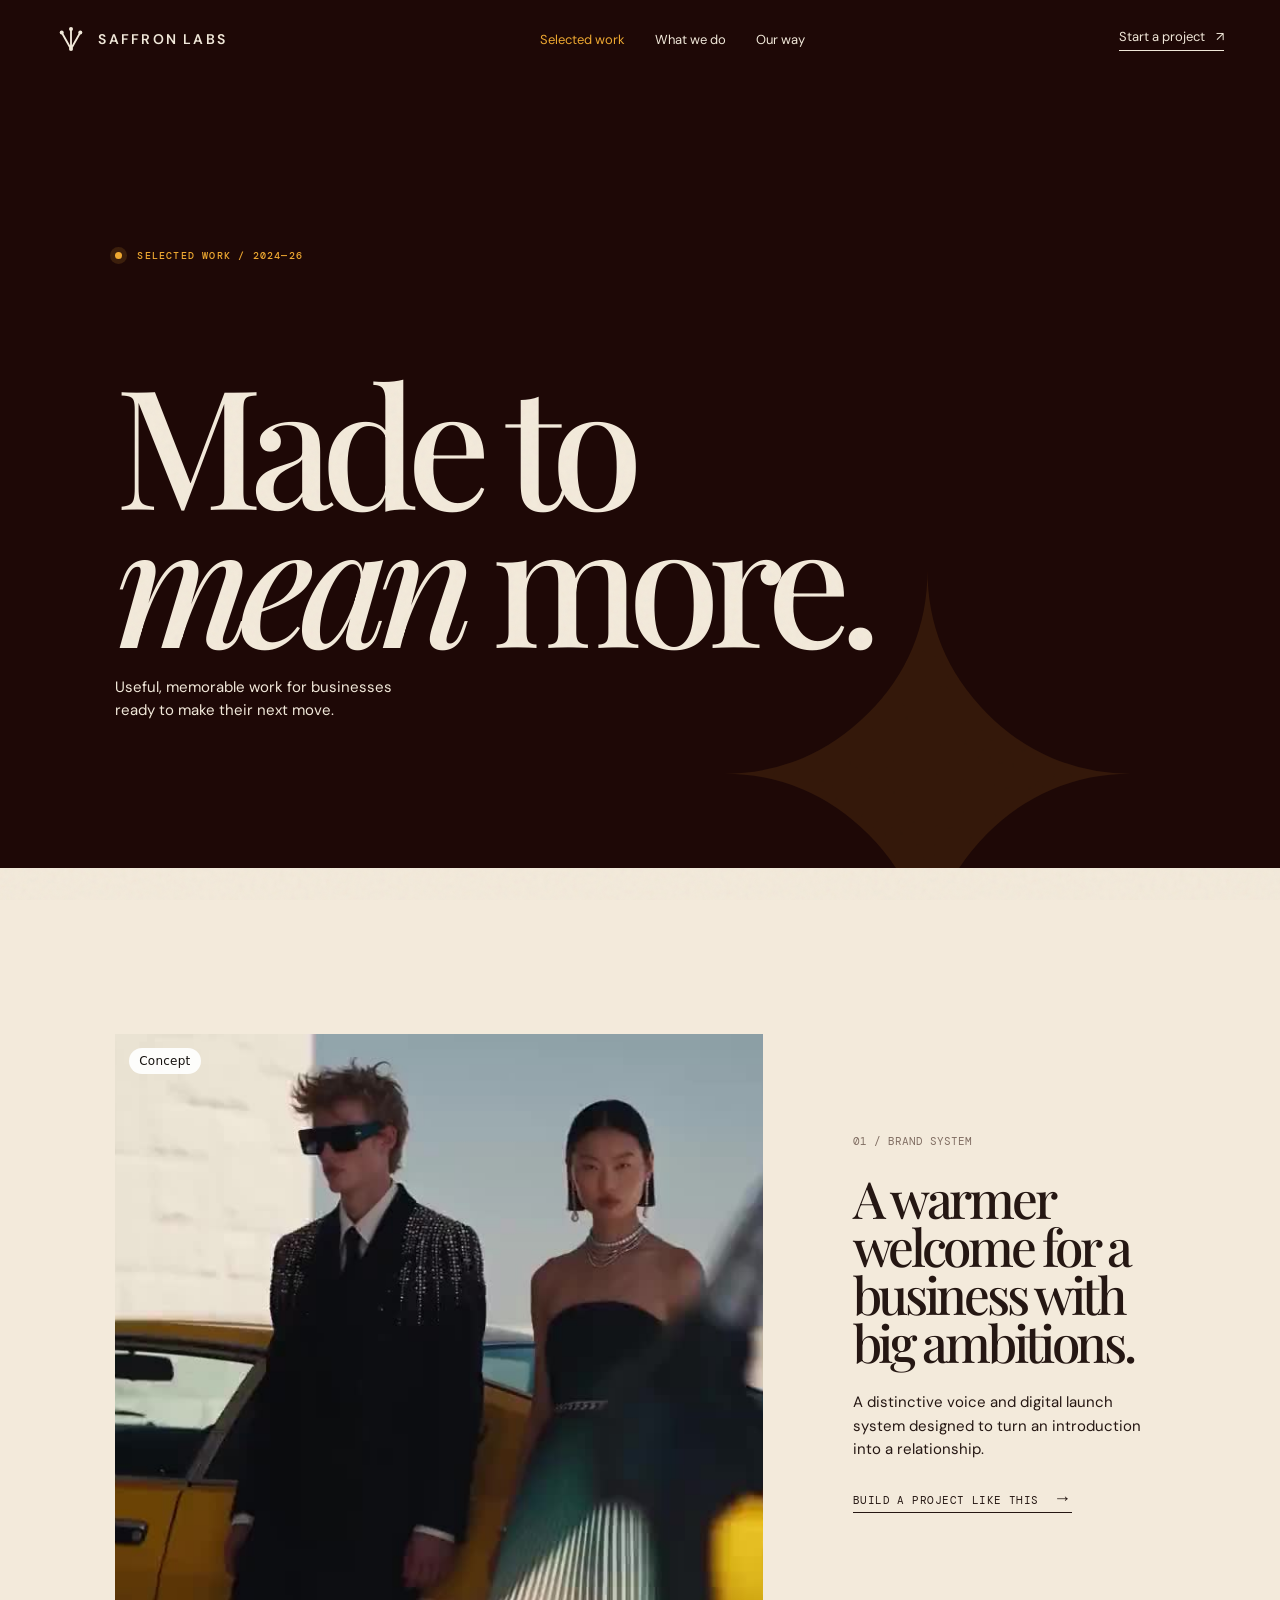
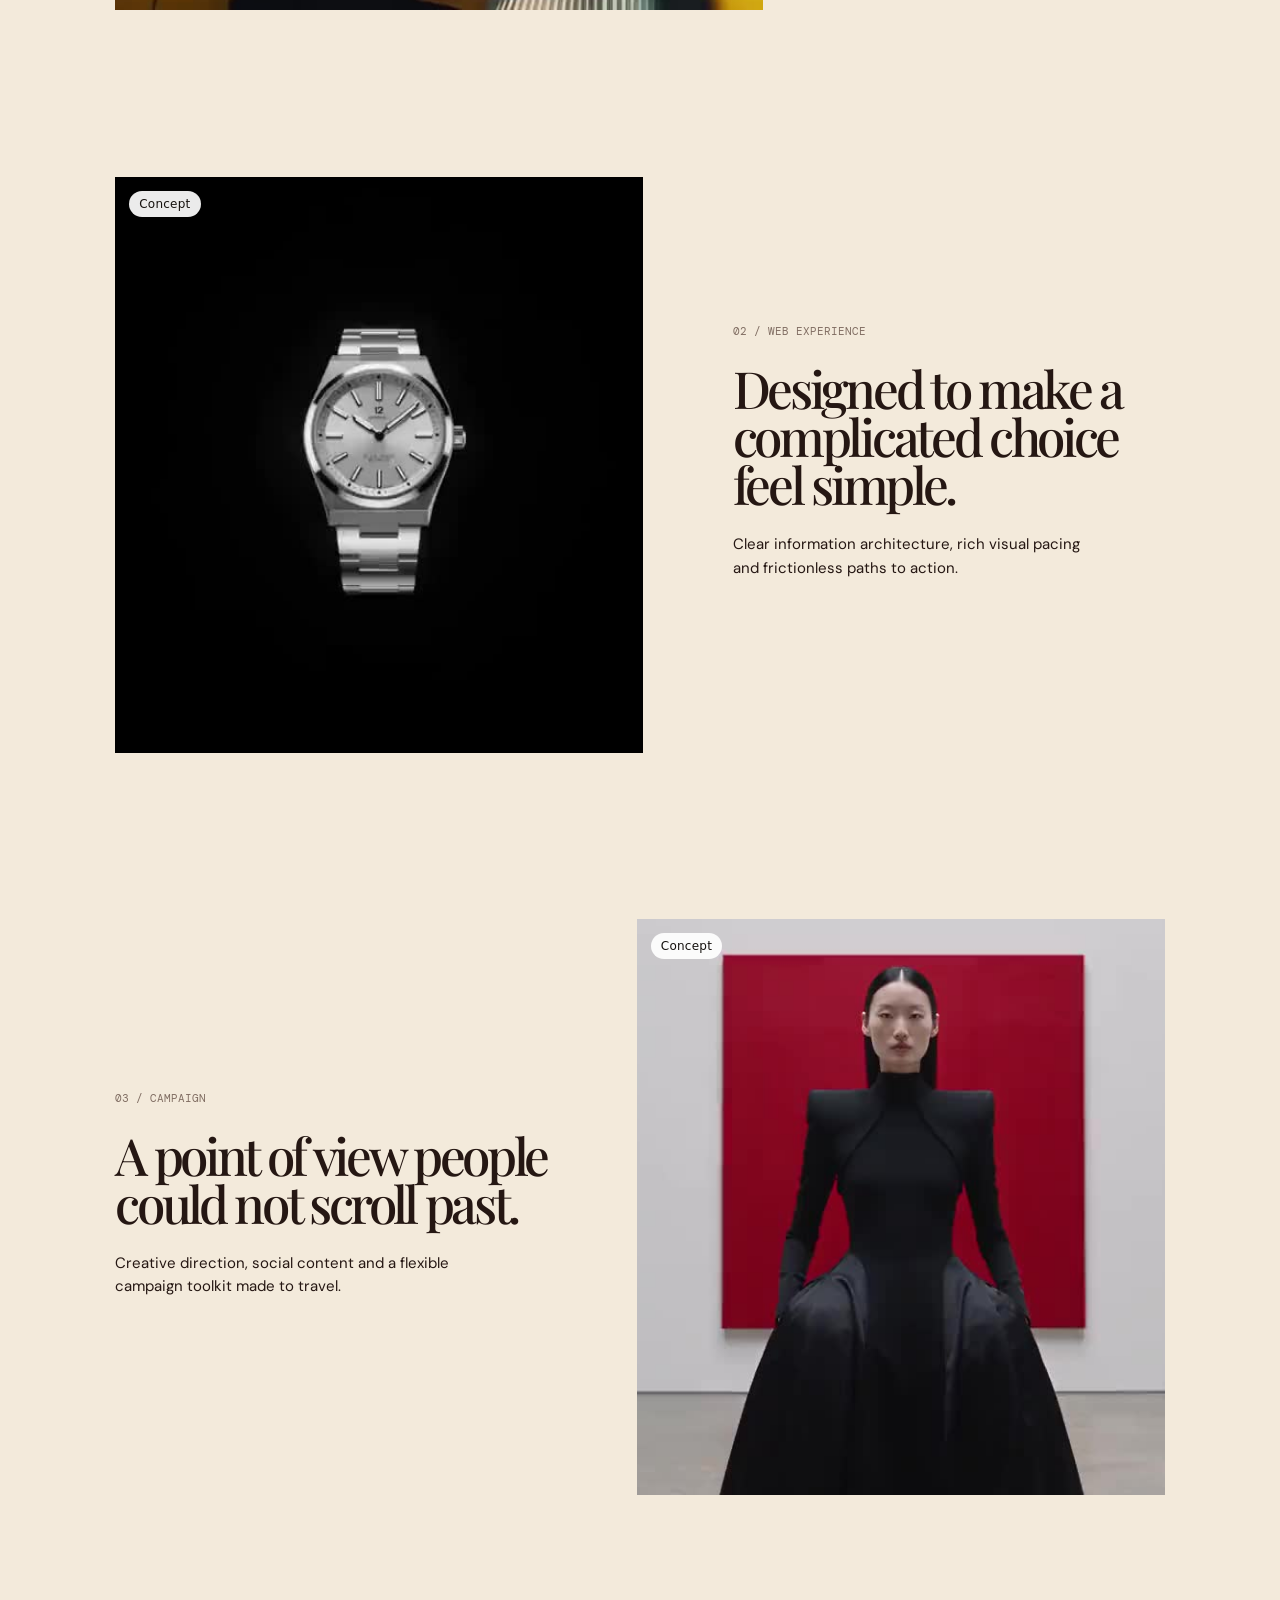
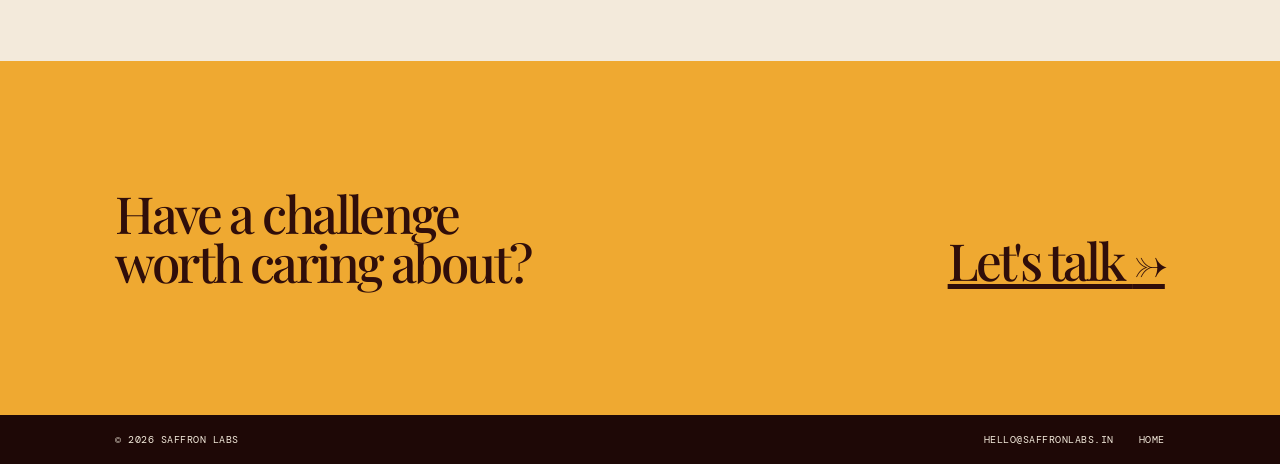
<file: work/index.html>
<!doctype html><html lang="en"><head><meta charset="UTF-8"><meta name="viewport" content="width=device-width,initial-scale=1.0"><meta name="description" content="Selected work from Saffron Labs."><title>Work — Saffron Labs</title><link rel="preconnect" href="https://fonts.googleapis.com"><link rel="preconnect" href="https://fonts.gstatic.com" crossorigin><link href="https://fonts.googleapis.com/css2?family=DM+Mono&family=DM+Sans:opsz,wght@9..40,400;9..40,500;9..40,600;9..40,700&family=Playfair+Display:ital,wght@0,500;0,600;0,700;1,500;1,600&display=swap" rel="stylesheet"><link rel="stylesheet" href="/style.css"></head><body class="inner-page"><div class="page-grain"></div><header class="site-header"><a class="wordmark" href="/" aria-label="Saffron Labs home"><svg class="mark" viewBox="0 0 42 42"><path d="M21 35V8M21 35L8 12M21 35L34 12"/><circle cx="21" cy="7" r="2.8"/><circle cx="8" cy="12" r="2.8"/><circle cx="34" cy="12" r="2.8"/><circle cx="21" cy="35" r="2.8"/></svg><span>SAFFRON LABS</span></a><nav aria-label="Primary"><a class="active" href="/work/">Selected work</a><a href="/services/">What we do</a><a href="/about/">Our way</a></nav><a class="header-cta" href="/contact/">Start a project <span>↗</span></a></header><main><section class="page-hero"><p class="eyebrow"><span class="pulse"></span> Selected work / 2024—26</p><h1>Made to<br><em>mean</em> more.</h1><p>Useful, memorable work for businesses ready to make their next move.</p></section><section class="case-list section-pad"><article class="case case-wide"><div class="case-visual"><video autoplay muted loop playsinline preload="metadata" poster="/media/loops/jewel.jpg" src="/media/loops/jewel.mp4" aria-label="Concept film: diamond necklaces, then a couple at a desert petrol station"></video><span class="concept-tag">Concept</span></div><div class="case-copy"><p class="case-num">01 / Brand system</p><h2>A warmer welcome for a business with big ambitions.</h2><p>A distinctive voice and digital launch system designed to turn an introduction into a relationship.</p><a href="/contact/" class="text-link">Build a project like this <span>→</span></a></div></article><article class="case"><div class="case-visual"><video autoplay muted loop playsinline preload="metadata" poster="/media/loops/watch.jpg" src="/media/loops/watch.mp4" aria-label="Concept film: exploded view of a mechanical watch movement"></video><span class="concept-tag">Concept</span></div><div class="case-copy"><p class="case-num">02 / Web experience</p><h2>Designed to make a complicated choice feel simple.</h2><p>Clear information architecture, rich visual pacing and frictionless paths to action.</p></div></article><article class="case"><div class="case-visual"><video autoplay muted loop playsinline preload="metadata" poster="/media/loops/editorial.jpg" src="/media/loops/editorial.mp4" aria-label="Concept film: model in a black gown in front of a red canvas"></video><span class="concept-tag">Concept</span></div><div class="case-copy"><p class="case-num">03 / Campaign</p><h2>A point of view people could not scroll past.</h2><p>Creative direction, social content and a flexible campaign toolkit made to travel.</p></div></article></section><section class="closing-band"><p>Have a challenge worth caring about?</p><a href="/contact/">Let's talk <span>→</span></a></section></main><footer class="mini-footer"><span>© <span class="year"></span> Saffron Labs</span><a href="mailto:hello@saffronlabs.in">hello@saffronlabs.in</a><a href="/">Home</a></footer><script src="/script.js"></script></body></html>
</file>
<file: style.css>
:root{--wine:#300e0a;--wine-deep:#1e0806;--clay:#a94425;--saffron:#efa931;--cream:#f3eadb;--paper:#ede3d1;--ink:#251713;--lime:#d7e978;--line:rgba(243,234,219,.23)}*{box-sizing:border-box}html{scroll-behavior:smooth}body{margin:0;background:var(--cream);color:var(--ink);font-family:"DM Sans",Arial,sans-serif}.page-grain{position:fixed;z-index:10;inset:0;pointer-events:none;opacity:.065;background-image:url("data:image/svg+xml,%3Csvg viewBox='0 0 180 180' xmlns='http://www.w3.org/2000/svg'%3E%3Cfilter id='n'%3E%3CfeTurbulence type='fractalNoise' baseFrequency='.85' numOctaves='4' stitchTiles='stitch'/%3E%3C/filter%3E%3Crect width='100%25' height='100%25' filter='url(%23n)' opacity='.8'/%3E%3C/svg%3E");mix-blend-mode:multiply}.site-header{position:absolute;z-index:5;top:0;left:0;width:100%;padding:24px clamp(22px,4.4vw,70px);display:flex;justify-content:space-between;align-items:center;color:var(--cream)}.wordmark{display:flex;gap:10px;align-items:center;color:inherit;text-decoration:none;font:600 11px/.94 "DM Mono";letter-spacing:.13em}.mark{width:25px;fill:none;stroke:currentColor;stroke-width:2.5;stroke-linecap:round}.mark circle{fill:currentColor;stroke:none}.site-header nav{display:flex;gap:30px}.site-header nav a,.header-cta{color:inherit;text-decoration:none;font-size:13px}.site-header nav a:hover,.text-link:hover{opacity:.63}.header-cta{border-bottom:1px solid currentColor;padding-bottom:5px}.header-cta span{padding-left:8px}.hero{color:var(--cream);min-height:880px;min-height:100svh;position:relative;overflow:hidden;padding:clamp(130px,18vh,190px) clamp(22px,10vw,160px) 30px;background:radial-gradient(circle at 73% 45%,#85321e 0,transparent 20%),radial-gradient(circle at 35% 70%,#602114 0,transparent 32%),var(--wine-deep);display:flex;flex-direction:column}.hero:before{content:"";position:absolute;inset:0;background:linear-gradient(90deg,rgba(239,169,49,.1) 1px,transparent 1px),linear-gradient(rgba(239,169,49,.07) 1px,transparent 1px);background-size:110px 110px;mask-image:linear-gradient(to bottom,black,transparent 72%);opacity:.37}.eyebrow{font:500 10px/1.2 "DM Mono";letter-spacing:.12em;text-transform:uppercase;margin:0}.pulse{display:inline-block;width:7px;height:7px;background:var(--saffron);border-radius:50%;margin-right:8px;box-shadow:0 0 0 5px rgba(239,169,49,.14)}.hero-copy{position:relative;z-index:1;margin-top:auto;display:grid;grid-template-columns:minmax(400px,1.6fr) minmax(220px,.45fr);align-items:end;gap:40px}.hero h1,.intro h2,.section-heading h2,.services h2,.manifesto h2,.contact h2{font:500 clamp(62px,10.9vw,175px)/.84 "Playfair Display",Georgia,serif;letter-spacing:-.067em;margin:0}.hero h1 em,h2 em{font-weight:500}.hero-copy>p{font-size:15px;line-height:1.5;max-width:250px;margin:0 0 8px}.hero-bottom{position:relative;z-index:1;border-top:1px solid var(--line);margin-top:clamp(50px,9vh,110px);padding-top:16px;display:grid;grid-template-columns:1fr 1fr 1fr;align-items:center;font:10px/1.5 "DM Mono";letter-spacing:.06em;text-transform:uppercase}.round-link{width:43px;height:43px;border:1px solid var(--line);border-radius:50%;display:grid;place-items:center;text-decoration:none;color:var(--cream);font-size:23px}.round-link:hover{background:var(--saffron);color:var(--wine)}.hero-bottom p{margin:0}.hero-index{text-align:right}.hero-mark{position:absolute;right:6vw;top:21%;width:min(25vw,390px);aspect-ratio:1}.hero-mark svg{width:100%;height:100%;fill:none;stroke:var(--saffron);stroke-width:1.45;stroke-linecap:round}.hero-mark circle{fill:var(--saffron);stroke:none}.orbit{position:absolute;border:1px solid rgba(239,169,49,.22);border-radius:50%;right:-9vw;top:17%;width:min(52vw,790px);aspect-ratio:1}.orbit-two{width:min(38vw,570px);right:-2vw;top:25%;border-color:rgba(239,169,49,.1)}.marquee{overflow:hidden;background:var(--saffron);color:var(--wine);white-space:nowrap;padding:14px 0;font:500 14px "DM Mono";letter-spacing:.06em}.marquee div{width:max-content;animation:scroll 25s linear infinite}.marquee b{padding:0 23px;font-size:19px}@keyframes scroll{to{transform:translateX(-25%)}}.section-pad{padding:clamp(84px,13vw,190px) clamp(22px,9vw,145px)}.section-number{font:11px "DM Mono";letter-spacing:.05em;margin:0}.intro{display:grid;grid-template-columns:1fr 4fr 1.25fr;gap:35px;align-items:start}.intro-kicker{font:500 22px/1.05 "Playfair Display";margin:0 0 clamp(35px,7vw,100px)}.intro h2{font-size:clamp(47px,7.1vw,105px);line-height:.91}.intro-note{padding-top:clamp(100px,14vw,180px);font-size:15px;line-height:1.55}.intro-note p{margin:0 0 27px}.text-link{color:inherit;text-decoration:none;border-bottom:1px solid currentColor;padding-bottom:5px;font:11px "DM Mono";letter-spacing:.04em;text-transform:uppercase}.text-link span{font-size:18px;margin-left:7px}.work{background:var(--paper)}.section-heading{display:grid;grid-template-columns:1fr 3fr 1fr;align-items:end;gap:30px;margin-bottom:clamp(55px,9vw,120px)}.eyebrow.dark{color:#755d50;margin-bottom:18px}.section-heading h2,.services h2{font-size:clamp(55px,8vw,120px)}.section-heading>.text-link{justify-self:end}.work-grid{display:grid;grid-template-columns:1.1fr .9fr;gap:clamp(20px,3vw,45px)}.project{margin:0}.project-night{grid-row:span 2}.project-sun{grid-column:2}.project-art{position:relative;overflow:hidden;min-height:250px}.project-night .project-art{height:calc(100% - 65px)}.art-aurora{background:radial-gradient(ellipse at 55% 42%,#eba532 0%,#d86928 13%,#672019 34%,#1d0e10 65%)}.art-aurora:after{content:"";position:absolute;width:80%;aspect-ratio:1;border:1px solid rgba(255,236,185,.34);border-radius:50%;left:10%;top:12%;box-shadow:0 0 0 50px rgba(255,236,185,.045),0 0 0 100px rgba(255,236,185,.025)}.art-aurora i{position:absolute;z-index:2;width:40%;height:130%;background:linear-gradient(90deg,transparent,rgba(255,218,115,.75),transparent);filter:blur(18px);transform:rotate(27deg);left:38%;top:-14%}.art-aurora i:nth-child(2){transform:rotate(-47deg);left:-4%;opacity:.5}.art-aurora i:nth-child(3){transform:rotate(72deg);left:66%;opacity:.3}.art-label{position:absolute;z-index:3;left:8%;bottom:5%;font:500 clamp(55px,10vw,140px)/1 "Playfair Display";color:#f8d98d}.art-paper{background:#dabd92;display:grid;place-items:center;min-height:380px;padding:30px}.art-paper:before{content:"";position:absolute;inset:13px;border:1px solid rgba(47,14,10,.55)}.art-paper span{position:relative;z-index:1;font:500 clamp(34px,5vw,65px)/.86 "Playfair Display";text-align:center;letter-spacing:-.07em;color:#37100b}.art-paper em{color:#b6431d}.art-paper svg{position:absolute;bottom:25px;right:25px;width:58px;fill:none;stroke:#37100b;stroke-width:2;stroke-linecap:round}.art-paper circle{fill:#37100b;stroke:none}.art-sun{min-height:250px;background:var(--clay);color:#f6d378;padding:22px}.sun-disc{position:absolute;width:60%;aspect-ratio:1;border-radius:50%;background:var(--saffron);right:-8%;top:50%;transform:translateY(-50%);box-shadow:0 0 0 26px rgba(239,169,49,.13)}.art-sun span{position:absolute;z-index:1;font:500 clamp(31px,4vw,57px)/.9 "Playfair Display";letter-spacing:-.06em;bottom:18px}.project-meta{padding:13px 0 30px;display:flex;justify-content:space-between;gap:15px}.project-meta h3{font-size:15px;margin:0 0 4px}.project-meta p,.project-meta>span{font:10px "DM Mono";text-transform:uppercase;letter-spacing:.04em;margin:0;color:#725c50}.services{color:var(--cream);background:var(--wine)}.services-top{display:grid;grid-template-columns:1fr 3fr 1.2fr;gap:35px;align-items:end}.services-top .eyebrow{color:var(--saffron);margin-bottom:18px}.services-intro{font-size:15px;line-height:1.55;margin:0 0 5px}.service-list{border-top:1px solid var(--line);margin:0 clamp(22px,9vw,145px)}.service-list article{display:grid;grid-template-columns:.45fr 1.2fr 1.5fr .25fr;gap:30px;align-items:center;padding:26px 0;border-bottom:1px solid var(--line);transition:padding .3s,color .3s}.service-list article:hover{padding-left:18px;color:var(--saffron)}.service-list span{font:10px "DM Mono"}.service-list h3{font:500 clamp(27px,3vw,46px)/.9 "Playfair Display";letter-spacing:-.06em;margin:0}.service-list p{max-width:350px;font-size:13px;line-height:1.45;margin:0;color:#d4b7a7}.service-list button{justify-self:end;border:1px solid var(--line);background:transparent;border-radius:50%;color:inherit;width:39px;height:39px;font-size:19px}.manifesto{display:grid;grid-template-columns:1fr 1px 3fr 1fr;gap:clamp(25px,4vw,60px);align-items:start;position:relative}.manifesto-line{background:#b8a999;height:100%}.manifesto-copy .eyebrow{margin-bottom:80px}.manifesto h2{font-size:clamp(45px,6vw,88px);line-height:.9}.manifesto-copy>p:last-child{max-width:370px;margin:38px 0 0;font-size:15px;line-height:1.6}.stamp{border:1px solid var(--ink);border-radius:50%;width:103px;aspect-ratio:1;display:grid;place-items:center;position:relative;justify-self:end;font:9px "DM Mono";overflow:hidden}.stamp span{position:absolute;width:144px;transform:rotate(-42deg);white-space:nowrap}.stamp b{font-size:25px}.contact{min-height:840px;position:relative;overflow:hidden;color:var(--cream);background:var(--wine-deep);padding:clamp(100px,15vw,190px) clamp(22px,9vw,145px) 25px;display:flex;flex-direction:column}.contact:before{content:"";position:absolute;width:min(100vw,1200px);aspect-ratio:1;border:1px solid rgba(239,169,49,.19);border-radius:50%;right:-24%;top:-42%}.contact .eyebrow{color:var(--saffron);position:relative}.contact h2{position:relative;font-size:clamp(68px,12vw,175px);margin-top:auto}.contact-email{position:relative;color:var(--cream);text-decoration:none;font:500 clamp(17px,2vw,29px) "DM Mono";margin-top:35px;border-bottom:1px solid var(--line);padding-bottom:13px;width:max-content;max-width:100%}.contact-email:hover{color:var(--saffron)}.contact-email span{color:var(--saffron);padding-left:16px}.contact-star{position:absolute;right:12%;top:24%;color:var(--saffron);font-size:clamp(80px,16vw,200px);animation:spin 18s linear infinite}@keyframes spin{to{transform:rotate(360deg)}}.contact-foot{position:relative;border-top:1px solid var(--line);padding-top:15px;margin-top:clamp(80px,11vw,160px);display:flex;gap:26px;align-items:center;font:10px "DM Mono";text-transform:uppercase;letter-spacing:.04em}.contact-foot p{margin-right:auto}.contact-foot a{color:var(--cream);text-decoration:none}.contact-foot a:hover{color:var(--saffron)}
@media(max-width:760px){.site-header nav{display:none}.site-header{padding:20px}.hero{min-height:720px;padding:125px 22px 25px}.hero-copy{grid-template-columns:1fr;gap:24px}.hero h1{font-size:clamp(60px,17vw,102px)}.hero-copy>p{font-size:14px}.hero-mark{width:54vw;top:23%;right:-5vw}.hero-bottom{grid-template-columns:1fr 1fr}.hero-index{display:none}.intro,.section-heading,.services-top{grid-template-columns:1fr;gap:25px}.intro-note{padding-top:0}.intro-kicker{margin-bottom:35px}.section-heading>.text-link{justify-self:start}.work-grid{grid-template-columns:1fr}.project-night{grid-row:auto}.project-night .project-art{height:390px}.project-sun{grid-column:auto}.services-intro{max-width:320px}.service-list{margin:0 22px}.service-list article{grid-template-columns:28px 1fr 40px;gap:15px}.service-list article p{grid-column:2/4}.service-list h3{font-size:31px}.manifesto{grid-template-columns:1fr;gap:26px}.manifesto-line{width:100%;height:1px}.manifesto-copy .eyebrow{margin-bottom:48px}.stamp{justify-self:start}.contact{min-height:700px}.contact-foot{flex-wrap:wrap;gap:15px}.contact-foot p{flex-basis:100%}.art-paper{min-height:330px}.section-pad{padding-left:22px;padding-right:22px}}

/* Inner pages */
.inner-page .site-header,.contact-page .site-header{position:absolute}.inner-page .site-header nav a.active,.contact-page .site-header nav a.active{color:var(--saffron)}.page-hero{min-height:680px;background:var(--wine-deep);color:var(--cream);padding:clamp(150px,22vw,250px) clamp(22px,9vw,145px) clamp(75px,12vw,145px);position:relative;overflow:hidden}.page-hero:after{content:"✦";position:absolute;right:10%;bottom:-17%;font:500 clamp(260px,42vw,650px)/1 "Playfair Display";color:rgba(239,169,49,.1)}.page-hero .eyebrow{color:var(--saffron);position:relative;z-index:1}.page-hero h1{position:relative;z-index:1;font:500 clamp(74px,13vw,190px)/.83 "Playfair Display";letter-spacing:-.075em;margin:clamp(54px,10vw,110px) 0 28px}.page-hero>p:last-child{position:relative;z-index:1;max-width:310px;margin:0;font-size:15px;line-height:1.55}.case-list{display:grid;gap:clamp(80px,13vw,190px)}.case{display:grid;grid-template-columns:1.1fr .9fr;gap:clamp(28px,7vw,100px);align-items:center}.case-wide{grid-template-columns:1.35fr .65fr}.case:nth-child(3){direction:rtl}.case:nth-child(3)>*{direction:ltr}.case-visual{min-height:clamp(330px,45vw,670px);position:relative;overflow:hidden}.case-bloom{background:radial-gradient(circle at 48% 45%,#f5b83d 0 9%,#e26e25 10% 15%,#9d351e 24%,#47130d 56%,#250b08 100%)}.bloom-disc{position:absolute;width:60%;aspect-ratio:1;border:1px solid rgba(252,215,131,.6);border-radius:50%;left:20%;top:20%;box-shadow:0 0 0 40px rgba(252,215,131,.06),0 0 0 90px rgba(252,215,131,.035)}.bloom-word{position:absolute;z-index:1;bottom:7%;left:8%;font:500 clamp(60px,10vw,150px)/.78 "Playfair Display";letter-spacing:-.08em;color:var(--cream)}.case-grid-visual{background:#d5c0a5;padding:7%;display:flex;align-items:end}.case-grid-visual:before{content:"";position:absolute;inset:0;background:linear-gradient(90deg,rgba(52,17,11,.28) 1px,transparent 1px),linear-gradient(rgba(52,17,11,.28) 1px,transparent 1px);background-size:23% 23%;opacity:.7}.case-grid-visual span{font:500 clamp(44px,6vw,86px)/.84 "Playfair Display";letter-spacing:-.07em;position:relative;z-index:1}.case-grid-visual i{position:absolute;width:23%;aspect-ratio:1;border-radius:50%;background:var(--clay);top:10%;right:14%}.case-grid-visual i:nth-of-type(2){top:37%;right:37%;background:var(--saffron)}.case-grid-visual i:nth-of-type(3){top:58%;right:14%;background:var(--wine)}.case-type{background:var(--lime);display:grid;place-items:center;padding:30px}.case-type span{font:500 clamp(48px,7vw,100px)/.78 "Playfair Display";letter-spacing:-.08em;color:var(--wine)}.case-type em{color:var(--clay)}.case-copy .case-num{font:11px "DM Mono";color:#816e63;margin:0 0 26px;text-transform:uppercase}.case-copy h2{font:500 clamp(34px,4vw,60px)/.94 "Playfair Display";letter-spacing:-.065em;margin:0}.case-copy>p:not(.case-num){font-size:15px;line-height:1.55;max-width:350px;margin:25px 0}.closing-band{background:var(--saffron);color:var(--wine);padding:clamp(70px,10vw,140px) clamp(22px,9vw,145px);display:flex;align-items:end;justify-content:space-between;gap:30px}.closing-band p{font:500 clamp(26px,4vw,60px)/.95 "Playfair Display";letter-spacing:-.05em;margin:0;max-width:450px}.closing-band a,.services-cta a{font:500 clamp(27px,4vw,56px)/1 "Playfair Display";letter-spacing:-.06em;color:inherit}.mini-footer{background:var(--wine-deep);color:var(--cream);padding:18px clamp(22px,9vw,145px);display:flex;gap:25px;flex-wrap:wrap;font:10px "DM Mono";text-transform:uppercase;letter-spacing:.05em}.mini-footer a{color:inherit;text-decoration:none}.mini-footer a:hover{color:var(--saffron)}.mini-footer span:first-child{margin-right:auto}.service-detail{display:grid;grid-template-columns:.5fr 2fr 1.1fr 1fr;gap:30px;align-items:start;border-bottom:1px solid #c7b7a7}.service-detail h2{font:500 clamp(34px,4.6vw,67px)/.9 "Playfair Display";letter-spacing:-.07em;margin:32px 0 0}.detail-list{font:11px "DM Mono";text-transform:uppercase;letter-spacing:.04em}.detail-list p{padding:11px 0;margin:0;border-bottom:1px solid #c7b7a7}.detail-desc{font-size:14px;line-height:1.55;margin:0}.service-dark{background:var(--wine);color:var(--cream);border:0}.service-dark .eyebrow{color:var(--saffron)}.service-dark .detail-list p{border-color:var(--line)}.services-cta{padding:clamp(85px,14vw,180px) clamp(22px,9vw,145px);background:var(--lime);color:var(--wine);display:flex;flex-direction:column;gap:22px}.services-cta p{font:11px "DM Mono";text-transform:uppercase;letter-spacing:.08em;margin:0}.about-statement{display:grid;grid-template-columns:1fr 3.3fr 1.25fr;gap:40px;align-items:start}.about-statement h2{font:500 clamp(36px,5vw,72px)/.92 "Playfair Display";letter-spacing:-.07em;margin:0}.about-statement>p{font-size:15px;line-height:1.55;margin:0}.principles{background:var(--paper);display:grid;grid-template-columns:1fr 2.5fr;gap:40px}.principles h2{font:500 clamp(45px,6vw,87px)/.88 "Playfair Display";letter-spacing:-.07em;margin:22px 0 0}.principles ol{list-style:none;padding:0;margin:0;display:grid;gap:0}.principles li{display:grid;grid-template-columns:.5fr 1.2fr 1.2fr;gap:20px;padding:23px 0;border-top:1px solid #c6b6a6}.principles li span{font:10px "DM Mono"}.principles h3{font:500 25px/.95 "Playfair Display";letter-spacing:-.05em;margin:0}.principles li p{font-size:14px;line-height:1.5;margin:0}.about-portrait{background:var(--clay);min-height:530px;color:var(--cream);padding:70px clamp(22px,9vw,145px);position:relative;overflow:hidden;display:flex;align-items:end}.portrait-mark{position:absolute;right:12%;top:7%;width:min(45vw,520px);opacity:.8}.portrait-mark svg{width:100%;fill:none;stroke:var(--saffron);stroke-width:1.8;stroke-linecap:round}.portrait-mark circle{fill:var(--saffron);stroke:none}.about-portrait p{font:500 clamp(43px,6vw,85px)/.88 "Playfair Display";letter-spacing:-.07em;margin:0;z-index:1}.faq-list{display:grid;grid-template-columns:1fr 4fr;gap:40px}.faqs{border-top:1px solid #bba99a}.faqs details{border-bottom:1px solid #bba99a}.faqs summary{list-style:none;cursor:pointer;padding:25px 0;font:500 clamp(23px,3vw,39px)/1 "Playfair Display";letter-spacing:-.05em;display:flex;justify-content:space-between;gap:20px}.faqs summary::-webkit-details-marker{display:none}.faqs summary span{font:400 28px "DM Sans";transition:transform .25s}.faqs details[open] summary span{transform:rotate(45deg)}.faqs details p{font-size:15px;line-height:1.6;max-width:570px;margin:0 0 28px}.contact-page{background:var(--wine-deep);color:var(--cream)}.contact-page-hero{min-height:700px;padding:clamp(150px,22vw,250px) clamp(22px,9vw,145px) clamp(80px,10vw,130px);position:relative;overflow:hidden}.contact-page-hero:after{content:"";position:absolute;width:min(70vw,900px);aspect-ratio:1;border:1px solid rgba(239,169,49,.2);border-radius:50%;right:-10%;top:8%;box-shadow:0 0 0 70px rgba(239,169,49,.035)}.contact-page-hero .eyebrow{color:var(--saffron);position:relative;z-index:1}.contact-page-hero h1{position:relative;z-index:1;font:500 clamp(65px,11vw,160px)/.83 "Playfair Display";letter-spacing:-.075em;margin:clamp(50px,9vw,100px) 0 30px}.contact-page-hero>p{position:relative;z-index:1;font-size:15px;line-height:1.55;max-width:350px;margin:0}.contact-big{position:relative;z-index:1;display:inline-block;margin-top:45px;color:var(--cream);font:500 clamp(18px,2.5vw,36px)/1 "DM Mono";text-decoration:none;border-bottom:1px solid var(--line);padding-bottom:12px}.contact-big span{color:var(--saffron);padding-left:12px}.contact-big:hover{color:var(--saffron)}.contact-routes{background:var(--cream);color:var(--ink);display:grid;grid-template-columns:repeat(3,1fr);padding:0 clamp(22px,9vw,145px)}.contact-routes>div{min-height:240px;padding:40px 30px 40px 0;display:flex;flex-direction:column;gap:23px;border-top:1px solid #bba99a}.contact-routes>div+div{padding-left:30px;border-left:1px solid #bba99a}.contact-routes .eyebrow{color:#7a6155}.contact-routes a{font:500 clamp(25px,3.2vw,43px)/1 "Playfair Display";letter-spacing:-.05em;color:inherit}.contact-routes>div>p:last-child{font-size:15px;line-height:1.55;margin:0}
@media(max-width:760px){.page-hero{min-height:570px;padding-top:145px}.page-hero h1{font-size:clamp(61px,17vw,92px)}.case,.case-wide{grid-template-columns:1fr;gap:25px}.case:nth-child(3){direction:ltr}.case-visual{min-height:330px}.case-wide .case-visual{min-height:390px}.closing-band{align-items:start;flex-direction:column}.service-detail{grid-template-columns:1fr;gap:21px}.service-detail h2{margin-top:14px}.about-statement{grid-template-columns:1fr;gap:25px}.principles{grid-template-columns:1fr}.principles li{grid-template-columns:27px 1fr;gap:15px}.principles li p{grid-column:2}.about-portrait{min-height:400px}.faq-list{grid-template-columns:1fr;gap:30px}.contact-routes{grid-template-columns:1fr}.contact-routes>div+div{padding-left:0;border-left:0}.contact-routes>div{min-height:170px}.mini-footer span:first-child{flex-basis:100%}}

/* concept films in place of placeholder art; labelled as concepts, not client work */
.project-art, .case-visual { position: relative; overflow: hidden; }
.project-art video, .case-visual video { position: absolute; inset: 0; width: 100%; height: 100%; object-fit: cover; display: block; }
.concept-tag { position: absolute; left: 14px; top: 14px; z-index: 1; font: 500 12px/1 system-ui, sans-serif; letter-spacing: .02em; padding: 7px 10px; border-radius: 999px; background: rgba(255,255,255,.92); color: #15110e; }

/* proper logo lockup: one line, mark weight matched to the brand mark */
.wordmark{font:600 14px/1 "DM Sans",Arial,sans-serif;letter-spacing:.16em;gap:12px;white-space:nowrap}
.mark{width:30px;stroke-width:2.6}
.hero-mark svg{stroke-width:2.6}
</file>
<file: style-legacy.css>
/* Layout: maroon cover (statement + showreel) opens onto a quiet white page; work is shown large, words kept few. Single committed brand look. */
:root{
  --maroon:#2b0c0a; --maroon-2:#3a120f; --maroon-line:rgba(233,174,60,.24);
  --gold:#e9ae3c; --on-gold:#1f0a05; --on-maroon:#f3e7da; --muted-on-maroon:#bfa894;
  --white:#ffffff; --panel:#f5f3f0; --ink:#161210; --quiet:#6b645c; --line:#e6e2dc; --saffron:#b85c0d;
  --display:"Archivo", "Helvetica Neue", Arial, sans-serif;
  --text:"Anek Latin", system-ui, -apple-system, "Segoe UI", sans-serif;
  color-scheme:light;
}
*{box-sizing:border-box}
[hidden]{display:none!important}
html{scroll-behavior:smooth}
section[id]{scroll-margin-top:76px}
body{background:var(--white);color:var(--ink);font:400 17px/1.6 var(--text);margin:0}
body::before{content:"";position:fixed;inset:0 0 auto;height:env(safe-area-inset-top,0px);z-index:10;background:var(--maroon)}
a{color:inherit}
:focus-visible{outline:2px solid var(--saffron);outline-offset:3px}
.band{padding-left:max(16px, env(safe-area-inset-left, 0px));padding-right:max(16px, env(safe-area-inset-right, 0px))}
.wrap{max-width:1240px;margin-inline:auto}
h1,h2,h3{font-family:var(--display);margin:0;text-wrap:balance}
p{margin:0}
.sr-only{position:absolute;width:1px;height:1px;overflow:hidden;clip:rect(0 0 0 0);white-space:nowrap}

/* header */
.top{background:var(--maroon);color:var(--on-maroon);position:sticky;top:env(safe-area-inset-top,0px);z-index:5}
.top .wrap{display:flex;align-items:center;gap:28px;padding-block:18px}
.brand{display:flex;align-items:center;gap:10px;text-decoration:none;color:var(--gold)}
.brand svg{width:26px;height:26px;fill:none;stroke:var(--gold);stroke-width:2.2;stroke-linecap:round}
.brand svg circle{fill:var(--gold);stroke:none}
.brand span{font:700 16px/1 var(--display);font-variation-settings:"wdth" 120;letter-spacing:.05em}
.skip{position:absolute;left:16px;top:-60px;z-index:20;background:var(--gold);color:var(--on-gold);padding:10px 16px;border-radius:3px;font-weight:600;text-decoration:none}
.skip:focus{top:12px}
.top .wrap{gap:12px}
.top .brand{margin-right:auto}
.pill{font:600 15px/1 var(--text);padding:13px 20px;border-radius:999px;border:1px solid var(--maroon-line);background:transparent;color:var(--on-maroon);cursor:pointer;transition:border-color .15s,color .15s}
.pill:hover{border-color:var(--gold);color:var(--gold)}
.pill:focus-visible,.top .btn:focus-visible,.contact a:focus-visible,footer a:focus-visible{outline-color:var(--gold)}
.btn .short{display:none}
.btn{display:inline-flex;align-items:center;gap:10px;text-decoration:none;font:600 15px/1 var(--text);padding:14px 20px;border-radius:3px;border:0;cursor:pointer;white-space:nowrap;transition:background-color .15s}
.btn-gold{background:var(--gold);color:var(--on-gold)}
.btn-gold:hover{background:#f3bf57}
.btn-ink{background:var(--ink);color:var(--white)}
.btn-ink:hover{background:#2c2420}
.btn:active{transform:scale(.97)}

/* cover */
.cover{background:var(--maroon);color:var(--on-maroon)}
.cover .wrap{padding-block:clamp(72px,12vw,150px) clamp(56px,7vw,96px);display:grid;gap:36px}
.cover h1{font-size:clamp(42px,7.6vw,112px);line-height:.94;font-weight:760;font-variation-settings:"wdth" 114;letter-spacing:-.035em;color:var(--white);max-width:13ch}
.cover-foot{display:flex;flex-wrap:wrap;align-items:center;justify-content:space-between;gap:20px}
.cover-foot p{font-size:19px;color:var(--muted-on-maroon);max-width:40ch}
.reel{background:var(--maroon)}
.reel .wrap{padding-bottom:clamp(56px,8vw,120px)}
.reel-frame{border-radius:6px;overflow:hidden;aspect-ratio:16/9;max-width:100%;background:#120403;transform-origin:50% 0;will-change:transform}
.reel-frame{position:relative}
.reel-frame video{width:100%;height:100%;object-fit:cover;display:block}
.motion-toggle{position:absolute;right:14px;bottom:14px;font:600 14px/1 var(--text);padding:10px 14px;border-radius:999px;border:0;background:rgba(20,6,5,.72);color:#fff;cursor:pointer}
.motion-toggle:hover{background:rgba(20,6,5,.9)}
.motion-toggle:focus-visible{outline-color:var(--gold)}
.reel-cap{display:flex;justify-content:space-between;gap:16px;margin-top:14px;font-size:14px;color:var(--muted-on-maroon)}

/* sections */
.section .wrap{padding-block:clamp(72px,10vw,136px);display:grid;gap:clamp(36px,5vw,64px)}
.head{display:grid;grid-template-columns:minmax(0,1fr) minmax(0,1fr);gap:24px;align-items:end}
.head h2{font-size:clamp(34px,5vw,64px);line-height:1;font-weight:720;font-variation-settings:"wdth" 110;letter-spacing:-.03em}
.head p{color:var(--quiet);font-size:18px;max-width:42ch;justify-self:end}

/* picker */
.need{border-top:1px solid var(--line)}
.tabs{display:flex;flex-wrap:wrap;gap:8px 36px}
.tab{font:650 clamp(22px,2.6vw,32px)/1.2 var(--display);font-variation-settings:"wdth" 104;letter-spacing:-.015em;background:none;border:0;padding:0 0 10px;color:var(--quiet);cursor:pointer;border-bottom:3px solid transparent;transition:color .15s}
.tab:hover{color:var(--ink)}
.tab[aria-selected="true"]{color:var(--ink);border-bottom-color:var(--saffron)}
.answer{display:grid;grid-template-columns:minmax(0,1.3fr) minmax(0,1fr);gap:48px;background:var(--panel);border-radius:6px;padding:clamp(24px,4vw,48px)}
.answer h3{font-size:clamp(24px,2.6vw,32px);line-height:1.15;font-weight:680;font-variation-settings:"wdth" 104;letter-spacing:-.015em}
.answer .lead{margin-top:12px;color:var(--quiet);max-width:46ch}
.answer ul{margin:22px 0 0;padding:0;list-style:none;display:grid;gap:10px}
.answer li{padding-left:22px;position:relative}
.answer li::before{content:"";position:absolute;left:0;top:.75em;width:10px;height:1px;background:var(--saffron)}
.facts{display:grid;gap:18px;align-content:start}
.fact{border-bottom:1px solid var(--line);padding-bottom:14px}
.fact span{display:block;font-size:14px;color:var(--quiet)}
.fact b{font:650 22px/1.3 var(--display);font-variation-settings:"wdth" 104}

/* work */
.grid{display:grid;grid-template-columns:repeat(6,minmax(0,1fr));gap:20px}
.piece{margin:0;display:grid;gap:12px;grid-column:span 2}
.piece.wide{grid-column:span 3}
.frame{position:relative;border-radius:6px;overflow:hidden;background:#e9e5df;aspect-ratio:4/5;max-width:100%}
.piece.wide .frame{aspect-ratio:16/10}
.frame video{width:100%;height:100%;object-fit:cover;display:block;transition:transform .6s cubic-bezier(.2,.7,.2,1)}
.piece:hover .frame video{transform:scale(1.025)}
.tag{position:absolute;left:12px;top:12px;font:500 12px/1 var(--text);letter-spacing:.04em;background:rgba(255,255,255,.9);color:var(--ink);padding:6px 9px;border-radius:999px}
.piece figcaption{display:flex;justify-content:space-between;gap:12px;font-size:16px}
.piece figcaption span{color:var(--quiet)}
.work-note{color:var(--quiet);font-size:15px}

/* services */
.svcs{border-top:1px solid var(--ink)}
.svc{display:grid;grid-template-columns:minmax(0,.9fr) minmax(0,1.1fr) minmax(0,1fr) minmax(0,.7fr);gap:28px;padding-block:30px;border-bottom:1px solid var(--line);align-items:start}
.svc h3{font-size:26px;line-height:1.15;font-weight:680;font-variation-settings:"wdth" 106;letter-spacing:-.015em}
.svc .prob{font-size:18px}
.svc ul{margin:0;padding:0;list-style:none;display:grid;gap:4px;color:var(--quiet)}
.svc .time{font-size:15px;color:var(--quiet)}
.svc .time b{display:block;color:var(--ink);font-weight:600;font-size:16px}

/* start small */
.start{background:var(--panel)}
.offers{display:grid;grid-template-columns:minmax(0,1fr) minmax(0,1fr);gap:20px}
.offer{background:var(--white);border:1px solid var(--line);border-radius:6px;padding:clamp(24px,3vw,40px);display:grid;gap:14px;align-content:start}
.offer h3{font-size:28px;line-height:1.1;font-weight:700;font-variation-settings:"wdth" 108;letter-spacing:-.02em}
.offer p{color:var(--quiet)}
.offer .btn{width:max-content;margin-top:8px}

/* process */
.steps{list-style:none;margin:0;padding:0;display:grid;grid-template-columns:repeat(4,minmax(0,1fr));gap:28px;counter-reset:s}
.steps li{counter-increment:s;display:grid;gap:10px;align-content:start}
.steps li::before{content:counter(s);font:700 56px/1 var(--display);font-variation-settings:"wdth" 110;color:var(--saffron);letter-spacing:-.04em}
.steps h3{font-size:20px;font-weight:650}
.steps p{color:var(--quiet);font-size:16px}

/* promise */
.promise .wrap{grid-template-columns:minmax(0,1fr) minmax(0,1fr);align-items:start}
.promise h2{font-size:clamp(28px,3.4vw,42px);line-height:1.05;font-weight:700;font-variation-settings:"wdth" 108;letter-spacing:-.02em}
.promise .cols{display:grid;gap:18px;color:var(--quiet)}
.promise ul{margin:0;padding-left:18px;display:grid;gap:6px;color:var(--ink)}

/* contact */
.contact{background:var(--maroon);color:var(--on-maroon)}
.contact .wrap{padding-block:clamp(80px,11vw,150px);display:grid;gap:40px}
.contact h2{font-size:clamp(44px,8vw,120px);line-height:.94;font-weight:760;font-variation-settings:"wdth" 114;letter-spacing:-.035em;color:var(--white);max-width:12ch}
.ways{display:grid;grid-template-columns:repeat(4,minmax(0,1fr));border-top:1px solid var(--maroon-line)}
.way{display:grid;gap:8px;align-content:start;padding:24px 24px 28px 0;border-bottom:1px solid var(--maroon-line)}
.way + .way{padding-left:24px;border-left:1px solid var(--maroon-line)}
.way > span{font-size:14px;color:var(--muted-on-maroon)}
.way > a{font:650 clamp(20px,1.7vw,24px)/1.25 var(--display);color:var(--white);text-decoration:none;overflow-wrap:anywhere;width:max-content;max-width:100%;background:linear-gradient(var(--gold),var(--gold)) 0 100%/0 2px no-repeat;transition:background-size .25s,color .15s}
.way > a:hover{color:var(--gold);background-size:100% 2px}
.way small{font-size:14px;color:var(--muted-on-maroon)}
.way small a{color:var(--on-maroon);font-variant-numeric:tabular-nums;white-space:nowrap}
.sayhi{display:flex;flex-wrap:wrap;align-items:center;gap:20px 36px}
.sayhi-word{font:760 clamp(64px,13vw,200px)/.9 var(--display);font-variation-settings:"wdth" 114;letter-spacing:-.045em;color:var(--gold)}
footer{background:var(--maroon);color:var(--muted-on-maroon);font-size:14px}
footer .wrap{display:flex;flex-wrap:wrap;gap:12px 32px;padding-block:24px;border-top:1px solid var(--maroon-line)}
footer a{color:var(--on-maroon);text-decoration:none}
footer a:hover{color:var(--gold)}


/* work tabs and demos */
.wtabs{display:flex;flex-wrap:wrap;gap:8px 28px;border-bottom:1px solid var(--line);margin-bottom:-24px}
.wtab{font:600 18px/1.2 var(--display);font-variation-settings:"wdth" 104;background:none;border:0;padding:0 0 14px;margin-bottom:-1px;color:var(--quiet);cursor:pointer;border-bottom:2px solid transparent;transition:color .15s}
.wtab span{font:500 13px/1 var(--text);color:var(--quiet);margin-left:4px;vertical-align:2px}
.wtab:hover{color:var(--ink)}
.wtab[aria-selected="true"]{color:var(--ink);border-bottom-color:var(--saffron)}
.piece.full{grid-column:1 / -1}
.piece.span4{grid-column:span 4}
.frame.demo{aspect-ratio:auto;min-height:340px;background:var(--panel);display:grid;place-items:center;padding:clamp(20px,3vw,40px);padding-top:52px}
.piece.wide .frame.demo{aspect-ratio:auto}
.browser{width:100%;max-width:560px;background:#fff;border:1px solid var(--line);border-radius:6px;overflow:hidden;font-size:14px}
.b-bar{display:flex;align-items:center;gap:6px;padding:9px 12px;border-bottom:1px solid var(--line);background:#faf9f7}
.b-bar i{width:8px;height:8px;border-radius:50%;background:#d8d2ca}
.b-bar span{margin-left:10px;color:var(--quiet);font-size:12px}
.site{padding:18px;display:grid;gap:14px}
.site-top{display:flex;justify-content:space-between;align-items:center;gap:12px}
.site-top b{font:700 15px/1.2 var(--display)}
.site-btn{font-size:12px;font-weight:600;background:#1d3a2f;color:#fff;padding:6px 10px;border-radius:3px;white-space:nowrap}
.site-h{font:700 clamp(18px,2vw,24px)/1.15 var(--display);letter-spacing:-.01em}
.prods{display:grid;grid-template-columns:repeat(3,minmax(0,1fr));gap:10px}
.prod{display:grid;gap:4px;font-size:12px;line-height:1.3}
.prod span{color:var(--quiet)}
.sw{aspect-ratio:4/3;border-radius:3px}
.sw.ply{background:repeating-linear-gradient(90deg,#d9b98a 0 6px,#cfa974 6px 9px,#e3c79c 9px 15px)}
.sw.lam{background:repeating-linear-gradient(100deg,#5a3a26 0 5px,#6b4630 5px 8px,#4d311f 8px 14px)}
.sw.hw{background:#c9ccd0;position:relative}
.sw.hw::after{content:"";position:absolute;inset:30% 35%;border:3px solid #8d939a;border-radius:3px}
.board,.dash{width:100%;max-width:560px;background:#fff;border:1px solid var(--line);border-radius:6px;overflow:hidden;font-size:14px}
.board-top,.dash-top,.ph-top{display:flex;justify-content:space-between;align-items:center;gap:12px;padding:12px 16px;background:var(--maroon);color:var(--on-maroon)}
.board-top span,.dash-top span,.ph-top span{font-size:12px;color:var(--muted-on-maroon)}
.row{display:grid;grid-template-columns:auto minmax(0,1fr) auto auto;gap:12px;align-items:center;padding:12px 16px;border-bottom:1px solid var(--line)}
.row .no{font-weight:600;font-variant-numeric:tabular-nums}
.row small{color:var(--quiet);font-size:12px}
.st{font-size:12px;font-weight:600;padding:4px 8px;border-radius:3px;background:#fbefdc;color:#7a5600;white-space:nowrap}
.st.ready{background:#e5efe8;color:#2f6d46}
.mark{font:600 12px/1 var(--text);padding:8px 10px;border-radius:3px;border:1px solid var(--ink);background:#fff;color:var(--ink);cursor:pointer;white-space:nowrap}
.mark:hover{background:var(--ink);color:#fff}
.mark:disabled{border-color:var(--line);color:var(--quiet);background:#fff;cursor:default}
.board-note{padding:10px 16px;font-size:12px;color:var(--quiet);background:#faf9f7}
.dash{max-width:none}
.kpis{display:grid;grid-template-columns:repeat(4,minmax(0,1fr));border-bottom:1px solid var(--line)}
.kpis div{padding:14px 16px;border-right:1px solid var(--line)}
.kpis div:last-child{border-right:0}
.kpis span{display:block;font-size:12px;color:var(--quiet)}
.kpis b{font:650 22px/1.2 var(--display);font-variant-numeric:tabular-nums}
.bars{display:grid;grid-template-columns:repeat(7,minmax(0,1fr));gap:12px;align-items:end;height:200px;padding:16px 16px 12px}
.bar{display:grid;grid-template-rows:auto 1fr auto;height:100%;gap:6px;text-align:center}
.bar b{font-size:11px;font-weight:500;color:var(--quiet);font-variant-numeric:tabular-nums;align-self:end}
.bar i{display:block;align-self:end;height:calc(var(--v) * 100%);background:#e1dbd3;border-radius:3px 3px 0 0}
.bar.hi i{background:var(--saffron)}
.bar.hi b{color:var(--ink);font-weight:600}
.bar span{font-size:12px;color:var(--quiet)}
.phone-wrap{padding-block:28px}
.phone{width:100%;max-width:300px;background:#efeae2;border:1px solid var(--line);border-radius:18px;overflow:hidden;display:grid;grid-template-rows:auto 1fr auto;height:420px}
.chat{padding:14px;display:flex;flex-direction:column;gap:8px;overflow-y:auto}
.msg{max-width:82%;padding:8px 11px;border-radius:8px;font-size:14px;line-height:1.35;background:#fff;align-self:flex-start}
.msg.me{align-self:flex-end;background:#f3dcb3}
.chips{display:flex;flex-wrap:wrap;gap:6px;padding:10px;background:#fff;border-top:1px solid var(--line)}
.chips button{font:500 13px/1 var(--text);padding:8px 11px;border-radius:999px;border:1px solid var(--line);background:#fff;color:var(--ink);cursor:pointer}
.chips button:hover{border-color:var(--ink)}
.flow{width:100%;display:grid;gap:22px;justify-items:start}
.steps3{width:100%;display:grid;grid-template-columns:repeat(3,minmax(0,1fr));gap:14px}
.fstep{background:#fff;border:1px solid var(--line);border-radius:6px;padding:16px;display:grid;gap:6px;align-content:start;transition:border-color .25s,background-color .25s}
.fstep span{font:700 28px/1 var(--display);color:#8d857c;transition:color .25s}
.fstep b{font:650 16px/1.25 var(--display)}
.fstep small{font-size:13px;color:var(--quiet)}
.fstep.on{border-color:var(--saffron);background:#fdf6ec}
.fstep.on span{color:var(--saffron)}
.flow-note{font-size:14px;color:var(--quiet)}

/* inner-page header: one huge word, like a magazine section opener */
.page-hero{background:var(--maroon);color:var(--on-maroon)}
.page-hero .wrap{padding-block:clamp(56px,9vw,128px) clamp(40px,6vw,80px);display:grid;gap:18px}
.eyebrow{font-size:14px;letter-spacing:.06em;text-transform:uppercase;color:var(--gold)}
.page-hero h1{font-size:clamp(64px,16vw,230px);line-height:.86;font-weight:780;font-variation-settings:"wdth" 116;letter-spacing:-.05em;color:var(--white)}
.hero-line{font-size:clamp(18px,1.6vw,21px);color:var(--muted-on-maroon);max-width:46ch}
.page-hero + .team .wrap,.page-hero + .contact .wrap{padding-top:clamp(8px,2vw,24px)}
.page-hero + .team .head{border-top:1px solid var(--maroon-line);padding-top:clamp(36px,5vw,64px)}

/* "see all" link under previews */
.more{justify-self:start;font:650 20px/1.2 var(--display);color:var(--ink);text-decoration:none;border-bottom:2px solid var(--saffron);padding-bottom:4px}
.more:hover{color:var(--saffron)}

/* closing call to action on every page but Contact */
.cta{background:var(--maroon);color:var(--on-maroon)}
.cta .wrap{padding-block:clamp(72px,10vw,140px);display:grid;gap:12px}
.cta p{font-size:clamp(18px,1.8vw,22px);color:var(--muted-on-maroon)}
.cta-word{justify-self:start;font:760 clamp(64px,13vw,200px)/.9 var(--display);font-variation-settings:"wdth" 114;letter-spacing:-.045em;color:var(--gold);text-decoration:none;transition:color .2s}
.cta-word:hover{color:var(--white)}
.cta-word:focus-visible{outline-color:var(--gold)}
.cta-word span{display:inline-block;transition:transform .25s}
.cta-word:hover span{transform:translateX(.12em)}

/* footer */
footer .wrap{flex-direction:column;gap:16px}
.foot-nav{display:flex;flex-wrap:wrap;gap:8px 28px;font-size:16px}
.foot-meta{display:flex;flex-wrap:wrap;gap:8px 32px}

/* menu */
html:has(dialog[open]){overflow:hidden}
dialog{color:inherit}
.menu,.answer-panel{margin:0;padding:0;border:0;background:transparent;width:100%;height:100%;max-width:none;max-height:none;overflow:hidden}
.menu::backdrop,.answer-panel::backdrop{background:rgba(20,6,5,.6)}
.menu-panel{height:100%;width:min(640px,100%);background:var(--maroon);color:var(--on-maroon);display:flex;flex-direction:column;justify-content:space-between;gap:40px;padding:calc(18px + env(safe-area-inset-top,0px)) max(16px,env(safe-area-inset-right,0px)) calc(28px + env(safe-area-inset-bottom,0px)) max(24px,env(safe-area-inset-left,0px));overflow-y:auto}
.menu[open] .menu-panel{animation:slide-l .42s cubic-bezier(.2,.8,.2,1)}
@keyframes slide-l{from{transform:translateX(-100%)}}
.menu-links{list-style:none;margin:0;padding:0;font:740 clamp(40px,7vw,78px)/1.06 var(--display);font-variation-settings:"wdth" 108;letter-spacing:-.03em}
.menu-links li{display:inline}
.menu-links li:not(:last-child)::after{content:" / " / "";color:var(--muted-on-maroon);font-weight:400}
.menu-links a{color:var(--white);text-decoration:none;transition:color .15s}
.menu-links a:hover,.menu-links a:focus-visible{color:var(--gold)}
.menu-links a[aria-current="page"]{color:var(--gold)}
.menu-links a:focus-visible{outline-color:var(--gold)}
.menu-links sup{font:600 .28em/1 var(--text);color:var(--gold);margin-left:.15em;vertical-align:1.9em;letter-spacing:0}
.menu-foot{display:flex;flex-wrap:wrap;gap:10px 28px;font-size:15px;border-top:1px solid var(--maroon-line);padding-top:20px}
.menu-foot a{color:var(--on-maroon);text-decoration:none}
.menu-foot a:hover{color:var(--gold)}
.pill-on-dark:focus-visible,.menu-foot a:focus-visible,.ap-inner a:focus-visible{outline-color:var(--gold)}

/* team */
.team{background:var(--maroon);color:var(--on-maroon)}
.team .head h2{color:var(--white)}
.team .head p{color:var(--muted-on-maroon)}
.crew{list-style:none;margin:0;padding:0;display:grid;grid-template-columns:repeat(3,minmax(0,1fr));gap:20px}
.mate{display:grid;gap:6px;align-content:start}
.mate .face{aspect-ratio:4/3;border-radius:6px;background:var(--maroon-2);border:1px solid var(--maroon-line);display:grid;place-items:center;margin-bottom:14px;transition:border-color .2s}
.mate:hover .face{border-color:var(--gold)}
.face span{font:760 clamp(36px,5vw,72px)/1 var(--display);font-variation-settings:"wdth" 114;letter-spacing:-.03em;color:var(--gold)}
.mate h3{font-size:22px;line-height:1.2;font-weight:680;color:var(--white)}
.mate .role{font-size:14px;letter-spacing:.04em;text-transform:uppercase;color:var(--gold)}
.mate p:not(.role){color:var(--muted-on-maroon)}
.mate a{color:var(--on-maroon);font-size:15px;width:max-content;max-width:100%;overflow-wrap:anywhere}
.mate a:hover{color:var(--gold)}
.mate a:focus-visible{outline-color:var(--gold)}

/* faq */
.faq-grid{display:grid;grid-template-columns:minmax(0,.8fr) minmax(0,1.4fr);gap:40px}
.faq-grid h2{font-size:clamp(34px,5vw,64px);line-height:1;font-weight:760;font-variation-settings:"wdth" 110;letter-spacing:-.03em;text-transform:uppercase;max-width:9ch}
.faq-groups{display:grid;gap:36px}
.faq-group h3{font:600 20px/1.2 var(--display);padding-bottom:12px;border-bottom:1px solid var(--line);margin-bottom:16px}
.faq-chips{display:flex;flex-wrap:wrap;gap:10px}
.chip{font:500 15px/1.2 var(--text);padding:10px 16px;border-radius:999px;border:1px solid #cfc8c0;background:var(--white);color:var(--ink);cursor:pointer;text-align:left;transition:background-color .15s,border-color .15s,color .15s}
.chip:hover,.chip[aria-expanded="true"]{background:var(--maroon);border-color:var(--maroon);color:var(--white)}
.faq-more{display:grid;justify-items:center;gap:18px;text-align:center;padding-top:clamp(24px,4vw,48px)}
.faq-more p{font:700 clamp(22px,2.6vw,30px)/1.1 var(--display);text-transform:uppercase;letter-spacing:-.01em}
.big-cta{display:flex;align-items:center;justify-content:center;width:min(640px,100%);min-height:clamp(76px,9vw,112px);padding:0 24px;border-radius:999px;border:1.5px solid var(--ink);box-shadow:6px 6px 0 var(--ink);font:650 clamp(22px,2.8vw,34px)/1.1 var(--display);color:var(--ink);text-decoration:none;transition:background-color .2s,color .2s,box-shadow .2s,transform .2s}
.big-cta:hover{background:var(--maroon);color:var(--gold);border-color:var(--maroon);box-shadow:2px 2px 0 var(--maroon);transform:translate(4px,4px)}
.answer-panel{display:none;justify-content:flex-end}
.answer-panel[open]{display:flex}
.ap-inner{height:100%;width:min(480px,100%);background:var(--maroon);color:var(--on-maroon);display:grid;grid-template-rows:auto auto 1fr auto;gap:16px;padding:calc(28px + env(safe-area-inset-top,0px)) max(24px,env(safe-area-inset-right,0px)) calc(28px + env(safe-area-inset-bottom,0px)) 28px;overflow-y:auto}
.answer-panel[open] .ap-inner{animation:slide-r .38s cubic-bezier(.2,.8,.2,1)}
@keyframes slide-r{from{transform:translateX(100%)}}
.ap-group{font-size:14px;letter-spacing:.04em;text-transform:uppercase;color:var(--gold)}
.ap-inner h3{font-size:clamp(26px,3vw,34px);line-height:1.1;font-weight:700;color:var(--white)}
.ap-body{font-size:18px;color:var(--on-maroon)}
.ap-close{justify-self:start}

@media (max-width:960px){
  .ways{grid-template-columns:repeat(2,minmax(0,1fr))}
  .way:nth-child(3){padding-left:0;border-left:0}
  .crew{grid-template-columns:minmax(0,1fr)}
  .mate{grid-template-columns:96px minmax(0,1fr);column-gap:20px}
  .mate .face{grid-row:span 4;aspect-ratio:1}
  .faq-grid{grid-template-columns:minmax(0,1fr)}
  .head{grid-template-columns:minmax(0,1fr)}.head p{justify-self:start}
  .answer,.offers,.promise .wrap{grid-template-columns:minmax(0,1fr)}
  .svc{grid-template-columns:minmax(0,1fr) minmax(0,1fr);gap:12px 24px}
  .steps{grid-template-columns:repeat(2,minmax(0,1fr))}
  .grid{grid-template-columns:repeat(2,minmax(0,1fr))}
  .piece,.piece.wide{grid-column:span 1}
  .piece.wide{grid-column:span 2}
  .piece.span4{grid-column:span 2}
  .steps3{grid-template-columns:minmax(0,1fr)}
}
@media (max-width:520px){
  .brand span{font-size:13px}
  .top .wrap{gap:8px}
  .top .btn,.top .pill{padding:11px 14px;font-size:14px}
  .btn .long{display:none}.btn .short{display:inline}
  .ways{grid-template-columns:minmax(0,1fr)}
  .way + .way{padding-left:0;border-left:0}
  .svc{grid-template-columns:minmax(0,1fr)}
  .steps{grid-template-columns:minmax(0,1fr)}
  .grid{grid-template-columns:minmax(0,1fr)}
  .piece,.piece.wide{grid-column:span 1}
  .reel-cap span:last-child{display:none}
  .piece.span4,.piece.full{grid-column:span 1}
  .prods{grid-template-columns:repeat(2,minmax(0,1fr))}
  .row{grid-template-columns:auto minmax(0,1fr) auto}
  .row .st{grid-column:2;grid-row:2;justify-self:start}
  .row .mark{grid-column:3;grid-row:1 / span 2}
  .kpis{grid-template-columns:repeat(2,minmax(0,1fr))}
  .kpis div:nth-child(2){border-right:0}
  .kpis div:nth-child(-n+2){border-bottom:1px solid var(--line)}
  .bars{gap:6px}
  .bar b{font-size:10px}
}
@media (prefers-reduced-motion:reduce){
  html{scroll-behavior:auto}
  *{transition:none!important}
  .reel-frame{transform:none!important}
  .menu[open] .menu-panel,.answer-panel[open] .ap-inner{animation:none}
  .btn:active{transform:none}
}

/* about: how we work */
.ways-we-work{list-style:none;margin:0;padding:0;display:grid;grid-template-columns:repeat(4,minmax(0,1fr));border-top:1px solid var(--maroon-line)}
.ways-we-work li{display:grid;gap:10px;align-content:start;padding:28px 24px 8px 0}
.ways-we-work li + li{padding-left:24px;border-left:1px solid var(--maroon-line)}
.ways-we-work span{font:700 15px/1 var(--display);color:var(--gold)}
.ways-we-work h3{font-size:22px;line-height:1.2;font-weight:680;color:var(--white)}
.ways-we-work p{color:var(--muted-on-maroon)}
@media (max-width:960px){
  .ways-we-work{grid-template-columns:repeat(2,minmax(0,1fr))}
  .ways-we-work li:nth-child(3){padding-left:0;border-left:0}
}
@media (max-width:520px){
  .ways-we-work{grid-template-columns:minmax(0,1fr)}
  .ways-we-work li + li{padding-left:0;border-left:0;border-top:1px solid var(--maroon-line)}
}
</file>
<file: scout/scout.css>
:root{
  --wine:#300e0a;--wine-deep:#1e0806;--clay:#a94425;--saffron:#efa931;--cream:#f3eadb;--paper:#ede3d1;
  --ink:#251713;--muted:#7a6155;--line:#d8c9b6;--card:#fbf6ee;--danger:#a3271b;--ok:#3d6b2a;--lime:#d7e978;
  --bg:var(--cream);--surface:#fff;--tint:#fbe6bd;--warm:#fff8ea;--tint-danger:#f8e5e1;--accent-text:var(--wine);
  --radius:12px;--shadow:0 1px 0 rgba(37,23,19,.04),0 6px 20px -12px rgba(37,23,19,.25);
}
*{box-sizing:border-box}
html{-webkit-text-size-adjust:100%}
body{margin:0;background:var(--bg);color:var(--ink);font:15px/1.45 "DM Sans",Arial,sans-serif;min-height:100vh}
[hidden]{display:none!important}
a{color:inherit}
button,input,select,textarea{font:inherit;color:inherit}
:focus-visible{outline:2px solid var(--clay);outline-offset:2px}

/* brand */
.wordmark{display:inline-flex;gap:10px;align-items:center;text-decoration:none;font:600 13px/1 "DM Sans";letter-spacing:.16em;white-space:nowrap}
.mark{width:26px;fill:none;stroke:currentColor;stroke-width:2.6;stroke-linecap:round}
.mark circle{fill:currentColor;stroke:none}

/* buttons */
.btn{display:inline-flex;align-items:center;justify-content:center;gap:6px;min-height:40px;padding:0 16px;border-radius:999px;border:1px solid transparent;background:transparent;cursor:pointer;font-weight:500;font-size:14px;text-decoration:none;white-space:nowrap;transition:background-color .15s,color .15s,border-color .15s,transform .1s}
.btn:active{transform:scale(.97)}
.btn:disabled{opacity:.45;cursor:not-allowed;transform:none}
.btn-primary{background:var(--wine);color:var(--cream)}
.btn-primary:hover:not(:disabled){background:var(--clay)}
.btn-accent{background:var(--saffron);color:var(--wine)}
.btn-accent:hover:not(:disabled){background:#f4bb57}
.btn-outline{border-color:var(--line);background:var(--card)}
.btn-outline:hover:not(:disabled){border-color:var(--ink)}
.btn-danger{border-color:#e3b9b3;color:var(--danger);background:var(--card)}
.btn-danger:hover:not(:disabled){background:var(--tint-danger)}
.btn-ghost-light{color:var(--cream);border-color:rgba(243,234,219,.3);min-height:34px;font-size:13px}
.btn-ghost-light:hover{border-color:var(--saffron);color:var(--saffron)}
.btn-wide{width:100%}
.btn-sm{min-height:32px;padding:0 12px;font-size:13px}
.icon-btn{width:40px;height:40px;padding:0;border-radius:50%}

/* login */
.login{min-height:100vh;min-height:100svh;display:grid;place-items:center;padding:24px 16px;background:radial-gradient(circle at 80% 20%,#85321e 0,transparent 30%),radial-gradient(circle at 15% 85%,#602114 0,transparent 38%),var(--wine-deep);color:var(--cream)}
.login-card{width:min(400px,100%);display:flex;flex-direction:column}
.login-form{display:flex;flex-direction:column}
.login-link{align-self:center;margin-top:14px;min-height:40px;padding:0 12px;border:0;background:none;color:#d9c3b4;font-size:14px;text-decoration:underline;text-underline-offset:3px;cursor:pointer}
.login-link:hover{color:var(--saffron)}
.login-hint{margin:-12px 0 16px;color:#bfa797;font-size:13px}
.login-done{margin:0 0 18px;padding:12px 14px;border-radius:10px;background:rgba(239,169,49,.12);border:1px solid rgba(239,169,49,.35);color:var(--cream);font-size:14px}
.temp-pass{display:flex;gap:8px;align-items:center;padding:14px;border-radius:10px;background:var(--warm);border:1px solid var(--saffron)}
.temp-pass code{flex:1;font:500 20px/1 "DM Mono";letter-spacing:.06em}
.login-card .wordmark{color:var(--cream);margin-bottom:56px}
.login h1{font:500 76px/.85 "Playfair Display",Georgia,serif;letter-spacing:-.06em;margin:0 0 14px}
.login h1 em{color:var(--saffron);font-style:normal}
.login-sub{margin:0 0 34px;color:#d9c3b4;max-width:320px}
.login label{font:500 11px/1 "DM Mono";letter-spacing:.1em;text-transform:uppercase;color:var(--saffron);margin:0 0 8px}
.login input{height:48px;border-radius:10px;border:1px solid rgba(243,234,219,.25);background:rgba(243,234,219,.06);color:var(--cream);padding:0 14px;margin-bottom:20px;font-size:16px}
.login input:focus{border-color:var(--saffron);outline:none}
.login .btn-primary{background:var(--saffron);color:var(--wine);min-height:48px;font-size:15px}
.login .btn-primary:hover:not(:disabled){background:#f4bb57}
.form-error{min-height:20px;margin:-6px 0 14px;color:#ffb4a6;font-size:14px}

/* app shell */
.topbar{position:sticky;top:0;z-index:20;display:flex;justify-content:space-between;align-items:center;gap:12px;padding:14px max(16px,env(safe-area-inset-left)) 14px max(16px,env(safe-area-inset-right));background:var(--wine-deep);color:var(--cream)}
.topbar-right{display:flex;align-items:center;gap:12px;min-width:0}
.who{font:12px "DM Mono";letter-spacing:.04em;color:#d9c3b4;overflow:hidden;text-overflow:ellipsis;white-space:nowrap}
.tabs{position:sticky;top:62px;z-index:19;display:flex;gap:4px;overflow-x:auto;scrollbar-width:none;padding:8px 16px;background:var(--wine);border-bottom:1px solid #4a1a12}
.tabs::-webkit-scrollbar{display:none}
.tab{flex:none;border:0;background:transparent;color:#d9c3b4;padding:8px 14px;border-radius:999px;cursor:pointer;font-size:14px;font-weight:500}
.tab:hover{color:var(--cream)}
.tab[aria-current="page"]{background:var(--saffron);color:var(--wine)}
.tab .count{font:11px "DM Mono";opacity:.7;margin-left:4px}
.view{max-width:1180px;margin:0 auto;padding:24px 16px 80px;outline:none}

/* headings & toolbar */
.view-head{display:flex;justify-content:space-between;align-items:end;gap:16px;flex-wrap:wrap;margin-bottom:18px}
.view-head h2{font:500 clamp(34px,6vw,52px)/.95 "Playfair Display",Georgia,serif;letter-spacing:-.05em;margin:0}
.eyebrow{font:500 11px/1.2 "DM Mono";letter-spacing:.1em;text-transform:uppercase;color:var(--muted);margin:0 0 8px}
.toolbar{display:flex;gap:8px;flex-wrap:wrap;align-items:center;margin-bottom:18px}
.search{flex:1 1 240px;min-width:0;height:42px;border-radius:999px;border:1px solid var(--line);background:var(--card);padding:0 16px;font-size:15px}
.select{height:42px;border-radius:999px;border:1px solid var(--line);background:var(--card);padding:0 34px 0 14px;appearance:none;background-image:linear-gradient(45deg,transparent 50%,var(--ink) 50%),linear-gradient(135deg,var(--ink) 50%,transparent 50%);background-position:calc(100% - 18px) 18px,calc(100% - 13px) 18px;background-size:5px 5px;background-repeat:no-repeat;max-width:100%}
.meta{font:12px "DM Mono";color:var(--muted)}
.chips{display:flex;gap:6px;flex-wrap:wrap;margin-bottom:18px}
.chip{border:1px solid var(--line);background:var(--card);border-radius:999px;padding:6px 12px;font-size:13px;cursor:pointer}
.chip[aria-pressed="true"]{background:var(--ink);color:var(--cream);border-color:var(--ink)}

/* stats */
.stats{display:grid;grid-template-columns:repeat(auto-fit,minmax(150px,1fr));gap:10px;margin-bottom:28px}
.stat{background:var(--card);border:1px solid var(--line);border-radius:var(--radius);padding:16px}
.stat b{display:block;font:500 32px/1 "Playfair Display",Georgia,serif;letter-spacing:-.03em;font-variant-numeric:tabular-nums}
.stat span{display:block;margin-top:8px;font:11px "DM Mono";letter-spacing:.06em;text-transform:uppercase;color:var(--muted)}
.stat.hot{background:var(--wine);border-color:var(--wine);color:var(--cream)}
.stat.hot span{color:var(--saffron)}
.section-title{font:500 24px/1 "Playfair Display",Georgia,serif;letter-spacing:-.03em;margin:8px 0 12px}

/* cards */
.grid{display:grid;grid-template-columns:repeat(auto-fill,minmax(300px,1fr));gap:10px}
.card{text-align:left;width:100%;background:var(--card);border:1px solid var(--line);border-radius:var(--radius);padding:14px 16px;cursor:pointer;display:flex;flex-direction:column;gap:6px;box-shadow:var(--shadow);transition:border-color .15s,transform .1s}
.card:hover{border-color:var(--clay)}
.card:active{transform:scale(.99)}
.card-top{display:flex;justify-content:space-between;align-items:start;gap:10px}
.card h3{margin:0;font-size:16px;font-weight:600;line-height:1.25}
.card .sub{color:var(--muted);font-size:13px}
.card .tags{display:flex;gap:6px;flex-wrap:wrap;margin-top:2px}
.pill{display:inline-flex;align-items:center;white-space:nowrap;border-radius:999px;padding:3px 9px;font:500 11px/1.3 "DM Mono";background:var(--paper);color:var(--ink)}
.pill.s-new{background:#efe4d3}
.pill.s-warm{background:var(--tint);color:#6b4300}
.pill.s-hot{background:var(--lime);color:#2d3a00}
.pill.s-won{background:#cfe5c3;color:#24481a}
.pill.s-dead{background:#e9dcd9;color:#6d4a45}
.pill.due-over{background:#f6d4cc;color:var(--danger)}
.pill.due-today{background:var(--saffron);color:var(--wine)}
.pill.due-soon{background:#efe4d3}
.list{display:flex;flex-direction:column;gap:8px}
.row-item{display:flex;align-items:center;gap:12px;background:var(--card);border:1px solid var(--line);border-radius:var(--radius);padding:12px 14px;cursor:pointer;text-align:left;width:100%}
.row-item:hover{border-color:var(--clay)}
.row-item .grow{flex:1;min-width:0}
.row-item strong{display:block;overflow:hidden;text-overflow:ellipsis;white-space:nowrap}

/* empty & loading */
.empty{border:1px dashed var(--line);border-radius:var(--radius);padding:36px 20px;text-align:center;color:var(--muted)}
.empty b{display:block;color:var(--ink);font-size:16px;margin-bottom:4px}
.empty .btn{margin-top:14px}
.skeleton{height:96px;border-radius:var(--radius);background:linear-gradient(90deg,var(--paper) 0,#f6efe3 50%,var(--paper) 100%);background-size:200% 100%;animation:shimmer 1.2s infinite linear}
@keyframes shimmer{to{background-position:-200% 0}}

/* posts */
.post{cursor:default;padding:0;overflow:hidden}
.post-media{aspect-ratio:4/5;background:var(--paper);display:grid;place-items:center;overflow:hidden}
.post-media img{width:100%;height:100%;object-fit:cover;display:block}
.post-media a{font:12px "DM Mono";color:var(--muted)}
.post-body{padding:14px 16px 16px;display:flex;flex-direction:column;gap:8px}
.post-body h3{font-size:16px}
.clamp{display:-webkit-box;-webkit-line-clamp:4;-webkit-box-orient:vertical;overflow:hidden;white-space:pre-line;font-size:14px}
.hashtags{color:var(--clay);font-size:13px;word-break:break-word}
.post-actions{display:flex;gap:8px;flex-wrap:wrap;margin-top:4px}
.note-line{font-size:13px;color:var(--muted)}

/* drawer */
.drawer-backdrop{position:fixed;inset:0;z-index:40;background:rgba(30,8,6,.45);animation:fade .18s ease-out}
.drawer{position:fixed;z-index:41;top:0;right:0;bottom:0;width:min(560px,100%);background:var(--bg);display:flex;flex-direction:column;box-shadow:-20px 0 50px -20px rgba(30,8,6,.5);animation:slide .22s cubic-bezier(.2,.8,.2,1)}
@keyframes fade{from{opacity:0}}
@keyframes slide{from{transform:translateX(40px);opacity:0}}
.drawer-head{display:flex;align-items:start;gap:12px;padding:18px 18px 14px;border-bottom:1px solid var(--line);background:var(--card)}
.drawer-head .grow{flex:1;min-width:0}
.drawer-head h2{font:500 28px/1 "Playfair Display",Georgia,serif;letter-spacing:-.03em;margin:4px 0 8px;word-break:break-word}
.drawer-body{flex:1;overflow-y:auto;padding:18px;display:flex;flex-direction:column;gap:20px;overscroll-behavior:contain}
.drawer-foot{display:flex;gap:8px;align-items:center;padding:12px 18px max(12px,env(safe-area-inset-bottom));border-top:1px solid var(--line);background:var(--card)}
.drawer-foot .status-text{flex:1;font-size:13px;color:var(--muted);min-width:0}
.quick{display:flex;gap:6px;flex-wrap:wrap}
.facts{display:grid;gap:12px}
.fact span{display:block;font:11px "DM Mono";letter-spacing:.06em;text-transform:uppercase;color:var(--muted);margin-bottom:3px}
.fact p{margin:0;white-space:pre-line;word-break:break-word}
details.all{border-top:1px solid var(--line);padding-top:12px}
details.all summary{cursor:pointer;font:500 12px "DM Mono";letter-spacing:.06em;text-transform:uppercase;color:var(--muted)}
details.all .facts{margin-top:12px}
.form{display:grid;grid-template-columns:1fr 1fr;gap:14px}
.form-stack{grid-template-columns:1fr}
.field{display:flex;flex-direction:column;gap:6px;min-width:0}
.field.full{grid-column:1/-1}
.field label{font:500 11px/1 "DM Mono";letter-spacing:.08em;text-transform:uppercase;color:var(--muted)}
.field input,.field select,.field textarea{width:100%;min-height:42px;border-radius:10px;border:1px solid var(--line);background:var(--card);padding:9px 12px;font-size:15px}
.field textarea{min-height:96px;resize:vertical;line-height:1.45}
.field input:focus,.field select:focus,.field textarea:focus{border-color:var(--clay);outline:none}
.field.changed input,.field.changed select,.field.changed textarea{border-color:var(--saffron);background:var(--warm)}
.check{display:flex;align-items:center;gap:10px;min-height:42px;cursor:pointer}
.check input{width:20px;height:20px;min-height:0;accent-color:var(--wine)}
.block-title{font:500 12px "DM Mono";letter-spacing:.08em;text-transform:uppercase;color:var(--muted);margin:0 0 10px}
.toggle-row{display:flex;justify-content:space-between;align-items:center;gap:12px;padding:12px 0;border-bottom:1px solid var(--line)}
.toggle-row:last-child{border-bottom:0}
.switch{position:relative;width:44px;height:26px;flex:none}
.switch input{position:absolute;opacity:0;inset:0;margin:0;cursor:pointer;z-index:1}
.switch span{position:absolute;inset:0;border-radius:999px;background:#d8c9b6;transition:background-color .15s}
.switch span:after{content:"";position:absolute;width:20px;height:20px;top:3px;left:3px;border-radius:50%;background:var(--surface);transition:transform .15s}
.switch input:checked+span{background:var(--wine)}
.switch input:checked+span:after{transform:translateX(18px)}
.switch input:focus-visible+span{outline:2px solid var(--clay);outline-offset:2px}
.panel{background:var(--card);border:1px solid var(--line);border-radius:var(--radius);padding:16px}
.two-col{display:grid;grid-template-columns:minmax(0,1fr) minmax(0,1fr);gap:16px;align-items:start}

/* toast */
.toast{position:fixed;z-index:60;left:50%;bottom:max(20px,env(safe-area-inset-bottom));transform:translate(-50%,20px);background:var(--ink);color:var(--cream);padding:11px 18px;border-radius:999px;font-size:14px;opacity:0;pointer-events:none;transition:opacity .2s,transform .2s;max-width:calc(100% - 32px)}
.toast.show{opacity:1;transform:translate(-50%,0)}
.toast.bad{background:var(--danger)}

@media(max-width:700px){
  .tabs{top:62px}
  .form,.two-col{grid-template-columns:1fr}
  .grid{grid-template-columns:1fr}
  .view{padding-top:18px}
  .who{display:none}
}
@media(prefers-reduced-motion:reduce){
  *,*:before,*:after{animation:none!important;transition:none!important}
}

/* pitch decks */
.drawer.drawer-wide{width:min(780px,100%)}
.pitch-frame{overflow:hidden;border:1px solid var(--line);border-radius:var(--radius);background:var(--surface)}
.pitch-frame iframe{display:block;border:0;transform-origin:0 0;background:var(--surface)}

/* team inbox */
.tab-badge{display:inline-grid;place-items:center;min-width:18px;height:18px;padding:0 5px;margin-left:6px;border-radius:9px;background:var(--danger);color:#fff;font:700 10px/1 "DM Sans";vertical-align:1px}
.inbox-layout{grid-template-columns:minmax(0,1fr) minmax(0,1.4fr)}
.msg-unread{border-color:var(--saffron);background:var(--warm)}
.lead-chip{display:inline-flex;align-items:center;gap:6px;align-self:start;background:var(--tint);border-radius:999px;padding:5px 6px 5px 12px;font-size:14px}
.chip-x{border:0;background:transparent;cursor:pointer;width:28px;height:28px;border-radius:50%;color:var(--muted)}
.chip-x:hover{background:rgba(0,0,0,.06)}
@media(max-width:700px){.inbox-layout{grid-template-columns:1fr}}

/* team chats */
.chat-app{display:grid;grid-template-columns:minmax(260px,340px) minmax(0,1fr);height:calc(100vh - 170px);height:calc(100svh - 170px);min-height:460px;border:1px solid var(--line);border-radius:var(--radius);overflow:hidden;background:var(--card)}
.chat-list{border-right:1px solid var(--line);overflow-y:auto;background:var(--surface)}
.chat-list-head{display:flex;justify-content:space-between;align-items:center;padding:14px 14px 8px;position:sticky;top:0;background:var(--surface);z-index:1}
.chat-list-head h2{font:500 28px/1 "Playfair Display",Georgia,serif;margin:0}
.chat-row{display:flex;gap:12px;align-items:center;width:100%;border:0;background:transparent;text-align:left;padding:10px 14px;cursor:pointer}
.chat-row:hover{background:var(--paper)}
.chat-row.on{background:var(--tint)}
.chat-row-text{flex:1;min-width:0;display:flex;flex-direction:column;gap:3px;border-bottom:1px solid #f1eae1;padding-bottom:10px}
.chat-row-top{display:flex;justify-content:space-between;align-items:center;gap:8px}
.chat-row-top b{white-space:nowrap;overflow:hidden;text-overflow:ellipsis}
.chat-prev{font-size:14px;color:var(--muted);white-space:nowrap;overflow:hidden;text-overflow:ellipsis}
.meta.hot{color:var(--accent-text);font-weight:700}
.unread{min-width:22px;height:22px;border-radius:11px;background:var(--wine);color:var(--cream);font:700 12px/22px "DM Sans";text-align:center;padding:0 6px}
.av{flex:none;width:44px;height:44px;border-radius:50%;display:grid;place-items:center;color:#fff;font:700 17px "DM Sans";background:var(--wine)}
.av-group{background:var(--wine);color:var(--saffron)}
.av-scout{background:var(--saffron);color:var(--wine-deep)}
.av.big{width:64px;height:64px;font-size:26px}
.chat-pane{display:flex;flex-direction:column;min-width:0;background:var(--bg)}
.chat-empty{margin:auto;max-width:340px;text-align:center;color:var(--muted);display:grid;justify-items:center;gap:10px;padding:24px}
.chat-head{display:flex;align-items:center;gap:12px;padding:10px 14px;background:var(--surface);border-bottom:1px solid var(--line)}
.chat-head>div{display:flex;flex-direction:column;min-width:0}
.chat-head .meta{white-space:nowrap;overflow:hidden;text-overflow:ellipsis}
.chat-back{display:none}
.thread{flex:1;overflow-y:auto;padding:12px 16px;display:flex;flex-direction:column;gap:4px}
.day{text-align:center;margin:8px 0}
.day span{display:inline-block;font:12px "DM Sans";color:var(--muted);background:var(--surface);border:1px solid var(--line);border-radius:999px;padding:3px 10px}
.day .sys{background:var(--tint);color:var(--accent-text);border-color:transparent}
.bubble-row{display:flex;flex-direction:column;max-width:78%}
.bubble-row.mine{align-self:flex-end;align-items:flex-end}
.bubble-row.theirs{align-self:flex-start;align-items:flex-start}
.bubble{border-radius:16px;padding:7px 12px 5px;display:flex;flex-direction:column;gap:4px;box-shadow:0 1px 0 rgba(37,23,19,.05)}
.bubble p{margin:0;white-space:pre-wrap;word-break:break-word;line-height:1.45}
.bubble.mine{background:var(--wine);color:var(--cream);border-bottom-right-radius:5px}
.bubble.theirs{background:var(--surface);border:1px solid var(--line);border-bottom-left-radius:5px}
.bubble.scout{background:var(--warm);border:1px solid var(--saffron);border-bottom-left-radius:5px}
.bubble.thinking{align-self:flex-start;color:var(--muted);font-style:italic;padding:10px 14px}
.who{font:700 13px "DM Sans"}
.scout-who{color:var(--accent-text);font-size:12px}
.stamp{align-self:flex-end;font:11px "DM Sans";opacity:.7;display:flex;gap:4px;align-items:center}
.tick{font-size:11px;letter-spacing:-2px}
.tick.read{color:#7fb8ff}
.tick.fail{color:#ffb4a6;font-weight:700}
.retry{border:0;background:transparent;color:var(--danger);font:600 12px "DM Sans";cursor:pointer;padding:4px 0}
.lead-card{display:flex;flex-direction:column;align-items:flex-start;gap:2px;border:1px solid var(--line);background:var(--bg);border-radius:10px;padding:8px 10px;cursor:pointer;min-width:200px;text-align:left;color:var(--ink)}
.bubble.mine .lead-card{background:rgba(255,255,255,.1);border-color:rgba(255,255,255,.25);color:var(--cream)}
.lead-card span{font-size:12px;opacity:.75}
.actions-box{border-top:1px solid var(--saffron);padding-top:6px}
.state{font-size:13px;color:var(--muted);white-space:pre-line}
.state.ok{color:var(--ok);font-weight:600}
.state.bad{color:var(--danger);font-weight:600}
.composer{padding:10px;background:var(--surface);border-top:1px solid var(--line);display:flex;flex-direction:column;gap:8px;position:relative}
.composer-row{display:flex;gap:8px;align-items:flex-end}
.composer textarea{flex:1;resize:none;min-height:44px;max-height:140px;border-radius:22px;border:1px solid var(--line);background:var(--bg);padding:11px 16px;font-size:15px;line-height:1.4}
.composer textarea:focus{outline:none;border-color:var(--clay)}
.slash{flex:none;width:40px;height:44px;border-radius:22px;border:0;background:var(--tint);color:var(--wine);font:700 20px "DM Sans";cursor:pointer}
.send{flex:none;width:44px;height:44px;padding:0;border-radius:22px}
.cmd-menu{position:absolute;left:10px;right:10px;bottom:100%;margin-bottom:6px;background:var(--surface);border:1px solid var(--line);border-radius:12px;box-shadow:var(--shadow);overflow:hidden;z-index:5}
.cmd-menu button{display:block;width:100%;text-align:left;border:0;background:transparent;padding:9px 12px;cursor:pointer;border-bottom:1px solid #f1eae1}
.cmd-menu button:hover,.cmd-menu button:focus-visible{background:var(--paper)}
.cmd-menu b{color:var(--accent-text)}
.cmd-menu i{color:var(--muted);font-style:normal}
.cmd-menu span{display:block;font-size:13px;color:var(--muted)}
.approval{position:fixed;inset:0;z-index:70;background:rgba(30,8,6,.45);display:grid;place-items:end center;padding:16px;animation:fade .18s ease-out}
.approval-card{width:min(520px,100%);background:var(--surface);border-radius:20px;padding:20px;display:flex;flex-direction:column;gap:12px;animation:slide-up .22s cubic-bezier(.2,.8,.2,1)}
@keyframes slide-up{from{transform:translateY(24px);opacity:0}}
@media(min-width:701px){.approval{place-items:center}}
.approval-head{display:flex;gap:12px;align-items:center}
.approval h3{margin:0;font-size:19px}
.approval .meta{margin:2px 0 0}
.approval ul{list-style:none;margin:0;padding:0;display:grid;gap:8px}
.approval li{background:var(--bg);border:1px solid var(--line);border-radius:12px;padding:10px 12px;line-height:1.4}
.approval .quick{justify-content:flex-end}
@media(max-width:700px){
  .chat-app{grid-template-columns:1fr;height:calc(100svh - 150px)}
  .chat-app.has-open .chat-list{display:none}
  .chat-app:not(.has-open) .chat-pane{display:none}
  .chat-back{display:inline-flex}
  .bubble-row{max-width:88%}
}
.chip.on{background:var(--ink);color:var(--cream);border-color:var(--ink)}
.brief{display:flex;flex-direction:column;gap:14px}
.brief .chips{margin-bottom:6px}
.bubble{position:relative}
.bubble .more{position:absolute;top:2px;right:4px;border:0;background:transparent;color:inherit;opacity:0;cursor:pointer;font-size:16px;line-height:1;padding:2px 6px;border-radius:6px}
.bubble:hover .more,.bubble .more:focus-visible{opacity:.7}
@media(hover:none){.bubble .more{opacity:.55}}
.quote{display:flex;flex-direction:column;border-left:3px solid var(--wine);background:rgba(94,18,32,.08);border-radius:6px;padding:3px 8px;font-size:13px}
.bubble.mine .quote{border-left-color:var(--saffron);background:rgba(255,255,255,.14)}
.quote span{opacity:.8;overflow:hidden;text-overflow:ellipsis;white-space:nowrap}
.deleted{font-style:italic;opacity:.7}
.reactions{display:flex;gap:4px;margin:-6px 8px 0;position:relative}
.reactions span{background:var(--surface);border:1px solid var(--line);border-radius:12px;padding:1px 7px;font-size:13px}
.pin-banner{padding:8px 14px;background:var(--tint);border-bottom:1px solid var(--line);font-size:13px;white-space:nowrap;overflow:hidden;text-overflow:ellipsis}
.reply-bar{display:flex;align-items:center;gap:8px;border-left:3px solid var(--wine);background:var(--tint);border-radius:8px;padding:6px 10px;font-size:13px}
.reply-bar div{flex:1;min-width:0;display:flex;flex-direction:column}
.reply-bar span{color:var(--muted);overflow:hidden;text-overflow:ellipsis;white-space:nowrap}
.msg-menu{position:fixed;z-index:70;background:var(--surface);border:1px solid var(--line);border-radius:14px;box-shadow:0 10px 30px rgba(37,23,19,.2);padding:6px;display:flex;flex-direction:column;min-width:200px}
.msg-menu button{border:0;background:transparent;text-align:left;padding:10px 12px;border-radius:8px;cursor:pointer;font:15px "DM Sans";color:var(--ink)}
.msg-menu button:hover{background:var(--paper)}
.msg-menu .danger{color:var(--danger)}
.emoji-row{display:flex;justify-content:space-between}
.emoji-row button{font-size:22px;padding:6px 8px}

/* dark theme: follows the device unless the toggle picks one */
:root[data-theme="dark"]{--bg:#17100e;--paper:#241915;--card:#201713;--ink:#f1e7d8;--muted:#b7a393;--line:#3d2f29;--surface:#241a16;--tint:#4a2f1f;--warm:#33251a;--tint-danger:#40201c;--accent-text:#efa931;--danger:#f08a7c;color-scheme:dark;}
@media(prefers-color-scheme:dark){:root:not([data-theme="light"]){--bg:#17100e;--paper:#241915;--card:#201713;--ink:#f1e7d8;--muted:#b7a393;--line:#3d2f29;--surface:#241a16;--tint:#4a2f1f;--warm:#33251a;--tint-danger:#40201c;--accent-text:#efa931;--danger:#f08a7c;color-scheme:dark;}}
.theme-toggle{border:1px solid rgba(255,255,255,.25);background:transparent;color:inherit;border-radius:999px;min-height:36px;padding:0 12px;cursor:pointer}
.bubble.mine{color:#f3eadb}
.stat.hot *{color:inherit}
.who{filter:none}
:root[data-theme="dark"] .chip.on,:root[data-theme="dark"] .chip[aria-pressed="true"],:root[data-theme="dark"] .toast{color:#17100e}
@media(prefers-color-scheme:dark){:root:not([data-theme="light"]) .chip.on,:root:not([data-theme="light"]) .chip[aria-pressed="true"],:root:not([data-theme="light"]) .toast{color:#17100e}}

/* chats fill the window, like WhatsApp Web */
body.chat-full .view{max-width:none;padding:0}
body.chat-full .chat-app{height:calc(100vh - 116px);height:calc(100svh - 116px);border:0;border-radius:0;grid-template-columns:minmax(300px,30%) minmax(0,1fr)}
body.chat-full{overflow:hidden}
@media(max-width:700px){body.chat-full .chat-app{grid-template-columns:1fr;height:calc(100svh - 116px)}}

/* Scout Assist */
.assist{position:fixed;inset:0;z-index:60;display:flex;flex-direction:column;color:#dff6ff;font-family:inherit;background:
 radial-gradient(90% 70% at 50% 18%,#14224f 0%,rgba(10,10,28,0) 70%),
 linear-gradient(rgba(92,225,255,.05) 1px,transparent 1px) 0 0/44px 44px,
 linear-gradient(90deg,rgba(92,225,255,.05) 1px,transparent 1px) 0 0/44px 44px,#04050d;overflow:hidden}
.assist::before,.assist::after{content:"";position:absolute;width:46px;height:46px;border:2px solid #f6b73c;pointer-events:none;opacity:.8}
.assist::before{top:12px;left:12px;border-right:0;border-bottom:0}
.assist::after{bottom:12px;right:12px;border-left:0;border-top:0}
.assist-body::before{content:"";position:absolute;inset:0;background:repeating-linear-gradient(transparent 0 3px,rgba(92,225,255,.035) 3px 4px);pointer-events:none}
.assist-top{display:flex;align-items:center;justify-content:space-between;gap:12px;padding:20px 28px 10px;position:relative}
.assist-title{display:flex;flex-direction:column;min-width:0}
.assist-title strong{font-size:17px;letter-spacing:.06em;text-transform:uppercase;overflow:hidden;text-overflow:ellipsis;white-space:nowrap}
.assist-title span{font-size:11px;letter-spacing:.22em;text-transform:uppercase;color:#5ce1ff;opacity:.85}
.assist-body{position:relative;flex:1;min-height:0;display:flex;flex-direction:column;align-items:center;gap:6px;padding:0 16px}
.orb{width:210px;height:210px;flex:none;filter:drop-shadow(0 0 26px rgba(124,92,255,.5))}
.assist-status{font-size:12px;letter-spacing:.2em;text-transform:uppercase;color:#5ce1ff;opacity:.85;text-align:center}
.assist-feed{flex:1;min-height:0;width:min(760px,100%);overflow-y:auto;display:flex;flex-direction:column;gap:10px;padding:6px 2px 12px}
.a-you{align-self:flex-end;max-width:85%;background:rgba(246,183,60,.12);color:#ffe3a6;border:1px solid rgba(246,183,60,.5);padding:8px 12px;border-radius:4px}
.a-scout{align-self:flex-start;max-width:92%;background:rgba(92,225,255,.07);border:1px solid rgba(92,225,255,.35);border-left:3px solid #5ce1ff;box-shadow:0 0 22px rgba(92,225,255,.08);padding:10px 14px;border-radius:4px;line-height:1.45}
.a-note{align-self:center;font-size:12.5px;opacity:.75}
.a-src{margin-top:8px;font-size:12px;opacity:.8;display:flex;flex-wrap:wrap;gap:6px;align-items:center}
.a-src .chip{background:#ffffff1f;padding:2px 8px;border-radius:999px}.a-src .chip.bad{background:#a3344a66}
.a-act{display:block;margin-top:10px;width:100%;text-align:left;background:#f6b73c;color:#2a1405;border:0;border-radius:10px;padding:9px 12px;font:inherit;font-weight:600;cursor:pointer}
.a-act:disabled{opacity:.6;cursor:default}
.assist-quick{display:flex;flex-wrap:wrap;gap:8px;justify-content:center;padding:0 16px 8px}
.assist-quick button{background:#ffffff14;color:#eef;border:1px solid #ffffff2a;border-radius:999px;padding:7px 13px;font:inherit;font-size:13px;cursor:pointer}
.assist-form{display:flex;gap:8px;width:min(760px,100%);margin:0 auto;padding:8px 16px calc(16px + env(safe-area-inset-bottom))}
.assist-form input{flex:1;min-width:0;padding:12px 14px;border-radius:12px;border:1px solid #ffffff33;background:#ffffff10;color:#fff;font:inherit}
@media (prefers-reduced-motion:reduce){.orb i,.orb b{animation:none}}
@media (max-height:620px){.orb{width:96px;height:96px}}
.a-steps{align-self:flex-start;display:flex;flex-direction:column;gap:4px;font-size:13px;padding:2px 4px;transition:opacity .3s,max-height .3s;max-height:200px;overflow:hidden}
.a-steps.fold{opacity:.0;max-height:0}
.a-steps .step{display:flex;align-items:center;gap:8px;opacity:.85}
.a-steps .tick{width:16px;height:16px;border-radius:50%;border:2px solid #ffffff44;display:inline-flex;align-items:center;justify-content:center;font-size:10px;font-weight:700;flex:none}
.a-steps .run .tick{border-top-color:#f6b73c;animation:orb-spin .8s linear infinite}
.a-steps .done .tick{background:#3fbf7f;border-color:#3fbf7f;color:#04160c}
.a-steps .fail .tick{background:#a3344a;border-color:#a3344a;color:#fff}
@media (prefers-reduced-motion:reduce){.a-steps .run .tick{animation:none}}

/* Assist: functional panels */
.assist-grid{position:relative;flex:1;min-height:0;display:grid;grid-template-columns:clamp(260px,24vw,330px) minmax(0,1fr) clamp(270px,26vw,350px);gap:14px;padding:0 18px 6px}
.assist-center{display:flex;flex-direction:column;min-height:0;min-width:0}
.assist-center .assist-form{width:100%;max-width:760px;padding-left:0;padding-right:0}
.assist-center .assist-quick{padding-left:0;padding-right:0}
.panel{min-height:0;overflow-y:auto;border:1px solid rgba(92,225,255,.28);background:rgba(8,16,36,.72);padding:14px;position:relative;border-radius:4px;box-shadow:inset 0 0 30px rgba(92,225,255,.04)}
.panel h3{margin:0 0 10px;font-size:11px;letter-spacing:.24em;text-transform:uppercase;color:#5ce1ff;font-weight:600}
.panel h4{margin:14px 0 6px;font-size:11px;letter-spacing:.16em;text-transform:uppercase;color:#f6b73c;font-weight:600;display:flex;justify-content:space-between;gap:8px}
.panel h4 em{font-style:normal;color:#dff6ff;opacity:.8;letter-spacing:.04em;text-transform:none;font-weight:400}
.panel .kv{display:flex;justify-content:space-between;gap:8px;font-size:13px;opacity:.8;margin-bottom:10px}
.panel .muted,.card .muted{font-size:12.5px;opacity:.65}
.act-row,.chips{display:flex;flex-wrap:wrap;gap:6px}
.pbtn,.pchip{background:rgba(92,225,255,.08);color:#dff6ff;border:1px solid rgba(92,225,255,.4);border-radius:3px;padding:7px 11px;font:inherit;font-size:13px;cursor:pointer;text-decoration:none;display:inline-flex;align-items:center}
.pbtn:hover,.pchip:hover{background:rgba(92,225,255,.18)}
.pchip.on{background:#f6b73c;color:#2a1405;border-color:#f6b73c;font-weight:600}
.panel input[type=date],.note-form input{background:rgba(255,255,255,.06);color:#fff;border:1px solid rgba(92,225,255,.35);border-radius:3px;padding:6px 8px;font:inherit;font-size:13px;color-scheme:dark}
.note-form{display:flex;gap:6px}.note-form input{flex:1;min-width:0}
.notes{margin:0;padding:0;list-style:none;font-size:12.5px;display:flex;flex-direction:column;gap:6px;opacity:.85}
.notes li{border-left:2px solid rgba(246,183,60,.6);padding-left:8px;white-space:pre-wrap;word-break:break-word}
.card{border:1px solid rgba(92,225,255,.25);border-radius:3px;padding:10px 12px;margin-bottom:10px;background:rgba(255,255,255,.025)}
.card header{display:flex;justify-content:space-between;align-items:center;font-size:11px;letter-spacing:.16em;text-transform:uppercase;color:#5ce1ff;margin-bottom:6px}
.card header i{width:8px;height:8px;border-radius:50%;background:#ffffff40}
.card.run header i{background:#f6b73c;animation:orb-pulse 1s ease-in-out infinite}
.card.done header i{background:#3fbf7f;box-shadow:0 0 8px #3fbf7f}
.card.fail header i{background:#a3344a}
.card .big{font-size:26px;font-weight:600;line-height:1.1}.card .big small{font-size:12.5px;font-weight:400;opacity:.7}
.card a{color:#f6b73c;font-size:12.5px}
.card .plain{margin:0;padding:0;list-style:none;display:flex;flex-direction:column;gap:6px;font-size:13px}
.card .plain li{display:flex;justify-content:space-between;gap:8px}.card .plain em{font-style:normal;opacity:.7;white-space:nowrap}
.meter{display:grid;grid-template-columns:58px 1fr 28px;align-items:center;gap:8px;font-size:12px;margin:4px 0}
.meter>div{height:6px;background:#ffffff1a;border-radius:3px;overflow:hidden}.meter b{display:block;height:100%}
.meter b.g{background:#3fbf7f}.meter b.a{background:#f6b73c}.meter b.r{background:#e0556e}.meter em{font-style:normal;text-align:right}
.assist-tabs{display:none;gap:4px}
.assist-tabs button{background:transparent;color:#dff6ff;border:1px solid rgba(92,225,255,.35);border-radius:3px;padding:6px 12px;font:inherit;font-size:12px;letter-spacing:.1em;text-transform:uppercase;cursor:pointer}
.assist-tabs button.on{background:#5ce1ff;color:#04101a}
@media (max-width:980px){
  .assist-tabs{display:flex}
  .assist-grid{grid-template-columns:1fr;padding:0 12px 6px}
  .assist-grid>[data-panel]{display:none}
  .assist[data-view=lead] [data-panel=lead],.assist[data-view=intel] [data-panel=intel]{display:block}
  .assist[data-view=chat] [data-panel=chat]{display:flex}
  .assist-top{flex-wrap:wrap;padding:14px 14px 8px}
  .assist-title{flex:1 1 60%}
  .orb{width:150px;height:150px}
}

/* Assist: feed without scrollbar, older messages fade out at the top */
.assist-feed{scrollbar-width:none;-ms-overflow-style:none;scroll-behavior:smooth;-webkit-mask-image:linear-gradient(transparent 0,#000 56px);mask-image:linear-gradient(transparent 0,#000 56px);padding-top:28px}
.assist-feed::-webkit-scrollbar{display:none}
.ig-strip{display:grid;grid-template-columns:repeat(3,1fr);gap:6px;margin-top:8px}
.ig-fig{margin-top:10px;display:flex;gap:8px;flex-wrap:wrap}
.ig-tile{position:relative;display:block;overflow:hidden;border:1px solid rgba(92,225,255,.35);border-radius:3px;aspect-ratio:1;background:#0b1630}
.ig-tile img{width:100%;height:100%;object-fit:cover;display:block}
.ig-tile.big{aspect-ratio:auto;width:min(340px,100%)}
.ig-tile.big img{height:auto;max-height:300px}
.ig-tile .cap{display:block;padding:7px 9px;font-size:12px;line-height:1.35;color:#dff6ff;background:rgba(4,8,20,.85)}
.ig-tile .vid{position:absolute;top:6px;right:8px;font-size:12px;color:#fff;text-shadow:0 0 4px #000}
.ig-tile.broken{display:none}

.ig-tile.text{aspect-ratio:auto;min-height:0}.ig-strip .ig-tile.text{aspect-ratio:1;overflow:hidden}.ig-strip .ig-tile.text .cap{font-size:10.5px;padding:6px}

/* Keep the message box pinned: the thread scrolls, the composer never leaves the screen */
.chat-app{grid-template-rows:minmax(0,1fr)}
.chat-list,.chat-pane{min-height:0}
.thread{min-height:0}
.composer{flex:none}

/* ---------- To-do ---------- */
.t-row{display:flex;gap:8px;align-items:center;flex-wrap:wrap}
.t-row input{flex:1;min-width:140px}
.t-add{background:var(--card);border:1px solid var(--line);border-radius:var(--radius);padding:12px;margin-bottom:14px;box-shadow:var(--shadow)}
.t-add input{min-height:44px;border-radius:999px;border:1px solid var(--line);background:var(--bg);padding:0 16px;font-size:15px;color:var(--ink)}
.t-add input:focus,.t-search:focus{outline:none;border-color:var(--clay)}
.t-preview{display:flex;gap:6px;flex-wrap:wrap;margin:0;min-height:0}
.t-preview:not(:empty){margin-top:8px}
.t-search{width:100%;max-width:360px;min-height:40px;border-radius:999px;border:1px solid var(--line);background:var(--card);padding:0 16px;font-size:14px;color:var(--ink)}
.t-mic{flex:none;width:44px;height:44px;border-radius:50%;border:0;background:var(--tint);font-size:18px;cursor:pointer;transition:background-color .15s,transform .1s}
.t-mic:hover{background:var(--saffron)}
.t-mic:active{transform:scale(.94)}
.t-mic.live{background:var(--danger);animation:tpulse 1.1s infinite}
@keyframes tpulse{0%,100%{box-shadow:0 0 0 0 rgba(163,39,27,.5)}50%{box-shadow:0 0 0 10px rgba(163,39,27,0)}}
.t-progress{height:6px;border-radius:3px;background:var(--paper);overflow:hidden;margin:-12px 0 16px}
.t-progress i{display:block;height:100%;background:var(--ok);border-radius:3px;transition:width .3s}
.t-seg{display:inline-flex;background:var(--paper);border-radius:999px;padding:3px}
.t-seg button{border:0;background:transparent;border-radius:999px;padding:6px 16px;font-size:13px;font-weight:500;color:var(--muted);cursor:pointer}
.t-seg button[aria-selected="true"]{background:var(--card);color:var(--ink);box-shadow:var(--shadow)}
.t-dot{display:inline-block;width:9px;height:9px;border-radius:50%;margin-right:6px;vertical-align:baseline}
.chip .t-av{margin-right:4px}
.t-section{margin:22px 0 0}
.t-section h3{display:flex;align-items:center;gap:6px;margin:0 0 10px;font-size:15px;font-weight:700}
.t-section h3 .meta{font-weight:400}
.t-gprog{margin-left:auto;display:flex;align-items:center;gap:8px}
.t-gtrack{width:84px;height:5px;border-radius:3px;background:var(--paper);overflow:hidden;display:block}
.t-gtrack i{display:block;height:100%;border-radius:3px}
.t-fold{border:0;background:transparent;font:inherit;font-weight:700;color:var(--ink);cursor:pointer;padding:0}
.t-list{display:grid;gap:8px;grid-template-columns:repeat(auto-fill,minmax(min(100%,420px),1fr))}
.task{position:relative;display:flex;align-items:flex-start;gap:12px;background:var(--card);border:1px solid var(--line);border-radius:var(--radius);padding:12px 14px 12px 20px;box-shadow:var(--shadow);overflow:hidden}
.task::before{content:"";position:absolute;left:0;top:0;bottom:0;width:6px;background:var(--pc)}
.task.done{opacity:.62}
.task.done::before{background:var(--line)}
.task.done .t-title{text-decoration:line-through;color:var(--muted);font-weight:400}
.t-check{flex:none;width:26px;height:26px;margin-top:1px;border-radius:50%;border:2px solid var(--pc);background:transparent;color:#fff;font-size:15px;line-height:1;cursor:pointer;display:grid;place-items:center;transition:background-color .15s,transform .1s}
.t-check:hover{background:color-mix(in srgb,var(--pc) 22%,transparent)}
.t-check:active{transform:scale(.9)}
.task.done .t-check{background:var(--ok);border-color:var(--ok)}
.t-main{flex:1;min-width:0;text-align:left;border:0;background:transparent;padding:0;cursor:pointer;display:flex;flex-direction:column;gap:6px;color:inherit;font:inherit}
.t-title{font-size:15px;font-weight:600;line-height:1.3;word-break:break-word}
.t-meta{display:flex;flex-wrap:wrap;gap:6px;align-items:center}
.t-prio{background:color-mix(in srgb,var(--pc) 18%,var(--card));color:var(--pc);font-weight:600}
.t-group{display:inline-flex;align-items:center;font-size:12px;color:var(--muted)}
.t-group i{width:8px;height:8px;border-radius:50%;margin-right:5px}
.t-note{font-size:12px;color:var(--muted)}
.t-avs{display:flex;align-items:center;flex:none}
.t-av{display:inline-grid;place-items:center;width:22px;height:22px;border-radius:50%;color:#fff;font:700 11px/1 "DM Sans";border:2px solid var(--card)}
.t-avs .t-av+.t-av{margin-left:-7px}
.t-avs .meta{margin-left:4px}
#drawer .field .chips{margin-bottom:0}
#drawer .t-row .chip{flex:none}
@media (max-width:640px){.t-list{grid-template-columns:1fr}.t-gtrack{width:56px}}
@media (prefers-reduced-motion:reduce){.t-mic.live{animation:none}.t-progress i{transition:none}}

/* ---------- calendar ---------- */
.cal-layout{display:grid;grid-template-columns:minmax(0,1.5fr) minmax(300px,1fr);gap:18px;align-items:start}
@media(max-width:900px){.cal-layout{grid-template-columns:1fr}}
.cal-month{background:var(--card);border:1px solid var(--line);border-radius:var(--radius);padding:14px;box-shadow:var(--shadow)}
.cal-head{display:flex;align-items:center;justify-content:space-between;gap:10px;margin-bottom:10px;text-align:center}
.cal-head h3{margin:0;font:500 24px/1.1 "Playfair Display",Georgia,serif;letter-spacing:-.02em}
.cal-grid{display:grid;grid-template-columns:repeat(7,minmax(0,1fr));gap:4px}
.cal-dow{text-align:center;font:11px "DM Mono";letter-spacing:.06em;text-transform:uppercase;color:var(--muted);padding:4px 0}
.cal-day{position:relative;min-height:92px;display:flex;flex-direction:column;align-items:stretch;gap:3px;text-align:left;border:1px solid transparent;border-radius:10px;background:var(--bg);padding:6px;cursor:pointer;color:var(--ink);font:inherit;overflow:hidden;transition:background-color .15s,border-color .15s}
.cal-day:hover{border-color:var(--line)}
.cal-day b{font:600 14px "DM Sans";font-variant-numeric:tabular-nums}
.cal-day.past b{color:var(--muted)}
.cal-day.today{border-color:var(--saffron)}
.cal-day.sel{background:var(--wine);color:var(--cream)}
.cal-day.sel b,.cal-day.sel .cal-peek,.cal-day.sel .cal-more{color:var(--cream)}
.cal-dots{display:flex;gap:3px;min-height:6px}
.cal-dots i{width:6px;height:6px;border-radius:50%}
.cal-peek{display:block;font-size:11px;line-height:1.25;white-space:nowrap;overflow:hidden;text-overflow:ellipsis;border-left:3px solid var(--pc);padding-left:4px;color:var(--ink)}
.cal-more{font-size:10px;color:var(--muted)}
@media(max-width:700px){.cal-day{min-height:52px;align-items:center;padding:5px 2px}.cal-peek,.cal-more{display:none}.cal-dots{justify-content:center}}
.cal-legend{display:flex;flex-wrap:wrap;align-items:center;gap:12px;margin-top:12px;font-size:12px;color:var(--muted)}
.cal-legend span{display:inline-flex;align-items:center;gap:5px}
.cal-legend i{width:8px;height:8px;border-radius:50%}
.cal-legend .chip{margin-left:auto}
.cal-agenda{display:grid;gap:8px}
.cal-agenda.wide{max-width:760px}
.cal-agenda h3{margin:14px 0 2px;font-size:15px;font-weight:700}
.cal-dayhead{display:flex;align-items:center;justify-content:space-between;gap:10px}
.cal-dayhead h3{margin:0}
.cal-over{color:var(--danger)}
.cal-daylink{border:0;background:transparent;padding:0;font:inherit;color:inherit;cursor:pointer}
.cal-daylink:hover{text-decoration:underline}
.cal-empty{padding:18px 0}
.cal-ev{position:relative;display:flex;align-items:flex-start;gap:12px;background:var(--card);border:1px solid var(--line);border-radius:var(--radius);padding:12px 14px 12px 20px;box-shadow:var(--shadow);overflow:hidden}
.cal-ev::before{content:"";position:absolute;left:0;top:0;bottom:0;width:6px;background:var(--pc)}
.cal-ev.done{opacity:.6}
.cal-ev.done::before{background:var(--line)}
.cal-ev.done .cal-title{text-decoration:line-through;color:var(--muted)}
.cal-ev.done .t-check{background:var(--ok);border-color:var(--ok)}
.cal-time{flex:none;width:66px;display:flex;flex-direction:column;gap:4px}
.cal-time b{font:600 13px "DM Sans";font-variant-numeric:tabular-nums}
.cal-time span{font:500 10px "DM Mono";letter-spacing:.04em;text-transform:uppercase}
.cal-main{flex:1;min-width:0;display:flex;flex-direction:column;gap:4px}
.cal-title{border:0;background:transparent;padding:0;text-align:left;font:600 15px/1.3 "DM Sans";color:var(--ink);cursor:pointer;word-break:break-word}
.cal-title:hover{text-decoration:underline}
.cal-sub{font-size:12px;color:var(--muted)}
.cal-details{display:grid;grid-template-columns:max-content 1fr;gap:4px 12px;margin:8px 0 0;padding-top:8px;border-top:1px solid var(--line);font-size:13px}
.cal-details dt{color:var(--muted)}
.cal-details dd{margin:0;word-break:break-word}
.cal-actions{display:flex;flex-wrap:wrap;gap:6px;margin-top:6px}
.cal-actions .btn{min-height:34px;padding:0 12px;font-size:13px}
.cal-day.sel .cal-dots i{box-shadow:0 0 0 1.5px var(--cream)}
[data-reset]{border-top:1px solid var(--line);padding-top:20px}

/* show/hide password */
.pw-wrap{position:relative}
.pw-wrap input{width:100%;padding-right:48px}
.login .pw-wrap{margin-bottom:20px}
.login .pw-wrap input{margin-bottom:0}
.pw-toggle{position:absolute;top:50%;right:4px;transform:translateY(-50%);width:40px;height:40px;display:grid;place-items:center;border:0;border-radius:8px;background:none;color:var(--muted);cursor:pointer}
.pw-toggle svg{width:20px;height:20px;fill:none;stroke:currentColor;stroke-width:1.8;stroke-linecap:round;stroke-linejoin:round}
.pw-toggle:hover{color:var(--ink)}
.login .pw-toggle{color:#bfa797}
.login .pw-toggle:hover{color:var(--saffron)}

/* finance */
.fin-h{font:500 18px "Playfair Display",Georgia,serif;margin:24px 0 10px}
.fin-list{display:flex;flex-direction:column;gap:8px}
.fin-row{display:grid;grid-template-columns:1fr auto;gap:2px 12px;align-items:center;background:var(--card);border:1px solid var(--line);border-radius:var(--radius);padding:12px 14px}
.fin-row b{grid-column:1}.fin-row span{grid-column:1;font-size:13px;color:var(--muted)}
.fin-row strong{grid-column:2;grid-row:1 / span 2;font-variant-numeric:tabular-nums;text-align:right}
.fin-actions{grid-column:2;grid-row:3;justify-self:end;display:flex;gap:6px;flex-wrap:wrap;justify-content:flex-end}.fin-actions:empty{display:none}
.fin-small{padding:4px 10px;font-size:12px;min-height:30px}
.fin-click{cursor:pointer}.fin-click:hover{border-color:var(--clay)}
.fin-in{color:var(--ok)}.fin-out{color:var(--danger)}.fin-void{opacity:.5}.fin-void b{text-decoration:line-through}

/* finance documents */
.fin-st{display:block;font:600 12px "DM Sans";margin-top:2px}
.fin-st-ok{color:var(--ok)}.fin-st-bad{color:var(--danger)}.fin-st-warm{color:var(--clay)}.fin-st-mute{color:var(--muted)}
.de-line{border:1px solid var(--line);border-radius:var(--radius);background:var(--card);padding:12px 14px;margin:10px 0}
.de-line-head{display:flex;justify-content:space-between;align-items:center;margin-bottom:10px}
.de-total{display:flex;flex-direction:column;align-items:flex-end;gap:2px;margin:0;font-size:13px;color:var(--muted)}
.de-total strong{font-size:22px;color:var(--wine);font-variant-numeric:tabular-nums}
#de-services{margin:8px 0}
#fd-error:empty,#de-error:empty,#fe-error:empty,#fc-error:empty{display:none}
</file>
